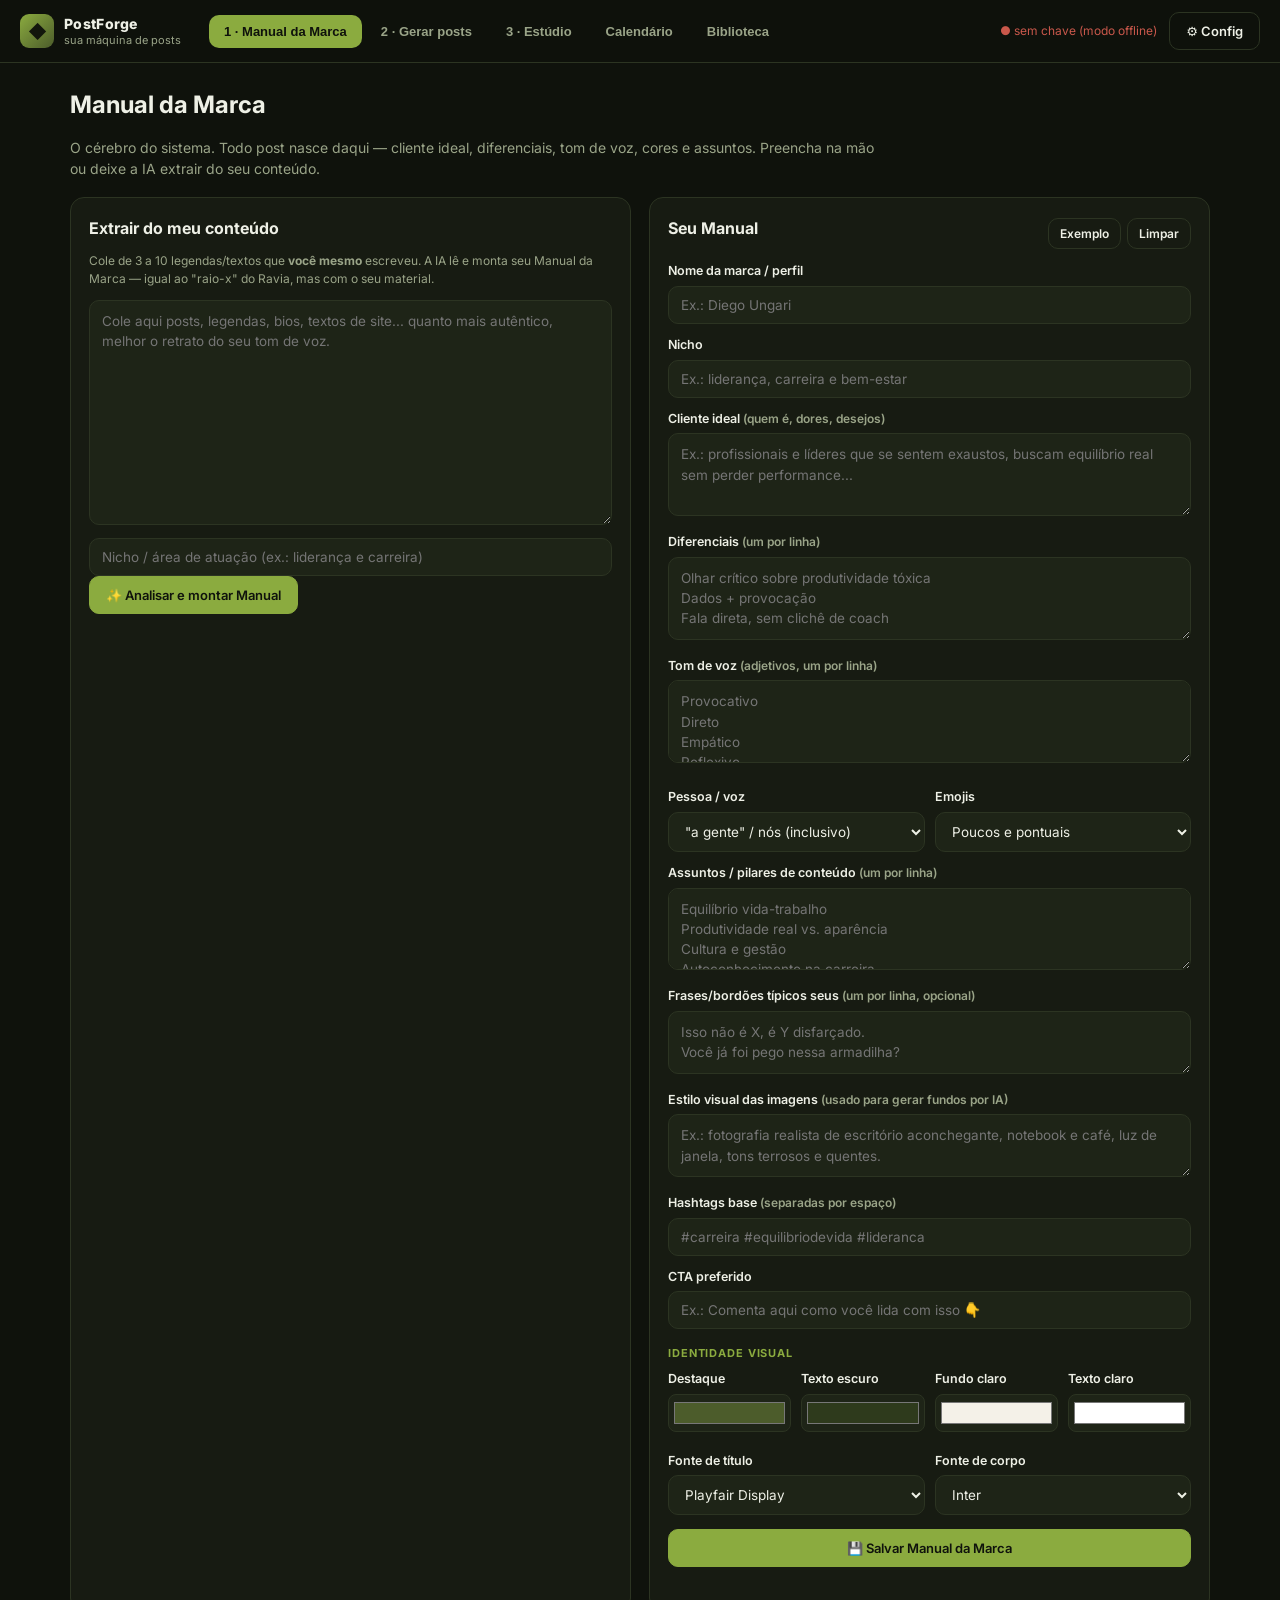
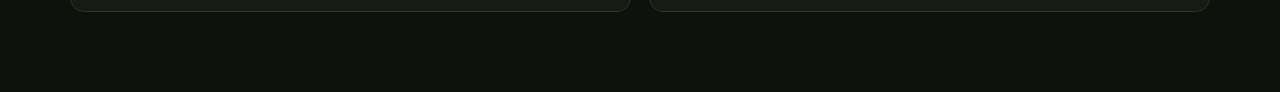
<file: index.html>
<!doctype html>
<html lang="pt-BR">
<head>
  <meta charset="utf-8" />
  <meta name="viewport" content="width=device-width, initial-scale=1" />
  <title>PostForge — Máquina de posts no seu tom de voz</title>
  <link rel="icon" href="data:image/svg+xml,%3Csvg xmlns='http://www.w3.org/2000/svg' viewBox='0 0 100 100'%3E%3Crect width='100' height='100' rx='22' fill='%234c5c2b'/%3E%3Ctext x='50' y='68' font-size='60' text-anchor='middle' fill='%23f4f1e8' font-family='Georgia,serif'%3E%E2%97%86%3C/text%3E%3C/svg%3E" />
  <meta name="description" content="Crie posts para Instagram alinhados ao seu perfil e tom de voz. Manual da Marca + IA + templates editáveis." />

  <!-- Fontes (CDN) -->
  <link rel="preconnect" href="https://fonts.googleapis.com" />
  <link rel="preconnect" href="https://fonts.gstatic.com" crossorigin />
  <link href="https://fonts.googleapis.com/css2?family=DM+Serif+Display:ital@0;1&family=Playfair+Display:ital,wght@0,500;0,700;0,900;1,600&family=Inter:wght@400;500;600;700;800&family=Poppins:wght@400;500;600;700;800&family=Bebas+Neue&family=Lora:ital@0;1&display=swap" rel="stylesheet" />

  <link rel="stylesheet" href="css/app.css" />
</head>
<body>
  <!-- ==================== TOPBAR ==================== -->
  <header class="topbar">
    <div class="brand">
      <div class="logo">◆</div>
      <div>
        <div class="brand-name">PostForge</div>
        <div class="brand-tag">sua máquina de posts</div>
      </div>
    </div>

    <nav class="tabs" id="tabs">
      <button class="tab is-active" data-view="manual">1 · Manual da Marca</button>
      <button class="tab" data-view="generate">2 · Gerar posts</button>
      <button class="tab" data-view="studio">3 · Estúdio</button>
      <button class="tab" data-view="calendar">Calendário</button>
      <button class="tab" data-view="library">Biblioteca</button>
    </nav>

    <div class="topbar-actions">
      <span class="key-status" id="keyStatus" title="Status da chave da API">● sem chave</span>
      <button class="btn btn-ghost" id="openSettings">⚙ Config</button>
    </div>
  </header>

  <main class="app">
    <!-- ==================== VIEW: MANUAL DA MARCA ==================== -->
    <section class="view is-active" id="view-manual">
      <div class="view-head">
        <h1>Manual da Marca</h1>
        <p class="muted">O cérebro do sistema. Todo post nasce daqui — cliente ideal, diferenciais, tom de voz, cores e assuntos. Preencha na mão ou deixe a IA extrair do seu conteúdo.</p>
      </div>

      <div class="grid-2">
        <!-- Coluna esquerda: extrair da IA -->
        <div class="card">
          <h2>Extrair do meu conteúdo</h2>
          <p class="muted small">Cole de 3 a 10 legendas/textos que <b>você mesmo</b> escreveu. A IA lê e monta seu Manual da Marca — igual ao "raio-x" do Ravia, mas com o seu material.</p>
          <textarea id="analyzeInput" rows="10" placeholder="Cole aqui posts, legendas, bios, textos de site... quanto mais autêntico, melhor o retrato do seu tom de voz."></textarea>
          <div class="row">
            <input id="analyzeNiche" type="text" placeholder="Nicho / área de atuação (ex.: liderança e carreira)" />
          </div>
          <button class="btn btn-primary" id="btnAnalyze">✨ Analisar e montar Manual</button>
          <div class="hint" id="analyzeHint"></div>
        </div>

        <!-- Coluna direita: formulário do manual -->
        <div class="card">
          <div class="card-head-row">
            <h2>Seu Manual</h2>
            <div class="card-head-actions">
              <button class="btn btn-ghost small" id="btnLoadSample">Exemplo</button>
              <button class="btn btn-ghost small" id="btnClearManual">Limpar</button>
            </div>
          </div>

          <label>Nome da marca / perfil</label>
          <input id="m_brand" type="text" placeholder="Ex.: Diego Ungari" />

          <label>Nicho</label>
          <input id="m_niche" type="text" placeholder="Ex.: liderança, carreira e bem-estar" />

          <label>Cliente ideal <span class="muted small">(quem é, dores, desejos)</span></label>
          <textarea id="m_client" rows="3" placeholder="Ex.: profissionais e líderes que se sentem exaustos, buscam equilíbrio real sem perder performance..."></textarea>

          <label>Diferenciais <span class="muted small">(um por linha)</span></label>
          <textarea id="m_diff" rows="3" placeholder="Olhar crítico sobre produtividade tóxica&#10;Dados + provocação&#10;Fala direta, sem clichê de coach"></textarea>

          <label>Tom de voz <span class="muted small">(adjetivos, um por linha)</span></label>
          <textarea id="m_tone" rows="3" placeholder="Provocativo&#10;Direto&#10;Empático&#10;Reflexivo&#10;Coloquial brasileiro"></textarea>

          <div class="row">
            <div>
              <label>Pessoa / voz</label>
              <select id="m_person">
                <option value="Fala como 'a gente' / nós, incluindo o leitor">"a gente" / nós (inclusivo)</option>
                <option value="Fala em primeira pessoa (eu)">1ª pessoa (eu)</option>
                <option value="Fala direto com 'você'">2ª pessoa (você)</option>
              </select>
            </div>
            <div>
              <label>Emojis</label>
              <select id="m_emoji">
                <option value="poucos e pontuais">Poucos e pontuais</option>
                <option value="nenhum">Nenhum</option>
                <option value="moderado">Moderado</option>
                <option value="muitos">Muitos</option>
              </select>
            </div>
          </div>

          <label>Assuntos / pilares de conteúdo <span class="muted small">(um por linha)</span></label>
          <textarea id="m_topics" rows="3" placeholder="Equilíbrio vida-trabalho&#10;Produtividade real vs. aparência&#10;Cultura e gestão&#10;Autoconhecimento na carreira"></textarea>

          <label>Frases/bordões típicos seus <span class="muted small">(um por linha, opcional)</span></label>
          <textarea id="m_phrases" rows="2" placeholder="Isso não é X, é Y disfarçado.&#10;Você já foi pego nessa armadilha?"></textarea>

          <label>Estilo visual das imagens <span class="muted small">(usado para gerar fundos por IA)</span></label>
          <textarea id="m_visual" rows="2" placeholder="Ex.: fotografia realista de escritório aconchegante, notebook e café, luz de janela, tons terrosos e quentes."></textarea>

          <label>Hashtags base <span class="muted small">(separadas por espaço)</span></label>
          <input id="m_hashtags" type="text" placeholder="#carreira #equilibriodevida #lideranca" />

          <label>CTA preferido</label>
          <input id="m_cta" type="text" placeholder="Ex.: Comenta aqui como você lida com isso 👇" />

          <h3 class="section-label">Identidade visual</h3>
          <div class="palette-row">
            <div class="color-field"><label>Destaque</label><input type="color" id="c_accent" value="#4c5c2b" /></div>
            <div class="color-field"><label>Texto escuro</label><input type="color" id="c_dark" value="#2e3a1c" /></div>
            <div class="color-field"><label>Fundo claro</label><input type="color" id="c_light" value="#f4f1e8" /></div>
            <div class="color-field"><label>Texto claro</label><input type="color" id="c_ontext" value="#ffffff" /></div>
          </div>
          <div class="row">
            <div>
              <label>Fonte de título</label>
              <select id="f_head">
                <option>Playfair Display</option>
                <option>DM Serif Display</option>
                <option>Lora</option>
                <option>Poppins</option>
                <option>Bebas Neue</option>
                <option>Inter</option>
              </select>
            </div>
            <div>
              <label>Fonte de corpo</label>
              <select id="f_body">
                <option>Inter</option>
                <option>Poppins</option>
                <option>Lora</option>
              </select>
            </div>
          </div>

          <button class="btn btn-primary block" id="btnSaveManual">💾 Salvar Manual da Marca</button>
          <div class="hint" id="manualHint"></div>
        </div>
      </div>
    </section>

    <!-- ==================== VIEW: GERAR ==================== -->
    <section class="view" id="view-generate">
      <div class="view-head">
        <h1>Gerar posts</h1>
        <p class="muted">Diga o tema (ou peça ideias). A IA escreve título, legenda no seu tom, hashtags e explica <i>por que</i> o post funciona — como as sugestões do Ravia.</p>
      </div>

      <div class="card generate-bar">
        <div class="row">
          <input id="g_topic" type="text" placeholder="Tema do post (ex.: por que trabalhar mais horas não é produtividade)" />
          <select id="g_format">
            <option value="imagem-unica">Imagem única</option>
            <option value="quote">Frase de impacto</option>
            <option value="checklist">Checklist / lista</option>
            <option value="carrossel">Carrossel</option>
          </select>
        </div>
        <div class="row">
          <select id="g_objective">
            <option value="engajamento">Objetivo: engajamento / debate</option>
            <option value="autoridade">Objetivo: autoridade / educar</option>
            <option value="conexao">Objetivo: conexão / história</option>
            <option value="conversao">Objetivo: conversão / oferta</option>
          </select>
          <select id="g_count">
            <option value="1">1 post</option>
            <option value="3" selected>3 posts</option>
            <option value="5">5 posts</option>
          </select>
          <button class="btn btn-ghost" id="btnIdeas" title="Gerar ideias de tema a partir dos seus pilares">💡 Ideias</button>
          <button class="btn btn-primary" id="btnGenerate">⚡ Gerar</button>
        </div>
        <div class="hint" id="genHint"></div>
      </div>

      <div id="genResults" class="results"></div>
    </section>

    <!-- ==================== VIEW: STUDIO ==================== -->
    <section class="view" id="view-studio">
      <div class="view-head">
        <h1>Estúdio</h1>
        <p class="muted">Escolha a variação de template, edite tudo e exporte em PNG (1080×1350).</p>
      </div>

      <div class="studio">
        <!-- preview -->
        <div class="studio-canvas">
          <div class="canvas-frame" id="canvasFrame">
            <div class="post-card" id="postCard"><!-- template renderiza aqui --></div>
          </div>
          <div class="canvas-actions">
            <button class="btn btn-ghost" id="btnZoomOut">−</button>
            <span id="zoomLabel">62%</span>
            <button class="btn btn-ghost" id="btnZoomIn">+</button>
            <span class="spacer"></span>
            <button class="btn btn-primary" id="btnExport">⬇ Exportar PNG</button>
          </div>
        </div>

        <!-- controles -->
        <aside class="studio-panel">
          <div class="panel-tabs">
            <button class="ptab is-active" data-panel="variacoes">Variações</button>
            <button class="ptab" data-panel="texto">Texto</button>
            <button class="ptab" data-panel="cores">Cores</button>
            <button class="ptab" data-panel="foto">Foto</button>
            <button class="ptab" data-panel="legenda">Legenda</button>
          </div>

          <div class="panel-body">
            <div class="panel is-active" id="panel-variacoes">
              <p class="muted small">Variações de modelo para este post</p>
              <div class="variants" id="variantList"></div>
            </div>

            <div class="panel" id="panel-texto">
              <label>Título</label>
              <textarea id="e_headline" rows="2"></textarea>
              <label>Palavras em destaque <span class="muted small">(separadas por vírgula — ganham a caixa colorida)</span></label>
              <input id="e_highlight" type="text" placeholder="ex.: produzir mais" />
              <label>Subtítulo / corpo na imagem</label>
              <textarea id="e_sub" rows="3"></textarea>
              <div id="itemsEditor" class="items-editor" hidden>
                <label>Itens da lista <span class="muted small">(um por linha)</span></label>
                <textarea id="e_items" rows="5"></textarea>
              </div>
              <label>Tamanho do título</label>
              <input type="range" id="e_headsize" min="48" max="130" value="86" />
              <label>Alinhamento</label>
              <select id="e_align"><option value="left">Esquerda</option><option value="center">Centro</option></select>
            </div>

            <div class="panel" id="panel-cores">
              <div class="palette-row">
                <div class="color-field"><label>Destaque</label><input type="color" id="s_accent" /></div>
                <div class="color-field"><label>Texto escuro</label><input type="color" id="s_dark" /></div>
                <div class="color-field"><label>Fundo</label><input type="color" id="s_light" /></div>
                <div class="color-field"><label>Texto claro</label><input type="color" id="s_ontext" /></div>
              </div>
              <label>Escurecer foto (overlay)</label>
              <input type="range" id="s_overlay" min="0" max="80" value="35" />
              <label>Fonte de título</label>
              <select id="s_fhead"><option>Playfair Display</option><option>DM Serif Display</option><option>Lora</option><option>Poppins</option><option>Bebas Neue</option><option>Inter</option></select>
            </div>

            <div class="panel" id="panel-foto">
              <p class="muted small">Fundo do post</p>
              <div class="row">
                <button class="btn btn-ghost small" id="btnUploadPhoto">📁 Enviar foto</button>
                <button class="btn btn-ghost small" id="btnUnsplash">🔎 Buscar (Unsplash)</button>
              </div>
              <input type="file" id="photoFile" accept="image/*" hidden />
              <input id="photoQuery" type="text" placeholder="palavra-chave da foto (ex.: home office)" />
              <input id="photoUrl" type="text" placeholder="ou cole a URL de uma imagem" />
              <button class="btn btn-ghost small block" id="btnApplyUrl">Aplicar URL</button>
              <label>Ou fundo em degradê (sem foto)</label>
              <button class="btn btn-ghost small block" id="btnGradient">Usar degradê da marca</button>

              <hr style="border:none;border-top:1px solid var(--line);margin:16px 0" />
              <p class="muted small">🖼 Gerar imagem com IA</p>
              <textarea id="imgPrompt" rows="3" placeholder="descreva a imagem de fundo (cena, clima, luz)..."></textarea>
              <div class="row">
                <button class="btn btn-ghost small" id="btnSuggestPrompt">✨ Sugerir</button>
                <button class="btn btn-primary small" id="btnGenImage">Gerar imagem</button>
              </div>
              <div class="hint small" id="imgHint"></div>
            </div>

            <div class="panel" id="panel-legenda">
              <label>Legenda</label>
              <textarea id="e_caption" rows="10"></textarea>
              <label>Hashtags</label>
              <textarea id="e_tags" rows="2"></textarea>
              <div class="row">
                <button class="btn btn-ghost small" id="btnCopyCaption">📋 Copiar legenda</button>
                <button class="btn btn-ghost small" id="btnRewrite">🔁 Reescrever (IA)</button>
              </div>
              <div class="why" id="whyBox"></div>
            </div>
          </div>
          <button class="btn btn-primary block" id="btnSaveToLibrary">★ Salvar na biblioteca</button>
        </aside>
      </div>
    </section>

    <!-- ==================== VIEW: CALENDAR ==================== -->
    <section class="view" id="view-calendar">
      <div class="view-head">
        <h1>Calendário de conteúdo</h1>
        <p class="muted">Planeje um lote de posts a partir dos seus pilares. A IA distribui temas, ângulos e formatos ao longo dos dias. Gere cada post com 1 clique e exporte o plano.</p>
      </div>

      <div class="card">
        <div class="row">
          <div>
            <label>Início</label>
            <input id="cal_start" type="date" />
          </div>
          <div>
            <label>Quantidade</label>
            <select id="cal_count"><option>8</option><option selected>12</option><option>20</option><option>30</option></select>
          </div>
          <div>
            <label>Frequência</label>
            <select id="cal_freq">
              <option value="1">Diária</option>
              <option value="2" selected>3x por semana</option>
              <option value="3">2x por semana</option>
              <option value="7">Semanal</option>
            </select>
          </div>
          <div>
            <label>Objetivo geral</label>
            <select id="cal_objective">
              <option value="mix equilibrado de engajamento, autoridade e conexão">Mix equilibrado</option>
              <option value="engajamento e debate">Engajamento</option>
              <option value="autoridade e educação">Autoridade</option>
              <option value="conexão e história pessoal">Conexão</option>
            </select>
          </div>
        </div>
        <div class="row">
          <button class="btn btn-primary" id="btnPlan">🗓 Gerar plano</button>
          <button class="btn btn-ghost" id="btnExportCSV">⬇ CSV</button>
          <button class="btn btn-ghost" id="btnExportICS">⬇ .ics (agenda)</button>
          <button class="btn btn-ghost" id="btnClearCal">Limpar</button>
        </div>
        <div class="hint" id="calHint"></div>
      </div>

      <div id="calList" class="cal-list"></div>
    </section>

    <!-- ==================== VIEW: LIBRARY ==================== -->
    <section class="view" id="view-library">
      <div class="view-head">
        <h1>Biblioteca</h1>
        <p class="muted">Seus posts salvos. Clique para reabrir no Estúdio.</p>
      </div>
      <div id="libraryGrid" class="results"></div>
    </section>
  </main>

  <!-- ==================== MODAL: SETTINGS ==================== -->
  <div class="modal" id="settingsModal" hidden>
    <div class="modal-card">
      <div class="modal-head"><h2>Configurações</h2><button class="icon-btn" id="closeSettings">✕</button></div>
      <label>Chave da API da Anthropic <span class="muted small">(fica só no seu navegador)</span></label>
      <input id="apiKey" type="password" placeholder="sk-ant-..." />
      <label>Modelo</label>
      <select id="modelSelect">
        <option value="claude-sonnet-5">Claude Sonnet 5 (rápido, recomendado)</option>
        <option value="claude-opus-5">Claude Opus 5 (mais criativo)</option>
        <option value="claude-haiku-4-5-20251001">Claude Haiku 4.5 (mais barato)</option>
      </select>
      <p class="muted small">A chave é guardada em <code>localStorage</code> e enviada apenas para <code>api.anthropic.com</code>. Pegue uma em console.anthropic.com. Sem chave, o app usa um gerador de reserva (offline) mais simples.</p>

      <h3 class="section-label">Imagens de fundo por IA</h3>
      <label>Gerador de imagem</label>
      <select id="imgProvider">
        <option value="pollinations">Pollinations — grátis, sem chave</option>
        <option value="openai">OpenAI (gpt-image-1) — precisa de chave</option>
      </select>
      <label>Chave OpenAI <span class="muted small">(opcional, só p/ imagens)</span></label>
      <input id="openaiKey" type="password" placeholder="sk-..." />

      <button class="btn btn-primary block" id="saveSettings">Salvar</button>
    </div>
  </div>

  <div id="toast" class="toast" hidden></div>

  <!-- html2canvas para exportar PNG (local, sem depender de CDN) -->
  <script src="vendor/html2canvas.min.js"></script>

  <!-- App (scripts clássicos, funcionam abrindo o arquivo direto) -->
  <script src="js/store.js"></script>
  <script src="js/prompts.js"></script>
  <script src="js/ai.js"></script>
  <script src="js/image.js"></script>
  <script src="js/templates.js"></script>
  <script src="js/studio.js"></script>
  <script src="js/calendar.js"></script>
  <script src="js/app.js"></script>
</body>
</html>
</file>
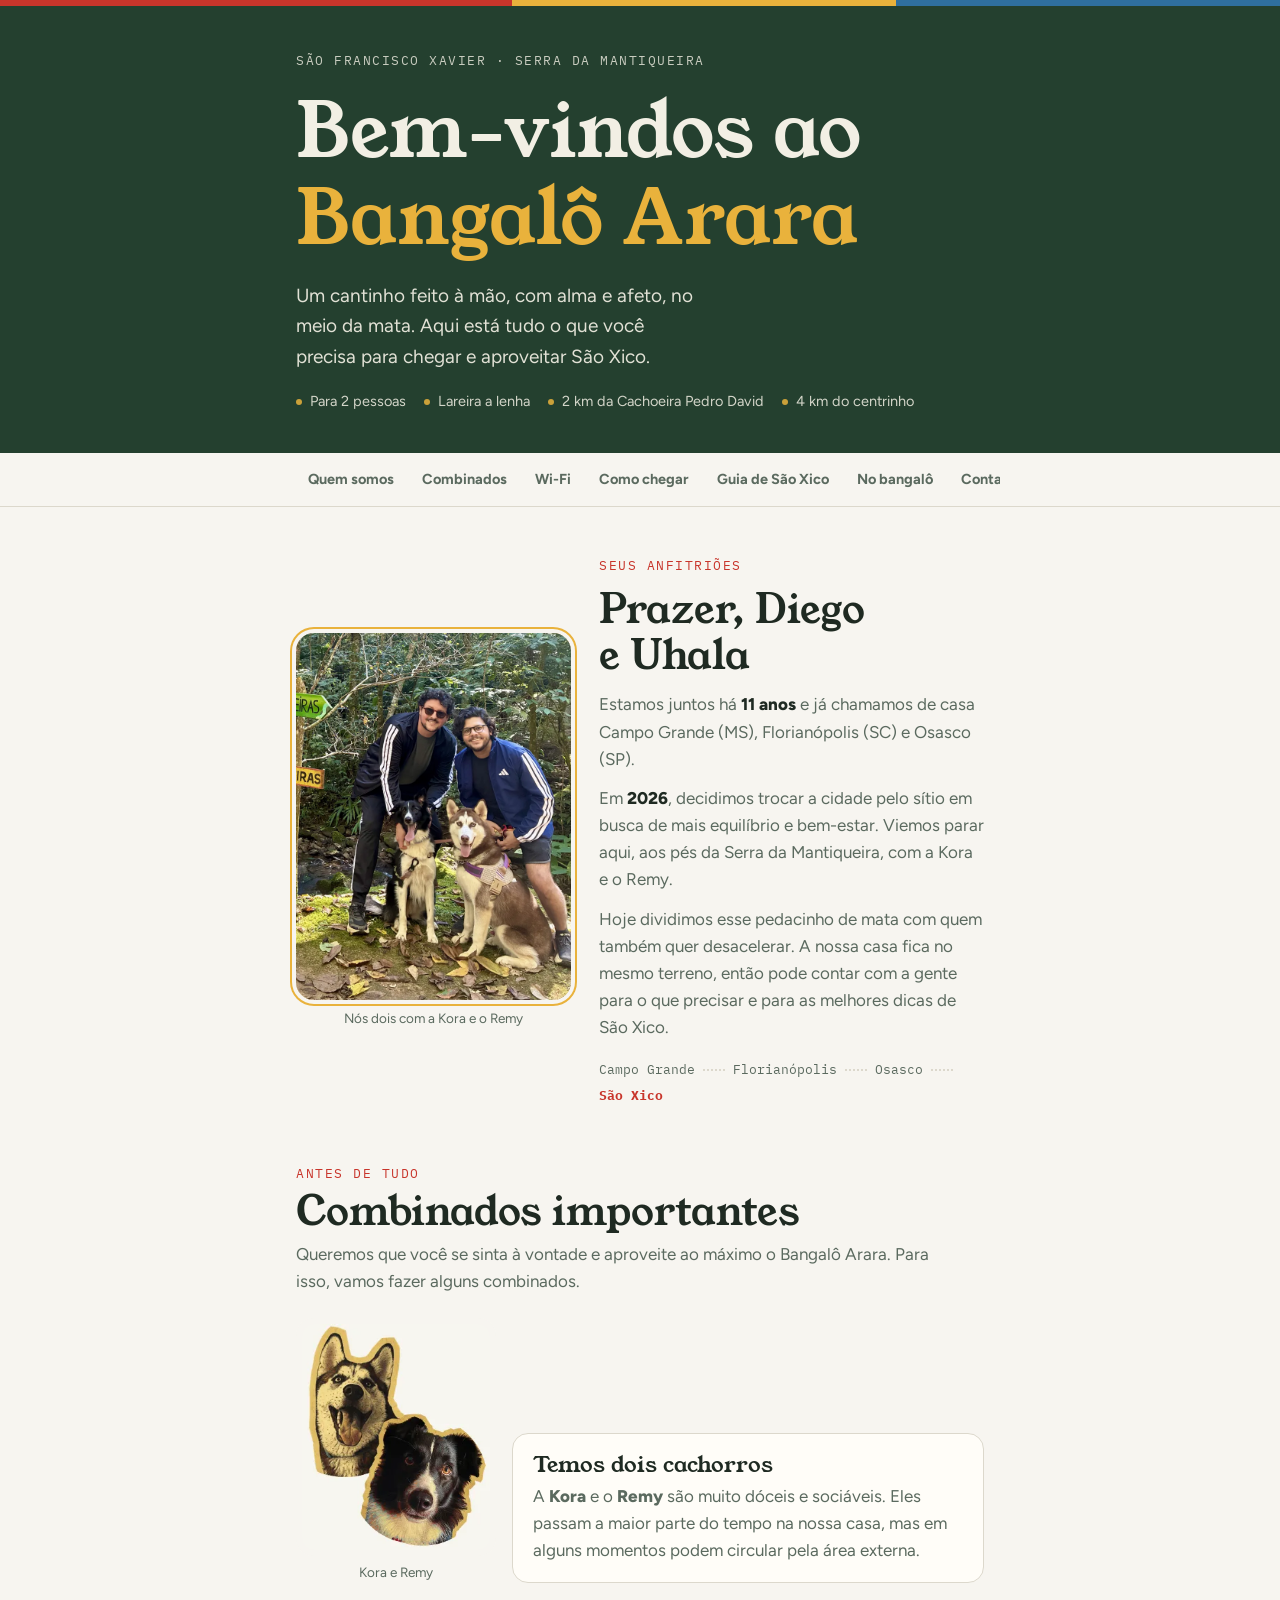
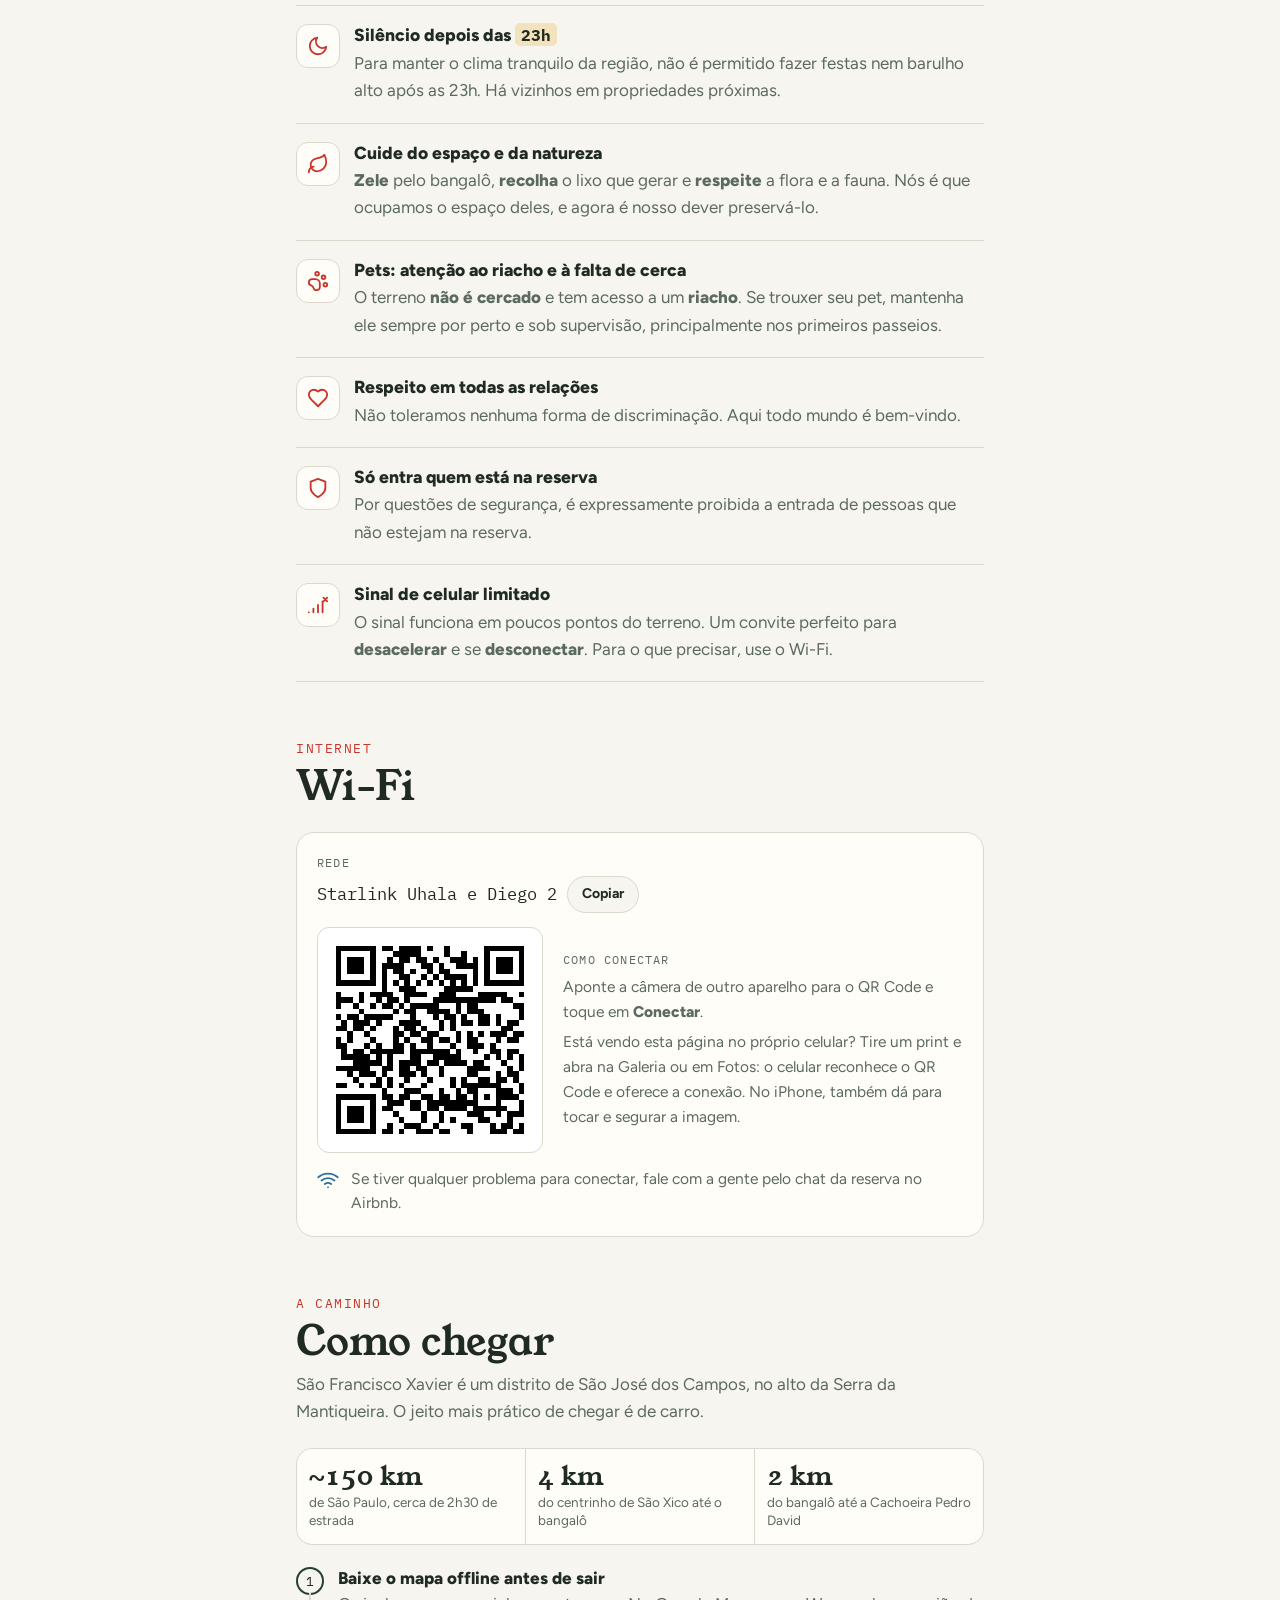
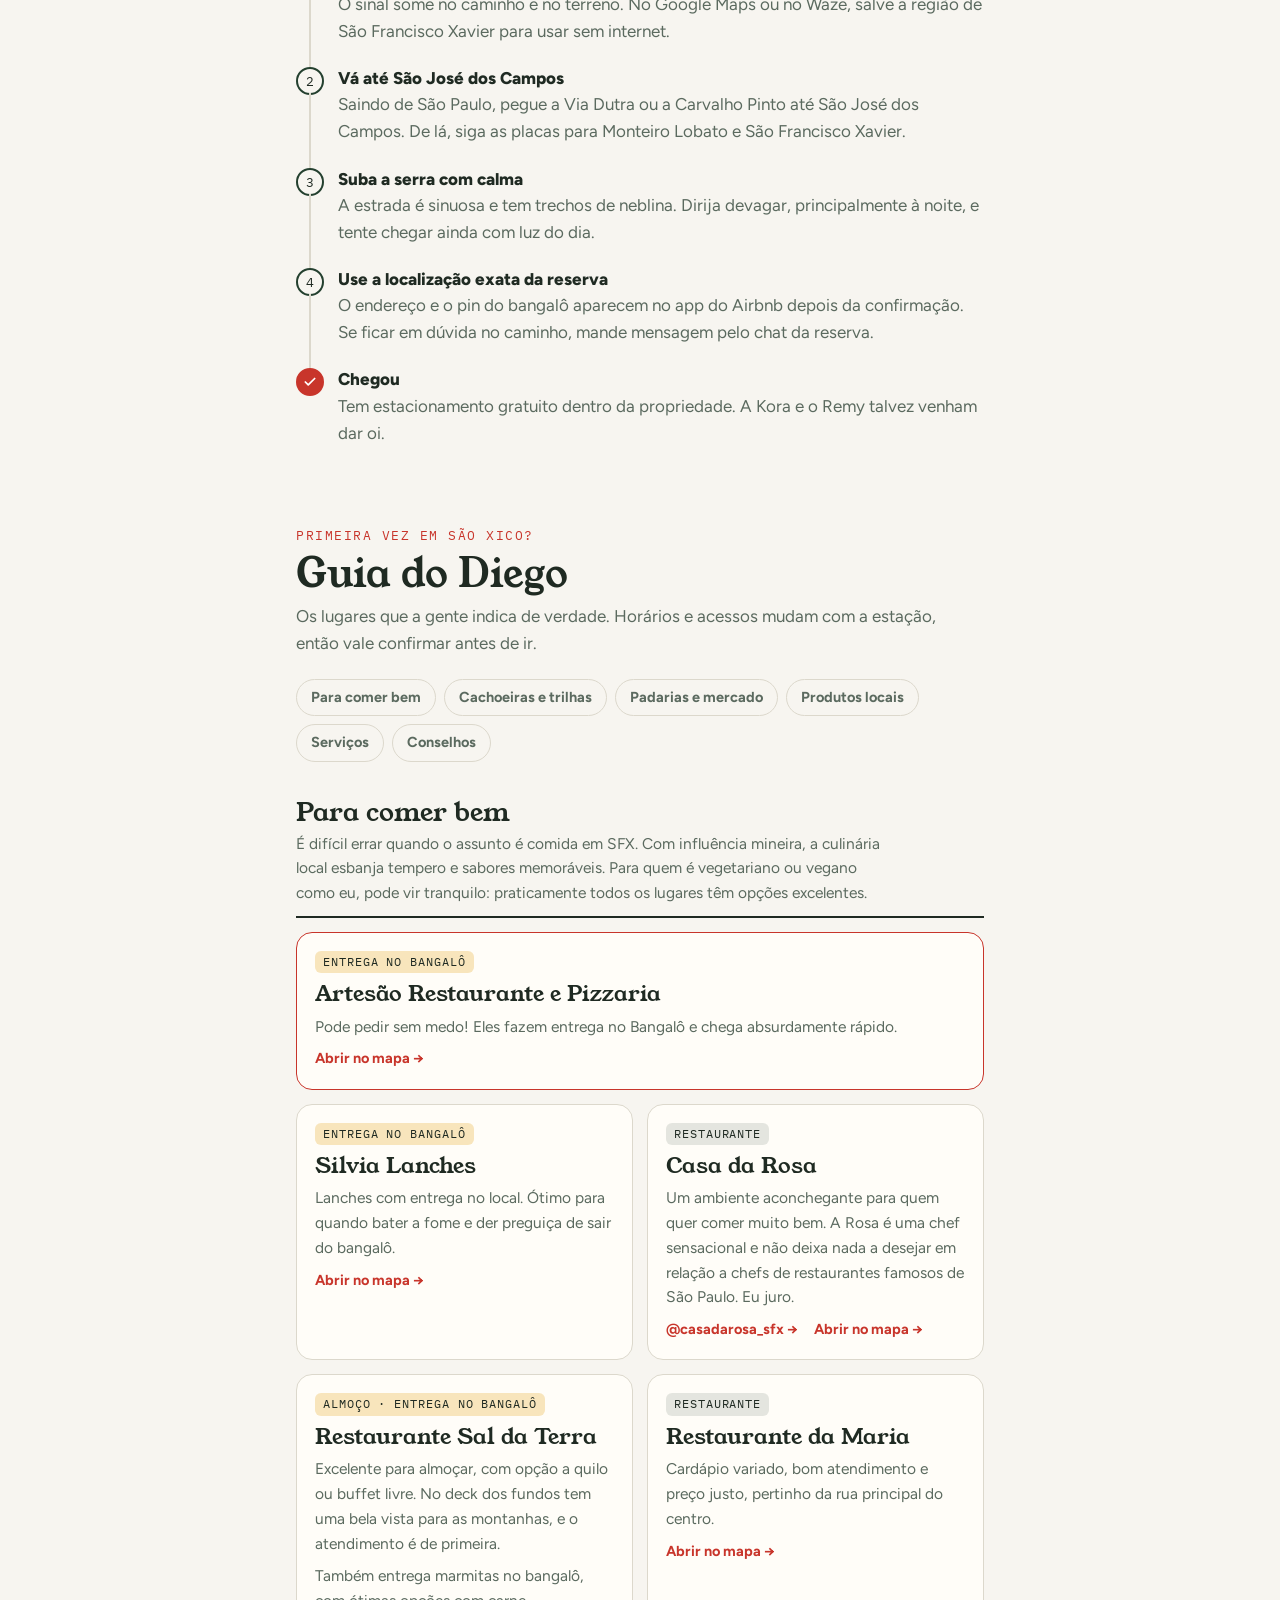
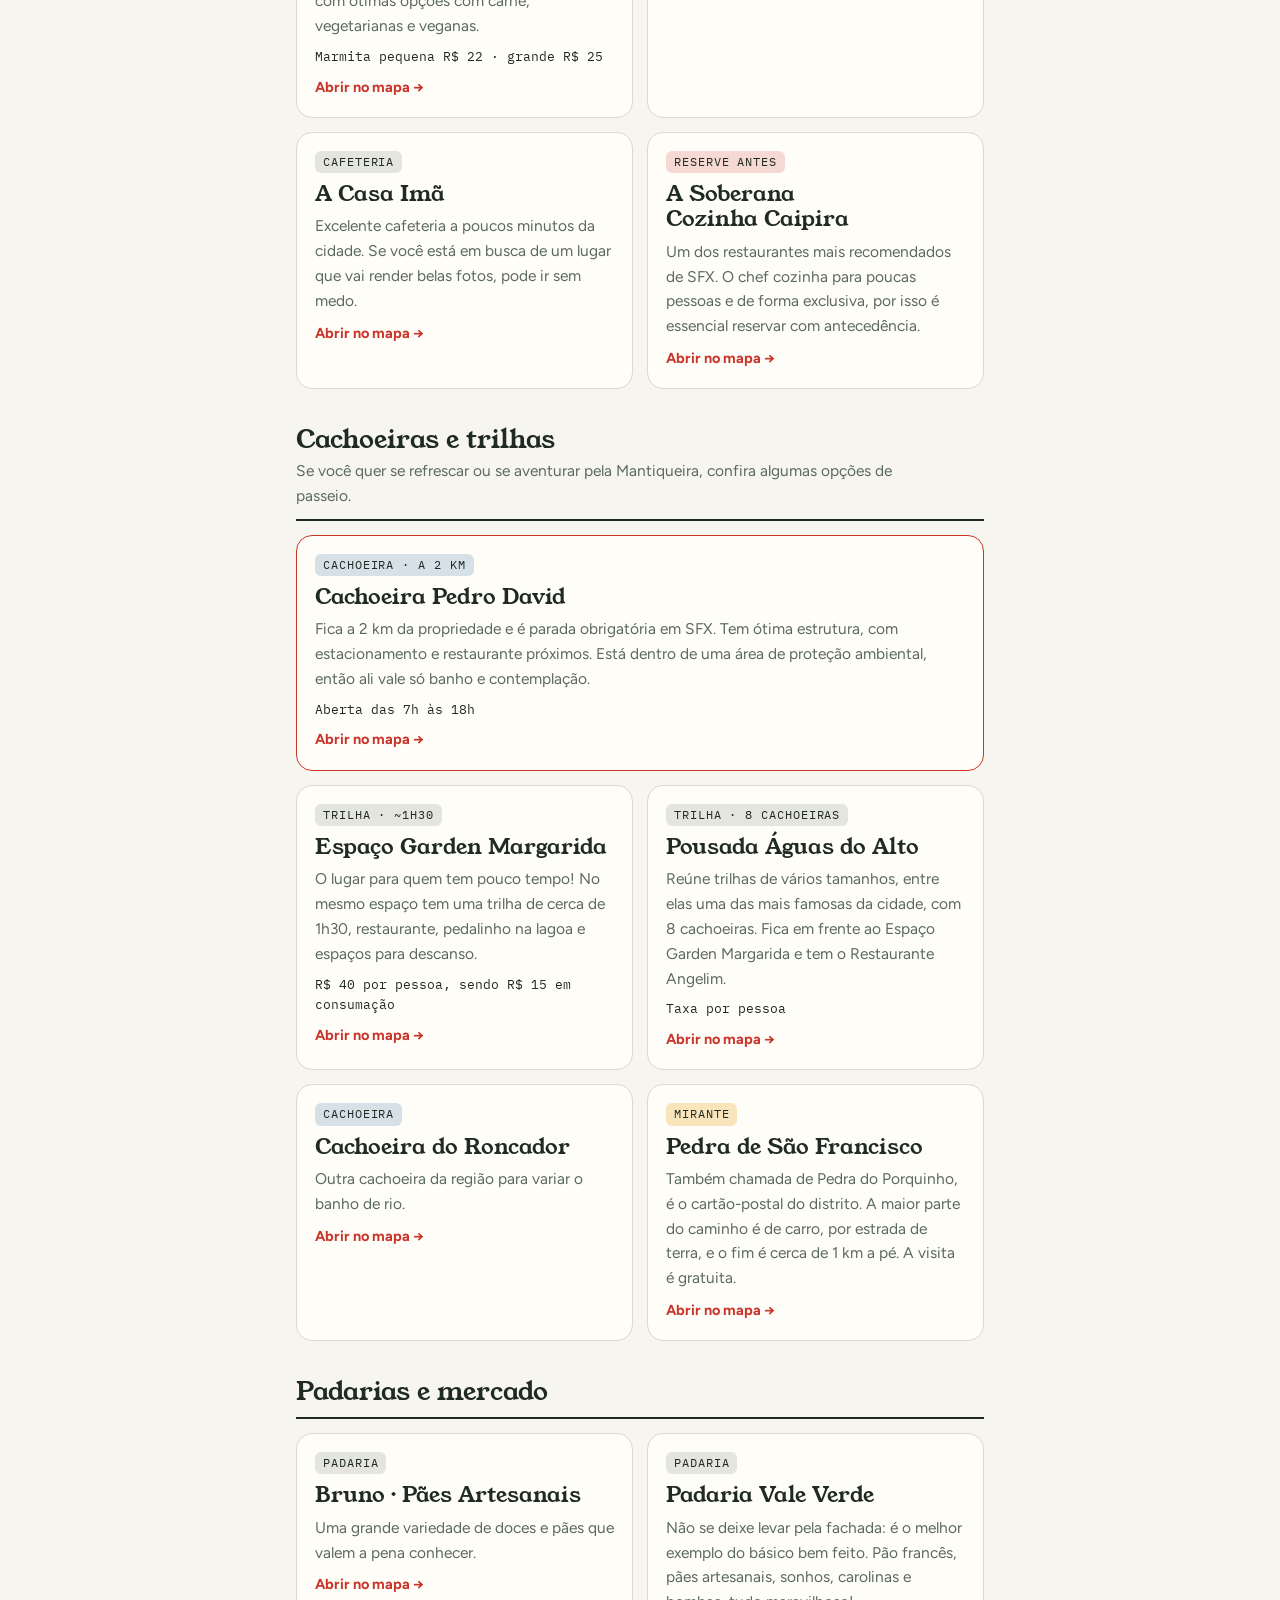
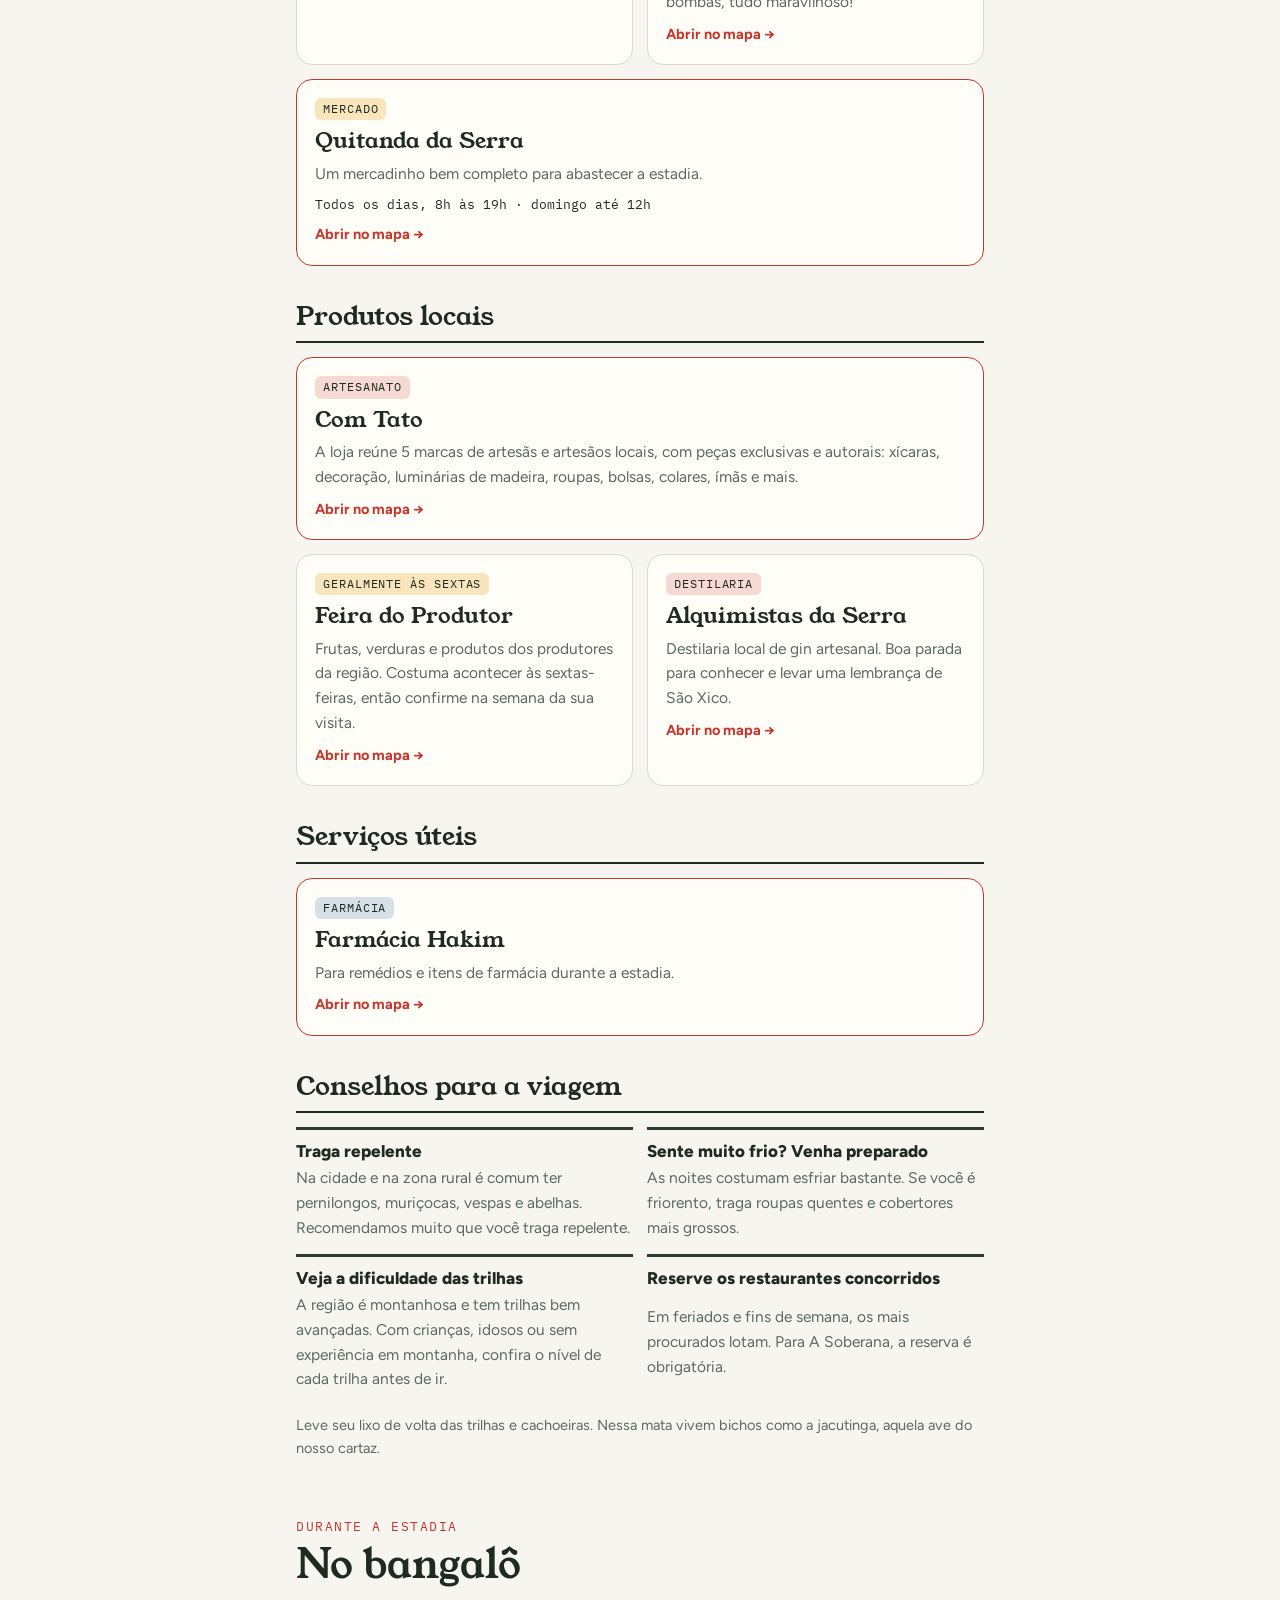
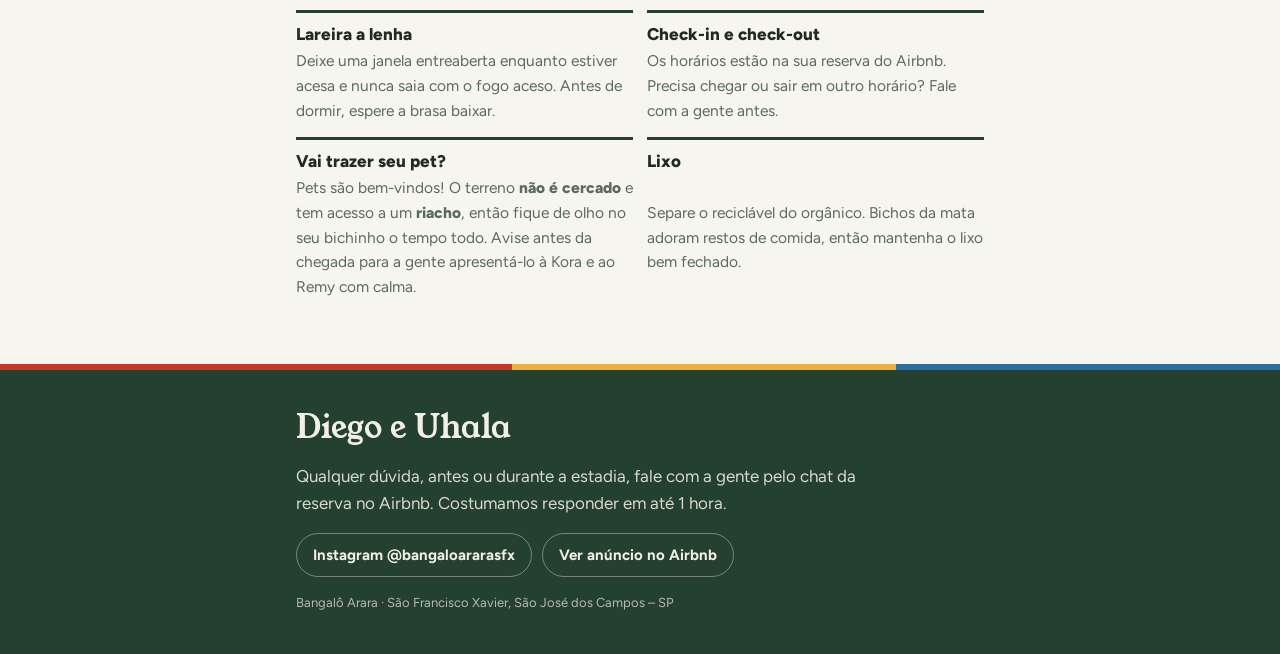
<file: bangalo-arara/index.html>
<!doctype html>
<html lang="pt-BR">
<head>
<meta charset="utf-8">
<meta name="viewport" content="width=device-width, initial-scale=1, viewport-fit=cover">
<title>Bangalô Arara</title>
<meta name="description" content="Guia do hóspede do Bangalô Arara em São Francisco Xavier: combinados da casa, Wi-Fi, como chegar e dicas de São Xico.">
<meta name="robots" content="noindex, nofollow">
<meta property="og:type" content="website">
<meta property="og:locale" content="pt_BR">
<meta property="og:title" content="Bangalô Arara · Guia do hóspede">
<meta property="og:description" content="Guia do hóspede do Bangalô Arara em São Francisco Xavier: combinados da casa, Wi-Fi, como chegar e dicas de São Xico.">
<meta property="og:url" content="https://diegoungari04.github.io/Social-Media/bangalo-arara/">
<style>
:root{padding-top:env(safe-area-inset-top,0px);padding-bottom:env(safe-area-inset-bottom,0px)}
body{margin:0}
img{max-width:100%}
[hidden]{display:none!important}
</style>
<meta name="claude:viewport-fit-sides" content="cover">
<link rel="preconnect" href="https://fonts.googleapis.com">
<link rel="preconnect" href="https://fonts.gstatic.com" crossorigin>
<link rel="stylesheet" href="https://fonts.googleapis.com/css2?family=Young+Serif&family=Figtree:wght@400;500;700;800&family=IBM+Plex+Mono:wght@500&display=swap">
<style>
/* Layout: guia de bolso, uma coluna estreita com faixas de mata; adesivos recortados do cartaz antigo */
:root{
  --paper:#f7f5f0;
  --card:#fffdf8;
  --ink:#1f2a22;
  --muted:#5b6a5f;
  --line:#dcd8cc;
  --mata:#24402f;
  --mata-ink:#f2efe4;
  --arara:#c8352b;
  --sol:#e9b23c;
  --ceu:#2f6f9f;
  --f-display:"Young Serif", Georgia, "Times New Roman", serif;
  --f-body:"Figtree", system-ui, -apple-system, "Segoe UI", sans-serif;
  --f-mono:"IBM Plex Mono", ui-monospace, Menlo, monospace;
}
@media (prefers-color-scheme: dark){:root:not([data-theme="light"]){
  --paper:#141b16; --card:#1c251f; --ink:#ece8dc; --muted:#a7b2a9; --line:#2f3b33;
  --mata:#0e1510; --mata-ink:#ece8dc; --arara:#ef6a5c; --sol:#f0c260; --ceu:#7fb4dc; color-scheme:dark}}
:root[data-theme="dark"]{
  --paper:#141b16; --card:#1c251f; --ink:#ece8dc; --muted:#a7b2a9; --line:#2f3b33;
  --mata:#0e1510; --mata-ink:#ece8dc; --arara:#ef6a5c; --sol:#f0c260; --ceu:#7fb4dc; color-scheme:dark}

*{box-sizing:border-box}
html{scroll-behavior:smooth;scroll-padding-top:64px}
@media (prefers-reduced-motion: reduce){html{scroll-behavior:auto}}
body{background:var(--paper);color:var(--ink);font-family:var(--f-body);font-size:17px;line-height:1.6}
.wrap{max-width:720px;margin:0 auto;padding-left:max(16px, env(safe-area-inset-left, 0px));padding-right:max(16px, env(safe-area-inset-right, 0px))}
a{color:inherit}
a:focus-visible,button:focus-visible{outline:3px solid var(--sol);outline-offset:2px;border-radius:4px}
h1,h2,h3{font-family:var(--f-display);font-weight:400;line-height:1.15;text-wrap:balance;margin:0}
p{margin:0}
strong{font-weight:800}

/* stripe: as penas da arara */
.feathers{height:6px;background:linear-gradient(90deg,var(--arara) 0 40%,var(--sol) 40% 70%,var(--ceu) 70% 100%)}

/* hero */
.hero{background:var(--mata);color:var(--mata-ink)}
.hero .wrap{padding-block:44px 40px;display:grid;gap:18px}
.eyebrow{font-family:var(--f-mono);font-size:12.5px;letter-spacing:.12em;text-transform:uppercase;opacity:.8}
.hero h1{font-size:clamp(44px,11vw,76px)}
.hero h1 em{font-style:normal;color:var(--sol)}
.hero p.lede{font-size:19px;max-width:34ch;opacity:.92}
.facts{display:flex;flex-wrap:wrap;gap:8px 18px;font-size:14.5px;opacity:.85;padding:0;margin:0;list-style:none}
.facts li::before{content:"";display:inline-block;width:6px;height:6px;border-radius:50%;background:var(--sol);margin-right:8px;vertical-align:middle}

/* nav */
nav{position:sticky;top:env(safe-area-inset-top, 0px);z-index:5;background:var(--paper);border-bottom:1px solid var(--line)}
body::before{content:"";position:fixed;inset:0 0 auto;height:env(safe-area-inset-top, 0px);z-index:10;background:var(--paper)}
nav .wrap{display:flex;gap:4px;overflow-x:auto;scrollbar-width:none;padding-block:8px}
nav .wrap::-webkit-scrollbar{display:none}
nav a{flex:none;text-decoration:none;font-weight:700;font-size:14.5px;padding:7px 12px;border-radius:999px;color:var(--muted)}
nav a:hover{background:var(--card);color:var(--ink)}

section{padding-block:48px 8px}
section > .wrap{display:grid;gap:22px}
.sec-head{display:grid;gap:6px}
.sec-head .eyebrow{color:var(--arara);opacity:1}
.sec-head h2{font-size:clamp(30px,6.5vw,40px)}
.sec-head p{color:var(--muted);max-width:60ch}

/* anfitriões */
.about{display:grid;grid-template-columns:minmax(0,5fr) minmax(0,7fr);gap:28px;align-items:center}
@media (max-width:640px){.about{grid-template-columns:1fr;gap:20px}}
.about-photo{margin:0;display:grid;gap:8px}
.about-photo img{display:block;width:100%;height:auto;aspect-ratio:3/4;object-fit:cover;border-radius:18px;box-shadow:0 0 0 4px var(--paper),0 0 0 6px var(--sol)}
@media (max-width:640px){.about-photo img{aspect-ratio:4/5}}
.about-photo figcaption{font-size:13.5px;color:var(--muted);text-align:center}
.about-text{display:grid;gap:12px;min-width:0}
.about-text .eyebrow{color:var(--arara);opacity:1}
.about-text h2{font-size:clamp(30px,6.5vw,40px)}
.about-text p{color:var(--muted);max-width:60ch}
.about-text strong{color:var(--ink)}
.trail{list-style:none;margin:6px 0 0;padding:0;display:flex;flex-wrap:wrap;gap:6px 0;font-family:var(--f-mono);font-size:13px;color:var(--muted)}
.trail li{display:flex;align-items:center}
.trail li:not(:last-child)::after{content:"";width:22px;height:0;border-top:2px dotted var(--line);margin:0 8px}
.trail li:last-child strong{color:var(--arara)}

/* combinados */
.rules{list-style:none;margin:0;padding:0;display:grid;gap:0;border-top:1px solid var(--line)}
.rule{display:grid;grid-template-columns:44px 1fr;gap:14px;padding:18px 0;border-bottom:1px solid var(--line)}
.rule .ic{width:44px;height:44px;border-radius:12px;display:grid;place-items:center;background:var(--card);border:1px solid var(--line);color:var(--arara)}
.rule .ic svg{width:22px;height:22px}
.rule h3{font-family:var(--f-body);font-weight:800;font-size:17.5px;line-height:1.3;margin-bottom:3px}
.rule p{color:var(--muted)}
.rule > div{min-width:0}
.time{font-family:var(--f-mono);font-size:.92em;color:var(--ink);background:color-mix(in srgb,var(--sol) 28%,transparent);padding:1px 6px;border-radius:5px}

.stickers{display:flex;align-items:flex-end;gap:16px;flex-wrap:wrap}
.stickers img{display:block;height:auto}
.stickers figure{margin:0;display:grid;gap:6px;justify-items:center}
.stickers figcaption{font-size:13.5px;color:var(--muted)}
.stickers .sticker{background:#f7f5f0;border-radius:18px;padding:6px}
.pet-note{flex:1 1 240px;min-width:0;background:var(--card);border:1px solid var(--line);border-radius:16px;padding:18px 20px;display:grid;gap:6px}
.pet-note h3{font-size:22px}
.pet-note p{color:var(--muted)}

/* wifi */
.wifi{background:var(--card);border:1px solid var(--line);border-radius:18px;padding:20px;display:grid;gap:14px}
.kv{display:grid;gap:4px}
.kv .k{font-family:var(--f-mono);font-size:12px;letter-spacing:.1em;text-transform:uppercase;color:var(--muted)}
.kv .row{display:flex;gap:10px;align-items:center;flex-wrap:wrap}
.kv .v{font-family:var(--f-mono);font-size:17px;word-break:break-all;user-select:all;min-width:0}
.copy{font:inherit;font-size:14px;font-weight:700;border:1px solid var(--line);background:var(--paper);color:var(--ink);border-radius:999px;padding:6px 14px;cursor:pointer}
.copy:hover{border-color:var(--muted)}
.copy.ok{background:var(--mata);color:var(--mata-ink);border-color:var(--mata)}
.signal{display:flex;gap:12px;align-items:flex-start;color:var(--muted);font-size:15.5px}
.signal svg{flex:none;width:22px;height:22px;color:var(--ceu);margin-top:2px}
.qr-row{display:flex;gap:20px;align-items:center;flex-wrap:wrap}
.qr{display:block;width:200px;height:200px;background:#fff;padding:12px;border-radius:12px;border:1px solid var(--line);image-rendering:pixelated;box-sizing:content-box}
.qr-help{flex:1 1 240px;min-width:0;display:grid;gap:6px}
.qr-help .k{font-family:var(--f-mono);font-size:12px;letter-spacing:.1em;text-transform:uppercase;color:var(--muted)}
.qr-help p{color:var(--muted);font-size:15.5px}

/* como chegar */
.route{list-style:none;margin:0;padding:0;display:grid;gap:0;position:relative}
.route li{display:grid;grid-template-columns:28px 1fr;gap:14px;padding-bottom:22px;position:relative}
.route li::before{content:"";position:absolute;left:13px;top:26px;bottom:0;width:2px;background:var(--line)}
.route li:last-child::before{display:none}
.route .dot{width:28px;height:28px;border-radius:50%;border:2px solid var(--mata);background:var(--paper);display:grid;place-items:center;font-family:var(--f-mono);font-size:12.5px;color:var(--ink)}
.route li:last-child .dot{background:var(--arara);border-color:var(--arara);color:#fff}
.route h3{font-family:var(--f-body);font-weight:800;font-size:17px;line-height:1.3;margin-bottom:2px}
.route p{color:var(--muted)}
.route > li > div{min-width:0}
.distances{display:grid;grid-template-columns:repeat(3,minmax(0,1fr));gap:1px;background:var(--line);border:1px solid var(--line);border-radius:16px;overflow:hidden}
.distances div{background:var(--card);padding:14px 12px;display:grid;gap:2px}
.distances b{font-family:var(--f-display);font-weight:400;font-size:26px;font-variant-numeric:tabular-nums;line-height:1.1}
.distances span{font-size:13.5px;color:var(--muted);line-height:1.35}
@media (max-width:440px){.distances{grid-template-columns:1fr}.distances div{grid-template-columns:96px 1fr;align-items:baseline}}

/* dicas */
.chips{display:flex;gap:8px;flex-wrap:wrap}
.chips a{text-decoration:none;font-size:14.5px;font-weight:700;border:1px solid var(--line);color:var(--muted);border-radius:999px;padding:6px 14px}
.chips a:hover{color:var(--ink);border-color:var(--muted)}
.group{display:grid;gap:14px;padding-top:14px;scroll-margin-top:64px}
.group-head{display:grid;gap:4px;border-bottom:2px solid var(--ink);padding-bottom:10px}
.group-head h3{font-size:26px}
.group-head p{color:var(--muted);max-width:60ch;font-size:15.5px}
.places{display:grid;grid-template-columns:repeat(2,minmax(0,1fr));gap:14px}
@media (max-width:600px){.places{grid-template-columns:1fr}}
.place{background:var(--card);border:1px solid var(--line);border-radius:16px;padding:18px;display:grid;gap:8px;align-content:start;min-width:0}
.place .tag{justify-self:start;font-family:var(--f-mono);font-size:11.5px;letter-spacing:.08em;text-transform:uppercase;padding:2px 8px;border-radius:6px;color:var(--ink)}
.tag.ceu{background:color-mix(in srgb,var(--ceu) 20%,transparent)}
.tag.mata{background:color-mix(in srgb,var(--muted) 16%,transparent)}
.tag.sol{background:color-mix(in srgb,var(--sol) 32%,transparent)}
.tag.arara{background:color-mix(in srgb,var(--arara) 18%,transparent)}
.place h3{font-size:22px}
.place p{color:var(--muted);font-size:15.5px}
.place .meta{font-family:var(--f-mono);font-size:13px;color:var(--ink)}
.place .acts{display:flex;gap:16px;flex-wrap:wrap}
.place a.map{font-weight:700;font-size:14.5px;color:var(--arara);text-decoration:none}
.place a.map:hover{text-decoration:underline}
.place.featured{grid-column:1/-1;border-color:var(--arara)}
.note{font-size:14.5px;color:var(--muted)}
/* casa */
.house{display:grid;grid-template-columns:repeat(2,minmax(0,1fr));gap:14px}
@media (max-width:600px){.house{grid-template-columns:1fr}}
.house > div{border-top:3px solid var(--mata);padding-top:12px;display:grid;gap:4px;min-width:0}
.house h3{font-family:var(--f-body);font-weight:800;font-size:17px}
.house p{color:var(--muted);font-size:15.5px}

/* footer */
footer{margin-top:56px;background:var(--mata);color:var(--mata-ink)}
footer .wrap{padding-block:40px;display:grid;gap:16px}
footer h2{font-size:32px}
footer p{opacity:.88;max-width:52ch}
.links{display:flex;flex-wrap:wrap;gap:10px}
.links a{text-decoration:none;font-weight:700;font-size:15px;border:1px solid color-mix(in srgb,var(--mata-ink) 40%,transparent);border-radius:999px;padding:9px 16px}
.links a:hover{background:color-mix(in srgb,var(--mata-ink) 12%,transparent)}
footer small{opacity:.7;font-size:13px}
</style>
</head>
<body>
<header class="hero">
  <div class="feathers"></div>
  <div class="wrap">
    <span class="eyebrow">São Francisco Xavier · Serra da Mantiqueira</span>
    <h1>Bem-vindos ao <em>Bangalô Arara</em></h1>
    <p class="lede">Um cantinho feito à mão, com alma e afeto, no meio da mata. Aqui está tudo o que você precisa para chegar e aproveitar São Xico.</p>
    <ul class="facts">
      <li>Para 2 pessoas</li>
      <li>Lareira a lenha</li>
      <li>2 km da Cachoeira Pedro David</li>
      <li>4 km do centrinho</li>
    </ul>
  </div>
</header>

<nav aria-label="Seções">
  <div class="wrap">
    <a href="#anfitrioes">Quem somos</a>
    <a href="#combinados">Combinados</a>
    <a href="#wifi">Wi-Fi</a>
    <a href="#como-chegar">Como chegar</a>
    <a href="#dicas">Guia de São Xico</a>
    <a href="#bangalo">No bangalô</a>
    <a href="#contato">Contato</a>
  </div>
</nav>

<main>
<section id="anfitrioes">
  <div class="wrap">
    <div class="about">
      <figure class="about-photo">
        <img src="[data-uri]" width="720" height="960" alt="Diego e Uhala sorrindo numa trilha na mata, com a Kora e o Remy sentados à frente">
        <figcaption>Nós dois com a Kora e o Remy</figcaption>
      </figure>
      <div class="about-text">
        <span class="eyebrow">Seus anfitriões</span>
        <h2>Prazer, Diego e Uhala</h2>
        <p>Estamos juntos há <strong>11 anos</strong> e já chamamos de casa Campo Grande (MS), Florianópolis (SC) e Osasco (SP).</p>
        <p>Em <strong>2026</strong>, decidimos trocar a cidade pelo sítio em busca de mais equilíbrio e bem-estar. Viemos parar aqui, aos pés da Serra da Mantiqueira, com a Kora e o Remy.</p>
        <p>Hoje dividimos esse pedacinho de mata com quem também quer desacelerar. A nossa casa fica no mesmo terreno, então pode contar com a gente para o que precisar e para as melhores dicas de São Xico.</p>
        <ol class="trail" aria-label="Por onde já moramos">
          <li>Campo Grande</li>
          <li>Florianópolis</li>
          <li>Osasco</li>
          <li><strong>São Xico</strong></li>
        </ol>
      </div>
    </div>
  </div>
</section>

<section id="combinados">
  <div class="wrap">
    <div class="sec-head">
      <span class="eyebrow">Antes de tudo</span>
      <h2>Combinados importantes</h2>
      <p>Queremos que você se sinta à vontade e aproveite ao máximo o Bangalô Arara. Para isso, vamos fazer alguns combinados.</p>
    </div>

    <div class="stickers">
      <figure>
        <img class="sticker" src="[data-uri]" width="200" height="241" alt="Adesivos da Kora, uma husky, e do Remy, um border collie">
        <figcaption>Kora e Remy</figcaption>
      </figure>
      <div class="pet-note">
        <h3>Temos dois cachorros</h3>
        <p>A <strong>Kora</strong> e o <strong>Remy</strong> são muito dóceis e sociáveis. Eles passam a maior parte do tempo na nossa casa, mas em alguns momentos podem circular pela área externa.</p>
      </div>
    </div>

    <ol class="rules">
      <li class="rule">
        <span class="ic" aria-hidden="true"><svg viewBox="0 0 24 24" fill="none" stroke="currentColor" stroke-width="2" stroke-linecap="round" stroke-linejoin="round"><path d="M21 12.8A9 9 0 1 1 11.2 3a7 7 0 0 0 9.8 9.8z"/></svg></span>
        <div>
          <h3>Silêncio depois das <span class="time">23h</span></h3>
          <p>Para manter o clima tranquilo da região, não é permitido fazer festas nem barulho alto após as 23h. Há vizinhos em propriedades próximas.</p>
        </div>
      </li>
      <li class="rule">
        <span class="ic" aria-hidden="true"><svg viewBox="0 0 24 24" fill="none" stroke="currentColor" stroke-width="2" stroke-linecap="round" stroke-linejoin="round"><path d="M11 20A7 7 0 0 1 9.8 6.1C15.5 5 17 4.5 19 2c1 2 2 4.2 2 8 0 5.5-4.8 10-10 10Z"/><path d="M2 21c0-3 1.9-5.4 5.2-6.1"/></svg></span>
        <div>
          <h3>Cuide do espaço e da natureza</h3>
          <p><strong>Zele</strong> pelo bangalô, <strong>recolha</strong> o lixo que gerar e <strong>respeite</strong> a flora e a fauna. Nós é que ocupamos o espaço deles, e agora é nosso dever preservá-lo.</p>
        </div>
      </li>
      <li class="rule">
        <span class="ic" aria-hidden="true"><svg viewBox="0 0 24 24" fill="none" stroke="currentColor" stroke-width="2" stroke-linecap="round" stroke-linejoin="round"><circle cx="11" cy="4" r="2"/><circle cx="18" cy="8" r="2"/><circle cx="20" cy="16" r="2"/><path d="M9 10a5 5 0 0 1 5 5v3.5a3.5 3.5 0 0 1-6.84 1.05Q6.52 17.48 4.46 16.84A3.5 3.5 0 0 1 5.5 10Z"/></svg></span>
        <div>
          <h3>Pets: atenção ao riacho e à falta de cerca</h3>
          <p>O terreno <strong>não é cercado</strong> e tem acesso a um <strong>riacho</strong>. Se trouxer seu pet, mantenha ele sempre por perto e sob supervisão, principalmente nos primeiros passeios.</p>
        </div>
      </li>
      <li class="rule">
        <span class="ic" aria-hidden="true"><svg viewBox="0 0 24 24" fill="none" stroke="currentColor" stroke-width="2" stroke-linecap="round" stroke-linejoin="round"><path d="M19 14c1.5-1.5 3-3.2 3-5.5A5.5 5.5 0 0 0 16.5 3c-1.8 0-3 .5-4.5 2-1.5-1.5-2.7-2-4.5-2A5.5 5.5 0 0 0 2 8.5c0 2.3 1.5 4 3 5.5l7 7Z"/></svg></span>
        <div>
          <h3>Respeito em todas as relações</h3>
          <p>Não toleramos nenhuma forma de discriminação. Aqui todo mundo é bem-vindo.</p>
        </div>
      </li>
      <li class="rule">
        <span class="ic" aria-hidden="true"><svg viewBox="0 0 24 24" fill="none" stroke="currentColor" stroke-width="2" stroke-linecap="round" stroke-linejoin="round"><path d="M12 22s8-4 8-10V5l-8-3-8 3v7c0 6 8 10 8 10z"/></svg></span>
        <div>
          <h3>Só entra quem está na reserva</h3>
          <p>Por questões de segurança, é expressamente proibida a entrada de pessoas que não estejam na reserva.</p>
        </div>
      </li>
      <li class="rule">
        <span class="ic" aria-hidden="true"><svg viewBox="0 0 24 24" fill="none" stroke="currentColor" stroke-width="2" stroke-linecap="round" stroke-linejoin="round"><path d="M2 20h.01M7 20v-4M12 20v-8M17 20V8"/><path d="m22 4-4 4M18 4l4 4"/></svg></span>
        <div>
          <h3>Sinal de celular limitado</h3>
          <p>O sinal funciona em poucos pontos do terreno. Um convite perfeito para <strong>desacelerar</strong> e se <strong>desconectar</strong>. Para o que precisar, use o Wi-Fi.</p>
        </div>
      </li>
    </ol>
  </div>
</section>

<section id="wifi">
  <div class="wrap">
    <div class="sec-head">
      <span class="eyebrow">Internet</span>
      <h2>Wi-Fi</h2>
    </div>
    <div class="wifi">
      <div class="kv">
        <span class="k">Rede</span>
        <div class="row"><span class="v" id="wifi-ssid">Starlink Uhala e Diego 2</span><button class="copy" type="button" data-copy="wifi-ssid">Copiar</button></div>
      </div>
      <div class="qr-row">
        <img class="qr" src="[data-uri]" width="200" height="200" alt="QR Code para conectar à rede Starlink Uhala e Diego 2">
        <div class="qr-help">
          <span class="k">Como conectar</span>
          <p>Aponte a câmera de outro aparelho para o QR Code e toque em <strong>Conectar</strong>.</p>
          <p>Está vendo esta página no próprio celular? Tire um print e abra na Galeria ou em Fotos: o celular reconhece o QR Code e oferece a conexão. No iPhone, também dá para tocar e segurar a imagem.</p>
        </div>
      </div>
      <div class="signal">
        <svg viewBox="0 0 24 24" fill="none" stroke="currentColor" stroke-width="2" stroke-linecap="round" stroke-linejoin="round" aria-hidden="true"><path d="M5 12.55a11 11 0 0 1 14 0M1.4 9a16 16 0 0 1 21.2 0M8.5 16.4a6 6 0 0 1 7 0M12 20h.01"/></svg>
        <p>Se tiver qualquer problema para conectar, fale com a gente pelo chat da reserva no Airbnb.</p>
      </div>
    </div>
  </div>
</section>

<section id="como-chegar">
  <div class="wrap">
    <div class="sec-head">
      <span class="eyebrow">A caminho</span>
      <h2>Como chegar</h2>
      <p>São Francisco Xavier é um distrito de São José dos Campos, no alto da Serra da Mantiqueira. O jeito mais prático de chegar é de carro.</p>
    </div>

    <div class="distances">
      <div><b>~150 km</b><span>de São Paulo, cerca de 2h30 de estrada</span></div>
      <div><b>4 km</b><span>do centrinho de São Xico até o bangalô</span></div>
      <div><b>2 km</b><span>do bangalô até a Cachoeira Pedro David</span></div>
    </div>

    <ol class="route">
      <li>
        <span class="dot">1</span>
        <div>
          <h3>Baixe o mapa offline antes de sair</h3>
          <p>O sinal some no caminho e no terreno. No Google Maps ou no Waze, salve a região de São Francisco Xavier para usar sem internet.</p>
        </div>
      </li>
      <li>
        <span class="dot">2</span>
        <div>
          <h3>Vá até São José dos Campos</h3>
          <p>Saindo de São Paulo, pegue a Via Dutra ou a Carvalho Pinto até São José dos Campos. De lá, siga as placas para Monteiro Lobato e São Francisco Xavier.</p>
        </div>
      </li>
      <li>
        <span class="dot">3</span>
        <div>
          <h3>Suba a serra com calma</h3>
          <p>A estrada é sinuosa e tem trechos de neblina. Dirija devagar, principalmente à noite, e tente chegar ainda com luz do dia.</p>
        </div>
      </li>
      <li>
        <span class="dot">4</span>
        <div>
          <h3>Use a localização exata da reserva</h3>
          <p>O endereço e o pin do bangalô aparecem no app do Airbnb depois da confirmação. Se ficar em dúvida no caminho, mande mensagem pelo chat da reserva.</p>
        </div>
      </li>
      <li>
        <span class="dot" aria-hidden="true">
          <svg viewBox="0 0 24 24" width="14" height="14" fill="none" stroke="currentColor" stroke-width="3" stroke-linecap="round" stroke-linejoin="round"><path d="M20 6 9 17l-5-5"/></svg>
        </span>
        <div>
          <h3>Chegou</h3>
          <p>Tem estacionamento gratuito dentro da propriedade. A Kora e o Remy talvez venham dar oi.</p>
        </div>
      </li>
    </ol>
  </div>
</section>

<section id="dicas">
  <div class="wrap">
    <div class="sec-head">
      <span class="eyebrow">Primeira vez em São Xico?</span>
      <h2>Guia do Diego</h2>
      <p>Os lugares que a gente indica de verdade. Horários e acessos mudam com a estação, então vale confirmar antes de ir.</p>
    </div>

    <div class="chips" aria-label="Categorias do guia">
      <a href="#comer">Para comer bem</a>
      <a href="#cachoeiras">Cachoeiras e trilhas</a>
      <a href="#padarias">Padarias e mercado</a>
      <a href="#locais">Produtos locais</a>
      <a href="#servicos">Serviços</a>
      <a href="#conselhos">Conselhos</a>
    </div>

    <div class="group" id="comer">
      <div class="group-head">
        <h3>Para comer bem</h3>
        <p>É difícil errar quando o assunto é comida em SFX. Com influência mineira, a culinária local esbanja tempero e sabores memoráveis. Para quem é vegetariano ou vegano como eu, pode vir tranquilo: praticamente todos os lugares têm opções excelentes.</p>
      </div>
      <div class="places">
        <article class="place featured">
          <span class="tag sol">Entrega no bangalô</span>
          <h3>Artesão Restaurante e Pizzaria</h3>
          <p>Pode pedir sem medo! Eles fazem entrega no Bangalô e chega absurdamente rápido.</p>
          <a class="map" href="https://www.google.com/maps/search/?api=1&amp;query=Artes%C3%A3o+Restaurante+e+Pizzaria+S%C3%A3o+Francisco+Xavier" target="_blank" rel="noopener">Abrir no mapa →</a>
        </article>
        <article class="place">
          <span class="tag sol">Entrega no bangalô</span>
          <h3>Silvia Lanches</h3>
          <p>Lanches com entrega no local. Ótimo para quando bater a fome e der preguiça de sair do bangalô.</p>
          <a class="map" href="https://www.google.com/maps/search/?api=1&amp;query=Silvia+Lanches+S%C3%A3o+Francisco+Xavier" target="_blank" rel="noopener">Abrir no mapa →</a>
        </article>
        <article class="place">
          <span class="tag mata">Restaurante</span>
          <h3>Casa da Rosa</h3>
          <p>Um ambiente aconchegante para quem quer comer muito bem. A Rosa é uma chef sensacional e não deixa nada a desejar em relação a chefs de restaurantes famosos de São Paulo. Eu juro.</p>
          <div class="acts">
            <a class="map" href="https://www.instagram.com/casadarosa_sfx" target="_blank" rel="noopener">@casadarosa_sfx →</a>
            <a class="map" href="https://www.google.com/maps/search/?api=1&amp;query=Casa+da+Rosa+S%C3%A3o+Francisco+Xavier" target="_blank" rel="noopener">Abrir no mapa →</a>
          </div>
        </article>
        <article class="place">
          <span class="tag sol">Almoço · entrega no bangalô</span>
          <h3>Restaurante Sal da Terra</h3>
          <p>Excelente para almoçar, com opção a quilo ou buffet livre. No deck dos fundos tem uma bela vista para as montanhas, e o atendimento é de primeira.</p>
          <p>Também entrega marmitas no bangalô, com ótimas opções com carne, vegetarianas e veganas.</p>
          <span class="meta">Marmita pequena R$ 22 · grande R$ 25</span>
          <a class="map" href="https://www.google.com/maps/search/?api=1&amp;query=Restaurante+Sal+da+Terra+S%C3%A3o+Francisco+Xavier" target="_blank" rel="noopener">Abrir no mapa →</a>
        </article>
        <article class="place">
          <span class="tag mata">Restaurante</span>
          <h3>Restaurante da Maria</h3>
          <p>Cardápio variado, bom atendimento e preço justo, pertinho da rua principal do centro.</p>
          <a class="map" href="https://www.google.com/maps/search/?api=1&amp;query=Restaurante+da+Maria+S%C3%A3o+Francisco+Xavier" target="_blank" rel="noopener">Abrir no mapa →</a>
        </article>
        <article class="place">
          <span class="tag mata">Cafeteria</span>
          <h3>A Casa Imã</h3>
          <p>Excelente cafeteria a poucos minutos da cidade. Se você está em busca de um lugar que vai render belas fotos, pode ir sem medo.</p>
          <a class="map" href="https://www.google.com/maps/search/?api=1&amp;query=A+Casa+Im%C3%A3+S%C3%A3o+Francisco+Xavier" target="_blank" rel="noopener">Abrir no mapa →</a>
        </article>
        <article class="place">
          <span class="tag arara">Reserve antes</span>
          <h3>A Soberana Cozinha Caipira</h3>
          <p>Um dos restaurantes mais recomendados de SFX. O chef cozinha para poucas pessoas e de forma exclusiva, por isso é essencial reservar com antecedência.</p>
          <a class="map" href="https://www.google.com/maps/search/?api=1&amp;query=A+Soberana+Cozinha+Caipira+S%C3%A3o+Francisco+Xavier" target="_blank" rel="noopener">Abrir no mapa →</a>
        </article>
      </div>
    </div>

    <div class="group" id="cachoeiras">
      <div class="group-head">
        <h3>Cachoeiras e trilhas</h3>
        <p>Se você quer se refrescar ou se aventurar pela Mantiqueira, confira algumas opções de passeio.</p>
      </div>
      <div class="places">
        <article class="place featured">
          <span class="tag ceu">Cachoeira · a 2 km</span>
          <h3>Cachoeira Pedro David</h3>
          <p>Fica a 2 km da propriedade e é parada obrigatória em SFX. Tem ótima estrutura, com estacionamento e restaurante próximos. Está dentro de uma área de proteção ambiental, então ali vale só banho e contemplação.</p>
          <span class="meta">Aberta das 7h às 18h</span>
          <a class="map" href="https://www.google.com/maps/search/?api=1&amp;query=Cachoeira+Pedro+David+S%C3%A3o+Francisco+Xavier" target="_blank" rel="noopener">Abrir no mapa →</a>
        </article>
        <article class="place">
          <span class="tag mata">Trilha · ~1h30</span>
          <h3>Espaço Garden Margarida</h3>
          <p>O lugar para quem tem pouco tempo! No mesmo espaço tem uma trilha de cerca de 1h30, restaurante, pedalinho na lagoa e espaços para descanso.</p>
          <span class="meta">R$ 40 por pessoa, sendo R$ 15 em consumação</span>
          <a class="map" href="https://www.google.com/maps/search/?api=1&amp;query=Espa%C3%A7o+Garden+Margarida+S%C3%A3o+Francisco+Xavier" target="_blank" rel="noopener">Abrir no mapa →</a>
        </article>
        <article class="place">
          <span class="tag mata">Trilha · 8 cachoeiras</span>
          <h3>Pousada Águas do Alto</h3>
          <p>Reúne trilhas de vários tamanhos, entre elas uma das mais famosas da cidade, com 8 cachoeiras. Fica em frente ao Espaço Garden Margarida e tem o Restaurante Angelim.</p>
          <span class="meta">Taxa por pessoa</span>
          <a class="map" href="https://www.google.com/maps/search/?api=1&amp;query=Pousada+%C3%81guas+do+Alto+S%C3%A3o+Francisco+Xavier" target="_blank" rel="noopener">Abrir no mapa →</a>
        </article>
        <article class="place">
          <span class="tag ceu">Cachoeira</span>
          <h3>Cachoeira do Roncador</h3>
          <p>Outra cachoeira da região para variar o banho de rio.</p>
          <a class="map" href="https://www.google.com/maps/search/?api=1&amp;query=Cachoeira+do+Roncador+S%C3%A3o+Francisco+Xavier" target="_blank" rel="noopener">Abrir no mapa →</a>
        </article>
        <article class="place">
          <span class="tag sol">Mirante</span>
          <h3>Pedra de São Francisco</h3>
          <p>Também chamada de Pedra do Porquinho, é o cartão-postal do distrito. A maior parte do caminho é de carro, por estrada de terra, e o fim é cerca de 1 km a pé. A visita é gratuita.</p>
          <a class="map" href="https://www.google.com/maps/search/?api=1&amp;query=Pedra+do+Porquinho+S%C3%A3o+Francisco+Xavier" target="_blank" rel="noopener">Abrir no mapa →</a>
        </article>
      </div>
    </div>

    <div class="group" id="padarias">
      <div class="group-head">
        <h3>Padarias e mercado</h3>
      </div>
      <div class="places">
        <article class="place">
          <span class="tag mata">Padaria</span>
          <h3>Bruno · Pães Artesanais</h3>
          <p>Uma grande variedade de doces e pães que valem a pena conhecer.</p>
          <a class="map" href="https://www.google.com/maps/search/?api=1&amp;query=Bruno+P%C3%A3es+Artesanais+S%C3%A3o+Francisco+Xavier" target="_blank" rel="noopener">Abrir no mapa →</a>
        </article>
        <article class="place">
          <span class="tag mata">Padaria</span>
          <h3>Padaria Vale Verde</h3>
          <p>Não se deixe levar pela fachada: é o melhor exemplo do básico bem feito. Pão francês, pães artesanais, sonhos, carolinas e bombas, tudo maravilhoso!</p>
          <a class="map" href="https://www.google.com/maps/search/?api=1&amp;query=Padaria+Vale+Verde+S%C3%A3o+Francisco+Xavier" target="_blank" rel="noopener">Abrir no mapa →</a>
        </article>
        <article class="place featured">
          <span class="tag sol">Mercado</span>
          <h3>Quitanda da Serra</h3>
          <p>Um mercadinho bem completo para abastecer a estadia.</p>
          <span class="meta">Todos os dias, 8h às 19h · domingo até 12h</span>
          <a class="map" href="https://www.google.com/maps/search/?api=1&amp;query=Quitanda+da+Serra+S%C3%A3o+Francisco+Xavier" target="_blank" rel="noopener">Abrir no mapa →</a>
        </article>
      </div>
    </div>

    <div class="group" id="locais">
      <div class="group-head">
        <h3>Produtos locais</h3>
      </div>
      <div class="places">
        <article class="place featured">
          <span class="tag arara">Artesanato</span>
          <h3>Com Tato</h3>
          <p>A loja reúne 5 marcas de artesãs e artesãos locais, com peças exclusivas e autorais: xícaras, decoração, luminárias de madeira, roupas, bolsas, colares, ímãs e mais.</p>
          <a class="map" href="https://www.google.com/maps/search/?api=1&amp;query=Com+Tato+S%C3%A3o+Francisco+Xavier" target="_blank" rel="noopener">Abrir no mapa →</a>
        </article>
        <article class="place">
          <span class="tag sol">Geralmente às sextas</span>
          <h3>Feira do Produtor</h3>
          <p>Frutas, verduras e produtos dos produtores da região. Costuma acontecer às sextas-feiras, então confirme na semana da sua visita.</p>
          <a class="map" href="https://www.google.com/maps/search/?api=1&amp;query=Feira+do+Produtor+S%C3%A3o+Francisco+Xavier" target="_blank" rel="noopener">Abrir no mapa →</a>
        </article>
        <article class="place">
          <span class="tag arara">Destilaria</span>
          <h3>Alquimistas da Serra</h3>
          <p>Destilaria local de gin artesanal. Boa parada para conhecer e levar uma lembrança de São Xico.</p>
          <a class="map" href="https://www.google.com/maps/search/?api=1&amp;query=Destilaria+Alquimistas+da+Serra+S%C3%A3o+Francisco+Xavier" target="_blank" rel="noopener">Abrir no mapa →</a>
        </article>
      </div>
    </div>

    <div class="group" id="servicos">
      <div class="group-head">
        <h3>Serviços úteis</h3>
      </div>
      <div class="places">
        <article class="place featured">
          <span class="tag ceu">Farmácia</span>
          <h3>Farmácia Hakim</h3>
          <p>Para remédios e itens de farmácia durante a estadia.</p>
          <a class="map" href="https://www.google.com/maps/search/?api=1&amp;query=Farm%C3%A1cia+Hakim+S%C3%A3o+Francisco+Xavier" target="_blank" rel="noopener">Abrir no mapa →</a>
        </article>
      </div>
    </div>

    <div class="group" id="conselhos">
      <div class="group-head">
        <h3>Conselhos para a viagem</h3>
      </div>
      <div class="house">
        <div>
          <h3>Traga repelente</h3>
          <p>Na cidade e na zona rural é comum ter pernilongos, muriçocas, vespas e abelhas. Recomendamos muito que você traga repelente.</p>
        </div>
        <div>
          <h3>Sente muito frio? Venha preparado</h3>
          <p>As noites costumam esfriar bastante. Se você é friorento, traga roupas quentes e cobertores mais grossos.</p>
        </div>
        <div>
          <h3>Veja a dificuldade das trilhas</h3>
          <p>A região é montanhosa e tem trilhas bem avançadas. Com crianças, idosos ou sem experiência em montanha, confira o nível de cada trilha antes de ir.</p>
        </div>
        <div>
          <h3>Reserve os restaurantes concorridos</h3>
          <p>Em feriados e fins de semana, os mais procurados lotam. Para A Soberana, a reserva é obrigatória.</p>
        </div>
      </div>
    </div>

    <p class="note">Leve seu lixo de volta das trilhas e cachoeiras. Nessa mata vivem bichos como a jacutinga, aquela ave do nosso cartaz.</p>
  </div>
</section>
<section id="bangalo">
  <div class="wrap">
    <div class="sec-head">
      <span class="eyebrow">Durante a estadia</span>
      <h2>No bangalô</h2>
    </div>
    <div class="house">
      <div>
        <h3>Lareira a lenha</h3>
        <p>Deixe uma janela entreaberta enquanto estiver acesa e nunca saia com o fogo aceso. Antes de dormir, espere a brasa baixar.</p>
      </div>
      <div>
        <h3>Check-in e check-out</h3>
        <p>Os horários estão na sua reserva do Airbnb. Precisa chegar ou sair em outro horário? Fale com a gente antes.</p>
      </div>
      <div>
        <h3>Vai trazer seu pet?</h3>
        <p>Pets são bem-vindos! O terreno <strong>não é cercado</strong> e tem acesso a um <strong>riacho</strong>, então fique de olho no seu bichinho o tempo todo. Avise antes da chegada para a gente apresentá-lo à Kora e ao Remy com calma.</p>
      </div>
      <div>
        <h3>Lixo</h3>
        <p>Separe o reciclável do orgânico. Bichos da mata adoram restos de comida, então mantenha o lixo bem fechado.</p>
      </div>
    </div>
  </div>
</section>
</main>

<footer id="contato">
  <div class="feathers"></div>
  <div class="wrap">
    <h2>Diego e Uhala</h2>
    <p>Qualquer dúvida, antes ou durante a estadia, fale com a gente pelo chat da reserva no Airbnb. Costumamos responder em até 1 hora.</p>
    <div class="links">
      <a href="https://www.instagram.com/bangaloararasfx" target="_blank" rel="noopener">Instagram @bangaloararasfx</a>
      <a href="https://www.airbnb.com.br/rooms/1663346024138344389" target="_blank" rel="noopener">Ver anúncio no Airbnb</a>
    </div>
    <small>Bangalô Arara · São Francisco Xavier, São José dos Campos – SP</small>
  </div>
</footer>

<script>
document.querySelectorAll('.copy').forEach(function(btn){
  btn.addEventListener('click', function(){
    var el = document.getElementById(btn.dataset.copy);
    var text = el.textContent;
    function done(){ btn.textContent='Copiado'; btn.classList.add('ok'); setTimeout(function(){ btn.textContent='Copiar'; btn.classList.remove('ok'); },1800); }
    function fallback(){ var r=document.createRange(); r.selectNodeContents(el); var s=getSelection(); s.removeAllRanges(); s.addRange(r); btn.textContent='Selecionado'; }
    try { navigator.clipboard.writeText(text).then(done, fallback); } catch(e){ fallback(); }
  });
});
</script>
</body>
</html>
</file>
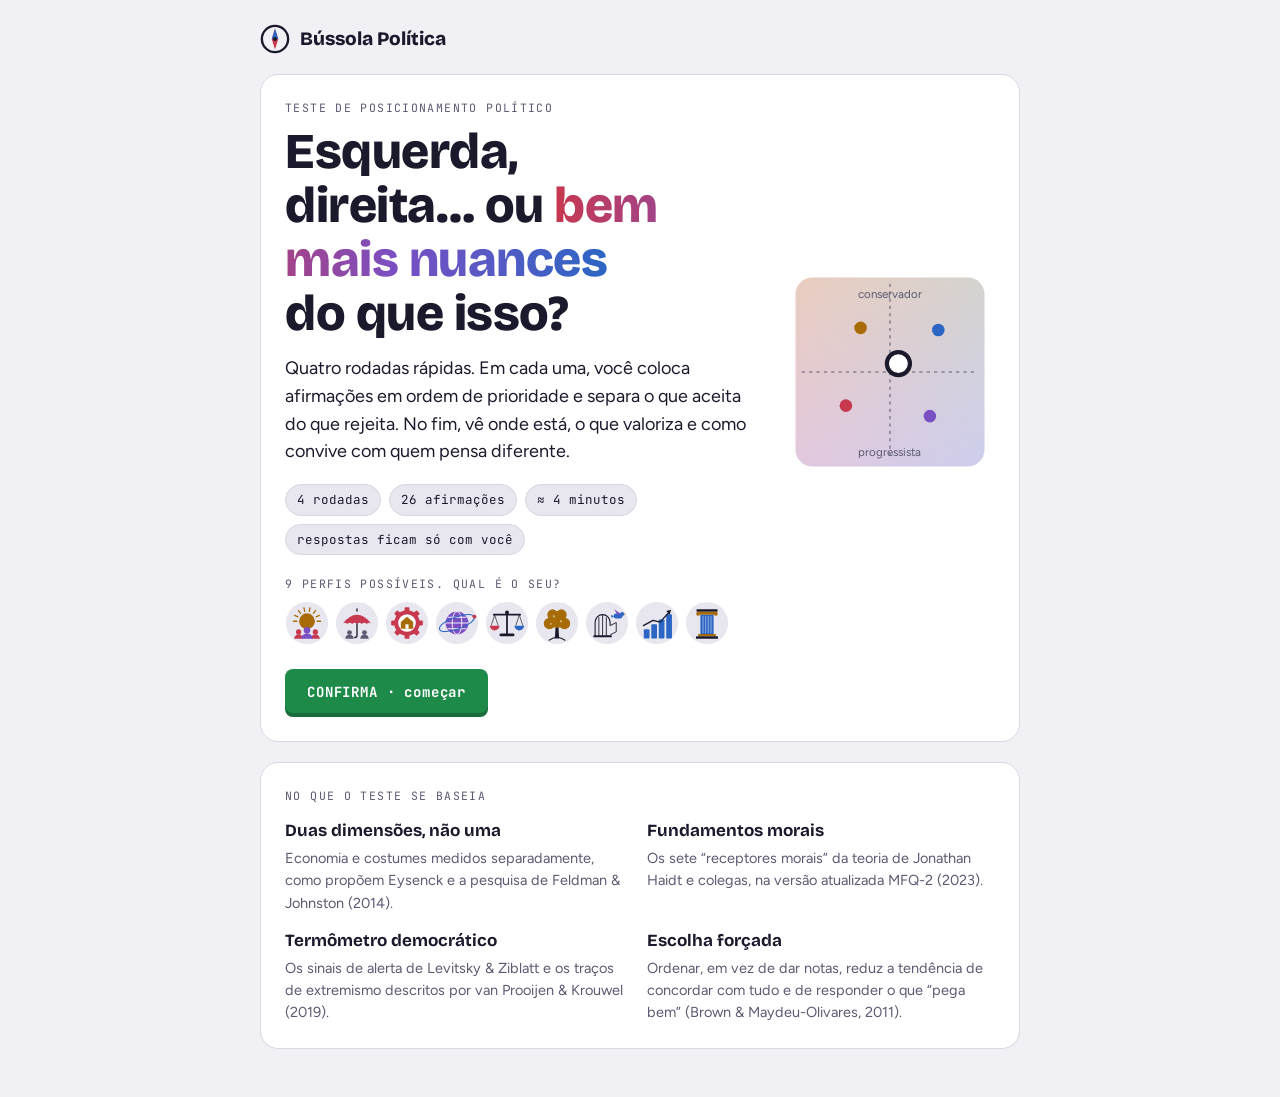
<file: bussola/index.html>
<!doctype html>
<html lang="pt-BR">
<head>
<meta charset="utf-8">
<meta name="viewport" content="width=device-width, initial-scale=1, viewport-fit=cover">
<title>Bússola Política</title>
<link rel="preconnect" href="https://fonts.googleapis.com">
<link rel="preconnect" href="https://fonts.gstatic.com" crossorigin>
<link href="https://fonts.googleapis.com/css2?family=Bricolage+Grotesque:opsz,wght@12..96,500..800&family=Figtree:wght@400;500;600;700&family=JetBrains+Mono:wght@500;700&display=swap" rel="stylesheet">
<meta name="description" content="Teste rápido, baseado em estudos científicos, para entender seu posicionamento político: economia, costumes, valores morais e convivência democrática.">
<meta property="og:type" content="website">
<meta property="og:locale" content="pt_BR">
<meta property="og:title" content="Bússola Política">
<meta property="og:description" content="Teste rápido, baseado em estudos científicos, para entender seu posicionamento político: economia, costumes, valores morais e convivência democrática.">
<meta property="og:url" content="https://diegoungari04.github.io/Social-Media/bussola/">
<meta property="og:image" content="https://diegoungari04.github.io/Social-Media/bussola/og/bussola.png">
<meta property="og:image:width" content="1200">
<meta property="og:image:height" content="630">
<meta name="twitter:card" content="summary_large_image">
<meta name="twitter:image" content="https://diegoungari04.github.io/Social-Media/bussola/og/bussola.png">
<link rel="icon" href="data:image/svg+xml,%3Csvg xmlns='http://www.w3.org/2000/svg' viewBox='0 0 32 32'%3E%3Ccircle cx='16' cy='16' r='14' fill='%23fff' stroke='%231a1a2c' stroke-width='2.5'/%3E%3Cpath d='M16 5 L19.5 16 L16 27 L12.5 16 Z' fill='%23c8384f'/%3E%3Cpath d='M16 5 L19.5 16 L12.5 16 Z' fill='%232c66c4'/%3E%3C/svg%3E">
<style>
:root{color-scheme:light;padding-top:env(safe-area-inset-top,0px);padding-bottom:env(safe-area-inset-bottom,0px)}
body{margin:0}
img{max-width:100%}
[hidden]{display:none!important}
</style>
<style>
/* Layout: cartão único central, uma rodada de ordenação por vez; teclas inspiradas na urna eletrônica (CONFIRMA verde, CORRIGE laranja); resultado em mapa 2D, réguas, termômetro democrático e radar moral */
:root{
  --bg:#f1f0f5; --surface:#ffffff; --surface2:#e8e7ef; --ink:#1a1a2c; --mute:#5c5a72; --line:#d8d6e2;
  --left:#c8384f; --right:#2c66c4; --prog:#7a4fc4; --cons:#a86c06;
  --confirma:#1d8a4a; --confirma-ink:#ffffff; --corrige:#e0751c; --corrige-ink:#1a1a2c;
  --ok:#23864f; --warn:#a87a00; --hot:#c75b12; --crit:#c42a36;
  --ok-s:#e1f2e7; --warn-s:#f8efd0; --hot-s:#fbe6d6; --crit-s:#fadfe1;
  --me:#1a1a2c; --typ-l:#c8384f; --typ-r:#2c66c4;
  --disp:"Bricolage Grotesque","Avenir Next","Segoe UI",system-ui,sans-serif;
  --sans:"Figtree",system-ui,-apple-system,"Segoe UI",sans-serif;
  --mono:"JetBrains Mono",ui-monospace,"SFMono-Regular",Menlo,monospace;
}
@media (prefers-color-scheme:dark){:root:not([data-theme="light"]){
  --bg:#11111c; --surface:#1a1a29; --surface2:#242436; --ink:#ecebf5; --mute:#a3a1b8; --line:#30304a;
  --left:#ff6f84; --right:#6ea2ff; --prog:#b18cff; --cons:#f0b440;
  --confirma:#2fb866; --confirma-ink:#08180e; --corrige:#ff9a4a; --corrige-ink:#1a1006;
  --ok:#4fcf83; --warn:#f0c050; --hot:#ff9a55; --crit:#ff6b72;
  --ok-s:#11291b; --warn-s:#2f260c; --hot-s:#33200f; --crit-s:#3a161b;
  --me:#ffffff; --typ-l:#ff6f84; --typ-r:#6ea2ff; color-scheme:dark}}
:root[data-theme="dark"]{
  --bg:#11111c; --surface:#1a1a29; --surface2:#242436; --ink:#ecebf5; --mute:#a3a1b8; --line:#30304a;
  --left:#ff6f84; --right:#6ea2ff; --prog:#b18cff; --cons:#f0b440;
  --confirma:#2fb866; --confirma-ink:#08180e; --corrige:#ff9a4a; --corrige-ink:#1a1006;
  --ok:#4fcf83; --warn:#f0c050; --hot:#ff9a55; --crit:#ff6b72;
  --ok-s:#11291b; --warn-s:#2f260c; --hot-s:#33200f; --crit-s:#3a161b;
  --me:#ffffff; --typ-l:#ff6f84; --typ-r:#6ea2ff; color-scheme:dark}

*{box-sizing:border-box}
body{background:var(--bg);color:var(--ink);font-family:var(--sans);font-size:16px;line-height:1.55;
  padding-left:max(16px,env(safe-area-inset-left,0px));padding-right:max(16px,env(safe-area-inset-right,0px));padding-block:24px 48px}
h1,h2,h3{font-family:var(--disp);margin:0;text-wrap:balance;line-height:1.08;letter-spacing:-.01em}
p{margin:0}
button{font:inherit;color:inherit;cursor:pointer}
:focus-visible{outline:3px solid var(--right);outline-offset:2px;border-radius:6px}
.app{max-width:760px;margin:0 auto;display:flex;flex-direction:column;gap:20px}
.mono{font-family:var(--mono)}
.label{font-family:var(--mono);font-size:11.5px;letter-spacing:.12em;text-transform:uppercase;color:var(--mute)}
.muted{color:var(--mute)}
.card{background:var(--surface);border:1px solid var(--line);border-radius:18px;padding:24px}
@media (max-width:520px){.card{padding:18px}}

/* topo */
.top{display:flex;justify-content:space-between;align-items:center;gap:12px;flex-wrap:wrap}
.logo{display:flex;align-items:center;gap:10px;font-family:var(--disp);font-weight:800;font-size:19px}
.logo svg{width:30px;height:30px}

/* abertura */
.hero{display:grid;grid-template-columns:1fr 210px;gap:24px;align-items:center}
@media (max-width:620px){.hero{grid-template-columns:1fr}.hero .mini{max-width:200px;justify-self:center}}
.hero h1{font-size:clamp(32px,6vw,50px);font-weight:800}
.hero h1 em{font-style:normal;background:linear-gradient(90deg,var(--left),var(--prog),var(--right));-webkit-background-clip:text;background-clip:text;color:transparent}
.hero .lead{font-size:18px;margin-top:14px;max-width:52ch}
.facts{display:flex;flex-wrap:wrap;gap:8px;margin-top:18px}
.chip{font-family:var(--mono);font-size:12.5px;border:1px solid var(--line);background:var(--surface2);border-radius:999px;padding:5px 11px;white-space:nowrap}
.basis{display:grid;grid-template-columns:repeat(2,minmax(0,1fr));gap:14px}
@media (max-width:560px){.basis{grid-template-columns:1fr}}
.basis div{min-width:0}
.basis b{display:block;font-family:var(--disp);font-size:17px;margin-bottom:2px}
.basis p{font-size:14.5px;color:var(--mute)}

/* teclas da urna */
.keys{display:flex;gap:10px;flex-wrap:wrap}
.key{font-family:var(--mono);font-weight:700;letter-spacing:.06em;font-size:14px;border:0;border-radius:8px;padding:13px 22px;
  box-shadow:inset 0 -4px 0 rgba(0,0,0,.22);transition:transform .08s}
.key:active{transform:translateY(2px);box-shadow:inset 0 -2px 0 rgba(0,0,0,.22)}
.key-confirma{background:var(--confirma);color:var(--confirma-ink)}
.key-corrige{background:var(--corrige);color:var(--corrige-ink)}
.key-branco{background:var(--surface2);color:var(--ink);border:1px solid var(--line)}
.key[disabled]{opacity:.35;cursor:default}

/* quiz */
.progress{display:flex;align-items:center;gap:12px}
.bar{flex:1;height:8px;border-radius:99px;background:var(--surface2);overflow:hidden}
.bar i{display:block;height:100%;background:var(--ink);border-radius:99px;transition:width .3s}
.secnum{font-family:var(--mono);font-size:13px;color:var(--mute)}
.qcard{display:flex;flex-direction:column;gap:18px}
.qcard h2{font-size:clamp(26px,5vw,36px);font-weight:800}
.howto{font-size:15.5px;max-width:58ch}
.rank{list-style:none;margin:0;padding:0;display:flex;flex-direction:column;gap:8px}
.ritem{display:grid;grid-template-columns:40px 30px minmax(0,1fr) auto;gap:8px;align-items:center;background:var(--surface);border:1px solid var(--line);border-radius:12px;padding:6px 8px 6px 2px;transition:opacity .15s}
.ritem p{font-size:15.5px;line-height:1.35}
.handle{touch-action:none;cursor:grab;align-self:stretch;display:grid;place-items:center;color:var(--mute);border-radius:8px;min-height:44px;background:none;border:0;padding:0}
.handle:active{cursor:grabbing}
.badge{width:30px;height:30px;border-radius:50%;display:grid;place-items:center;font-family:var(--mono);font-weight:700;font-size:13px;background:var(--ink);color:var(--surface)}
.ritem.no{background:var(--surface2)}
.ritem.no p{color:var(--mute)}
.ritem.no .badge{background:transparent;color:var(--crit);border:2px solid var(--crit)}
.ritem.drag{border-color:var(--ink);box-shadow:0 8px 24px rgba(0,0,0,.22);position:relative;z-index:2}
.mv{display:flex;flex-direction:column;gap:2px}
.mv button{background:var(--surface2);border:1px solid var(--line);border-radius:6px;width:30px;height:22px;font-size:11px;line-height:1;color:var(--ink);padding:0}
.mv button[disabled]{opacity:.3;cursor:default}
.ritem.cut{background:var(--crit-s);border:2px dashed var(--crit);grid-template-columns:40px minmax(0,1fr) auto}
.ritem.cut p{font-family:var(--mono);font-size:12.5px;font-weight:700;letter-spacing:.06em;text-transform:uppercase;color:var(--crit);line-height:1.4}
.ritem.cut .handle{color:var(--crit)}
.fade{animation:fade .28s ease-out}
@keyframes fade{from{opacity:.4;transform:translateY(6px)}to{opacity:1;transform:none}}
@media (prefers-reduced-motion:reduce){.fade{animation:none}.bar i{transition:none}}
.facts-list{display:grid;grid-template-columns:repeat(2,minmax(0,1fr));gap:12px}
@media (max-width:620px){.facts-list{grid-template-columns:1fr}}
.didyou{background:var(--surface2);border-radius:14px;padding:16px 18px;display:flex;flex-direction:column;gap:6px;min-width:0}
.didyou p{font-size:15px}
.didyou cite{font-style:normal;font-size:12.5px;color:var(--mute)}
/* resultado */
.rhead h1{font-size:clamp(34px,7vw,56px);font-weight:800;margin-top:6px}
.rhead .desc{font-size:18px;margin-top:10px;max-width:56ch}
.pills{display:flex;flex-wrap:wrap;gap:8px;margin-top:16px}
.pill{font-size:13.5px;font-weight:600;border-radius:999px;padding:5px 12px;background:var(--surface2)}
.pill b{font-family:var(--mono);font-weight:700}
.myth{display:grid;grid-template-columns:repeat(2,minmax(0,1fr));gap:12px;margin-top:20px}
@media (max-width:560px){.myth{grid-template-columns:1fr}}
.myth > div{border-radius:14px;padding:14px 16px;min-width:0}
.myth .m1{background:var(--surface2)}
.myth .m1 p{text-decoration:line-through;text-decoration-color:var(--crit);text-decoration-thickness:2px;font-family:var(--disp);font-size:19px;font-weight:700;margin-top:4px}
.myth .m2{border:1px solid var(--line)}
.myth .m2 p{margin-top:4px;font-size:15px}
.sechead{display:flex;flex-direction:column;gap:6px;margin-bottom:18px}
.sechead h2{font-size:26px;font-weight:800}
.sechead p{color:var(--mute);font-size:15px;max-width:62ch}
.grid2{display:grid;grid-template-columns:minmax(0,1fr) minmax(0,1fr);gap:24px;align-items:start}
@media (max-width:640px){.grid2{grid-template-columns:1fr}}
svg text{font-family:var(--sans)}
.map{width:100%;max-width:380px;height:auto;display:block;margin:0 auto}
.rulers{display:flex;flex-direction:column;gap:22px}
.ruler .rtop{display:flex;justify-content:space-between;align-items:baseline;gap:8px;margin-bottom:8px}
.ruler .rtop b{font-family:var(--disp);font-size:17px}
.ruler .val{font-family:var(--mono);font-size:13px;color:var(--mute)}
.track{position:relative;height:14px;border-radius:99px}
.track.eco{background:linear-gradient(90deg,var(--left),var(--surface2) 50%,var(--right))}
.track.soc{background:linear-gradient(90deg,var(--prog),var(--surface2) 50%,var(--cons))}
.track.thermo{background:linear-gradient(90deg,var(--ok) 0 25%,var(--warn) 25% 45%,var(--hot) 45% 65%,var(--crit) 65%)}
.track.inten{background:var(--surface2)}
.track.inten i{position:absolute;left:0;top:0;bottom:0;border-radius:99px;background:var(--mute)}
.marker{position:absolute;top:50%;width:24px;height:24px;margin-left:-12px;margin-top:-12px;border-radius:50%;background:var(--surface);border:4px solid var(--me);box-shadow:0 1px 4px rgba(0,0,0,.25)}
.ticks{display:flex;justify-content:space-between;font-size:12px;color:var(--mute);margin-top:6px;gap:6px}
.ticks span:last-child{text-align:right}
.note{font-size:13.5px;color:var(--mute)}
.level{display:flex;gap:14px;align-items:flex-start;border-radius:14px;padding:16px 18px;margin-top:18px}
.level .big{font-family:var(--mono);font-weight:700;font-size:34px;line-height:1}
.level h3{font-size:20px;font-weight:800}
.level p{font-size:15px;margin-top:4px}
.lv-ok{background:var(--ok-s)}.lv-ok .big,.lv-ok h3{color:var(--ok)}
.lv-warn{background:var(--warn-s)}.lv-warn .big,.lv-warn h3{color:var(--warn)}
.lv-hot{background:var(--hot-s)}.lv-hot .big,.lv-hot h3{color:var(--hot)}
.lv-crit{background:var(--crit-s)}.lv-crit .big,.lv-crit h3{color:var(--crit)}
.redline{margin-top:16px;border:2px solid var(--crit);border-radius:14px;padding:16px 18px}
.redline h3{font-size:18px;color:var(--crit);font-weight:800}
.redline ul{margin:8px 0 0;padding-left:20px;font-size:15px}
.history{margin-top:16px;border:1px dashed var(--line);border-radius:14px;padding:16px 18px}
.history h3{font-size:18px;font-weight:800}
.history p{font-size:15px;margin-top:6px}
.history .who{display:flex;flex-wrap:wrap;gap:8px;margin-top:10px}
.history .chip{white-space:normal}
.radar{width:100%;max-width:380px;height:auto;display:block;margin:0 auto}
.legend{display:flex;flex-wrap:wrap;gap:14px;font-size:13px;color:var(--mute);justify-content:center;margin-top:8px}
.legend span{display:inline-flex;align-items:center;gap:6px}
.legend i{width:16px;height:0;border-top:3px solid;display:inline-block}
.found-list{display:flex;flex-direction:column;gap:10px}
.found-row{display:grid;grid-template-columns:118px minmax(0,1fr) 40px;gap:10px;align-items:center;font-size:14.5px}
.found-row .fb{height:8px;border-radius:99px;background:var(--surface2);overflow:hidden}
.found-row .fb i{display:block;height:100%;background:var(--ink)}
.found-row .n{font-family:var(--mono);font-size:13px;text-align:right}
.found-row.top b{color:var(--ink)}
.bridges{display:grid;grid-template-columns:repeat(2,minmax(0,1fr));gap:12px}
@media (max-width:620px){.bridges{grid-template-columns:1fr}}
.bridge{border:1px solid var(--line);border-radius:14px;padding:16px;display:flex;flex-direction:column;gap:10px;min-width:0}
.bridge.mine{border:2px solid var(--ink)}
.bridge .bh{display:flex;justify-content:space-between;align-items:baseline;gap:8px}
.bridge .bh b{font-family:var(--disp);font-size:19px}
.bridge .tag{font-family:var(--mono);font-size:11px;letter-spacing:.08em;text-transform:uppercase;background:var(--ink);color:var(--surface);border-radius:6px;padding:2px 7px;white-space:nowrap}
.bridge .both{font-weight:600;font-size:15px}
.side{display:grid;grid-template-columns:8px minmax(0,1fr);gap:10px;font-size:14px}
.side::before{content:"";border-radius:4px}
.side.l::before{background:var(--left)}.side.r::before{background:var(--right)}
.side em{font-style:normal;font-family:var(--mono);font-size:11px;letter-spacing:.08em;text-transform:uppercase;color:var(--mute);display:block}
.opposite{margin-top:16px;background:var(--surface2);border-radius:14px;padding:16px 18px;font-size:15.5px}
.leaders{display:grid;grid-template-columns:minmax(0,1fr) minmax(0,1fr);gap:20px}
@media (max-width:620px){.leaders{grid-template-columns:1fr}}
.leaders h3{font-size:16px;font-family:var(--mono);font-weight:700;letter-spacing:.1em;text-transform:uppercase;color:var(--mute);margin-bottom:10px}
.person{display:grid;grid-template-columns:44px minmax(0,1fr);gap:12px;align-items:start;padding-block:10px;border-top:1px solid var(--line)}
.avatar{width:44px;height:44px;border-radius:50%;display:grid;place-items:center;font-family:var(--disp);font-weight:800;font-size:16px;background:var(--surface2)}
.person b{display:block;font-size:16px}
.person span{font-size:14px;color:var(--mute)}
.near{margin-top:14px;font-size:14.5px}
.actions{display:flex;flex-wrap:wrap;gap:10px;align-items:center}
.toast{font-size:14px;color:var(--ok);font-weight:600;min-height:1em}
.rhead-top{display:grid;grid-template-columns:minmax(0,1fr) 150px;gap:16px;align-items:center}
.rhead-top .ill{width:100%;height:auto}
@media (max-width:520px){.rhead-top{grid-template-columns:minmax(0,1fr) 92px}}
.nine{margin-top:20px;display:flex;flex-direction:column;gap:8px}
.nine-row{display:flex;flex-wrap:wrap;gap:6px}
.ill-s{width:44px;height:44px}
.regchart{width:100%;max-width:520px;height:auto;display:block;margin:0 auto}
.dotk{width:10px!important;height:10px!important;border:0!important;border-radius:50%}
.horseshoe{margin-top:18px;background:var(--surface2);border-radius:14px;padding:14px 16px}
.horseshoe p{font-size:15px;margin-top:4px}
.regimes{display:grid;grid-template-columns:repeat(auto-fit,minmax(min(100%,300px),1fr));gap:12px;margin-top:16px}
.regime{border:1px solid var(--line);border-radius:14px;padding:16px;display:flex;flex-direction:column;gap:10px;min-width:0}
.regime.main{border-width:2px;border-color:var(--ink)}
.rgh{display:flex;justify-content:space-between;align-items:flex-start;gap:10px}
.rgh b{display:block;font-family:var(--disp);font-size:20px;line-height:1.15}
.rgh span{font-size:13px;color:var(--mute)}
.near-chip{font-family:var(--mono);font-size:11.5px;font-weight:700;background:var(--surface2);color:var(--ink)!important;border-radius:999px;padding:4px 9px;white-space:nowrap}
.regime dl{margin:0;display:grid;grid-template-columns:78px minmax(0,1fr);gap:4px 10px;font-size:14px}
.regime dt{font-family:var(--mono);font-size:11px;letter-spacing:.08em;text-transform:uppercase;color:var(--mute);padding-top:2px}
.regime dd{margin:0}
.mythline{font-size:14px;color:var(--mute);border-left:3px solid var(--line);padding-left:10px}
.you{font-size:14.5px;background:var(--surface2);border-radius:10px;padding:10px 12px}
.seg{display:flex;gap:4px;background:var(--surface2);border-radius:10px;padding:4px}
.seg button{flex:1;border:0;background:none;border-radius:7px;padding:8px;font-weight:700;font-size:14px;color:var(--mute)}
.seg button[aria-selected="true"]{background:var(--surface);color:var(--ink);box-shadow:0 1px 3px rgba(0,0,0,.12)}
.key-insta{background:linear-gradient(45deg,#f9a13a,#e1306c 50%,#8a3ab9);color:#fff}
.withimg{display:flex;flex-direction:column;gap:6px;align-items:flex-start}
.howig{background:var(--surface2);border-radius:12px;padding:12px 14px}
.howig ol{margin:6px 0 0;padding-left:20px;font-size:14.5px;display:flex;flex-direction:column;gap:4px}
.cardprev img{max-height:70vh;object-fit:contain}
.share{display:grid;grid-template-columns:minmax(0,1fr) minmax(0,1.1fr);gap:24px;align-items:start}
@media (max-width:640px){.share{grid-template-columns:1fr}}
.cardprev{display:flex;flex-direction:column;gap:8px;min-width:0}
.cardprev img{width:100%;height:auto;aspect-ratio:1080/1350;border-radius:14px;border:1px solid var(--line);background:var(--surface2)}
.sharebox{display:flex;flex-direction:column;gap:12px;min-width:0}
.social{display:flex;flex-wrap:wrap;gap:8px}
.net{text-decoration:none;color:var(--ink);font-weight:700;padding:8px 14px}
.net:hover{border-color:var(--ink)}
#copytext{width:100%;min-height:120px;resize:vertical;font:inherit;background:var(--surface2);color:var(--ink);border:1px solid var(--line);border-radius:10px;padding:10px}
.refs{font-size:13.5px;color:var(--mute);padding-left:18px;margin:10px 0 0;display:flex;flex-direction:column;gap:5px}
.refs i{color:var(--ink)}
details summary{cursor:pointer;font-family:var(--disp);font-weight:700;font-size:18px}
.limits{font-size:14px;color:var(--mute);margin-top:12px;display:flex;flex-direction:column;gap:6px}
</style>
</head>
<body>
<div class="app" id="app"></div>

<script>
(function(){
const SECS=[
 {id:"eco",n:1,name:"Economia",cut:true,
  how:"Arraste as afirmações para ordenar da que você <b>mais concorda</b> (topo) para a que <b>menos concorda</b>. Depois, coloque a linha vermelha logo acima das que você <b>não aceita</b>.",
  fact:"Para o filósofo Norberto Bobbio, o que melhor separa esquerda e direita é a atitude diante da desigualdade. Mas economia e costumes são dimensões diferentes: dá para estar à esquerda numa e à direita na outra.",
  cite:"Bobbio, Direita e Esquerda (1994) · Feldman & Johnston, Political Psychology (2014)"},
 {id:"soc",n:2,name:"Costumes",cut:true,
  how:"Ordene da que você <b>mais concorda</b> para a que <b>menos concorda</b>. Depois, coloque a linha vermelha logo acima das que você <b>não aceita</b>.",
  fact:"Pesquisas brasileiras que medem economia e costumes separadamente, como as do Datafolha, encontram muita gente que quer um Estado presente na economia e, ao mesmo tempo, valores tradicionais nos costumes.",
  cite:"Datafolha, levantamentos sobre valores e ideologia · Treier & Hillygus, Public Opinion Quarterly (2009)"},
 {id:"mor",n:3,name:"Valores",cut:true,
  how:"Ordene da que você <b>mais concorda</b> para a que <b>menos concorda</b>. Depois, coloque a linha vermelha logo acima das que você <b>não aceita</b>.",
  fact:"Pela Teoria dos Fundamentos Morais, ninguém é “sem moral”. Progressistas e conservadores usam os mesmos receptores morais, com pesos diferentes.",
  cite:"Graham, Haidt & Nosek, JPSP (2009) · Atari et al., MFQ-2, JPSP (2023)"},
 {id:"rad",n:4,name:"Democracia",cut:true,
  how:"Ordene da que você <b>mais concorda</b> para a que <b>menos concorda</b>. Depois, coloque a linha vermelha logo acima das que você <b>não aceita</b>. Seja sincero: nada sai do seu navegador.",
  fact:"Um estudo da More in Common mostrou que as pessoas imaginam o outro lado quase duas vezes mais extremo do que ele realmente é.",
  cite:"Yudkin, Hawkins & Dixon, The Perception Gap (2019)"}
];

// d: +1 = concordar puxa para direita (eco) / conservador (soc) / radicalização (rad); -1 = o contrário
const Q=[
 {id:"e1",s:"eco",d:-1,t:"O governo deve garantir saúde e educação públicas de qualidade para todos, mesmo que isso exija impostos mais altos."},
 {id:"e2",s:"eco",d:1,t:"Empresas privadas geralmente prestam serviços melhores e mais baratos do que empresas estatais."},
 {id:"e3",s:"eco",d:-1,t:"Quem ganha muito deveria pagar uma proporção bem maior de impostos do que paga hoje."},
 {id:"e4",s:"eco",d:1,t:"Flexibilizar as leis trabalhistas ajuda a criar mais empregos."},
 {id:"e5",s:"eco",d:-1,t:"Setores estratégicos, como petróleo e energia, devem ficar sob controle do Estado."},
 {id:"e6",s:"eco",d:1,t:"Cortar impostos e burocracia ajuda mais os pobres do que ampliar programas sociais."},
 {id:"s1",s:"soc",d:1,t:"Os valores tradicionais da família devem orientar as leis do país."},
 {id:"s2",s:"soc",d:-1,t:"O aborto deveria ser uma decisão da mulher, e não um crime."},
 {id:"s3",s:"soc",d:1,t:"Penas mais duras e mais polícia nas ruas são o principal caminho para reduzir a violência."},
 {id:"s4",s:"soc",d:-1,t:"O uso de maconha por adultos deveria ser legalizado e regulamentado."},
 {id:"s5",s:"soc",d:1,t:"Cidadãos sem antecedentes criminais deveriam ter o direito de andar armados para se defender."},
 {id:"s6",s:"soc",d:-1,t:"Cotas raciais nas universidades são necessárias para corrigir desigualdades históricas."},
 {id:"m_care",s:"mor",f:"care",t:"Proteger quem sofre ou está vulnerável deve vir antes de qualquer outra coisa."},
 {id:"m_eq",s:"mor",f:"eq",t:"Uma sociedade justa é aquela em que as pessoas têm condições de vida parecidas."},
 {id:"m_prop",s:"mor",f:"prop",t:"Cada pessoa deve receber de acordo com o seu esforço e o seu mérito."},
 {id:"m_loy",s:"mor",f:"loy",t:"Devemos lealdade, antes de tudo, à nossa família, à nossa comunidade e ao nosso país."},
 {id:"m_auth",s:"mor",f:"auth",t:"Respeitar as tradições e as autoridades legítimas é o que mantém a sociedade de pé."},
 {id:"m_pur",s:"mor",f:"pur",t:"Há coisas sagradas ou dignas que não devem ser degradadas, mesmo que ninguém saia prejudicado."},
 {id:"m_lib",s:"mor",f:"lib",t:"Ninguém, nem o governo, deve restringir as escolhas que cada pessoa faz sobre a própria vida."},
 {id:"r1",s:"rad",d:-1,flagNo:"Não aceitar o resultado de eleições quando o seu lado perde",t:"Aceito o resultado das eleições, mesmo quando o meu lado perde."},
 {id:"r2",s:"rad",d:1,t:"Quem vota no lado oposto, em geral, é mal-intencionado ou mal-informado."},
 {id:"r3",s:"rad",d:1,flag:"Aceitar violência como forma de defender ideias políticas",t:"Em algumas situações, a violência é uma forma justificável de defender minhas ideias políticas."},
 {id:"r4",s:"rad",d:1,flag:"Aceitar fechar o Congresso ou ignorar a Justiça",t:"Numa crise grave, seria aceitável fechar o Congresso ou ignorar decisões da Justiça por um tempo."},
 {id:"r5",s:"rad",d:1,flag:"Aceitar censurar ou fechar a imprensa crítica",t:"Veículos de imprensa que atacam o meu lado deveriam ser censurados ou fechados."},
 {id:"r6",s:"rad",d:-1,t:"Já mudei de opinião sobre algum tema político depois de ouvir bons argumentos do outro lado."},
 {id:"r7",s:"rad",d:-1,t:"A maioria das pessoas que pensa diferente de mim também quer o bem do país."}
];
const F=[
 {id:"care",n:"Cuidado",both:"Ninguém quer ver gente sofrendo.",l:"Proteger os vulneráveis com SUS, assistência social e direitos garantidos.",r:"Proteger por meio da família, da comunidade, da caridade e da segurança pública."},
 {id:"eq",n:"Igualdade",both:"Regras que valham para todos.",l:"Diminuir a distância entre ricos e pobres e entre grupos sociais.",r:"Igualdade perante a lei, sem privilégios para castas, corporações ou políticos."},
 {id:"prop",n:"Mérito",both:"Quem contribui merece reconhecimento.",l:"Salário justo para quem trabalha; combater quem enriquece sem produzir, como a sonegação.",r:"Recompensar o esforço e a iniciativa; não premiar quem se acomoda."},
 {id:"loy",n:"Lealdade",both:"Ninguém se salva sozinho.",l:"Solidariedade com a classe trabalhadora, os movimentos e a comunidade.",r:"Patriotismo, a nação, a família e os grupos de pertencimento."},
 {id:"auth",n:"Autoridade",both:"Uma sociedade precisa de regras estáveis.",l:"Respeito às instituições democráticas, à ciência e ao Estado de direito.",r:"Respeito à ordem, às tradições, à hierarquia e às forças de segurança."},
 {id:"pur",n:"Pureza",both:"Há coisas que não se deve corromper.",l:"Natureza preservada, comida sem veneno, política limpa de corrupção.",r:"Dignidade do corpo, moral, fé e aquilo que é considerado sagrado."},
 {id:"lib",n:"Liberdade",both:"Desconfiar do poder concentrado.",l:"Liberdade contra a opressão: do corpo, da expressão e das minorias.",r:"Liberdade contra o peso do Estado: impostos, regulação e controle."}
];
// Padrões ilustrativos (0-100), inspirados nos resultados médios de Graham, Haidt & Nosek (2009)
const TYP_RAW={l:{care:86,eq:80,prop:48,loy:36,auth:32,pur:26,lib:62},r:{care:70,eq:42,prop:78,loy:68,auth:72,pur:66,lib:70}};
const TYP=TYP_RAW;

// grade 3x3, chave "linha-coluna": linha = costumes (0 prog, 1 centro, 2 cons), coluna = economia (0 esq, 1 centro, 2 dir)
const ARCH={
 "0-0":{n:"Utopista Solidário",d:"Você quer um Estado ativo contra a desigualdade e, ao mesmo tempo, ampla liberdade individual nos costumes.",
   myth:"“Quer tudo de graça e é contra a família.”",truth:"Essa visão costuma nascer do fundamento do cuidado: ninguém escolhe onde nasce, e direitos básicos garantidos são o ponto de partida para cada um seguir o próprio caminho.",
   br:[["Darcy Ribeiro","Antropólogo e senador; escola pública em tempo integral"],["Luiza Erundina","Ex-prefeita de São Paulo; pauta social e direitos civis"],["Guilherme Boulos","Ministro e ex-deputado; moradia e movimentos sociais"]],
   w:[["Bernie Sanders","EUA; saúde universal e taxação dos mais ricos"],["José “Pepe” Mujica","Uruguai; legalizou maconha e casamento igualitário"],["Olof Palme","Suécia; Estado de bem-estar e direitos civis"]]},
 "1-0":{n:"Social-Democrata Raiz",d:"Você aposta num Estado de bem-estar forte, com pragmatismo e moderação nos temas de costumes.",
   myth:"“É comunista disfarçado.”",truth:"A social-democracia nasceu como alternativa ao comunismo: economia de mercado e democracia, com uma rede de proteção social.",
   br:[["Luiz Inácio Lula da Silva","Presidente; transferência de renda e política de alianças"],["Leonel Brizola","Trabalhismo e educação pública (CIEPs)"],["João Goulart","Presidente deposto em 1964; reformas de base"]],
   w:[["Willy Brandt","Alemanha; social-democracia e reaproximação com o Leste"],["Clement Attlee","Reino Unido; criou o sistema público de saúde (NHS)"],["Michelle Bachelet","Chile; proteção social e direitos humanos"]]},
 "2-0":{n:"Trabalhista Tradicional",d:"Você defende um Estado que protege o trabalhador e a economia nacional, e valoriza tradição, fé e ordem nos costumes.",
   myth:"“Essa combinação não existe.”",truth:"É um dos perfis mais comuns no Brasil e na América Latina. O trabalhismo de Vargas e o peronismo uniam proteção social a valores tradicionais.",
   br:[["Getúlio Vargas","CLT e Petrobras; também governou como ditador no Estado Novo"],["Ciro Gomes","Nacional-desenvolvimentismo e indústria nacional"]],
   w:[["Juan Domingo Perón","Argentina; direitos trabalhistas e nacionalismo"],["Andrés Manuel López Obrador","México; programas sociais e discurso de valores tradicionais"]]},
 "0-1":{n:"Liberal Cosmopolita",d:"Você prefere soluções econômicas de meio-termo e defende com força as liberdades individuais e a diversidade.",
   myth:"“É isentão e não se posiciona.”",truth:"A moderação econômica costuma vir de olhar as evidências caso a caso. Nos costumes, a posição é clara: liberdade e direitos iguais.",
   br:[["Fernando Henrique Cardoso","Presidente; Plano Real e agenda de direitos humanos"],["Mário Covas","Governador; responsabilidade fiscal e centro-esquerda"]],
   w:[["Barack Obama","EUA; reforma da saúde e casamento igualitário"],["Emmanuel Macron","França; centro reformista e pró-União Europeia"],["Justin Trudeau","Canadá; diversidade e legalização da maconha"]]},
 "1-1":{n:"Equilibrista Pragmático",d:"Você evita os polos: mistura ideias dos dois lados e julga cada tema pelo resultado.",
   myth:"“Fica em cima do muro.”",truth:"Boa parte do eleitorado está aqui. Muita gente tem opiniões fortes, só que em direções diferentes conforme o tema, e a média fica no centro.",
   br:[["Juscelino Kubitschek","Presidente; desenvolvimentismo e “50 anos em 5”"],["Ulysses Guimarães","Liderou a Constituinte de 1988"],["Tancredo Neves","Articulador da transição democrática"]],
   w:[["Angela Merkel","Alemanha; consenso e gestão de crises"],["Bill Clinton","EUA; a “terceira via” entre Estado e mercado"]]},
 "2-1":{n:"Conservador Moderado",d:"Você valoriza tradição, família e ordem, com uma visão econômica equilibrada entre Estado e mercado.",
   myth:"“É retrógrado.”",truth:"Para o conservadorismo clássico de Edmund Burke, mudar com prudência protege o que levou gerações para ser construído. A oposição é a rupturas, não a mudanças.",
   br:[["Geraldo Alckmin","Ex-governador; gestão fiscal e perfil católico tradicional"],["José Sarney","Presidente da transição; política tradicional e conciliadora"]],
   w:[["Konrad Adenauer","Alemanha; democracia cristã no pós-guerra"],["Charles de Gaulle","França; nação forte e Estado planejador"]]},
 "0-2":{n:"Libertário de Mercado",d:"Você quer o Estado longe da sua carteira e também da sua vida privada.",
   myth:"“Só pensa em dinheiro.”",truth:"O centro dessa visão é a liberdade. A mesma desconfiança do poder que leva a rejeitar impostos altos leva a rejeitar censura e controle sobre escolhas pessoais.",
   br:[["Joaquim Nabuco","Liberal e abolicionista no século XIX"],["Roberto Campos","Economista e diplomata; defesa do livre mercado"],["João Amoêdo","Fundador do Partido Novo"]],
   w:[["Mark Rutte","Holanda; liberalismo econômico e social"],["Gary Johnson","EUA; candidato libertário à presidência"],["Milton Friedman","Economista; pensador do livre mercado"]]},
 "1-2":{n:"Reformista de Mercado",d:"Você acredita que mercado, responsabilidade fiscal e menos burocracia geram prosperidade, com moderação nos costumes.",
   myth:"“Defende só os ricos.”",truth:"A defesa da estabilidade fiscal costuma vir da memória da inflação, que corrói justamente a renda de quem é mais pobre.",
   br:[["Henrique Meirelles","Ex-presidente do Banco Central e ministro da Fazenda"],["Romeu Zema","Governador de Minas; ajuste fiscal e privatizações"]],
   w:[["Sebastián Piñera","Chile; centro-direita de mercado"],["Mauricio Macri","Argentina; abertura econômica"]]},
 "2-2":{n:"Conservador Clássico",d:"Você combina livre mercado, responsabilidade individual e valores tradicionais de família, fé e ordem.",
   myth:"“Não se importa com os pobres.”",truth:"Essa visão também nasce do cuidado, só que pela via da família, da comunidade, da caridade e da segurança, e não principalmente pelo Estado.",
   br:[["Carlos Lacerda","Governador da Guanabara; liberal e anticomunista"],["Jair Bolsonaro","Ex-presidente; pauta de costumes e liberalização econômica"]],
   w:[["Ronald Reagan","EUA; menos impostos e valores tradicionais"],["Margaret Thatcher","Reino Unido; privatizações e ordem"],["Javier Milei","Argentina; corte radical do Estado e pauta conservadora"]]}
};

const HIST={
 l:{t:"Até onde essa lógica já levou, à esquerda",p:"Quando a busca por igualdade passou a justificar o fim de eleições livres, da imprensa e da oposição, o resultado foram regimes autoritários:",who:["Josef Stálin · URSS","Fidel Castro · Cuba","Nicolás Maduro · Venezuela"]},
 r:{t:"Até onde essa lógica já levou, à direita",p:"Quando a defesa da ordem e da nação passou a justificar fechar o Congresso, censurar e perseguir opositores, o resultado foram ditaduras:",who:["Emílio G. Médici · Brasil, ditadura militar","Augusto Pinochet · Chile","Francisco Franco · Espanha"]},
 c:{t:"O autoritarismo não tem lado fixo",p:"O Brasil já viveu versões de matizes diferentes: o Estado Novo de Vargas e a ditadura militar de 1964. Nos dois casos, a justificativa era uma crise que “exigia” suspender as regras.",who:["Estado Novo · 1937–1945","Ditadura militar · 1964–1985"]}
};

// ---------- estado ----------
const CUT="__cut";
const totalB=SECS.length;
let state={step:-1,orders:{},done:{}};
const app=document.getElementById("app");
const esc=s=>String(s).replace(/[&<>"]/g,c=>({"&":"&amp;","<":"&lt;",">":"&gt;",'"':"&quot;"}[c]));
const qById=Object.fromEntries(Q.map(q=>[q.id,q]));
function shuffle(a){a=a.slice();for(let i=a.length-1;i>0;i--){const j=Math.floor(Math.random()*(i+1));[a[i],a[j]]=[a[j],a[i]];}return a;}
function orderFor(s){
  if(!state.orders[s.id]){const ids=shuffle(Q.filter(q=>q.s===s.id).map(q=>q.id));state.orders[s.id]=s.cut?ids.concat(CUT):ids;}
  return state.orders[s.id];
}

const LOGO='<svg viewBox="0 0 32 32" aria-hidden="true"><circle cx="16" cy="16" r="14" fill="none" stroke="currentColor" stroke-width="2.5"/><path d="M16 5 L19.5 16 L16 27 L12.5 16 Z" fill="var(--left)"/><path d="M16 5 L19.5 16 L12.5 16 Z" fill="var(--right)"/><circle cx="16" cy="16" r="2.2" fill="currentColor"/></svg>';
function top(extra){return '<div class="top"><div class="logo">'+LOGO+'Bússola Política</div>'+(extra||"")+'</div>';}

function render(){
  if(state.step<0) return renderIntro();
  if(state.step<totalB) return renderBlock(SECS[state.step]);
  renderResult();
}
function go(n){state.step=Math.max(-1,Math.min(totalB,n));render();window.scrollTo({top:0});}

function renderIntro(){
  app.innerHTML=top()+`
  <section class="card fade">
    <div class="hero">
      <div>
        <p class="label">Teste de posicionamento político</p>
        <h1 style="margin-top:8px">Esquerda, direita… ou <em>bem mais nuances</em> do que isso?</h1>
        <p class="lead">Quatro rodadas rápidas. Em cada uma, você coloca afirmações em ordem de prioridade e separa o que aceita do que rejeita. No fim, vê onde está, o que valoriza e como convive com quem pensa diferente.</p>
        <div class="facts"><span class="chip">4 rodadas</span><span class="chip">26 afirmações</span><span class="chip">≈ 4 minutos</span><span class="chip">respostas ficam só com você</span></div>
        <div class="nine"><p class="label">9 perfis possíveis. Qual é o seu?</p><div class="nine-row">${Object.keys(ILL).map(k=>illSvg(k,"ill-s",ARCH[k].n)).join("")}</div></div>
      </div>
      <svg class="mini" viewBox="0 0 200 200" aria-hidden="true">
        <defs><linearGradient id="gx" x1="0" x2="1"><stop offset="0" stop-color="var(--left)"/><stop offset="1" stop-color="var(--right)"/></linearGradient>
        <linearGradient id="gy" x1="0" x2="0" y1="0" y2="1"><stop offset="0" stop-color="var(--cons)"/><stop offset="1" stop-color="var(--prog)"/></linearGradient></defs>
        <rect x="10" y="10" width="180" height="180" rx="16" fill="url(#gx)" opacity=".16"/>
        <rect x="10" y="10" width="180" height="180" rx="16" fill="url(#gy)" opacity=".16"/>
        <line x1="100" y1="16" x2="100" y2="184" stroke="var(--mute)" stroke-dasharray="3 4"/><line x1="16" y1="100" x2="184" y2="100" stroke="var(--mute)" stroke-dasharray="3 4"/>
        <circle cx="58" cy="132" r="6" fill="var(--left)"/><circle cx="146" cy="60" r="6" fill="var(--right)"/><circle cx="72" cy="58" r="6" fill="var(--cons)"/><circle cx="138" cy="142" r="6" fill="var(--prog)"/>
        <circle cx="108" cy="92" r="11" fill="var(--surface)" stroke="var(--ink)" stroke-width="4"/>
        <text x="100" y="30" text-anchor="middle" font-size="11" fill="var(--mute)">conservador</text>
        <text x="100" y="180" text-anchor="middle" font-size="11" fill="var(--mute)">progressista</text>
      </svg>
    </div>
    <div class="keys" style="margin-top:24px"><button class="key key-confirma" id="start">CONFIRMA · começar</button></div>
  </section>
  <section class="card">
    <p class="label" style="margin-bottom:14px">No que o teste se baseia</p>
    <div class="basis">
      <div><b>Duas dimensões, não uma</b><p>Economia e costumes medidos separadamente, como propõem Eysenck e a pesquisa de Feldman & Johnston (2014).</p></div>
      <div><b>Fundamentos morais</b><p>Os sete “receptores morais” da teoria de Jonathan Haidt e colegas, na versão atualizada MFQ-2 (2023).</p></div>
      <div><b>Termômetro democrático</b><p>Os sinais de alerta de Levitsky & Ziblatt e os traços de extremismo descritos por van Prooijen & Krouwel (2019).</p></div>
      <div><b>Escolha forçada</b><p>Ordenar, em vez de dar notas, reduz a tendência de concordar com tudo e de responder o que “pega bem” (Brown & Maydeu-Olivares, 2011).</p></div>
    </div>
  </section>`;
  document.getElementById("start").onclick=()=>go(0);
}

function progressHtml(){
  const done=SECS.filter(s=>state.done[s.id]).length;
  return '<div class="progress"><div class="bar"><i style="width:'+(done/totalB*100)+'%"></i></div><span class="mono muted" style="font-size:13px">'+done+'/'+totalB+'</span></div>';
}

const GRIP='<svg width="16" height="22" viewBox="0 0 16 22" aria-hidden="true"><g fill="currentColor"><circle cx="5" cy="5" r="2"/><circle cx="11" cy="5" r="2"/><circle cx="5" cy="11" r="2"/><circle cx="11" cy="11" r="2"/><circle cx="5" cy="17" r="2"/><circle cx="11" cy="17" r="2"/></g></svg>';
function renderBlock(s){
  app.innerHTML=top('<span class="label">Rodada '+s.n+' de '+totalB+'</span>')+progressHtml()+`
  <section class="card qcard fade">
    <span class="secnum">RODADA ${s.n} DE ${totalB}</span>
    <h2>${esc(s.name)}</h2>
    <p class="howto">${s.how}</p>
    <ol class="rank" id="rank" aria-label="Afirmações em ordem"></ol>
    ${s.cut?'<p class="note">Se você concorda com todas, deixe a linha vermelha no fim. Se não concorda com nenhuma, leve-a para o topo.</p>':""}
    <div class="keys">
      <button class="key key-corrige" id="back">CORRIGE</button>
      <button class="key key-confirma" id="next">CONFIRMA · ${s.n<totalB?"próxima rodada":"ver resultado"}</button>
    </div>
  </section>`;
  drawList(s);
  document.getElementById("back").onclick=()=>go(state.step-1);
  document.getElementById("next").onclick=()=>{state.done[s.id]=true;go(state.step+1);};
}
function drawList(s){
  const ol=document.getElementById("rank"),ord=orderFor(s);
  const ci=ord.indexOf(CUT);
  ol.innerHTML=ord.map((id,i)=>{
    const first=i===0,last=i===ord.length-1;
    const mv=`<span class="mv"><button data-mv="-1" data-id="${id}" aria-label="Subir"${first?" disabled":""}>▲</button><button data-mv="1" data-id="${id}" aria-label="Descer"${last?" disabled":""}>▼</button></span>`;
    if(id===CUT) return `<li class="ritem cut" data-id="${CUT}"><button class="handle" aria-label="Arrastar a linha">${GRIP}</button><p>↑ concordo<br>↓ não concordo</p>${mv}</li>`;
    const no=ci>=0&&i>ci;
    return `<li class="ritem${no?" no":""}" data-id="${id}"><button class="handle" aria-label="Arrastar">${GRIP}</button><span class="badge">${no?"✕":i+1}</span><p>${esc(qById[id].t)}</p>${mv}</li>`;
  }).join("");
  ol.querySelectorAll("[data-mv]").forEach(b=>b.onclick=()=>{
    const o=state.orders[s.id],i=o.indexOf(b.dataset.id),j=i+(+b.dataset.mv);
    if(j<0||j>=o.length) return;[o[i],o[j]]=[o[j],o[i]];drawList(s);
    const nb=ol.querySelector(`[data-id="${b.dataset.id}"][data-mv="${b.dataset.mv}"]`);if(nb&&!nb.disabled)nb.focus();
  });
  ol.querySelectorAll(".handle").forEach(h=>h.addEventListener("pointerdown",e=>startDrag(e,h.closest("li"),s)));
}
function startDrag(e,li,s){
  e.preventDefault();
  const ol=li.parentNode;li.classList.add("drag");
  const move=ev=>{
    const y=ev.clientY;
    const others=[...ol.children].filter(c=>c!==li);
    const before=others.find(c=>{const r=c.getBoundingClientRect();return y<r.top+r.height/2;});
    if(before){if(li.nextSibling!==before) ol.insertBefore(li,before);} else if(ol.lastChild!==li) ol.appendChild(li);
    if(y<60) window.scrollBy(0,-12); else if(y>window.innerHeight-60) window.scrollBy(0,12);
  };
  const up=()=>{
    window.removeEventListener("pointermove",move);window.removeEventListener("pointerup",up);window.removeEventListener("pointercancel",up);
    state.orders[s.id]=[...ol.children].map(c=>c.dataset.id);drawList(s);
  };
  // escuta na janela: mover o item no DOM derrubaria a captura do ponteiro
  window.addEventListener("pointermove",move);window.addEventListener("pointerup",up);window.addEventListener("pointercancel",up);
}

// ---------- cálculo ----------
// Cada item vira uma nota de -1 a +1: acima da linha, de +1 (topo) a +0,4; abaixo, de -0,4 a -1 (último = rejeição mais forte).
function itemScores(sid){
  const o=state.orders[sid]||[],ci=o.indexOf(CUT);
  const above=ci<0?o:o.slice(0,ci),below=ci<0?[]:o.slice(ci+1),sc={};
  above.forEach((id,i)=>sc[id]=0.4+0.6*(above.length===1?1:(above.length-1-i)/(above.length-1)));
  below.forEach((id,j)=>sc[id]=-(0.4+0.6*(below.length===1?1:j/(below.length-1))));
  return {sc,below};
}
function axis(sid){
  const {sc}=itemScores(sid);let num=0,den=0;
  Object.keys(sc).forEach(id=>{num+=sc[id]*qById[id].d;den+=Math.abs(sc[id]);});
  return den?num/den*10:0;
}
function compute(){
  const eco=axis("eco"),soc=axis("soc");
  // valores: nota do item (-1 a +1) vira 0 a 100; acima da linha fica entre 70 e 100, abaixo entre 0 e 30
  const ms=itemScores("mor").sc,mor={};
  F.forEach(f=>{const v=ms["m_"+f.id];mor[f.id]=v===undefined?50:(v+1)/2*100;});
  let rad=(axis("rad")/10+1)/2*100;
  const {below}=itemScores("rad");
  const flags=Q.filter(q=>q.s==="rad"&&((q.flag&&state.orders.rad&&!below.includes(q.id))||(q.flagNo&&below.includes(q.id)))).map(q=>q.flag||q.flagNo);
  if(flags.length&&rad<45) rad=45;
  const col=eco<-3?0:eco>3?2:1, row=soc<-3?0:soc>3?2:1;
  const inten=Math.min(100,Math.sqrt(eco*eco+soc*soc)/(10*Math.SQRT2)*100);
  return {eco,soc,mor,rad,flags,col,row,inten};
}
function ecoLabel(v){const a=Math.abs(v),s=v<0?"esquerda":"direita";if(a<1.5)return"Centro";if(a<3)return"Centro-"+s;if(a<6.5)return s[0].toUpperCase()+s.slice(1);return s[0].toUpperCase()+s.slice(1)+" forte";}
function socLabel(v){const a=Math.abs(v),s=v<0?"progressista":"conservador";if(a<1.5)return"Centro";if(a<3)return"Levemente "+s;if(a<6.5)return s[0].toUpperCase()+s.slice(1);return"Muito "+s;}
function radLevel(r){
  if(r<25)return{c:"ok",n:"Democrata pluralista",p:"Você pode discordar com firmeza, mas aceita as regras do jogo e reconhece a legitimidade de quem pensa diferente."};
  if(r<45)return{c:"warn",n:"Polarização em atenção",p:"Há sinais de desconfiança forte em relação ao outro lado. É comum hoje, mas é o primeiro degrau do que os pesquisadores chamam de polarização afetiva."};
  if(r<65)return{c:"hot",n:"Traços radicais",p:"Algumas respostas relativizam regras democráticas ou tratam opositores como inimigos. Estudos mostram que é assim que a radicalização costuma começar."};
  return{c:"crit",n:"Pensamento extremista",p:"Suas respostas priorizam rejeição ao outro lado e aceitação de medidas autoritárias ou violentas. É o padrão que a pesquisa associa ao extremismo, à esquerda ou à direita."};
}
const fmt=v=>(v>0?"+":v<0?"−":"")+Math.abs(v).toFixed(1).replace(".",",");
function mapSvg(r){
  const S=13.5,cx=180,cy=180,x=cx+r.eco*S,y=cy-r.soc*S,lv=radLevel(r.rad);
  let g="";for(let i=-10;i<=10;i+=5){const p=i*S;g+=`<line x1="${cx+p}" y1="45" x2="${cx+p}" y2="315" stroke="var(--line)"/><line x1="45" y1="${cy-p}" x2="315" y2="${cy-p}" stroke="var(--line)"/>`;}
  const b=3*S;
  return `<svg class="map" viewBox="0 0 360 360" role="img" aria-label="Mapa político: economia ${fmt(r.eco)}, costumes ${fmt(r.soc)}">
  <defs><linearGradient id="mx" x1="0" x2="1"><stop offset="0" stop-color="var(--left)"/><stop offset=".5" stop-color="var(--surface)"/><stop offset="1" stop-color="var(--right)"/></linearGradient>
  <linearGradient id="my" x1="0" x2="0" y1="0" y2="1"><stop offset="0" stop-color="var(--cons)"/><stop offset=".5" stop-color="var(--surface)"/><stop offset="1" stop-color="var(--prog)"/></linearGradient></defs>
  <rect x="45" y="45" width="270" height="270" fill="url(#mx)" opacity=".22"/><rect x="45" y="45" width="270" height="270" fill="url(#my)" opacity=".22"/>
  ${g}
  <rect x="${cx-b}" y="${cy-b}" width="${2*b}" height="${2*b}" fill="none" stroke="var(--mute)" stroke-dasharray="4 4"/>
  <line x1="45" y1="${cy}" x2="315" y2="${cy}" stroke="var(--mute)" stroke-width="1.5"/><line x1="${cx}" y1="45" x2="${cx}" y2="315" stroke="var(--mute)" stroke-width="1.5"/>
  <text x="180" y="34" text-anchor="middle" font-size="13" font-weight="700" fill="var(--cons)">CONSERVADOR</text>
  <text x="180" y="336" text-anchor="middle" font-size="13" font-weight="700" fill="var(--prog)">PROGRESSISTA</text>
  <text x="24" y="180" text-anchor="middle" font-size="13" font-weight="700" fill="var(--left)" transform="rotate(-90 24 180)">ESQUERDA</text>
  <text x="336" y="180" text-anchor="middle" font-size="13" font-weight="700" fill="var(--right)" transform="rotate(90 336 180)">DIREITA</text>
  <text x="${cx}" y="${cy-b-6}" text-anchor="middle" font-size="10" fill="var(--mute)">zona de centro</text>
  <circle cx="${x}" cy="${y}" r="20" fill="var(--${lv.c})" opacity=".28"/>
  <circle cx="${x}" cy="${y}" r="10" fill="var(--surface)" stroke="var(--me)" stroke-width="4"/>
  <text x="${x}" y="${y<70?y+34:y-22}" text-anchor="middle" font-size="12" font-weight="700" fill="var(--ink)">você</text>
  </svg>`;
}
function ruler(title,cls,v,lo,hi,label){
  const pct=(v+10)/20*100;
  return `<div class="ruler"><div class="rtop"><b>${title}</b><span class="val">${label} · ${fmt(v)}</span></div>
  <div class="track ${cls}"><span class="marker" style="left:${pct}%"></span></div>
  <div class="ticks"><span>${lo}</span><span>centro</span><span>${hi}</span></div></div>`;
}
function radarSvg(m){
  const cx=190,cy=160,R=112,n=F.length;
  const pt=(i,v)=>{const a=-Math.PI/2+i*2*Math.PI/n;return[cx+Math.cos(a)*R*v/100,cy+Math.sin(a)*R*v/100];};
  const poly=o=>F.map((f,i)=>pt(i,o[f.id]).map(z=>z.toFixed(1)).join(",")).join(" ");
  let rings="";[25,50,75,100].forEach(v=>rings+=`<polygon points="${poly(Object.fromEntries(F.map(f=>[f.id,v])))}" fill="none" stroke="var(--line)"/>`);
  let spokes="",labels="";
  F.forEach((f,i)=>{const[a,b]=pt(i,100);spokes+=`<line x1="${cx}" y1="${cy}" x2="${a}" y2="${b}" stroke="var(--line)"/>`;
    const[lx,ly]=pt(i,122);const anchor=Math.abs(lx-cx)<8?"middle":lx<cx?"end":"start";
    labels+=`<text x="${lx}" y="${ly+4}" text-anchor="${anchor}" font-size="13" font-weight="600" fill="var(--ink)">${f.n}</text>`;});
  const dots=F.map((f,i)=>{const[a,b]=pt(i,m[f.id]);return`<circle cx="${a}" cy="${b}" r="4" fill="var(--me)"/>`}).join("");
  return `<svg class="radar" viewBox="0 0 380 310" role="img" aria-label="Radar dos fundamentos morais">${rings}${spokes}
  <polygon points="${poly(TYP.l)}" fill="none" stroke="var(--typ-l)" stroke-width="2" stroke-dasharray="5 4"/>
  <polygon points="${poly(TYP.r)}" fill="none" stroke="var(--typ-r)" stroke-width="2" stroke-dasharray="5 4"/>
  <polygon points="${poly(m)}" fill="var(--me)" fill-opacity=".14" stroke="var(--me)" stroke-width="2.5"/>${dots}${labels}</svg>`;
}
const initials=n=>n.replace(/[“”"]/g,"").split(" ").filter(w=>w.length>2&&w[0]===w[0].toUpperCase()).map(w=>w[0]).slice(0,2).join("");

// ---------- ilustrações dos perfis (viewBox 200x200; p = paleta: L esq, R dir, P prog, C cons, K tinta, M neutro, W branco, S fundo) ----------
const pers=(x,c,s)=>`<circle cx="${x}" cy="${172-s*2.6}" r="${s}" fill="${c}"/><path d="M${x-s*1.7} 172 a${s*1.7} ${s*1.7} 0 0 1 ${s*3.4} 0Z" fill="${c}"/>`;
const ILL={
 "0-0":p=>`<g stroke="${p.C}" stroke-width="6" stroke-linecap="round">${[...Array(8)].map((_,i)=>{const a=Math.PI+i*Math.PI/7;return`<line x1="${(100+Math.cos(a)*46).toFixed(1)}" y1="${(92+Math.sin(a)*46).toFixed(1)}" x2="${(100+Math.cos(a)*62).toFixed(1)}" y2="${(92+Math.sin(a)*62).toFixed(1)}"/>`}).join("")}</g><circle cx="100" cy="92" r="36" fill="${p.C}"/>${pers(62,p.L,12)}${pers(138,p.L,12)}${pers(100,p.P,15)}`,
 "1-0":p=>`<path d="M34 104 Q100 22 166 104 Q155 94 144 104 Q133 94 122 104 Q111 94 100 104 Q89 94 78 104 Q67 94 56 104 Q45 94 34 104Z" fill="${p.L}"/><path d="M100 46 V36" stroke="${p.K}" stroke-width="6" stroke-linecap="round"/><path d="M100 104 V156 q0 10 -10 10" stroke="${p.K}" stroke-width="6" fill="none" stroke-linecap="round"/>${pers(66,p.M,11)}${pers(134,p.M,11)}`,
 "2-0":p=>`<g fill="${p.L}">${[...Array(8)].map((_,i)=>`<rect x="89" y="28" width="22" height="26" rx="4" transform="rotate(${i*45} 100 100)"/>`).join("")}</g><circle cx="100" cy="100" r="58" fill="${p.L}"/><circle cx="100" cy="100" r="40" fill="${p.W}"/><path d="M100 72 L128 96 V126 H72 V96 Z" fill="${p.C}"/><rect x="93" y="106" width="14" height="20" fill="${p.W}"/>`,
 "0-1":p=>`<circle cx="100" cy="100" r="52" fill="${p.P}"/><g stroke="${p.W}" stroke-width="4" fill="none"><ellipse cx="100" cy="100" rx="22" ry="52"/><line x1="48" y1="100" x2="152" y2="100"/><line x1="57" y1="74" x2="143" y2="74"/><line x1="57" y1="126" x2="143" y2="126"/></g><ellipse cx="100" cy="100" rx="84" ry="28" fill="none" stroke="${p.R}" stroke-width="5" transform="rotate(-20 100 100)"/><circle cx="179" cy="71" r="9" fill="${p.L}"/>`,
 "1-1":p=>`<rect x="96" y="52" width="8" height="100" fill="${p.K}"/><rect x="66" y="148" width="68" height="12" rx="6" fill="${p.K}"/><rect x="36" y="58" width="128" height="8" rx="4" fill="${p.K}"/><circle cx="100" cy="52" r="9" fill="${p.K}"/><g stroke="${p.K}" stroke-width="3"><line x1="44" y1="64" x2="28" y2="112"/><line x1="44" y1="64" x2="60" y2="112"/><line x1="156" y1="64" x2="140" y2="112"/><line x1="156" y1="64" x2="172" y2="112"/></g><path d="M22 112 H66 A22 22 0 0 1 22 112Z" fill="${p.L}"/><path d="M134 112 H178 A22 22 0 0 1 134 112Z" fill="${p.R}"/>`,
 "2-1":p=>`<path d="M90 170 L94 112 H106 L110 170 Z" fill="${p.K}"/><g stroke="${p.K}" stroke-width="5" fill="none" stroke-linecap="round"><path d="M92 166 q-14 4 -28 12"/><path d="M108 166 q14 4 28 12"/></g><g fill="${p.C}"><circle cx="100" cy="84" r="38"/><circle cx="66" cy="102" r="26"/><circle cx="134" cy="102" r="26"/><circle cx="80" cy="62" r="24"/><circle cx="120" cy="62" r="24"/></g><g fill="${p.W}" opacity=".55"><circle cx="86" cy="70" r="5"/><circle cx="118" cy="92" r="5"/><circle cx="72" cy="104" r="4"/></g>`,
 "0-2":p=>`<path d="M46 160 V96 A34 34 0 0 1 114 96 V112" stroke="${p.K}" stroke-width="5" fill="none"/><g stroke="${p.K}" stroke-width="4"><line x1="63" y1="74" x2="63" y2="160"/><line x1="80" y1="64" x2="80" y2="160"/><line x1="97" y1="74" x2="97" y2="160"/></g><path d="M114 112 L142 98 V140 L114 154" stroke="${p.K}" stroke-width="4" fill="none"/><rect x="38" y="156" width="84" height="9" rx="3" fill="${p.K}"/><path d="M131 70 L118 62 L121 76Z" fill="${p.R}"/><ellipse cx="150" cy="68" rx="21" ry="12" fill="${p.R}"/><circle cx="169" cy="59" r="9" fill="${p.R}"/><path d="M176 57 L186 60 L176 63Z" fill="${p.C}"/><path d="M148 64 L132 38 L162 58Z" fill="${p.P}"/>`,
 "1-2":p=>`<g fill="${p.R}"><rect x="40" y="128" width="26" height="42" rx="4"/><rect x="74" y="106" width="26" height="64" rx="4"/><rect x="108" y="84" width="26" height="86" rx="4"/><rect x="142" y="60" width="26" height="110" rx="4"/></g><path d="M38 112 L82 88 L114 96 L154 52" stroke="${p.K}" stroke-width="6" fill="none" stroke-linecap="round" stroke-linejoin="round"/><path d="M164 40 L142 46 L158 62Z" fill="${p.K}"/>`,
 "2-2":p=>`<rect x="52" y="38" width="96" height="11" rx="3" fill="${p.K}"/><rect x="58" y="49" width="84" height="14" rx="3" fill="${p.C}"/><circle cx="60" cy="58" r="9" fill="${p.C}"/><circle cx="140" cy="58" r="9" fill="${p.C}"/><rect x="70" y="63" width="60" height="87" fill="${p.R}"/><g stroke="${p.W}" stroke-width="3" opacity=".7"><line x1="82" y1="68" x2="82" y2="146"/><line x1="94" y1="68" x2="94" y2="146"/><line x1="106" y1="68" x2="106" y2="146"/><line x1="118" y1="68" x2="118" y2="146"/></g><rect x="60" y="150" width="80" height="10" fill="${p.C}"/><rect x="50" y="160" width="100" height="12" rx="3" fill="${p.K}"/>`
};
const PAL_CSS={L:"var(--left)",R:"var(--right)",P:"var(--prog)",C:"var(--cons)",K:"var(--ink)",M:"var(--mute)",W:"var(--surface)",S:"var(--surface2)"};
function illSvg(key,cls,label){return `<svg class="${cls}" viewBox="0 0 200 200" ${label?`role="img" aria-label="${esc(label)}"`:'aria-hidden="true"'}><circle cx="100" cy="100" r="96" fill="${PAL_CSS.S}"/>${ILL[key](PAL_CSS)}</svg>`;}
function illImage(key,pal){
  const svg=`<svg xmlns="http://www.w3.org/2000/svg" viewBox="0 0 200 200" width="420" height="420"><circle cx="100" cy="100" r="96" fill="${pal.S}"/>${ILL[key](pal)}</svg>`;
  return new Promise(res=>{const im=new Image();im.onload=()=>res(im);im.onerror=()=>res(null);im.src="data:image/svg+xml;charset=utf-8,"+encodeURIComponent(svg);});
}

// ---------- regimes: economia (-10 a +10), costumes (null quando variou) e grau de autoritarismo (0 a 100) ----------
const REG=[
 {id:"com",n:"Comunismo",ex:"modelo soviético · URSS, China de Mao, Cuba, Coreia do Norte",eco:-9.5,soc:null,auth:95,main:true,lx:10,la:"start",
  e:"Fim da propriedade privada dos meios de produção; economia planejada pelo Estado.",s:"Ateísmo de Estado e controle da vida privada; costumes muitas vezes rígidos.",p:"Partido único, polícia política, censura e campos de trabalho forçado.",
  myth:"“Quem é de esquerda é comunista.” A maior parte da esquerda democrática no mundo é social-democrata: aceita a economia de mercado, com proteção social, eleições e imprensa livre."},
 {id:"fas",n:"Fascismo",ex:"Itália de Mussolini, 1922–1943",eco:1,soc:8,auth:92,main:true,lx:-10,la:"end",
  e:"Corporativismo: o Estado arbitra patrões e sindicatos controlados, mantendo a propriedade privada.",s:"Nacionalismo extremo, culto à força, à guerra e à tradição.",p:"Partido único, culto ao líder, milícias violentas e fim da imprensa livre.",
  myth:"“Quem é conservador é fascista.” O conservadorismo democrático defende tradição e ordem dentro das regras do jogo. O fascismo destruiu essas regras."},
 {id:"naz",n:"Nazismo",ex:"Alemanha de Hitler, 1933–1945",eco:3.5,soc:10,auth:100,main:true,lx:-10,la:"end",
  e:"Economia dirigida para a guerra, com propriedade privada mantida, grandes empresas aliadas e sindicatos extintos.",s:"Racismo de Estado e antissemitismo; perseguição de judeus, ciganos, homossexuais e pessoas com deficiência.",p:"Ditadura totalitária, culto ao líder e campos de extermínio: o Holocausto.",
  myth:"Dois mitos opostos: que o nazismo era de esquerda por ter “socialista” no nome, e que qualquer pessoa de direita é nazista. Historiadores o classificam na extrema direita: perseguiu comunistas e sindicatos e se aliou ao grande capital. E a direita democrática nada tem a ver com ele."},
 {id:"est",n:"Estado Novo",ex:"Brasil de Getúlio Vargas, 1937–1945",eco:-3,soc:5,auth:78,lx:-10,la:"end",
  e:"Estado indutor: leis trabalhistas, siderurgia e empresas estatais.",s:"Nacionalismo, ordem e moral tradicional.",p:"Congresso fechado, censura, polícia política e prisão de opositores.",
  myth:"“Ditadura é coisa de um lado só.” O Estado Novo misturou proteção ao trabalhador com censura e repressão."},
 {id:"dit",n:"Ditadura militar",ex:"Brasil, 1964–1985",eco:2.5,soc:6,auth:80,lx:10,la:"start",
  e:"Desenvolvimentismo com muitas estatais, aliado ao capital privado; “milagre” seguido de crise e inflação.",s:"Anticomunismo, moral tradicional e censura cultural.",p:"AI-5, cassações, censura e tortura de presos políticos, segundo a Comissão Nacional da Verdade.",
  myth:"“Ser de direita é defender a ditadura.” Muitos apoiadores iniciais, como Carlos Lacerda, romperam com o regime quando as eleições foram suspensas."},
 {id:"nor",n:"Social-democracia nórdica",ex:"Suécia, Noruega, Dinamarca",eco:-4,soc:-5,auth:6,lx:0,la:"middle",
  e:"Economia de mercado aberta, impostos altos e Estado de bem-estar.",s:"Sociedades laicas e liberais nos costumes.",p:"Democracias plenas, entre as mais livres do mundo.",
  myth:"“A Suécia é socialista.” Os países nórdicos têm economia de mercado, empresas privadas fortes e alto grau de liberdade econômica."},
 {id:"lib",n:"Democracia liberal de mercado",ex:"EUA, Reino Unido, Austrália",eco:5,soc:null,auth:8,lx:0,la:"middle",
  e:"Mercado com Estado menor e impostos mais baixos.",s:"Variam conforme o governo de turno.",p:"Eleições livres, imprensa livre e alternância no poder.",
  myth:"“Capitalismo e democracia são a mesma coisa.” O Chile de Pinochet teve economia de mercado e ditadura. Economia e regime político são eixos diferentes."}
];
function regimeChart(r){
  const X=v=>190+v*14,Y=v=>250-v*2.2,ux=X(r.eco),uy=Y(r.rad);
  let g="";for(let i=-10;i<=10;i+=5)g+=`<line x1="${X(i)}" y1="${Y(100)}" x2="${X(i)}" y2="${Y(0)}" stroke="var(--line)"/>`;
  [0,25,50,75,100].forEach(v=>g+=`<line x1="${X(-10)}" y1="${Y(v)}" x2="${X(10)}" y2="${Y(v)}" stroke="var(--line)"/>`);
  const pts=REG.map(x=>{const px=X(x.eco),py=Y(x.auth),ly=x.la==="middle"?py-12:py+4;
    return `<circle cx="${px}" cy="${py}" r="${x.main?7:5.5}" fill="${x.auth>=50?"var(--crit)":"var(--ok)"}"/><text x="${px+x.lx}" y="${ly}" text-anchor="${x.la}" font-size="11.5" font-weight="${x.main?700:500}" fill="var(--ink)">${x.n.replace("Democracia liberal de mercado","Democracia liberal").replace("Social-democracia nórdica","Social-democracia")}</text>`;}).join("");
  return `<svg class="regchart" viewBox="0 0 360 290" role="img" aria-label="Regimes e você: economia no eixo horizontal, autoritarismo no vertical">
  <defs><linearGradient id="rg" x1="0" x2="0" y1="0" y2="1"><stop offset="0" stop-color="var(--crit)" stop-opacity=".16"/><stop offset=".55" stop-color="var(--warn)" stop-opacity=".06"/><stop offset="1" stop-color="var(--ok)" stop-opacity=".16"/></linearGradient></defs>
  <rect x="${X(-10)}" y="${Y(100)}" width="${X(10)-X(-10)}" height="${Y(0)-Y(100)}" fill="url(#rg)"/>${g}
  <line x1="${X(0)}" y1="${Y(100)}" x2="${X(0)}" y2="${Y(0)}" stroke="var(--mute)" stroke-width="1.5"/>
  <text x="${X(-10)}" y="270" font-size="12" font-weight="700" fill="var(--left)">ESQUERDA</text><text x="${X(10)}" y="270" text-anchor="end" font-size="12" font-weight="700" fill="var(--right)">DIREITA</text>
  <text x="${X(0)}" y="270" text-anchor="middle" font-size="11" fill="var(--mute)">economia</text>
  <text x="18" y="${Y(100)}" font-size="11" font-weight="700" fill="var(--crit)" transform="rotate(-90 18 ${Y(100)})" text-anchor="end">AUTORITÁRIO</text>
  <text x="18" y="${Y(0)}" font-size="11" font-weight="700" fill="var(--ok)" transform="rotate(-90 18 ${Y(0)})" text-anchor="start">DEMOCRÁTICO</text>
  ${pts}
  <circle cx="${ux}" cy="${uy}" r="11" fill="var(--surface)" stroke="var(--me)" stroke-width="4"/>
  <text x="${ux}" y="${uy>200?uy-18:uy+26}" text-anchor="middle" font-size="12" font-weight="800" fill="var(--ink)">você</text></svg>`;
}
function regimeNote(r,x){
  const out=[];
  out.push(Math.abs(r.eco-x.eco)<=4?"Na economia, você está relativamente perto.":"Na economia, vocês estão longe.");
  if(x.soc!==null) out.push(Math.abs(r.soc-x.soc)<=4?"Nos costumes, há proximidade.":"Nos costumes, vocês divergem.");
  const dem=r.rad<45;
  if(x.auth>=50) out.push(dem?"No que define esse regime, o autoritarismo, vocês estão em lados opostos.":"No que define esse regime, a disposição de suspender regras democráticas, suas respostas se aproximam dele. Vale refletir.");
  else out.push(dem?"Vocês compartilham o compromisso com eleições e liberdades civis.":"Suas respostas no termômetro democrático se afastam das regras que sustentam esse modelo.");
  // média ponderada das distâncias normalizadas (0 a 1); autoritarismo pesa 3x
  const ws=x.soc===null?0:1,d2=((r.eco-x.eco)/20)**2+ws*((r.soc-x.soc)/20)**2+3*((r.rad-x.auth)/100)**2;
  return {txt:out.join(" "),near:Math.max(0,Math.round(100*(1-Math.sqrt(d2/(4+ws)))))};
}
function regimeCard(r,x){
  const n=regimeNote(r,x);
  return `<div class="regime${x.main?" main":""}">
    <div class="rgh"><div><b>${esc(x.n)}</b><span>${esc(x.ex)}</span></div><span class="near-chip">${n.near}% de proximidade</span></div>
    <dl><dt>Economia</dt><dd>${esc(x.e)}</dd><dt>Costumes</dt><dd>${esc(x.s)}</dd><dt>Poder</dt><dd>${esc(x.p)}</dd></dl>
    <p class="mythline">${esc(x.myth)}</p>
    <p class="you"><b>Com o seu perfil:</b> ${esc(n.txt)}</p></div>`;
}

// ---------- cartão para compartilhar (PNG 1080x1350, paleta clara fixa) ----------
const SITE="https://diegoungari04.github.io/Social-Media/bussola/";
const shareUrl=()=>/^https?:$/.test(location.protocol)&&location.hostname.endsWith("github.io")?location.href.split(/[?#]/)[0].replace(/index\.html$/,""):SITE;
// páginas de cada perfil (bussola/p/<slug>/) existem só para dar ao link uma prévia com a imagem do perfil
const SLUG={"0-0":"utopista-solidario","1-0":"social-democrata-raiz","2-0":"trabalhista-tradicional","0-1":"liberal-cosmopolita","1-1":"equilibrista-pragmatico","2-1":"conservador-moderado","0-2":"libertario-de-mercado","1-2":"reformista-de-mercado","2-2":"conservador-classico"};
const CC={bg:"#f1f0f5",card:"#ffffff",ink:"#1a1a2c",mute:"#5c5a72",line:"#d8d6e2",soft:"#e8e7ef",left:"#c8384f",right:"#2c66c4",prog:"#7a4fc4",cons:"#a86c06",
  ok:"#23864f",warn:"#a87a00",hot:"#c75b12",crit:"#c42a36"};
const DISP='"Bricolage Grotesque","Avenir Next","Segoe UI",sans-serif',SANS='"Figtree","Segoe UI",sans-serif',MONO='"JetBrains Mono",Menlo,monospace';
function rr(ctx,x,y,w,h,r){ctx.beginPath();ctx.moveTo(x+r,y);ctx.arcTo(x+w,y,x+w,y+h,r);ctx.arcTo(x+w,y+h,x,y+h,r);ctx.arcTo(x,y+h,x,y,r);ctx.arcTo(x,y,x+w,y,r);ctx.closePath();}
function wrapText(ctx,text,x,y,maxW,lh,maxLines){
  const words=text.split(" ");let line="",n=0;
  for(let i=0;i<words.length;i++){
    const test=line?line+" "+words[i]:words[i];
    if(ctx.measureText(test).width>maxW&&line){
      if(n===maxLines-1){while(ctx.measureText(line+"…").width>maxW)line=line.slice(0,-1);ctx.fillText(line+"…",x,y);return y+lh;}
      ctx.fillText(line,x,y);y+=lh;n++;line=words[i];
    } else line=test;
  }
  ctx.fillText(line,x,y);return y+lh;
}
async function makeCard(r,A,lv,sorted,key,format){
  try{await Promise.all([`800 90px ${DISP}`,`600 30px ${SANS}`,`700 24px ${MONO}`].map(f=>document.fonts.load(f)));}catch(e){}
  const story=format==="story",W=1080,FH=1350,H=story?1920:FH,c=document.createElement("canvas");c.width=W;c.height=H;const ctx=c.getContext("2d");
  ctx.fillStyle=CC.bg;ctx.fillRect(0,0,W,H);
  // nos stories, o conteúdo desce para fugir da barra do topo e do campo de resposta
  if(story) ctx.translate(0,240);
  // topo
  ctx.save();ctx.translate(92,92);ctx.beginPath();ctx.arc(0,0,30,0,7);ctx.fillStyle=CC.card;ctx.fill();ctx.lineWidth=5;ctx.strokeStyle=CC.ink;ctx.stroke();
  ctx.fillStyle=CC.left;ctx.beginPath();ctx.moveTo(0,-22);ctx.lineTo(7,0);ctx.lineTo(0,22);ctx.lineTo(-7,0);ctx.fill();
  ctx.fillStyle=CC.right;ctx.beginPath();ctx.moveTo(0,-22);ctx.lineTo(7,0);ctx.lineTo(-7,0);ctx.fill();ctx.restore();
  ctx.fillStyle=CC.ink;ctx.font=`800 40px ${DISP}`;ctx.textBaseline="middle";ctx.fillText("Bússola Política",140,94);
  ctx.textAlign="right";ctx.font=`700 22px ${MONO}`;ctx.fillStyle=CC.mute;ctx.fillText("MEU RESULTADO",1000,94);ctx.textAlign="left";
  // perfil
  ctx.textBaseline="alphabetic";ctx.font=`700 24px ${MONO}`;ctx.fillStyle=CC.mute;ctx.fillText("MEU PERFIL",80,205);
  const im=await illImage(key,{L:CC.left,R:CC.right,P:CC.prog,C:CC.cons,K:CC.ink,M:CC.mute,W:CC.card,S:CC.soft});
  if(im) ctx.drawImage(im,790,150,220,220);
  ctx.font=`800 84px ${DISP}`;ctx.fillStyle=CC.ink;let y=wrapText(ctx,A.n,78,290,690,88,2);
  ctx.font=`500 30px ${SANS}`;ctx.fillStyle=CC.mute;y=wrapText(ctx,A.d,80,y+2,y<380?690:920,40,3)+14;y=Math.max(y,392);
  // mapa
  const mx=80,my=y,ms=440,S=ms/2/10*0.9,cx=mx+ms/2,cy=my+ms/2;
  rr(ctx,mx,my,ms,ms,24);ctx.fillStyle=CC.card;ctx.fill();
  ctx.save();rr(ctx,mx,my,ms,ms,24);ctx.clip();
  let g=ctx.createLinearGradient(mx,0,mx+ms,0);g.addColorStop(0,CC.left);g.addColorStop(.5,CC.card);g.addColorStop(1,CC.right);
  ctx.globalAlpha=.2;ctx.fillStyle=g;ctx.fillRect(mx,my,ms,ms);
  g=ctx.createLinearGradient(0,my,0,my+ms);g.addColorStop(0,CC.cons);g.addColorStop(.5,CC.card);g.addColorStop(1,CC.prog);ctx.fillStyle=g;ctx.fillRect(mx,my,ms,ms);
  ctx.restore();
  ctx.strokeStyle=CC.line;ctx.lineWidth=2;
  for(let i=-10;i<=10;i+=5){ctx.beginPath();ctx.moveTo(cx+i*S,my+18);ctx.lineTo(cx+i*S,my+ms-18);ctx.moveTo(mx+18,cy-i*S);ctx.lineTo(mx+ms-18,cy-i*S);ctx.stroke();}
  ctx.setLineDash([8,8]);ctx.strokeStyle=CC.mute;ctx.strokeRect(cx-3*S,cy-3*S,6*S,6*S);ctx.setLineDash([]);
  ctx.lineWidth=3;ctx.beginPath();ctx.moveTo(mx+18,cy);ctx.lineTo(mx+ms-18,cy);ctx.moveTo(cx,my+18);ctx.lineTo(cx,my+ms-18);ctx.stroke();
  ctx.font=`700 19px ${MONO}`;ctx.textAlign="center";ctx.textBaseline="middle";
  const tag=(t,col,x,y0,rot)=>{ctx.save();ctx.translate(x,y0);ctx.rotate(rot);const w=ctx.measureText(t).width+16;rr(ctx,-w/2,-15,w,30,8);ctx.fillStyle=CC.card;ctx.fill();ctx.fillStyle=col;ctx.fillText(t,0,1);ctx.restore();};
  tag("CONSERVADOR",CC.cons,cx,my+34,0);tag("PROGRESSISTA",CC.prog,cx,my+ms-34,0);
  tag("ESQUERDA",CC.left,mx+30,cy,-Math.PI/2);tag("DIREITA",CC.right,mx+ms-30,cy,Math.PI/2);
  ctx.textBaseline="alphabetic";
  const px=cx+r.eco*S,py=cy-r.soc*S;
  ctx.globalAlpha=.3;ctx.fillStyle=CC[lv.c];ctx.beginPath();ctx.arc(px,py,36,0,7);ctx.fill();ctx.globalAlpha=1;
  ctx.beginPath();ctx.arc(px,py,18,0,7);ctx.fillStyle=CC.card;ctx.fill();ctx.lineWidth=8;ctx.strokeStyle=CC.ink;ctx.stroke();
  ctx.textAlign="left";
  // réguas
  const rx=570,rw=430;let ry=my+8;
  const bar=(label,val,txt,stops,pct)=>{
    ctx.font=`800 30px ${DISP}`;ctx.fillStyle=CC.ink;ctx.fillText(label,rx,ry+26);
    ctx.font=`600 22px ${SANS}`;ctx.fillStyle=CC.mute;ctx.textAlign="right";ctx.fillText(txt,rx+rw,ry+26);ctx.textAlign="left";
    const by=ry+48,gg=ctx.createLinearGradient(rx,0,rx+rw,0);stops.forEach(([o,col])=>gg.addColorStop(o,col));
    rr(ctx,rx,by,rw,20,10);ctx.fillStyle=gg;ctx.fill();
    const kx=rx+rw*pct/100;ctx.beginPath();ctx.arc(kx,by+10,17,0,7);ctx.fillStyle=CC.card;ctx.fill();ctx.lineWidth=6;ctx.strokeStyle=CC.ink;ctx.stroke();
    ry+=112;
  };
  bar("Economia",r.eco,`${ecoLabel(r.eco)} ${fmt(r.eco)}`,[[0,CC.left],[.5,CC.soft],[1,CC.right]],(r.eco+10)*5);
  bar("Costumes",r.soc,`${socLabel(r.soc)} ${fmt(r.soc)}`,[[0,CC.prog],[.5,CC.soft],[1,CC.cons]],(r.soc+10)*5);
  bar("Democracia",r.rad,`${Math.round(r.rad)}/100`,[[0,CC.ok],[.25,CC.ok],[.25,CC.warn],[.45,CC.warn],[.45,CC.hot],[.65,CC.hot],[.65,CC.crit],[1,CC.crit]],r.rad);
  ctx.font=`700 24px ${SANS}`;ctx.fillStyle=CC[lv.c];ctx.fillText(lv.n,rx,ry-8);
  // valores
  ry+=44;ctx.font=`700 20px ${MONO}`;ctx.fillStyle=CC.mute;ctx.fillText("VALORES MAIS FORTES",rx,ry);
  ctx.font=`700 28px ${SANS}`;ctx.fillStyle=CC.ink;
  sorted.slice(0,3).forEach((f,i)=>{ctx.fillText(`${i+1}º  ${f.n}`,rx,ry+44+i*40);});
  // líderes
  let ly=Math.min(Math.max(my+ms,ry+130)+60,FH-120-112);
  ctx.font=`700 22px ${MONO}`;ctx.fillStyle=CC.mute;ctx.fillText("PENSA PARECIDO COM",80,ly);
  ctx.font=`600 30px ${SANS}`;ctx.fillStyle=CC.ink;
  const names=[A.br[0][0],A.br[1]?A.br[1][0]:null,A.w[0][0]].filter(Boolean);
  wrapText(ctx,names.join(" · "),80,ly+48,920,42,2);
  // rodapé
  ctx.fillStyle=CC.ink;ctx.fillRect(0,FH-120,W,120);
  ctx.fillStyle="#ffffff";ctx.font=`800 34px ${DISP}`;ctx.fillText("Descubra o seu:",80,FH-50);
  ctx.font=`600 22px ${MONO}`;ctx.textAlign="right";ctx.fillText(SITE.replace("https://","").replace(/\/$/,""),1000,FH-52);ctx.textAlign="left";
  if(story){ctx.fillStyle=CC.mute;ctx.font=`600 30px ${SANS}`;ctx.textAlign="center";ctx.fillText("Esquerda, direita… ou bem mais nuances?",W/2,FH+90);ctx.textAlign="left";}
  return c;
}

function renderResult(){
  const r=compute(),key=r.row+"-"+r.col,A=ARCH[key],lv=radLevel(r.rad);
  const sorted=[...F].sort((a,b)=>r.mor[b.id]-r.mor[a.id]);const top3=sorted.slice(0,3).map(f=>f.id);
  const opp=ARCH[(2-r.row)+"-"+(2-r.col)];
  const side=r.eco<-2?"l":r.eco>2?"r":r.soc>2?"r":r.soc<-2?"l":"c";
  const H=HIST[side];
  // vizinho mais próximo na grade, para "também perto de você"
  const nc=r.col===1?(r.eco<0?0:2):1, nr=r.row;const near=Math.abs(r.eco)>1.8&&Math.abs(r.eco)<4.2&&key!==(nr+"-"+nc)?ARCH[nr+"-"+nc]:null;
  const people=(list)=>list.map(p=>`<div class="person"><span class="avatar" aria-hidden="true">${initials(p[0])}</span><div><b>${esc(p[0])}</b><span>${esc(p[1])}</span></div></div>`).join("");
  const sim=(a,b)=>{const d=F.reduce((s,f)=>s+Math.abs(r.mor[f.id]-TYP[b][f.id]),0)/F.length;return Math.round(100-d);};

  app.innerHTML=top('<span class="keys"><button class="key key-confirma" id="goshare" style="padding:9px 14px;font-size:12px">COMPARTILHAR</button><button class="key key-branco" id="redo2" style="padding:9px 14px;font-size:12px">REFAZER</button></span>')+`
  <section class="card rhead fade">
    <div class="rhead-top">
      <div><p class="label">Seu perfil</p><h1>${esc(A.n)}</h1></div>
      ${illSvg(key,"ill","Ilustração do perfil "+A.n)}
    </div>
    <p class="desc">${esc(A.d)}</p>
    <div class="pills">
      <span class="pill">Economia: ${ecoLabel(r.eco)} <b>${fmt(r.eco)}</b></span>
      <span class="pill">Costumes: ${socLabel(r.soc)} <b>${fmt(r.soc)}</b></span>
      <span class="pill" style="background:var(--${lv.c}-s);color:var(--${lv.c})">Termômetro democrático: <b>${Math.round(r.rad)}/100</b></span>
    </div>
    <div class="myth">
      <div class="m1"><span class="label">O estereótipo</span><p>${esc(A.myth)}</p></div>
      <div class="m2"><span class="label">O que a pesquisa mostra</span><p>${esc(A.truth)}</p></div>
    </div>
  </section>

  <section class="card">
    <div class="sechead"><p class="label">Mapa e réguas</p><h2>Onde você está</h2><p>O eixo horizontal mede economia (de −10 a +10); o vertical, costumes. O quadrado tracejado é a zona de centro.</p></div>
    <div class="grid2">
      ${mapSvg(r)}
      <div class="rulers">
        ${ruler("Economia","eco",r.eco,"Estado / igualdade","Mercado / livre-iniciativa",ecoLabel(r.eco))}
        ${ruler("Costumes","soc",r.soc,"Progressista","Conservador",socLabel(r.soc))}
        <div class="ruler"><div class="rtop"><b>Intensidade ideológica</b><span class="val">${Math.round(r.inten)}/100</span></div>
          <div class="track inten"><i style="width:${r.inten}%"></i></div>
          <p class="note" style="margin-top:8px">Distância do centro. Ter posições firmes não é extremismo: isso quem mede é o termômetro abaixo.</p></div>
      </div>
    </div>
  </section>

  <section class="card">
    <div class="sechead"><p class="label">Termômetro democrático</p><h2>Como você lida com quem pensa diferente</h2><p>Mede aceitação das regras democráticas, legitimidade dos opositores, tolerância à violência e abertura a mudar de ideia. Independe de ser de esquerda ou de direita.</p></div>
    <div class="ruler"><div class="track thermo"><span class="marker" style="left:${r.rad}%"></span></div>
      <div class="ticks"><span>pluralista</span><span>atenção</span><span>radical</span><span>extremista</span></div></div>
    <div class="level lv-${lv.c}"><span class="big">${Math.round(r.rad)}</span><div><h3>${lv.n}</h3><p>${lv.p}</p></div></div>
    ${r.flags.length?`<div class="redline"><h3>Linhas vermelhas que você cruzou</h3><p style="font-size:15px;margin-top:4px">Pela posição em que você colocou a linha “não concordo”, você aceitou ideias que Levitsky & Ziblatt apontam como sinais clássicos de ruptura democrática:</p><ul>${r.flags.map(f=>`<li>${esc(f)}</li>`).join("")}</ul><p class="note" style="margin-top:8px">Esses pontos aparecem mesmo que estejam no fim da sua lista, porque aceitar qualquer um deles, sozinho, já fere uma regra básica da democracia.</p></div>`:""}
    ${r.rad>=45?`<div class="history"><h3>${H.t}</h3><p>${H.p}</p><div class="who">${H.who.map(w=>`<span class="chip">${esc(w)}</span>`).join("")}</div><p class="note" style="margin-top:10px">Ninguém está dizendo que você é como eles. O ponto é mostrar onde essa lógica costuma terminar quando deixa de ter freios.</p></div>`:""}
  </section>

  <section class="card">
    <div class="sechead"><p class="label">Regimes</p><h2>Comunismo, fascismo, nazismo: onde você fica?</h2><p>Chamar alguém de esquerda de “comunista” ou alguém de direita de “fascista” é um dos atalhos mais comuns do debate. Mas esses regimes não se definem só pela economia. O que os une é o autoritarismo: partido único, fim de eleições livres, censura e perseguição de opositores. Por isso o gráfico cruza a economia com o seu termômetro democrático.</p></div>
    ${regimeChart(r)}
    <div class="legend"><span><i class="dotk" style="background:var(--crit)"></i>regime autoritário</span><span><i class="dotk" style="background:var(--ok)"></i>democracia</span></div>
    <div class="horseshoe"><span class="label">Os extremos se parecem?</span><p>Em parte. Pesquisas mostram que extremistas de esquerda e de direita compartilham traços psicológicos: certeza absoluta, visão de mundo em preto e branco e intolerância a quem discorda (van Prooijen & Krouwel, 2019). A semelhança está no método, não nas ideias.</p></div>
    <div class="regimes">${REG.filter(x=>x.main).map(x=>regimeCard(r,x)).join("")}</div>
    <p class="label" style="margin-top:22px;margin-bottom:12px">Outros regimes e modelos</p>
    <div class="regimes">${REG.filter(x=>!x.main).map(x=>regimeCard(r,x)).join("")}</div>
    <p class="note" style="margin-top:14px">A proximidade combina distância na economia, nos costumes (quando o regime teve uma linha clara) e no grau de autoritarismo, que pesa três vezes mais. Posições dos regimes são aproximações didáticas baseadas na historiografia.</p>
  </section>

  <section class="card">
    <div class="sechead"><p class="label">Fundamentos morais</p><h2>Seu paladar moral</h2><p>A forma mostra o peso de cada valor para você: quanto mais alto na lista, mais longe do centro; abaixo da linha “não concordo”, perto do centro. As linhas tracejadas mostram o padrão típico de progressistas e conservadores, segundo Graham, Haidt & Nosek (2009). São referências ilustrativas, não pessoas reais.</p></div>
    <div class="grid2">
      <div>${radarSvg(r.mor)}
        <div class="legend"><span><i style="border-color:var(--me)"></i>você</span><span><i style="border-color:var(--typ-l);border-top-style:dashed"></i>progressista médio</span><span><i style="border-color:var(--typ-r);border-top-style:dashed"></i>conservador médio</span></div></div>
      <div class="found-list">
        ${sorted.map(f=>`<div class="found-row${top3.includes(f.id)?" top":""}"><span>${top3.includes(f.id)?"<b>"+f.n+"</b>":f.n}</span><span class="fb"><i style="width:${r.mor[f.id]}%"></i></span><span class="n">${sorted.indexOf(f)+1}º</span></div>`).join("")}
        <p class="note" style="margin-top:6px">Semelhança com o padrão progressista: <b class="mono">${sim(r.mor,"l")}%</b> · com o conservador: <b class="mono">${sim(r.mor,"r")}%</b></p>
      </div>
    </div>
  </section>

  <section class="card">
    <div class="sechead"><p class="label">Pontes</p><h2>O mesmo valor, visto dos dois lados</h2><p>Esquerda e direita costumam defender os mesmos valores por caminhos diferentes. Seus três mais fortes estão destacados.</p></div>
    <div class="bridges">
      ${[...F].sort((a,b)=>top3.includes(b.id)-top3.includes(a.id)).map(f=>`<div class="bridge${top3.includes(f.id)?" mine":""}">
        <div class="bh"><b>${f.n}</b>${top3.includes(f.id)?'<span class="tag">forte em você</span>':""}</div>
        <p class="both">${esc(f.both)}</p>
        <div class="side l"><div><em>pela esquerda</em>${esc(f.l)}</div></div>
        <div class="side r"><div><em>pela direita</em>${esc(f.r)}</div></div></div>`).join("")}
    </div>
    <div class="opposite"><span class="label">Seu oposto no mapa</span><p style="margin-top:4px">${key==="1-1"?"Como você está no centro, seu “oposto” é qualquer polo. Seu ponto forte é entender os dois lados.":`É o perfil <b>${esc(opp.n)}</b>. Vocês provavelmente discordam em boa parte das propostas, mas há grande chance de que os dois valorizem <b>${esc(sorted[0].n.toLowerCase())}</b>, cada um do seu jeito: “${esc(sorted[0].both)}”`}</p></div>
  </section>

  <section class="card">
    <div class="sechead"><p class="label">Quem pensou parecido</p><h2>Líderes com postura próxima à sua</h2><p>Posições aproximadas, estimadas pela postura pública predominante de cada um. Ninguém é um ponto fixo, e semelhança de ideias não significa endosso.</p></div>
    <div class="leaders"><div><h3>Brasil</h3>${people(A.br)}</div><div><h3>Mundo</h3>${people(A.w)}</div></div>
    ${near?`<p class="near">Você está perto da fronteira com o perfil <b>${esc(near.n)}</b>, de nomes como ${esc(near.br[0][0])} e ${esc(near.w[0][0])}.</p>`:""}
  </section>

  <section class="card">
    <div class="sechead"><p class="label">Você sabia?</p><h2>O que a pesquisa diz</h2></div>
    <div class="facts-list">${SECS.map(x=>`<div class="didyou"><p>${esc(x.fact)}</p><cite>${esc(x.cite)}</cite></div>`).join("")}</div>
  </section>

  <section class="card" id="share">
    <div class="sechead"><p class="label">Compartilhe</p><h2>Leve seu resultado</h2><p>Poste no Instagram, baixe o cartão ou envie o link. O teste não guarda nada: este cartão é o seu registro.</p></div>
    <div class="share">
      <div class="cardprev">
        <div class="seg" role="tablist" aria-label="Formato do cartão">
          <button role="tab" id="fmt-feed" data-fmt="feed" aria-selected="true">Feed · 4:5</button>
          <button role="tab" id="fmt-story" data-fmt="story" aria-selected="false">Stories · 9:16</button>
        </div>
        <img id="cardimg" alt="Cartão com o seu resultado na Bússola Política" width="1080" height="1350">
        <p class="note">No celular, você também pode tocar e segurar a imagem para salvá-la.</p>
      </div>
      <div class="sharebox">
        <div class="actions">
          <button class="key key-insta" id="insta">INSTAGRAM · <span id="instafmt">FEED</span></button>
          <button class="key key-confirma" id="dl">BAIXAR IMAGEM</button>
        </div>
        <div class="withimg" id="withimg" hidden>
          <button class="key key-confirma" id="native">ENVIAR COM IMAGEM</button>
          <p class="note">Abre o menu do celular para mandar a imagem e o texto pelo WhatsApp, Telegram, X ou qualquer outro app.</p>
        </div>
        <div class="howig" id="howig">
          <p class="label">Como postar no Instagram</p>
          <ol id="howsteps"></ol>
        </div>
        <p class="label" style="margin-top:6px">Enviar o link</p>
        <p class="note">O link chega com a imagem do seu perfil como prévia.</p>
        <div class="social" id="social"></div>
        <p class="label" style="margin-top:6px">Texto para a legenda</p>
        <textarea id="copytext" readonly aria-label="Texto para a legenda"></textarea>
        <div class="actions"><button class="key key-branco" id="copy">COPIAR TEXTO</button><button class="key key-corrige" id="redo">REFAZER TESTE</button></div>
        <span class="toast" id="toast" role="status"></span>
      </div>
    </div>
  </section>

  <section class="card">
    <details><summary>Base científica e limitações</summary>
      <div class="limits">
        <p>Este é um instrumento educativo, inspirado em escalas científicas, mas não validado psicometricamente. Com poucas afirmações por dimensão, mudar uma posição na lista pode mover bastante o resultado. Use-o como ponto de partida para reflexão, não como diagnóstico.</p>
        <p>Cada rodada tem o mesmo número de afirmações associadas a cada lado e aparece em ordem aleatória. A ordenação (escolha forçada) reduz o viés de concordar com tudo; a linha “não concordo” preserva a informação sobre o que você rejeita, que a ordenação sozinha perderia.</p>
      </div>
      <ol class="refs">
        <li>Eysenck, H. J. (1954). <i>The Psychology of Politics</i>.</li>
        <li>Bobbio, N. (1994). <i>Direita e Esquerda: razões e significados de uma distinção política</i>.</li>
        <li>Jost, J. T., Glaser, J., Kruglanski, A. W., & Sulloway, F. J. (2003). Political conservatism as motivated social cognition. <i>Psychological Bulletin</i>.</li>
        <li>Brown, A., & Maydeu-Olivares, A. (2011). Item response modeling of forced-choice questionnaires. <i>Educational and Psychological Measurement</i>.</li>
        <li>Graham, J., Haidt, J., & Nosek, B. A. (2009). Liberals and conservatives rely on different sets of moral foundations. <i>JPSP</i>.</li>
        <li>Arendt, H. (1951). <i>Origens do Totalitarismo</i>.</li>
        <li>Linz, J. J. (2000). <i>Totalitarian and Authoritarian Regimes</i>.</li>
        <li>Evans, R. J. (2003). <i>A Chegada do Terceiro Reich</i>.</li>
        <li>Paxton, R. O. (2004). <i>A Anatomia do Fascismo</i>.</li>
        <li>Comissão Nacional da Verdade (2014). <i>Relatório Final</i>.</li>
        <li>Treier, S., & Hillygus, D. S. (2009). The nature of political ideology in the contemporary electorate. <i>Public Opinion Quarterly</i>.</li>
        <li>Haidt, J. (2012). <i>A Mente Moralista</i>.</li>
        <li>Toner, K., Leary, M. R., Asher, M. W., & Jongman-Sereno, K. P. (2013). Feeling superior is a bipartisan issue. <i>Psychological Science</i>.</li>
        <li>Feldman, S., & Johnston, C. (2014). Understanding the determinants of political ideology. <i>Political Psychology</i>.</li>
        <li>Levitsky, S., & Ziblatt, D. (2018). <i>Como as Democracias Morrem</i>.</li>
        <li>Iyengar, S., Lelkes, Y., Levendusky, M., Malhotra, N., & Westwood, S. J. (2019). The origins and consequences of affective polarization. <i>Annual Review of Political Science</i>.</li>
        <li>van Prooijen, J.-W., & Krouwel, A. P. M. (2019). Psychological features of extreme political ideologies. <i>Current Directions in Psychological Science</i>.</li>
        <li>Yudkin, D., Hawkins, S., & Dixon, T. (2019). <i>The Perception Gap</i>. More in Common.</li>
        <li>Zmigrod, L. (2020). The role of cognitive rigidity in political ideologies. <i>Current Opinion in Behavioral Sciences</i>.</li>
        <li>Costello, T. H., et al. (2022). Clarifying the structure and nature of left-wing authoritarianism. <i>JPSP</i>.</li>
        <li>Kalmoe, N. P., & Mason, L. (2022). <i>Radical American Partisanship</i>.</li>
        <li>Atari, M., Haidt, J., Graham, J., et al. (2023). Morality beyond the WEIRD (MFQ-2). <i>JPSP</i>.</li>
      </ol>
    </details>
  </section>`;

  const url=shareUrl();
  const short=`Você sabia que existe muito mais do que direita e esquerda? Meu posicionamento é ${A.n}: ${ecoLabel(r.eco).toLowerCase()} na economia e ${socLabel(r.soc).toLowerCase()} nos costumes. Faça o teste e descubra o seu:`;
  const purl=url+"p/"+SLUG[key]+"/";
  const txt=`${short} ${purl}`;
  const caption=`${short.replace(/:$/,".")} Link do teste: ${url.replace("https://","")}\n\n#BússolaPolítica`;
  const E=encodeURIComponent;
  const nets=[["WhatsApp",`https://wa.me/?text=${E(txt)}`],["X",`https://twitter.com/intent/tweet?text=${E(short)}&url=${E(purl)}`],
    ["Facebook",`https://www.facebook.com/sharer/sharer.php?u=${E(purl)}`],["LinkedIn",`https://www.linkedin.com/sharing/share-offsite/?url=${E(purl)}`],
    ["Telegram",`https://t.me/share/url?url=${E(purl)}&text=${E(short)}`]];
  document.getElementById("social").innerHTML=nets.map(([n,h])=>`<a class="chip net" href="${h}" target="_blank" rel="noopener">${n}</a>`).join("");
  const toast=m=>{document.getElementById("toast").textContent=m;};
  const redo=()=>{state={step:-1,orders:{},done:{}};render();window.scrollTo({top:0});};
  document.getElementById("redo").onclick=redo;document.getElementById("redo2").onclick=redo;
  document.getElementById("goshare").onclick=()=>document.getElementById("share").scrollIntoView({behavior:"smooth"});
  const ta=document.getElementById("copytext");ta.value=caption;
  const copyCaption=()=>{try{return navigator.clipboard.writeText(caption).then(()=>true,()=>false);}catch(e){return Promise.resolve(false);}};
  document.getElementById("copy").onclick=()=>copyCaption().then(ok=>{if(ok)toast("Texto copiado. Cole onde quiser.");else{ta.select();toast("Selecione e copie o texto acima.");}});
  // gera os dois formatos e troca a prévia conforme a aba
  const blobs={},files={};let cur="feed";
  const canFiles=f=>!!(navigator.canShare&&navigator.canShare({files:[f]}));
  const steps={
    feed:["Toque em INSTAGRAM e escolha <b>Feed</b> no menu (ou baixe a imagem). O texto da legenda já é copiado.","No Instagram, toque em <b>+</b> e escolha <b>Post</b>.","Selecione a imagem da Bússola e, na legenda, toque e segure para <b>colar</b> o texto."],
    story:["Toque em INSTAGRAM e escolha <b>Stories</b> no menu (ou baixe a imagem).","No Instagram, deslize para a direita ou toque em <b>+</b> e escolha <b>Story</b>.","Selecione a imagem e use o adesivo <b>Link</b> para colocar o endereço do teste: "+esc(url.replace("https://",""))]
  };
  const showFmt=f=>{
    cur=f;
    document.querySelectorAll(".seg button").forEach(b=>b.setAttribute("aria-selected",b.dataset.fmt===f));
    document.getElementById("instafmt").textContent=f==="feed"?"FEED":"STORIES";
    const img=document.getElementById("cardimg");img.width=1080;img.height=f==="feed"?1350:1920;img.style.aspectRatio=f==="feed"?"1080/1350":"1080/1920";
    if(blobs[f]) img.src=URL.createObjectURL(blobs[f]); else img.removeAttribute("src");
    document.getElementById("howsteps").innerHTML=steps[f].map(t=>`<li>${t}</li>`).join("");
  };
  document.querySelectorAll(".seg button").forEach(b=>b.onclick=()=>showFmt(b.dataset.fmt));
  ["feed","story"].forEach(f=>makeCard(r,A,lv,sorted,key,f).then(c=>c.toBlob(b=>{
    if(!b) return;blobs[f]=b;files[f]=new File([b],`bussola-politica-${f==="feed"?"feed":"stories"}.png`,{type:"image/png"});
    if(f===cur) showFmt(cur);
    const box=document.getElementById("withimg");
    if(f==="feed"&&box&&canFiles(files.feed)){box.hidden=false;document.getElementById("native").onclick=()=>navigator.share({files:[files[cur]],text:txt}).catch(()=>{});}
  },"image/png")));
  showFmt("feed");
  const download=()=>{
    if(!blobs[cur]){toast("A imagem ainda está sendo gerada. Tente de novo em um instante.");return false;}
    const a=document.createElement("a");a.href=URL.createObjectURL(blobs[cur]);a.download=files[cur].name;
    document.body.appendChild(a);a.click();a.remove();return true;
  };
  document.getElementById("dl").onclick=()=>{if(download()) toast("Imagem baixada.");};
  document.getElementById("insta").onclick=()=>{
    const f=files[cur];
    if(!f){toast("A imagem ainda está sendo gerada. Tente de novo em um instante.");return;}
    // o Instagram só recebe imagens pelo menu de compartilhar do celular; sem ele, baixa e orienta
    copyCaption();
    if(canFiles(f)){
      navigator.share({files:[f]}).then(()=>toast("Pronto! Continue no Instagram.")).catch(()=>{});
      toast(`Legenda copiada. No menu, escolha Instagram e depois ${cur==="feed"?"Feed":"Stories"}.`);
    } else if(download()){
      toast("Imagem baixada e legenda copiada. O Instagram só publica pelo app do celular: siga os passos acima.");
      document.getElementById("howig").scrollIntoView({behavior:"smooth",block:"nearest"});
    }
  };
}

function start(data){
  if(data&&data.state&&typeof data.state.step==="number") state=data.state;
  render();
}
window.claude?.hot?.snapshot?.(()=>({state}));
window.claude?.hot?.ready ? window.claude.hot.ready(start) : start(window.claude?.hot?.data ?? {});
})();
</script>
</body>
</html>
</file>
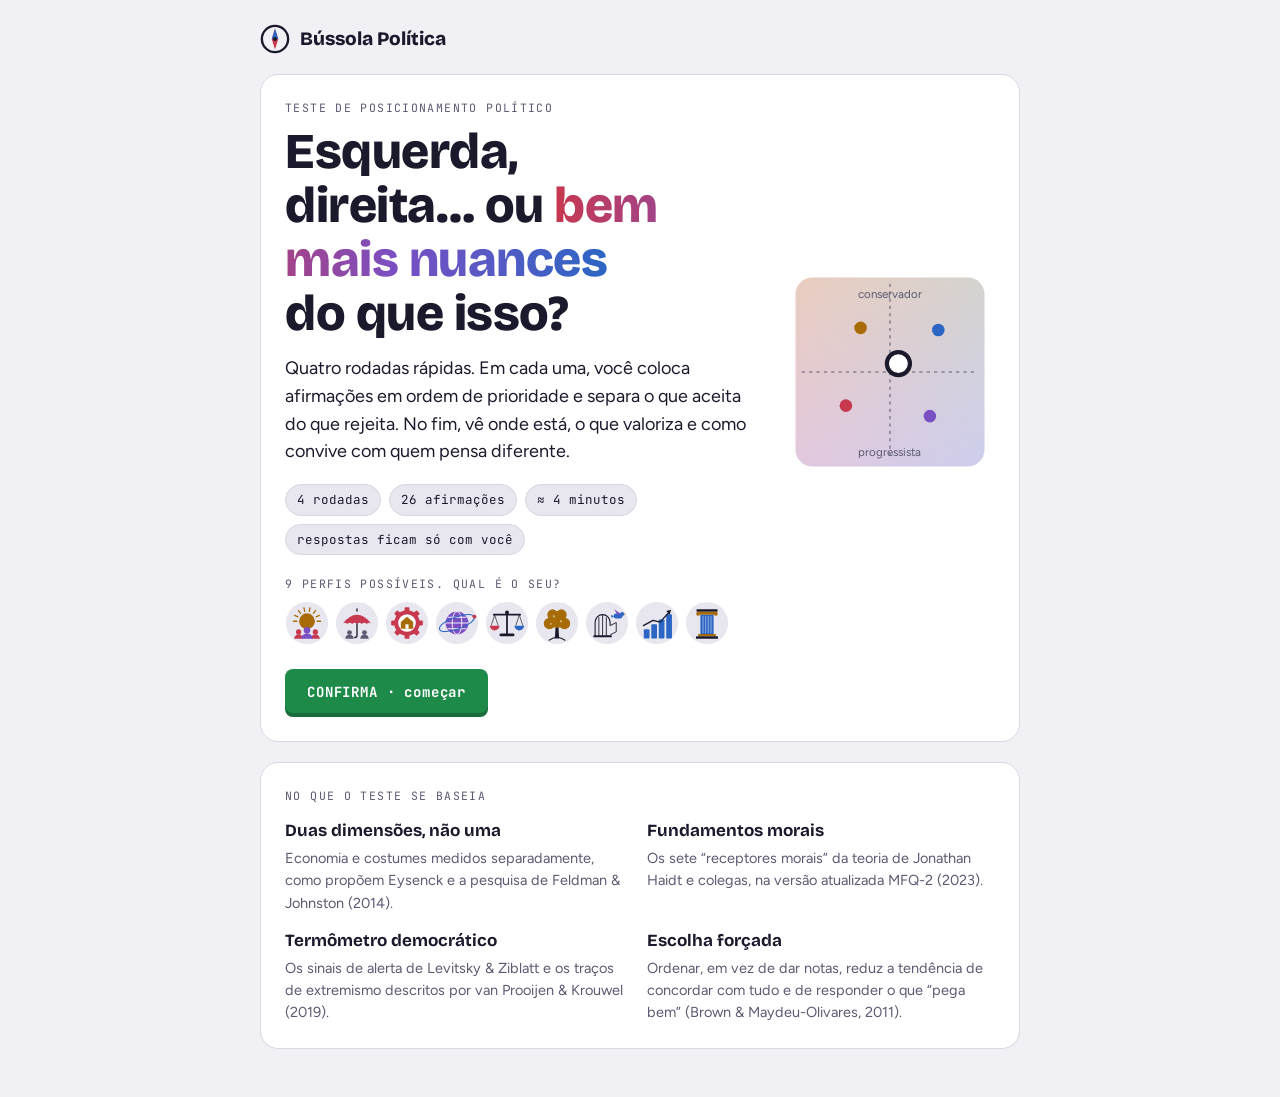
<file: bussola/p/conservador-classico/index.html>
<!doctype html>
<html lang="pt-BR">
<head>
<meta charset="utf-8">
<meta name="viewport" content="width=device-width, initial-scale=1">
<title>Meu perfil na Bússola Política: Conservador Clássico</title>
<meta name="description" content="Você sabia que existe muito mais do que direita e esquerda? Faça o teste e descubra o seu.">
<meta property="og:type" content="website">
<meta property="og:locale" content="pt_BR">
<meta property="og:site_name" content="Bússola Política">
<meta property="og:title" content="Meu perfil na Bússola Política: Conservador Clássico">
<meta property="og:description" content="Você sabia que existe muito mais do que direita e esquerda? Faça o teste e descubra o seu.">
<meta property="og:url" content="https://diegoungari04.github.io/Social-Media/bussola/p/conservador-classico/">
<meta property="og:image" content="https://diegoungari04.github.io/Social-Media/bussola/og/conservador-classico.png">
<meta property="og:image:width" content="1200">
<meta property="og:image:height" content="630">
<meta property="og:image:alt" content="Ilustração do perfil Conservador Clássico na Bússola Política">
<meta name="twitter:card" content="summary_large_image">
<meta name="twitter:image" content="https://diegoungari04.github.io/Social-Media/bussola/og/conservador-classico.png">
<meta http-equiv="refresh" content="0; url=../../">
<link rel="canonical" href="https://diegoungari04.github.io/Social-Media/bussola/">
<style>body{margin:0;font-family:system-ui,sans-serif;background:#f1f0f5;color:#1a1a2c;display:grid;place-items:center;min-height:100vh;padding:16px;text-align:center}a{color:#2c66c4;font-weight:700}</style>
</head>
<body>
<p>Abrindo a Bússola Política… <a href="../../">Faça o teste</a></p>
<script>location.replace("../../")</script>
</body>
</html>
</file>
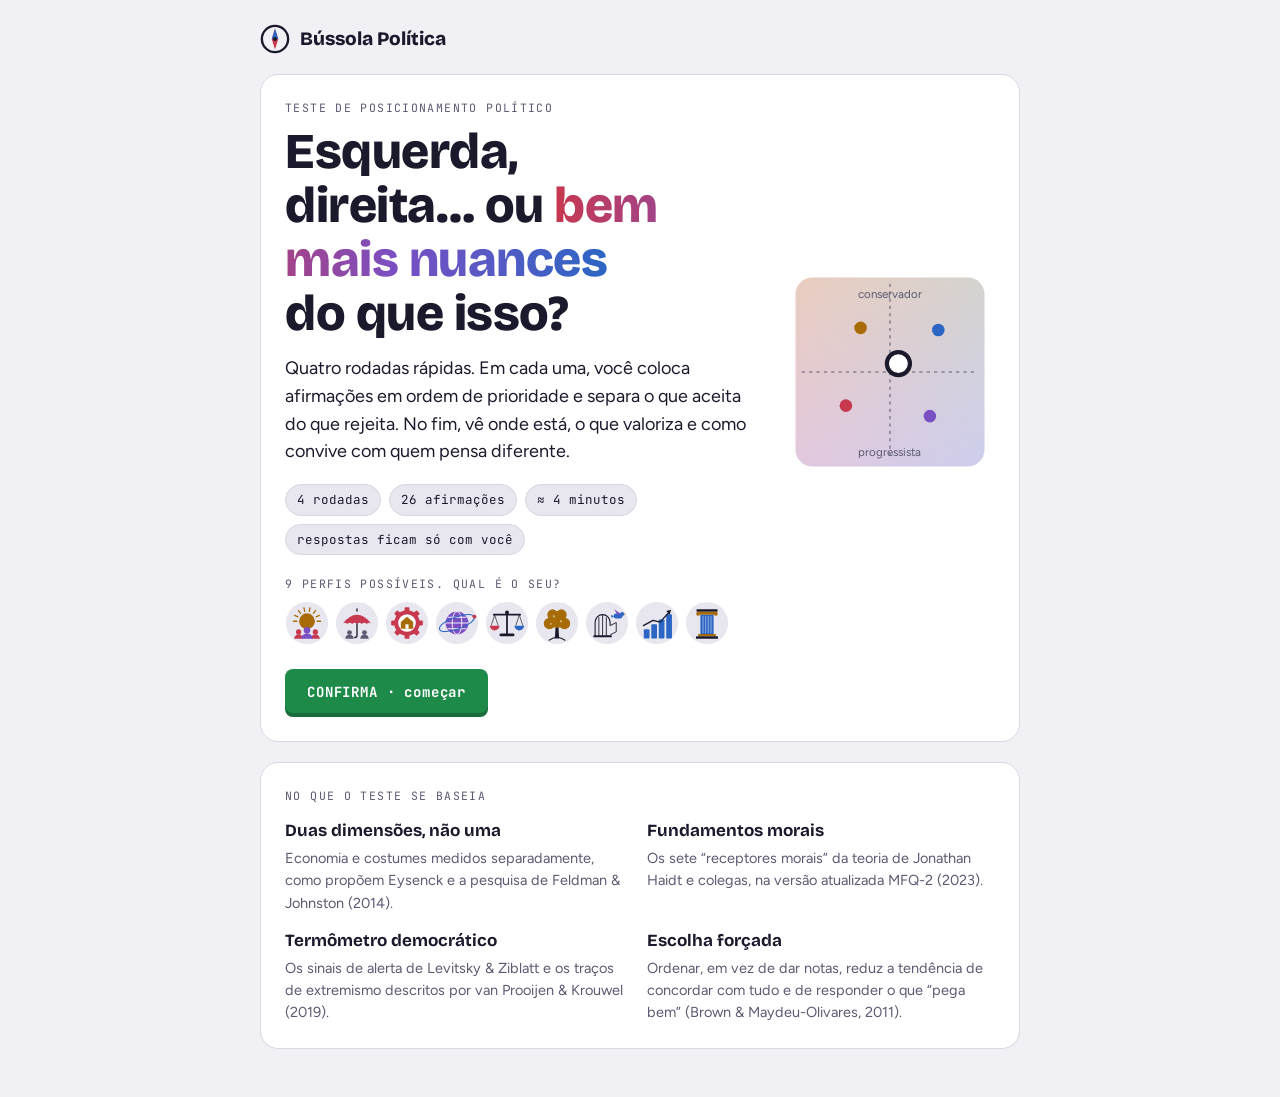
<file: bussola/p/conservador-moderado/index.html>
<!doctype html>
<html lang="pt-BR">
<head>
<meta charset="utf-8">
<meta name="viewport" content="width=device-width, initial-scale=1">
<title>Meu perfil na Bússola Política: Conservador Moderado</title>
<meta name="description" content="Você sabia que existe muito mais do que direita e esquerda? Faça o teste e descubra o seu.">
<meta property="og:type" content="website">
<meta property="og:locale" content="pt_BR">
<meta property="og:site_name" content="Bússola Política">
<meta property="og:title" content="Meu perfil na Bússola Política: Conservador Moderado">
<meta property="og:description" content="Você sabia que existe muito mais do que direita e esquerda? Faça o teste e descubra o seu.">
<meta property="og:url" content="https://diegoungari04.github.io/Social-Media/bussola/p/conservador-moderado/">
<meta property="og:image" content="https://diegoungari04.github.io/Social-Media/bussola/og/conservador-moderado.png">
<meta property="og:image:width" content="1200">
<meta property="og:image:height" content="630">
<meta property="og:image:alt" content="Ilustração do perfil Conservador Moderado na Bússola Política">
<meta name="twitter:card" content="summary_large_image">
<meta name="twitter:image" content="https://diegoungari04.github.io/Social-Media/bussola/og/conservador-moderado.png">
<meta http-equiv="refresh" content="0; url=../../">
<link rel="canonical" href="https://diegoungari04.github.io/Social-Media/bussola/">
<style>body{margin:0;font-family:system-ui,sans-serif;background:#f1f0f5;color:#1a1a2c;display:grid;place-items:center;min-height:100vh;padding:16px;text-align:center}a{color:#2c66c4;font-weight:700}</style>
</head>
<body>
<p>Abrindo a Bússola Política… <a href="../../">Faça o teste</a></p>
<script>location.replace("../../")</script>
</body>
</html>
</file>
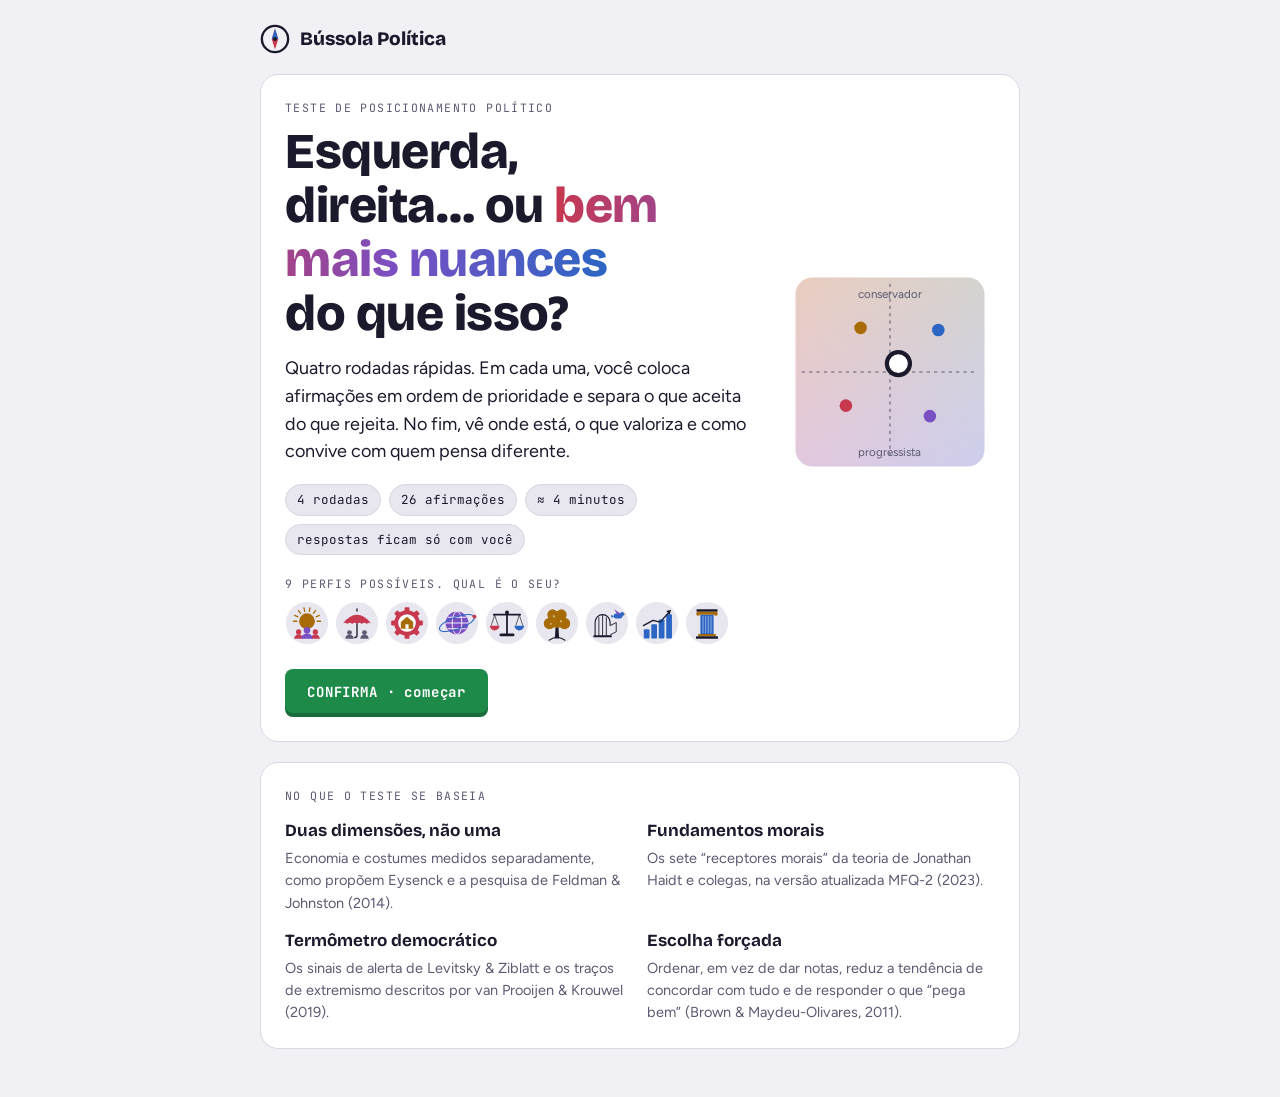
<file: bussola/p/equilibrista-pragmatico/index.html>
<!doctype html>
<html lang="pt-BR">
<head>
<meta charset="utf-8">
<meta name="viewport" content="width=device-width, initial-scale=1">
<title>Meu perfil na Bússola Política: Equilibrista Pragmático</title>
<meta name="description" content="Você sabia que existe muito mais do que direita e esquerda? Faça o teste e descubra o seu.">
<meta property="og:type" content="website">
<meta property="og:locale" content="pt_BR">
<meta property="og:site_name" content="Bússola Política">
<meta property="og:title" content="Meu perfil na Bússola Política: Equilibrista Pragmático">
<meta property="og:description" content="Você sabia que existe muito mais do que direita e esquerda? Faça o teste e descubra o seu.">
<meta property="og:url" content="https://diegoungari04.github.io/Social-Media/bussola/p/equilibrista-pragmatico/">
<meta property="og:image" content="https://diegoungari04.github.io/Social-Media/bussola/og/equilibrista-pragmatico.png">
<meta property="og:image:width" content="1200">
<meta property="og:image:height" content="630">
<meta property="og:image:alt" content="Ilustração do perfil Equilibrista Pragmático na Bússola Política">
<meta name="twitter:card" content="summary_large_image">
<meta name="twitter:image" content="https://diegoungari04.github.io/Social-Media/bussola/og/equilibrista-pragmatico.png">
<meta http-equiv="refresh" content="0; url=../../">
<link rel="canonical" href="https://diegoungari04.github.io/Social-Media/bussola/">
<style>body{margin:0;font-family:system-ui,sans-serif;background:#f1f0f5;color:#1a1a2c;display:grid;place-items:center;min-height:100vh;padding:16px;text-align:center}a{color:#2c66c4;font-weight:700}</style>
</head>
<body>
<p>Abrindo a Bússola Política… <a href="../../">Faça o teste</a></p>
<script>location.replace("../../")</script>
</body>
</html>
</file>
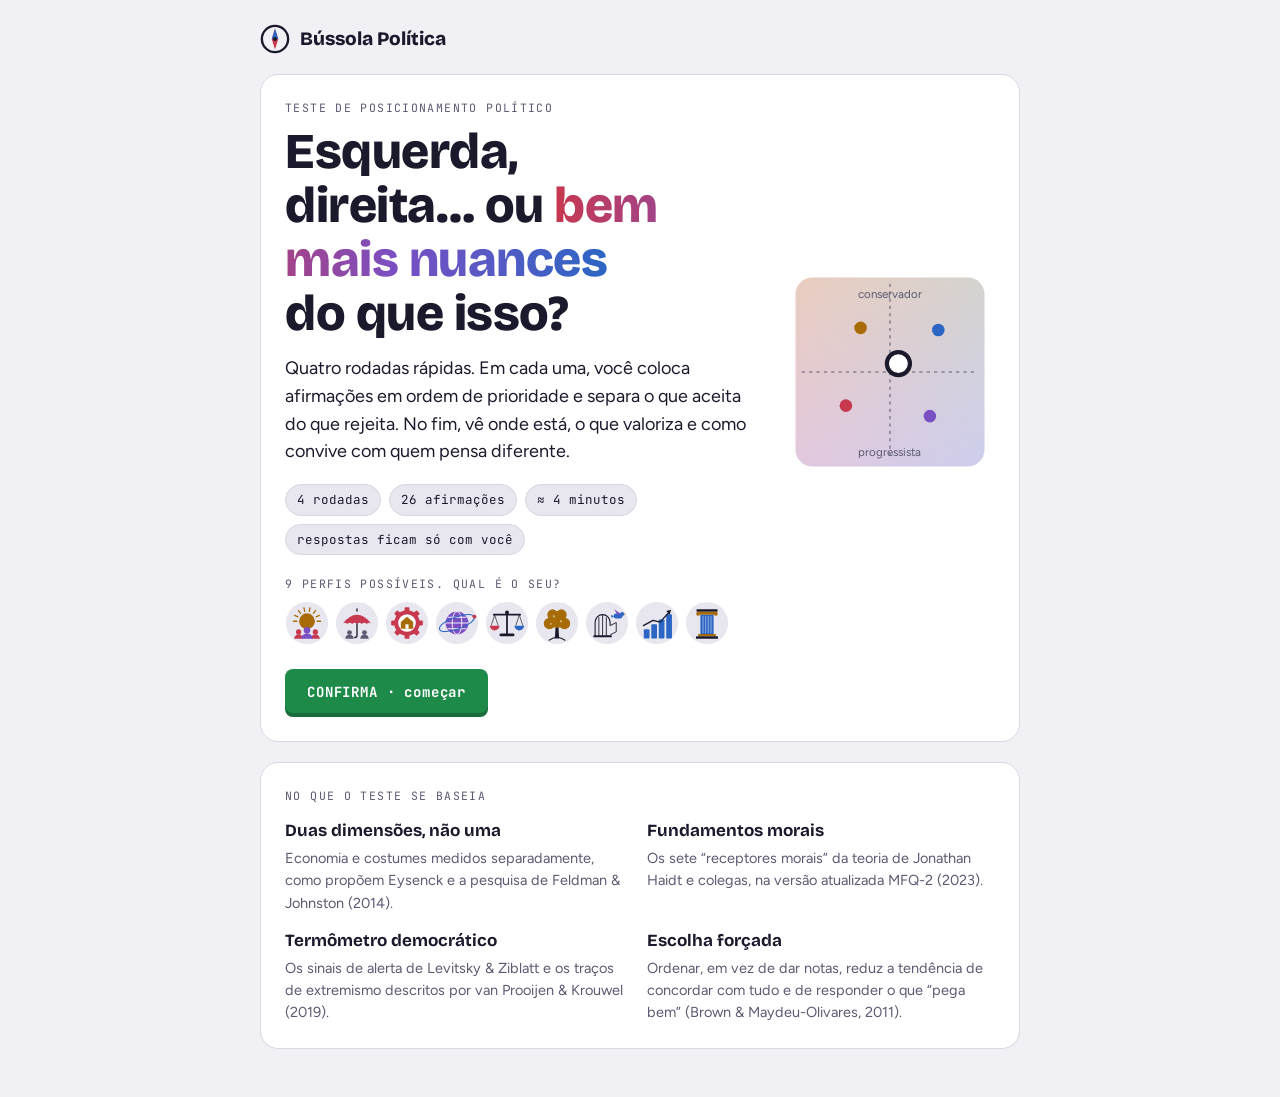
<file: bussola/p/liberal-cosmopolita/index.html>
<!doctype html>
<html lang="pt-BR">
<head>
<meta charset="utf-8">
<meta name="viewport" content="width=device-width, initial-scale=1">
<title>Meu perfil na Bússola Política: Liberal Cosmopolita</title>
<meta name="description" content="Você sabia que existe muito mais do que direita e esquerda? Faça o teste e descubra o seu.">
<meta property="og:type" content="website">
<meta property="og:locale" content="pt_BR">
<meta property="og:site_name" content="Bússola Política">
<meta property="og:title" content="Meu perfil na Bússola Política: Liberal Cosmopolita">
<meta property="og:description" content="Você sabia que existe muito mais do que direita e esquerda? Faça o teste e descubra o seu.">
<meta property="og:url" content="https://diegoungari04.github.io/Social-Media/bussola/p/liberal-cosmopolita/">
<meta property="og:image" content="https://diegoungari04.github.io/Social-Media/bussola/og/liberal-cosmopolita.png">
<meta property="og:image:width" content="1200">
<meta property="og:image:height" content="630">
<meta property="og:image:alt" content="Ilustração do perfil Liberal Cosmopolita na Bússola Política">
<meta name="twitter:card" content="summary_large_image">
<meta name="twitter:image" content="https://diegoungari04.github.io/Social-Media/bussola/og/liberal-cosmopolita.png">
<meta http-equiv="refresh" content="0; url=../../">
<link rel="canonical" href="https://diegoungari04.github.io/Social-Media/bussola/">
<style>body{margin:0;font-family:system-ui,sans-serif;background:#f1f0f5;color:#1a1a2c;display:grid;place-items:center;min-height:100vh;padding:16px;text-align:center}a{color:#2c66c4;font-weight:700}</style>
</head>
<body>
<p>Abrindo a Bússola Política… <a href="../../">Faça o teste</a></p>
<script>location.replace("../../")</script>
</body>
</html>
</file>
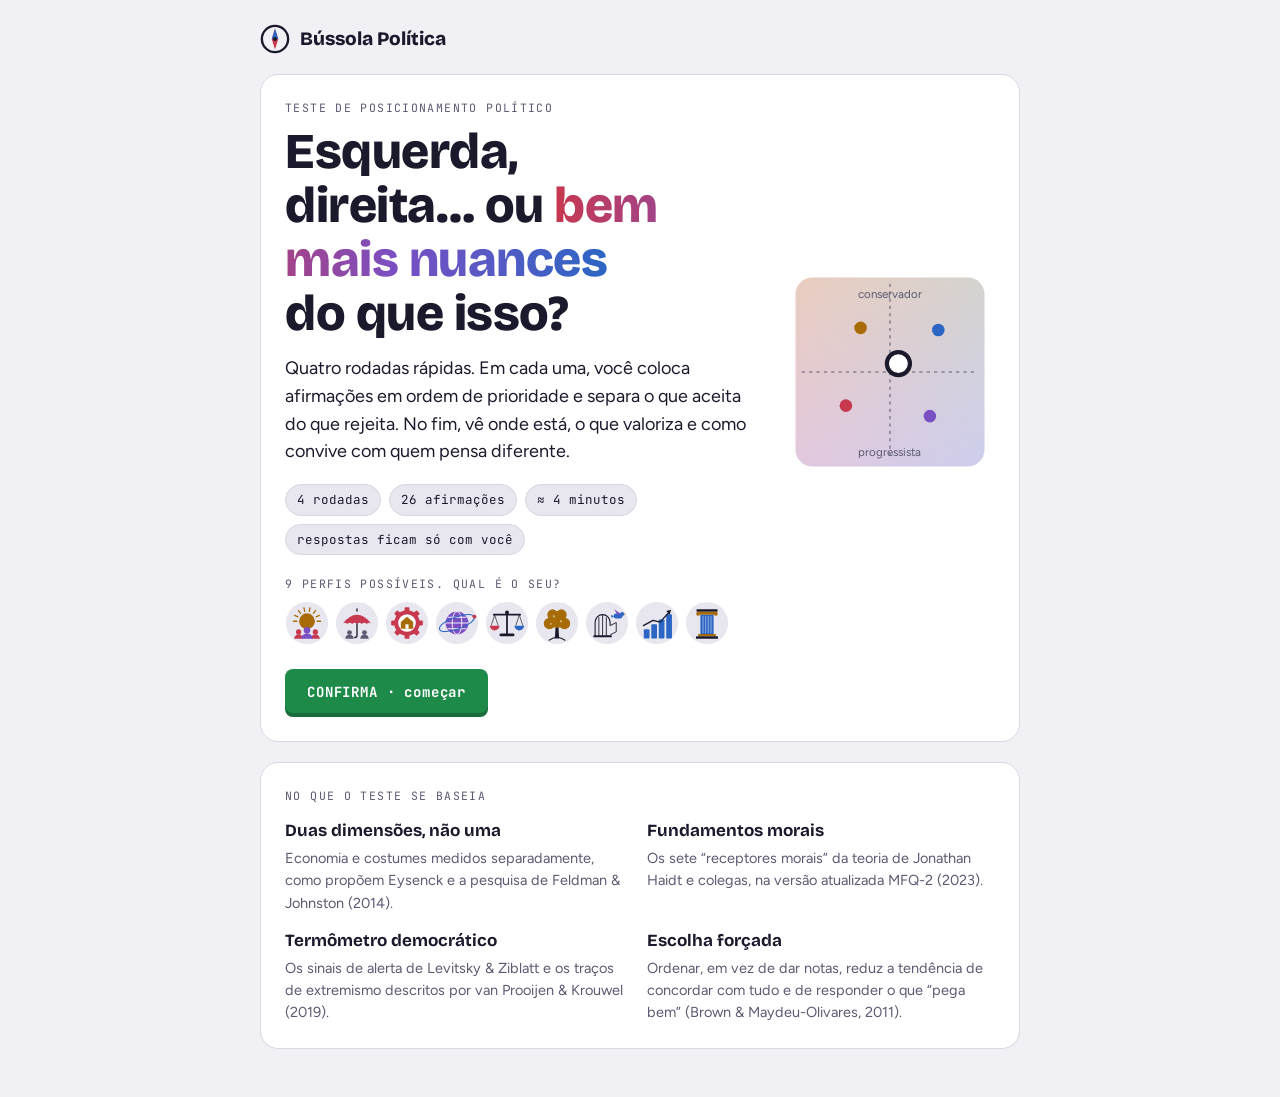
<file: bussola/p/libertario-de-mercado/index.html>
<!doctype html>
<html lang="pt-BR">
<head>
<meta charset="utf-8">
<meta name="viewport" content="width=device-width, initial-scale=1">
<title>Meu perfil na Bússola Política: Libertário de Mercado</title>
<meta name="description" content="Você sabia que existe muito mais do que direita e esquerda? Faça o teste e descubra o seu.">
<meta property="og:type" content="website">
<meta property="og:locale" content="pt_BR">
<meta property="og:site_name" content="Bússola Política">
<meta property="og:title" content="Meu perfil na Bússola Política: Libertário de Mercado">
<meta property="og:description" content="Você sabia que existe muito mais do que direita e esquerda? Faça o teste e descubra o seu.">
<meta property="og:url" content="https://diegoungari04.github.io/Social-Media/bussola/p/libertario-de-mercado/">
<meta property="og:image" content="https://diegoungari04.github.io/Social-Media/bussola/og/libertario-de-mercado.png">
<meta property="og:image:width" content="1200">
<meta property="og:image:height" content="630">
<meta property="og:image:alt" content="Ilustração do perfil Libertário de Mercado na Bússola Política">
<meta name="twitter:card" content="summary_large_image">
<meta name="twitter:image" content="https://diegoungari04.github.io/Social-Media/bussola/og/libertario-de-mercado.png">
<meta http-equiv="refresh" content="0; url=../../">
<link rel="canonical" href="https://diegoungari04.github.io/Social-Media/bussola/">
<style>body{margin:0;font-family:system-ui,sans-serif;background:#f1f0f5;color:#1a1a2c;display:grid;place-items:center;min-height:100vh;padding:16px;text-align:center}a{color:#2c66c4;font-weight:700}</style>
</head>
<body>
<p>Abrindo a Bússola Política… <a href="../../">Faça o teste</a></p>
<script>location.replace("../../")</script>
</body>
</html>
</file>
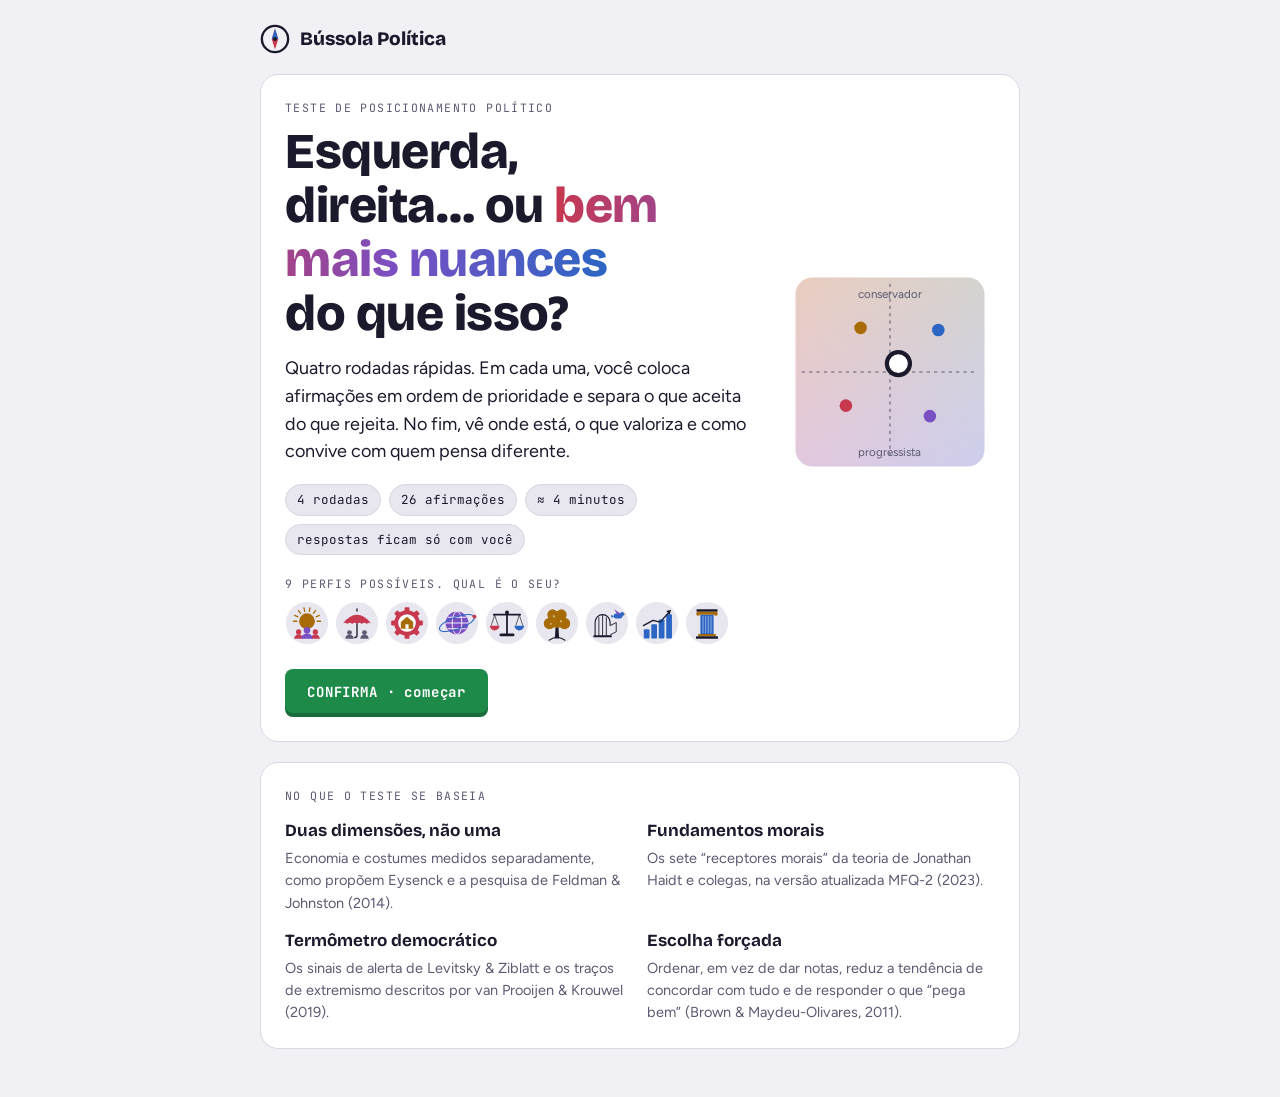
<file: bussola/p/reformista-de-mercado/index.html>
<!doctype html>
<html lang="pt-BR">
<head>
<meta charset="utf-8">
<meta name="viewport" content="width=device-width, initial-scale=1">
<title>Meu perfil na Bússola Política: Reformista de Mercado</title>
<meta name="description" content="Você sabia que existe muito mais do que direita e esquerda? Faça o teste e descubra o seu.">
<meta property="og:type" content="website">
<meta property="og:locale" content="pt_BR">
<meta property="og:site_name" content="Bússola Política">
<meta property="og:title" content="Meu perfil na Bússola Política: Reformista de Mercado">
<meta property="og:description" content="Você sabia que existe muito mais do que direita e esquerda? Faça o teste e descubra o seu.">
<meta property="og:url" content="https://diegoungari04.github.io/Social-Media/bussola/p/reformista-de-mercado/">
<meta property="og:image" content="https://diegoungari04.github.io/Social-Media/bussola/og/reformista-de-mercado.png">
<meta property="og:image:width" content="1200">
<meta property="og:image:height" content="630">
<meta property="og:image:alt" content="Ilustração do perfil Reformista de Mercado na Bússola Política">
<meta name="twitter:card" content="summary_large_image">
<meta name="twitter:image" content="https://diegoungari04.github.io/Social-Media/bussola/og/reformista-de-mercado.png">
<meta http-equiv="refresh" content="0; url=../../">
<link rel="canonical" href="https://diegoungari04.github.io/Social-Media/bussola/">
<style>body{margin:0;font-family:system-ui,sans-serif;background:#f1f0f5;color:#1a1a2c;display:grid;place-items:center;min-height:100vh;padding:16px;text-align:center}a{color:#2c66c4;font-weight:700}</style>
</head>
<body>
<p>Abrindo a Bússola Política… <a href="../../">Faça o teste</a></p>
<script>location.replace("../../")</script>
</body>
</html>
</file>
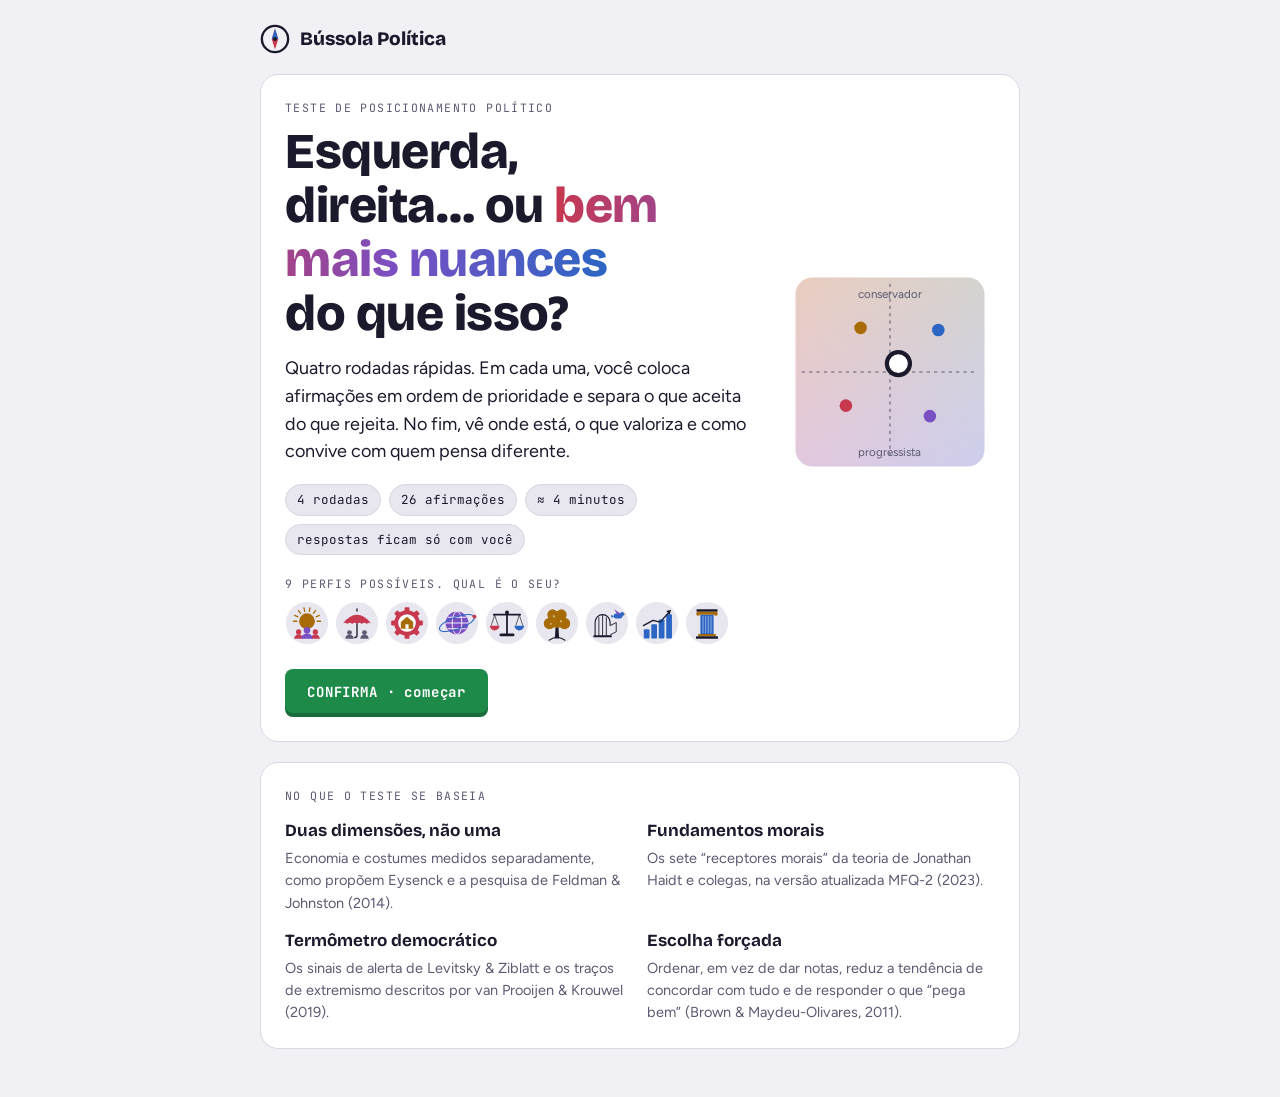
<file: bussola/p/social-democrata-raiz/index.html>
<!doctype html>
<html lang="pt-BR">
<head>
<meta charset="utf-8">
<meta name="viewport" content="width=device-width, initial-scale=1">
<title>Meu perfil na Bússola Política: Social-Democrata Raiz</title>
<meta name="description" content="Você sabia que existe muito mais do que direita e esquerda? Faça o teste e descubra o seu.">
<meta property="og:type" content="website">
<meta property="og:locale" content="pt_BR">
<meta property="og:site_name" content="Bússola Política">
<meta property="og:title" content="Meu perfil na Bússola Política: Social-Democrata Raiz">
<meta property="og:description" content="Você sabia que existe muito mais do que direita e esquerda? Faça o teste e descubra o seu.">
<meta property="og:url" content="https://diegoungari04.github.io/Social-Media/bussola/p/social-democrata-raiz/">
<meta property="og:image" content="https://diegoungari04.github.io/Social-Media/bussola/og/social-democrata-raiz.png">
<meta property="og:image:width" content="1200">
<meta property="og:image:height" content="630">
<meta property="og:image:alt" content="Ilustração do perfil Social-Democrata Raiz na Bússola Política">
<meta name="twitter:card" content="summary_large_image">
<meta name="twitter:image" content="https://diegoungari04.github.io/Social-Media/bussola/og/social-democrata-raiz.png">
<meta http-equiv="refresh" content="0; url=../../">
<link rel="canonical" href="https://diegoungari04.github.io/Social-Media/bussola/">
<style>body{margin:0;font-family:system-ui,sans-serif;background:#f1f0f5;color:#1a1a2c;display:grid;place-items:center;min-height:100vh;padding:16px;text-align:center}a{color:#2c66c4;font-weight:700}</style>
</head>
<body>
<p>Abrindo a Bússola Política… <a href="../../">Faça o teste</a></p>
<script>location.replace("../../")</script>
</body>
</html>
</file>
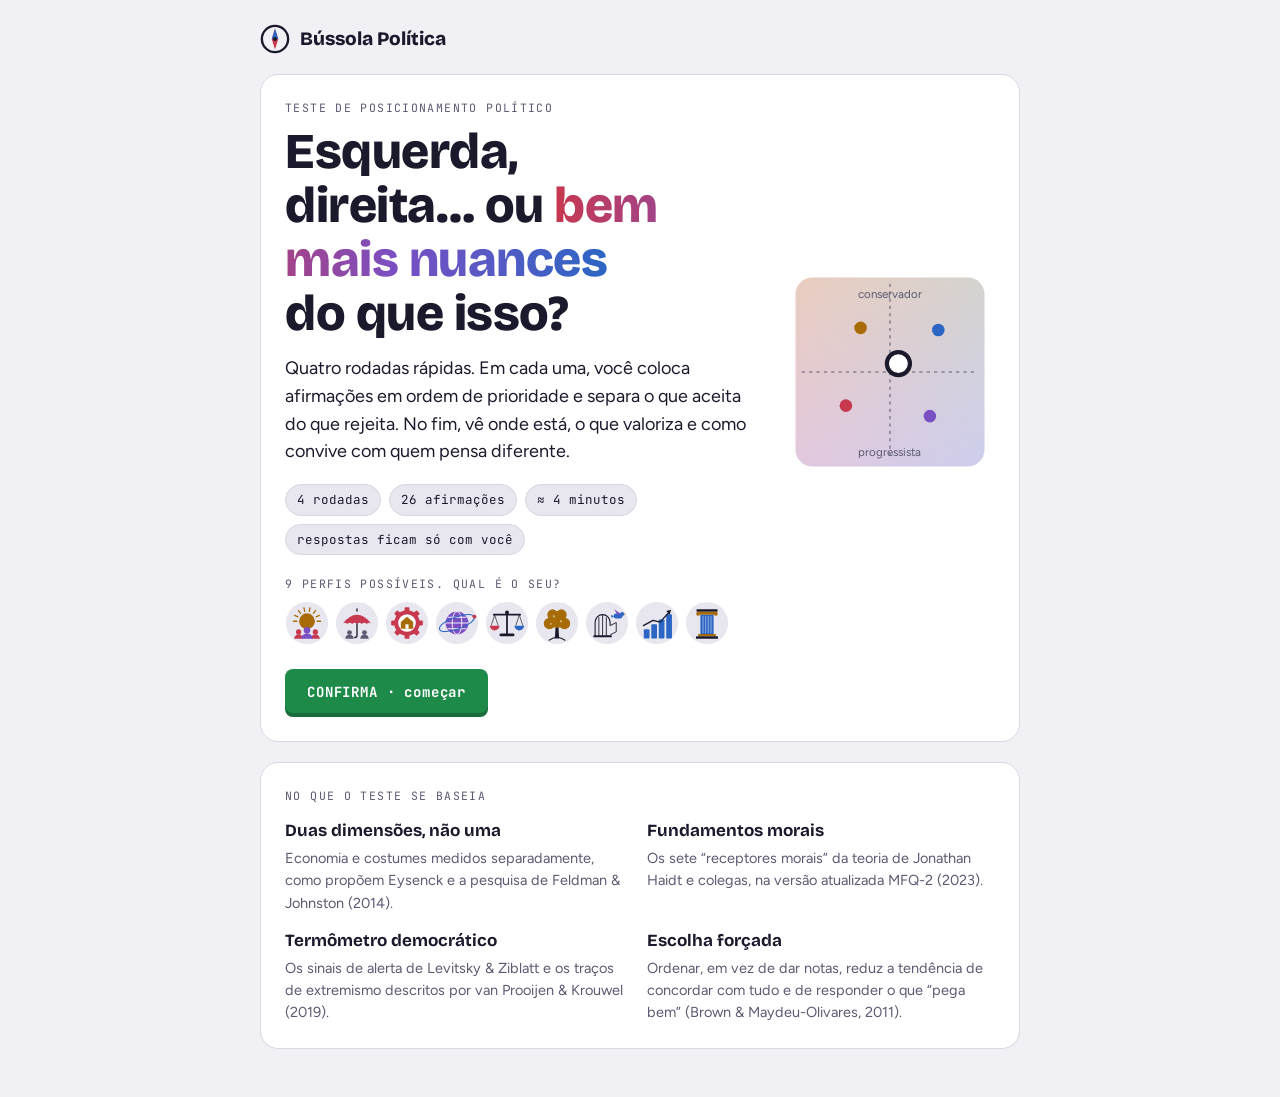
<file: bussola/p/trabalhista-tradicional/index.html>
<!doctype html>
<html lang="pt-BR">
<head>
<meta charset="utf-8">
<meta name="viewport" content="width=device-width, initial-scale=1">
<title>Meu perfil na Bússola Política: Trabalhista Tradicional</title>
<meta name="description" content="Você sabia que existe muito mais do que direita e esquerda? Faça o teste e descubra o seu.">
<meta property="og:type" content="website">
<meta property="og:locale" content="pt_BR">
<meta property="og:site_name" content="Bússola Política">
<meta property="og:title" content="Meu perfil na Bússola Política: Trabalhista Tradicional">
<meta property="og:description" content="Você sabia que existe muito mais do que direita e esquerda? Faça o teste e descubra o seu.">
<meta property="og:url" content="https://diegoungari04.github.io/Social-Media/bussola/p/trabalhista-tradicional/">
<meta property="og:image" content="https://diegoungari04.github.io/Social-Media/bussola/og/trabalhista-tradicional.png">
<meta property="og:image:width" content="1200">
<meta property="og:image:height" content="630">
<meta property="og:image:alt" content="Ilustração do perfil Trabalhista Tradicional na Bússola Política">
<meta name="twitter:card" content="summary_large_image">
<meta name="twitter:image" content="https://diegoungari04.github.io/Social-Media/bussola/og/trabalhista-tradicional.png">
<meta http-equiv="refresh" content="0; url=../../">
<link rel="canonical" href="https://diegoungari04.github.io/Social-Media/bussola/">
<style>body{margin:0;font-family:system-ui,sans-serif;background:#f1f0f5;color:#1a1a2c;display:grid;place-items:center;min-height:100vh;padding:16px;text-align:center}a{color:#2c66c4;font-weight:700}</style>
</head>
<body>
<p>Abrindo a Bússola Política… <a href="../../">Faça o teste</a></p>
<script>location.replace("../../")</script>
</body>
</html>
</file>
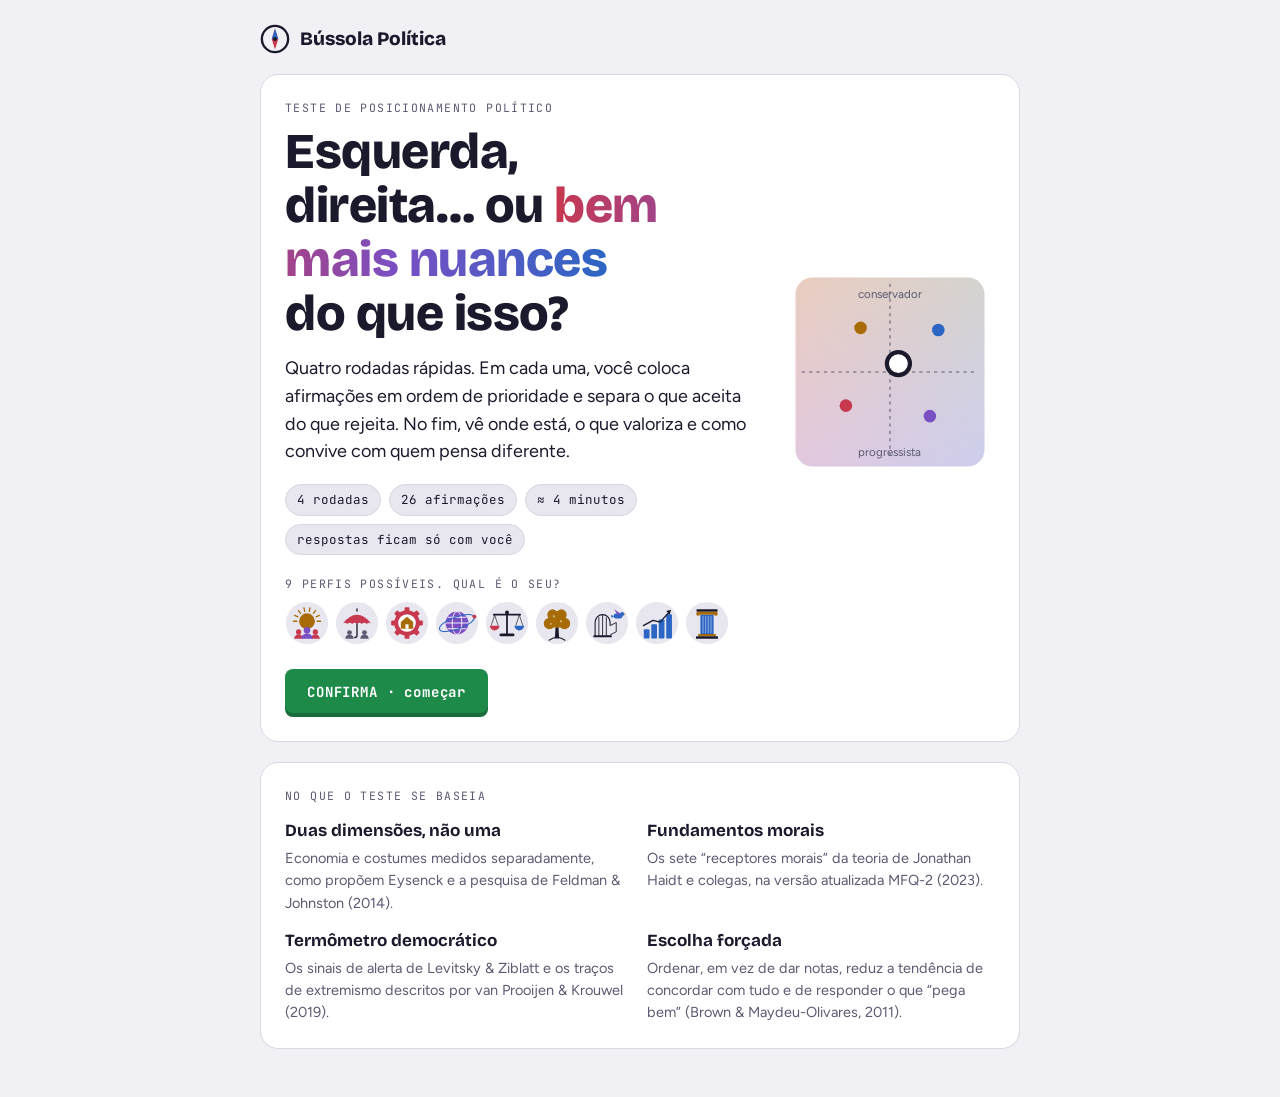
<file: bussola/p/utopista-solidario/index.html>
<!doctype html>
<html lang="pt-BR">
<head>
<meta charset="utf-8">
<meta name="viewport" content="width=device-width, initial-scale=1">
<title>Meu perfil na Bússola Política: Utopista Solidário</title>
<meta name="description" content="Você sabia que existe muito mais do que direita e esquerda? Faça o teste e descubra o seu.">
<meta property="og:type" content="website">
<meta property="og:locale" content="pt_BR">
<meta property="og:site_name" content="Bússola Política">
<meta property="og:title" content="Meu perfil na Bússola Política: Utopista Solidário">
<meta property="og:description" content="Você sabia que existe muito mais do que direita e esquerda? Faça o teste e descubra o seu.">
<meta property="og:url" content="https://diegoungari04.github.io/Social-Media/bussola/p/utopista-solidario/">
<meta property="og:image" content="https://diegoungari04.github.io/Social-Media/bussola/og/utopista-solidario.png">
<meta property="og:image:width" content="1200">
<meta property="og:image:height" content="630">
<meta property="og:image:alt" content="Ilustração do perfil Utopista Solidário na Bússola Política">
<meta name="twitter:card" content="summary_large_image">
<meta name="twitter:image" content="https://diegoungari04.github.io/Social-Media/bussola/og/utopista-solidario.png">
<meta http-equiv="refresh" content="0; url=../../">
<link rel="canonical" href="https://diegoungari04.github.io/Social-Media/bussola/">
<style>body{margin:0;font-family:system-ui,sans-serif;background:#f1f0f5;color:#1a1a2c;display:grid;place-items:center;min-height:100vh;padding:16px;text-align:center}a{color:#2c66c4;font-weight:700}</style>
</head>
<body>
<p>Abrindo a Bússola Política… <a href="../../">Faça o teste</a></p>
<script>location.replace("../../")</script>
</body>
</html>
</file>
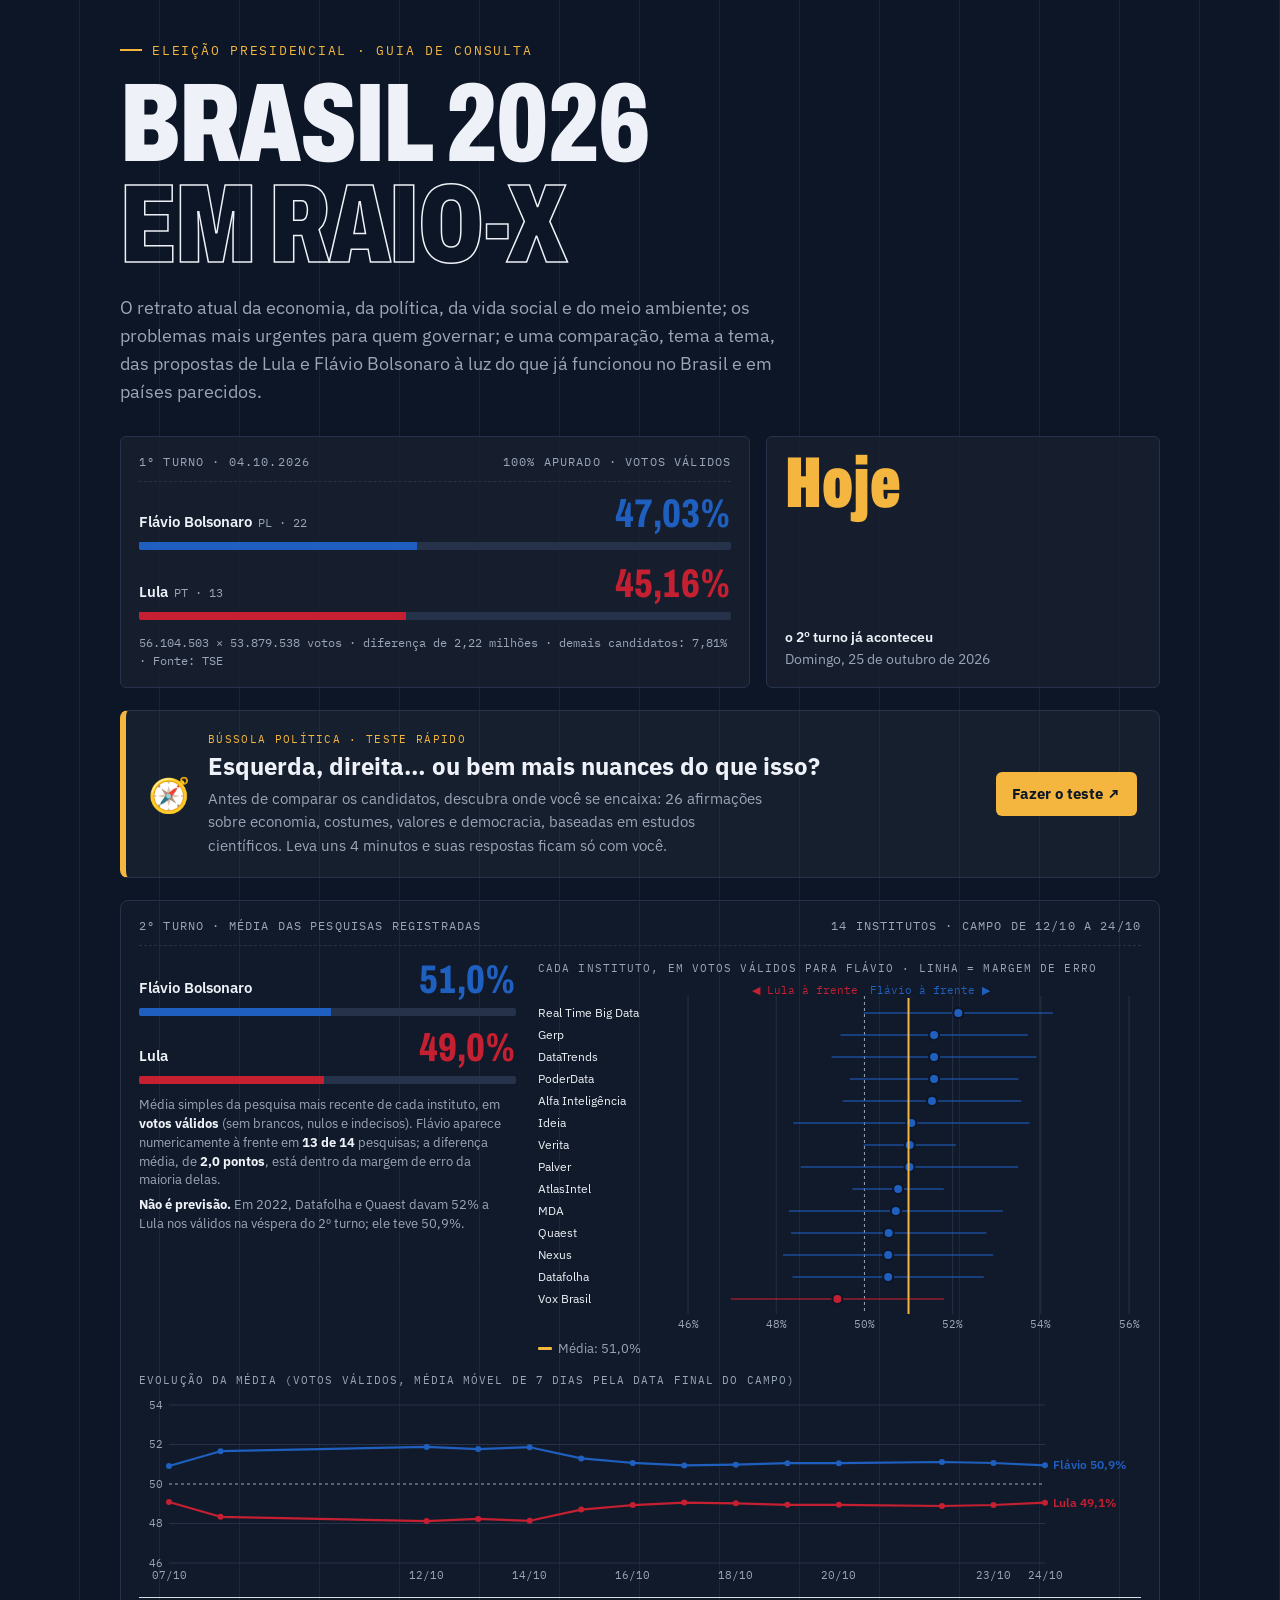
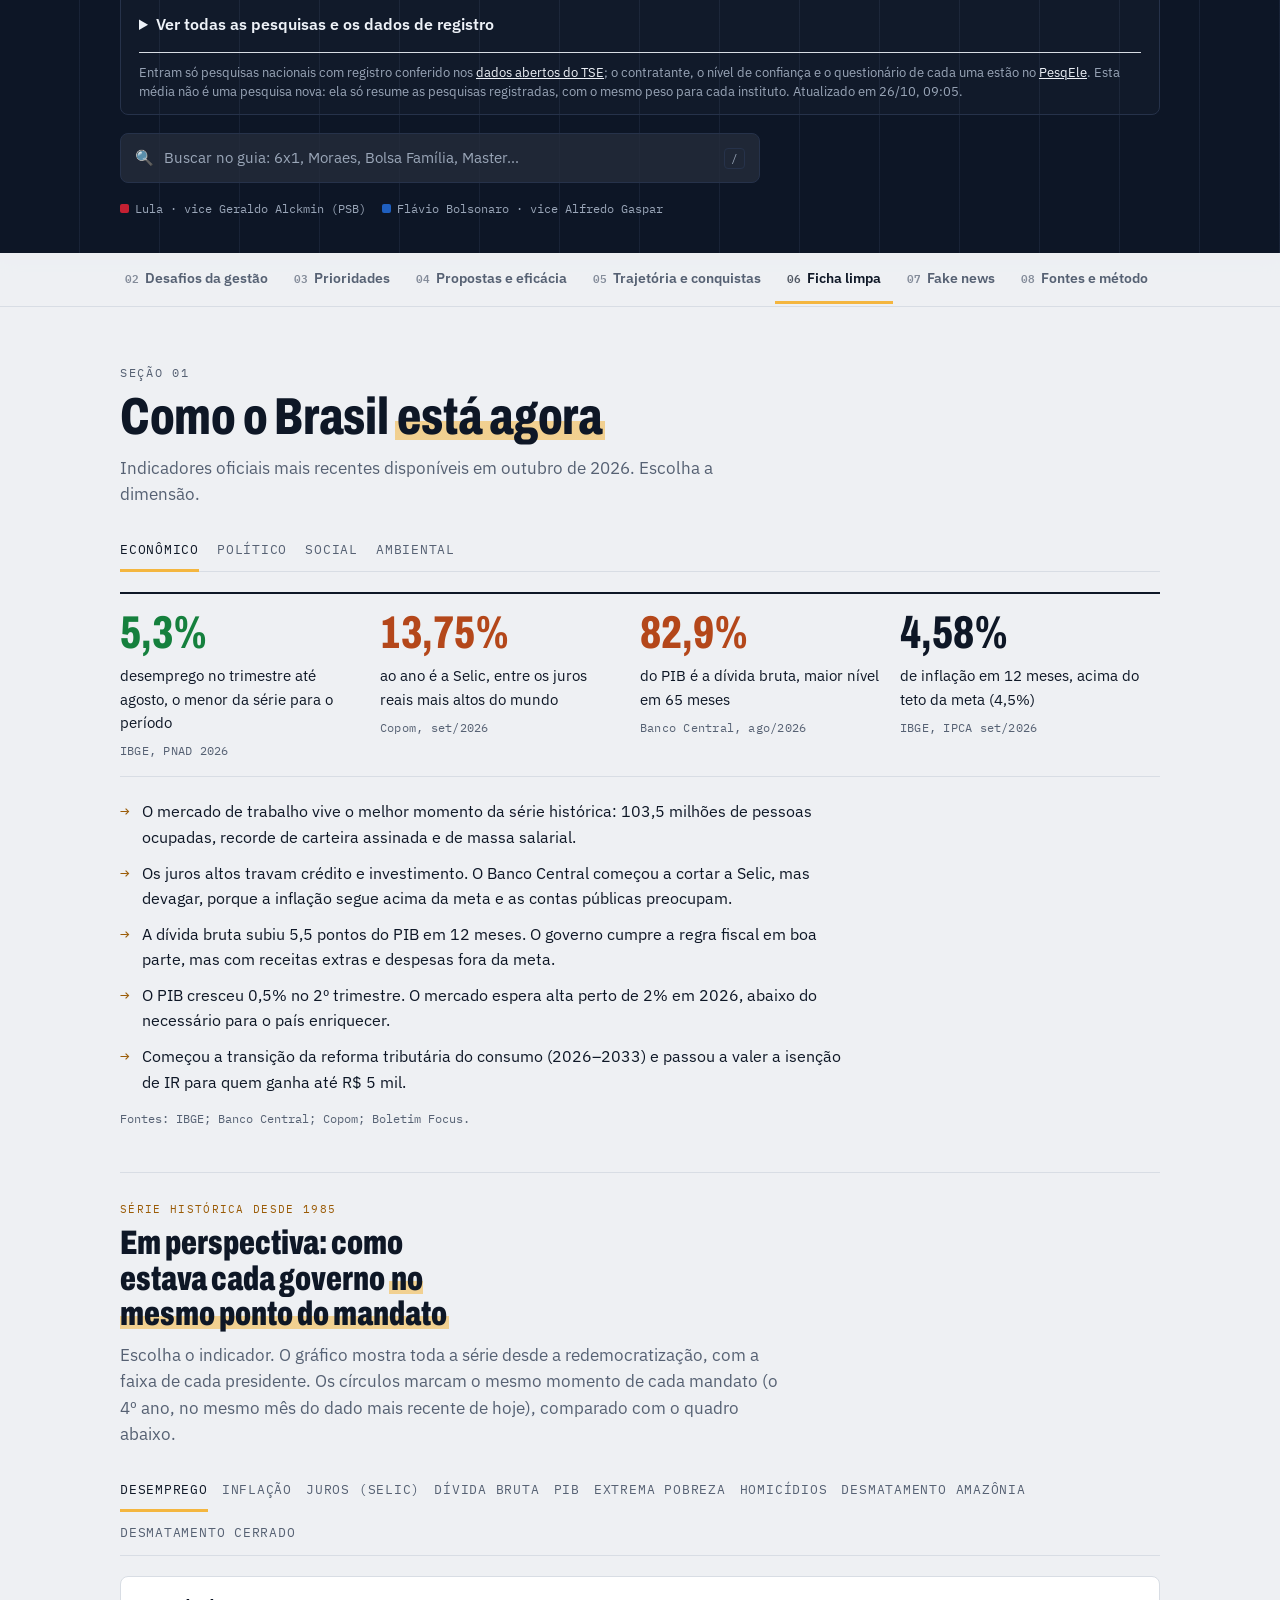
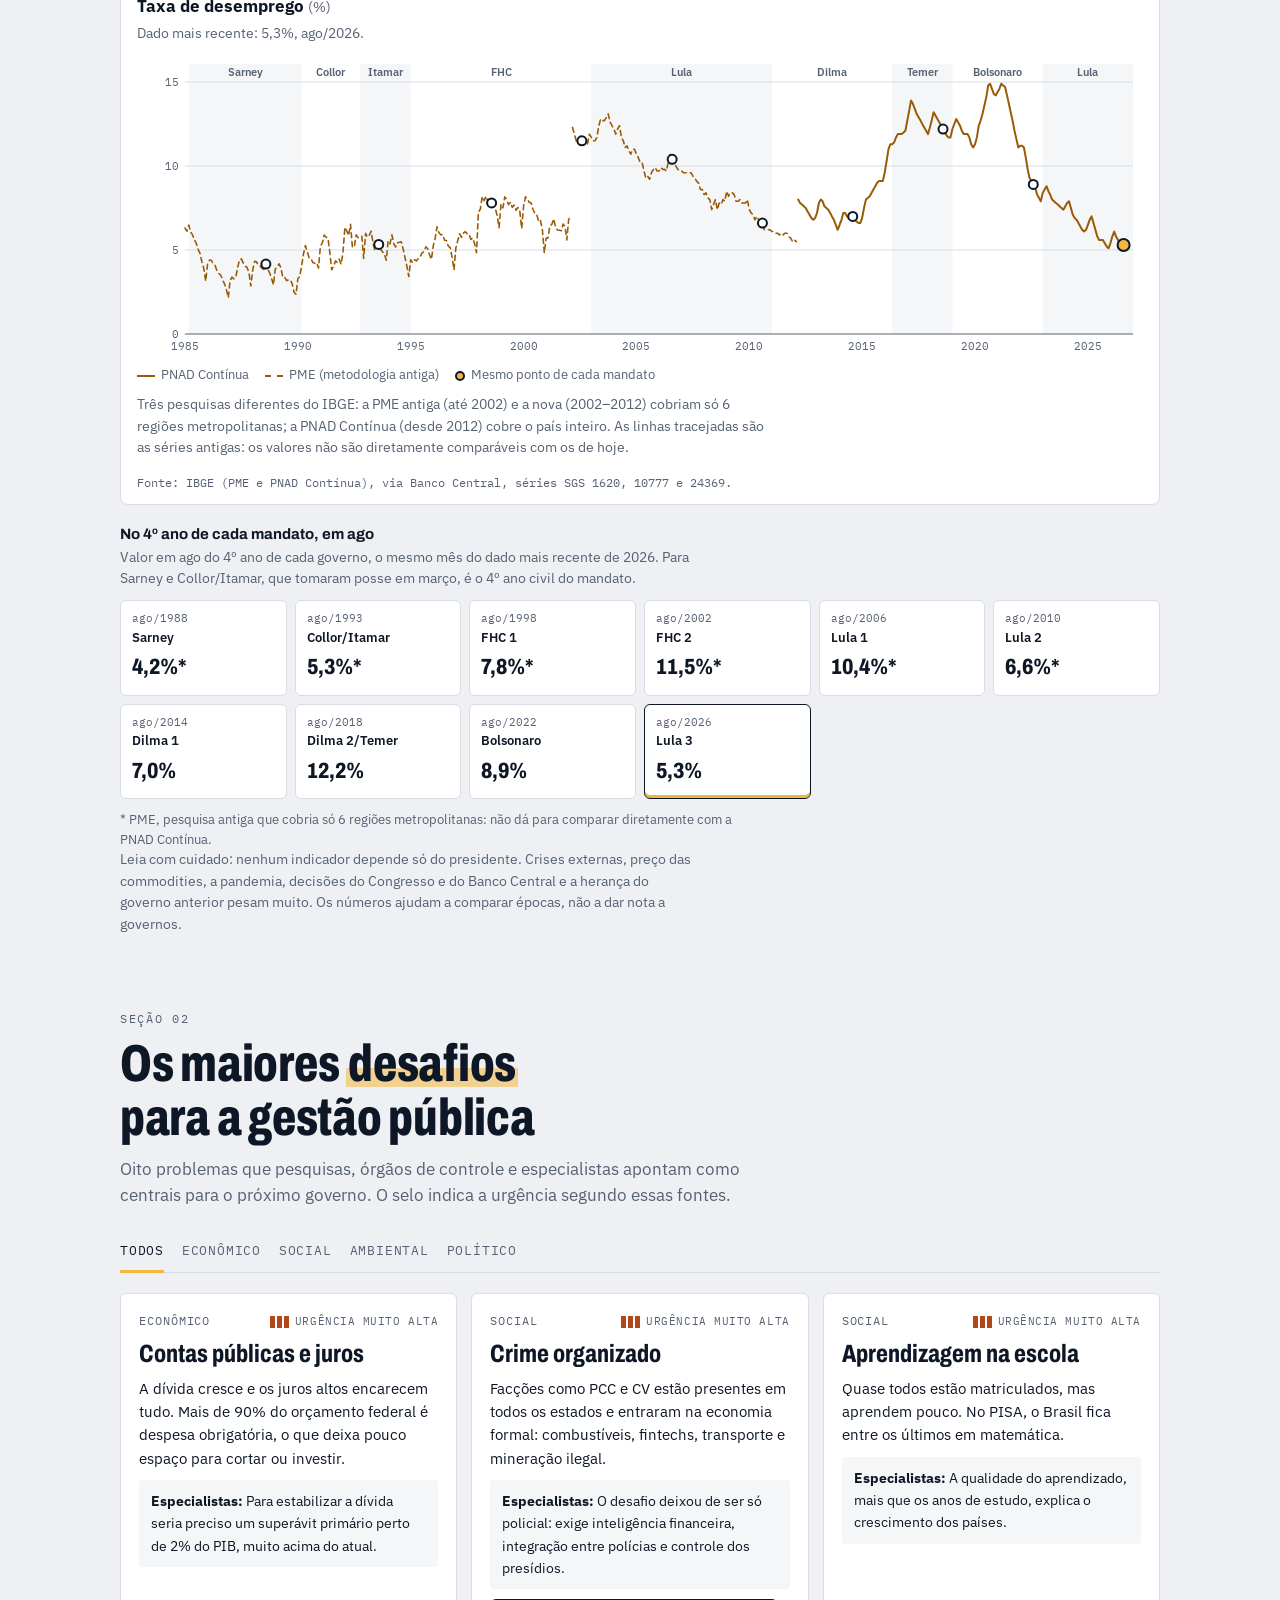
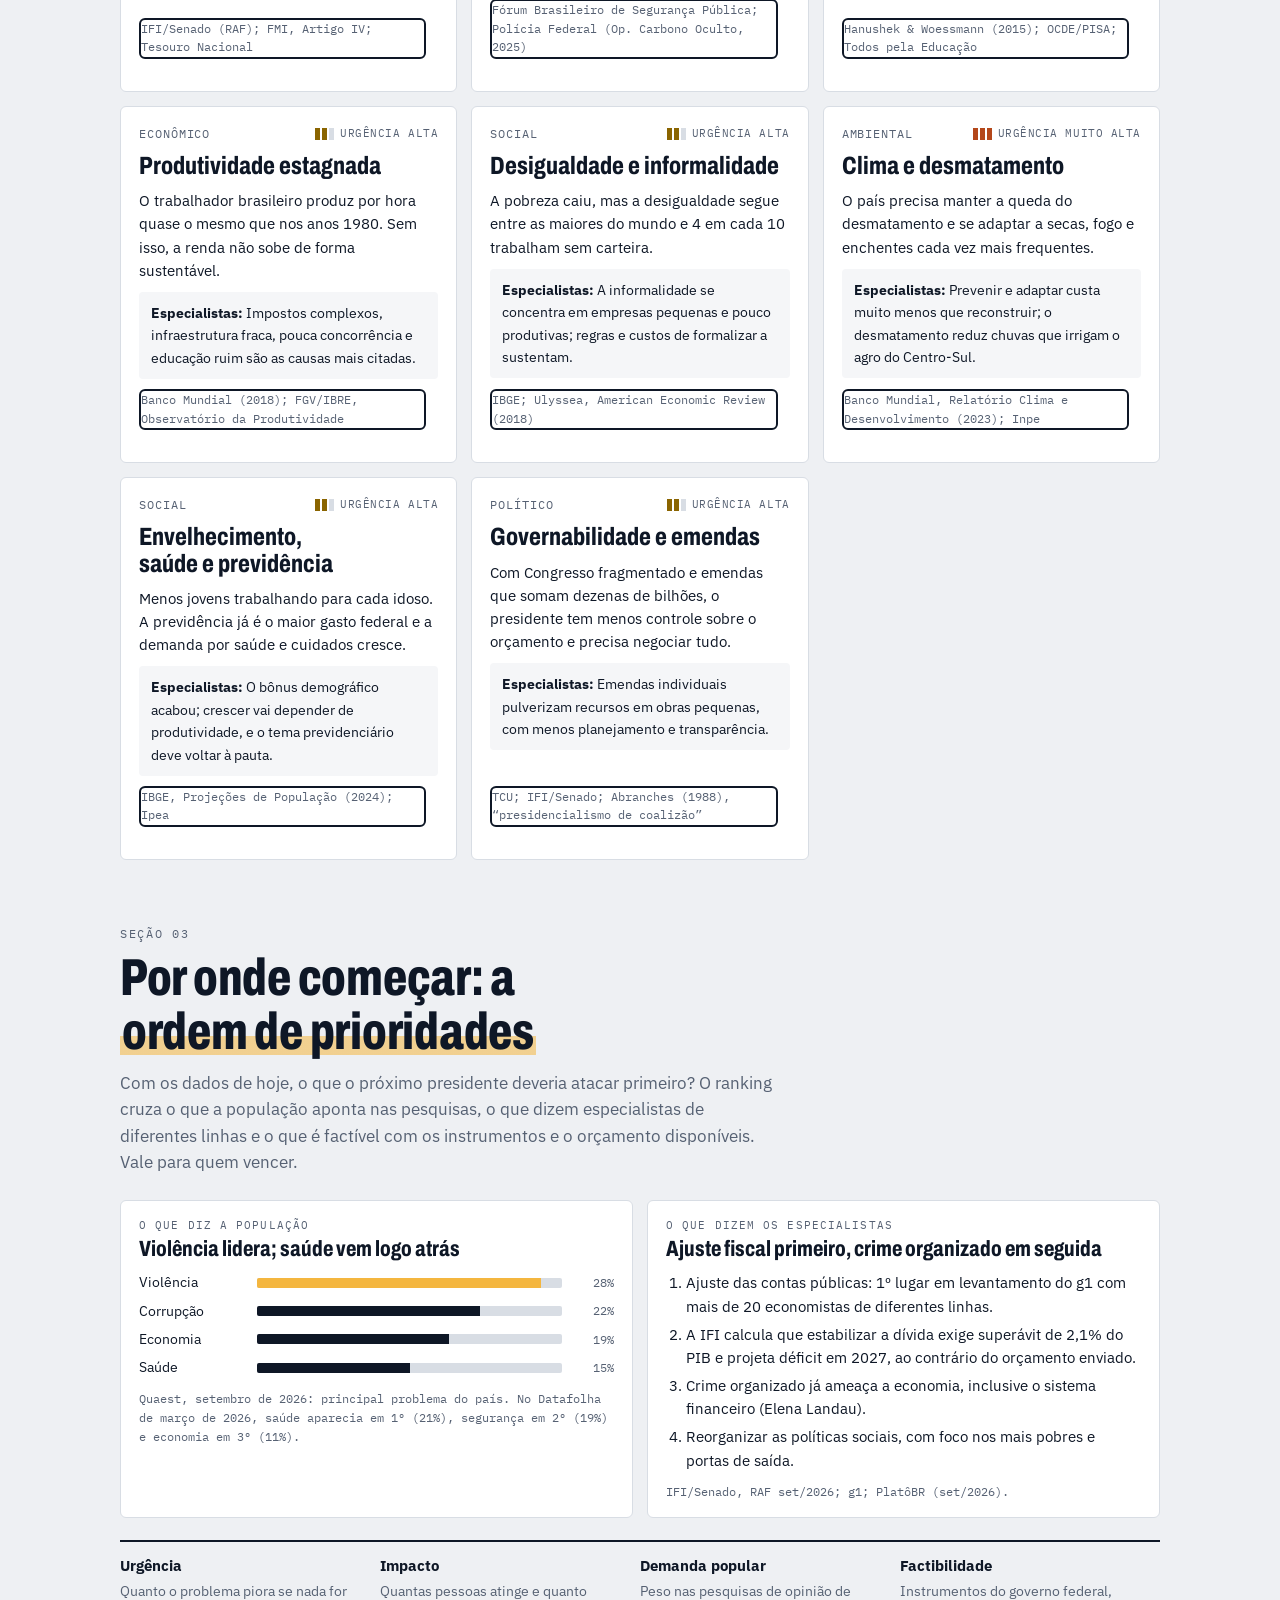
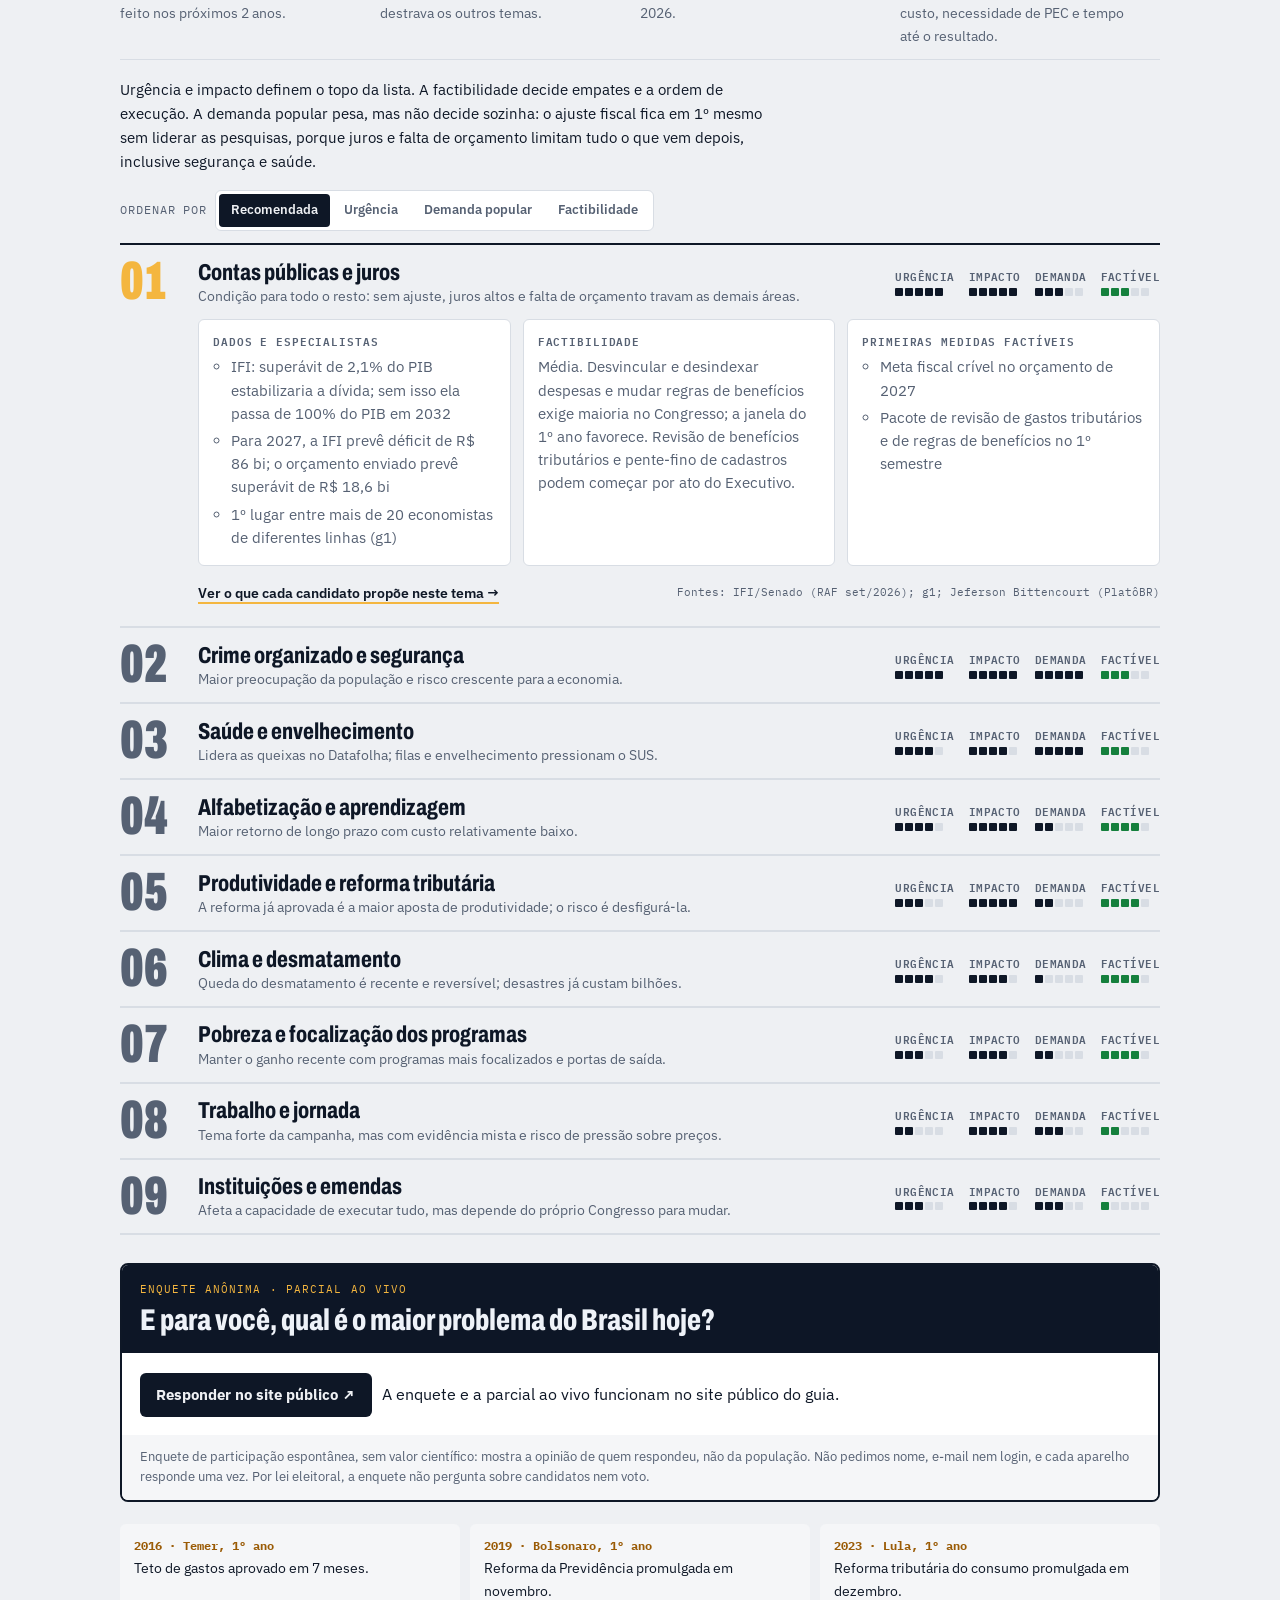
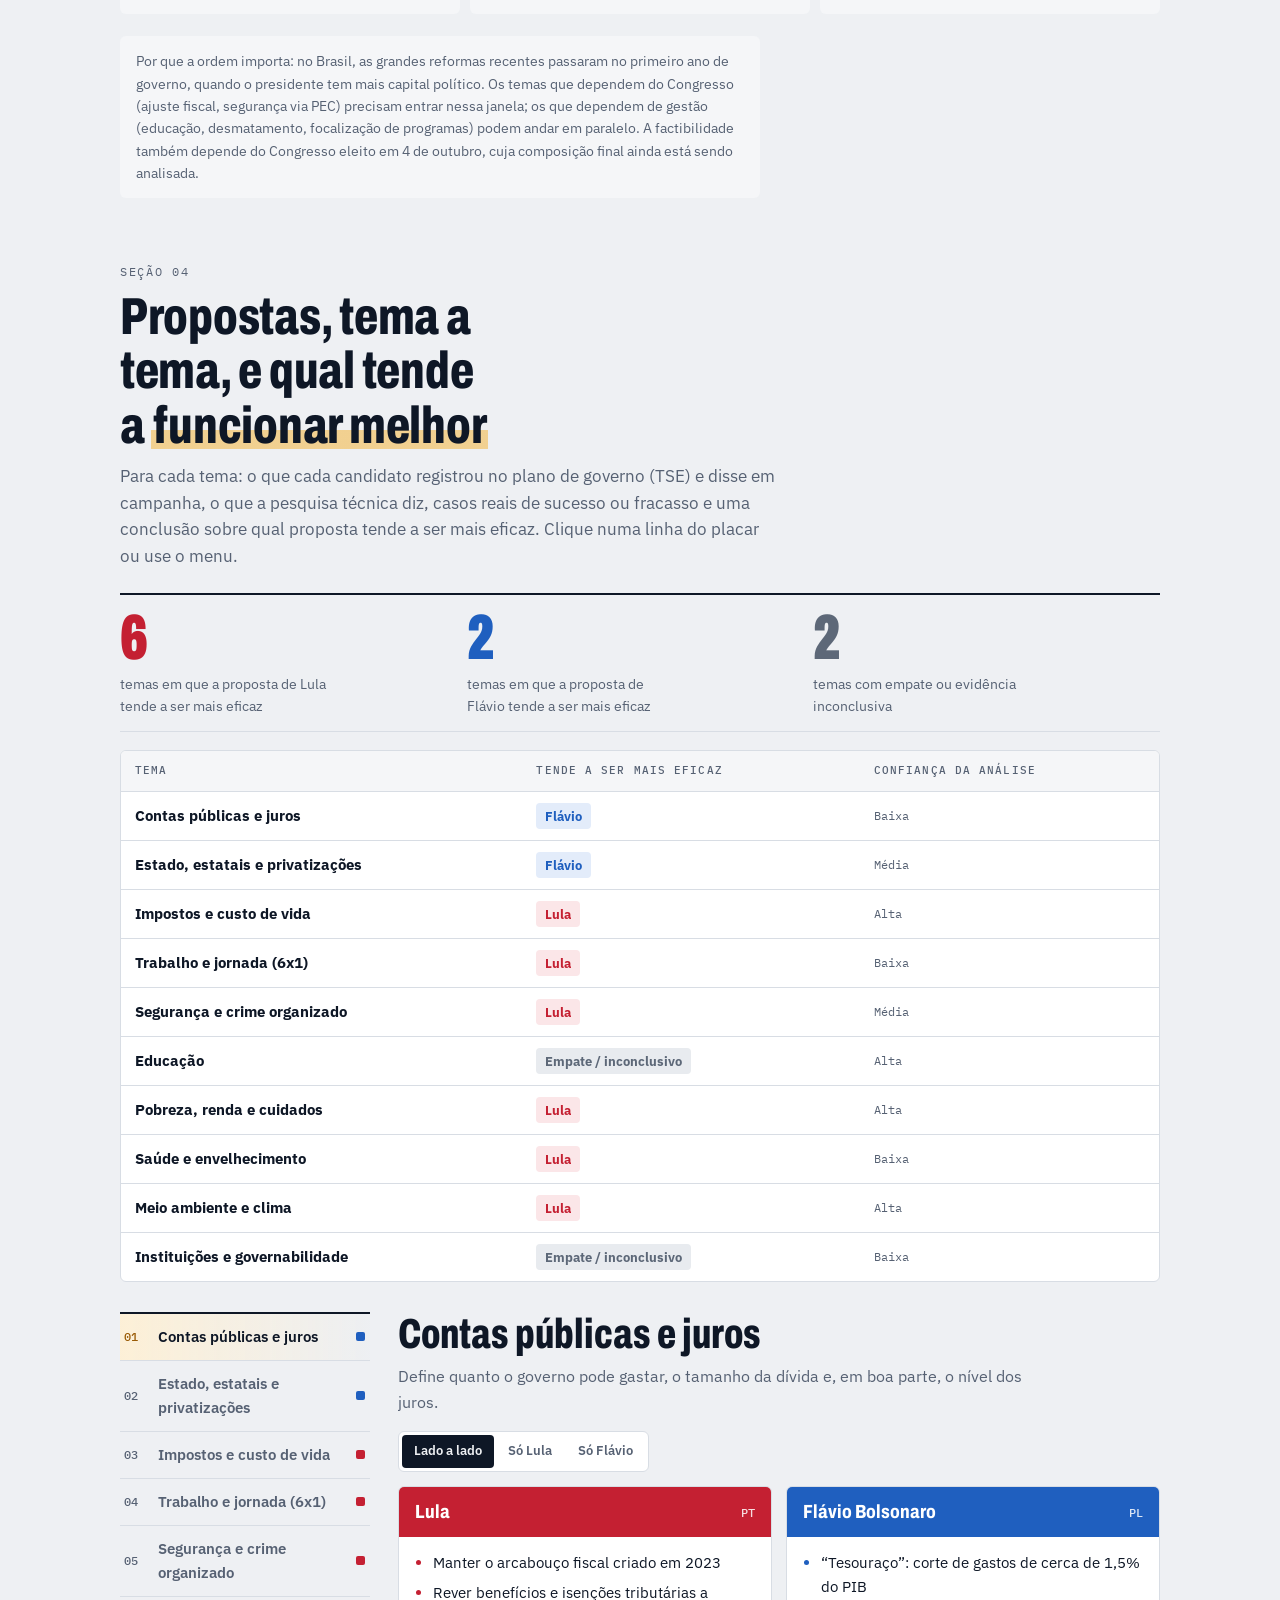
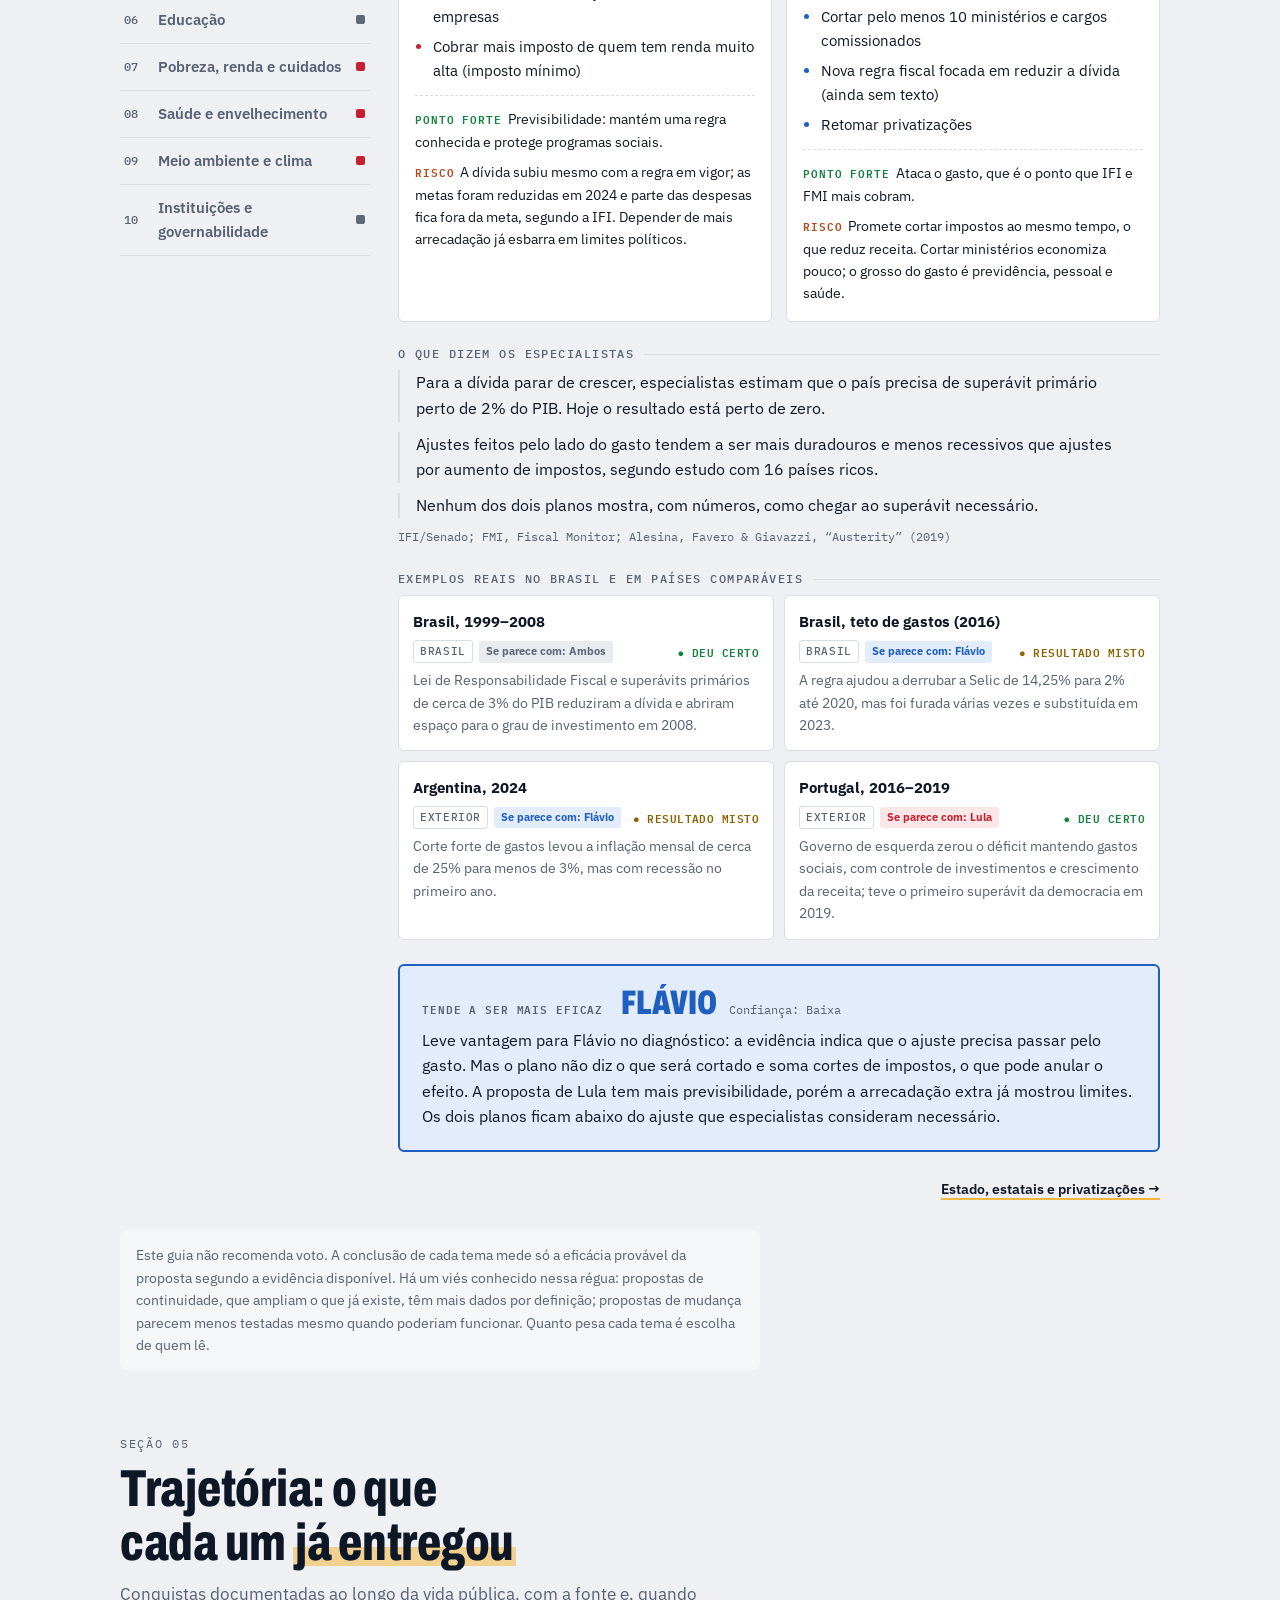
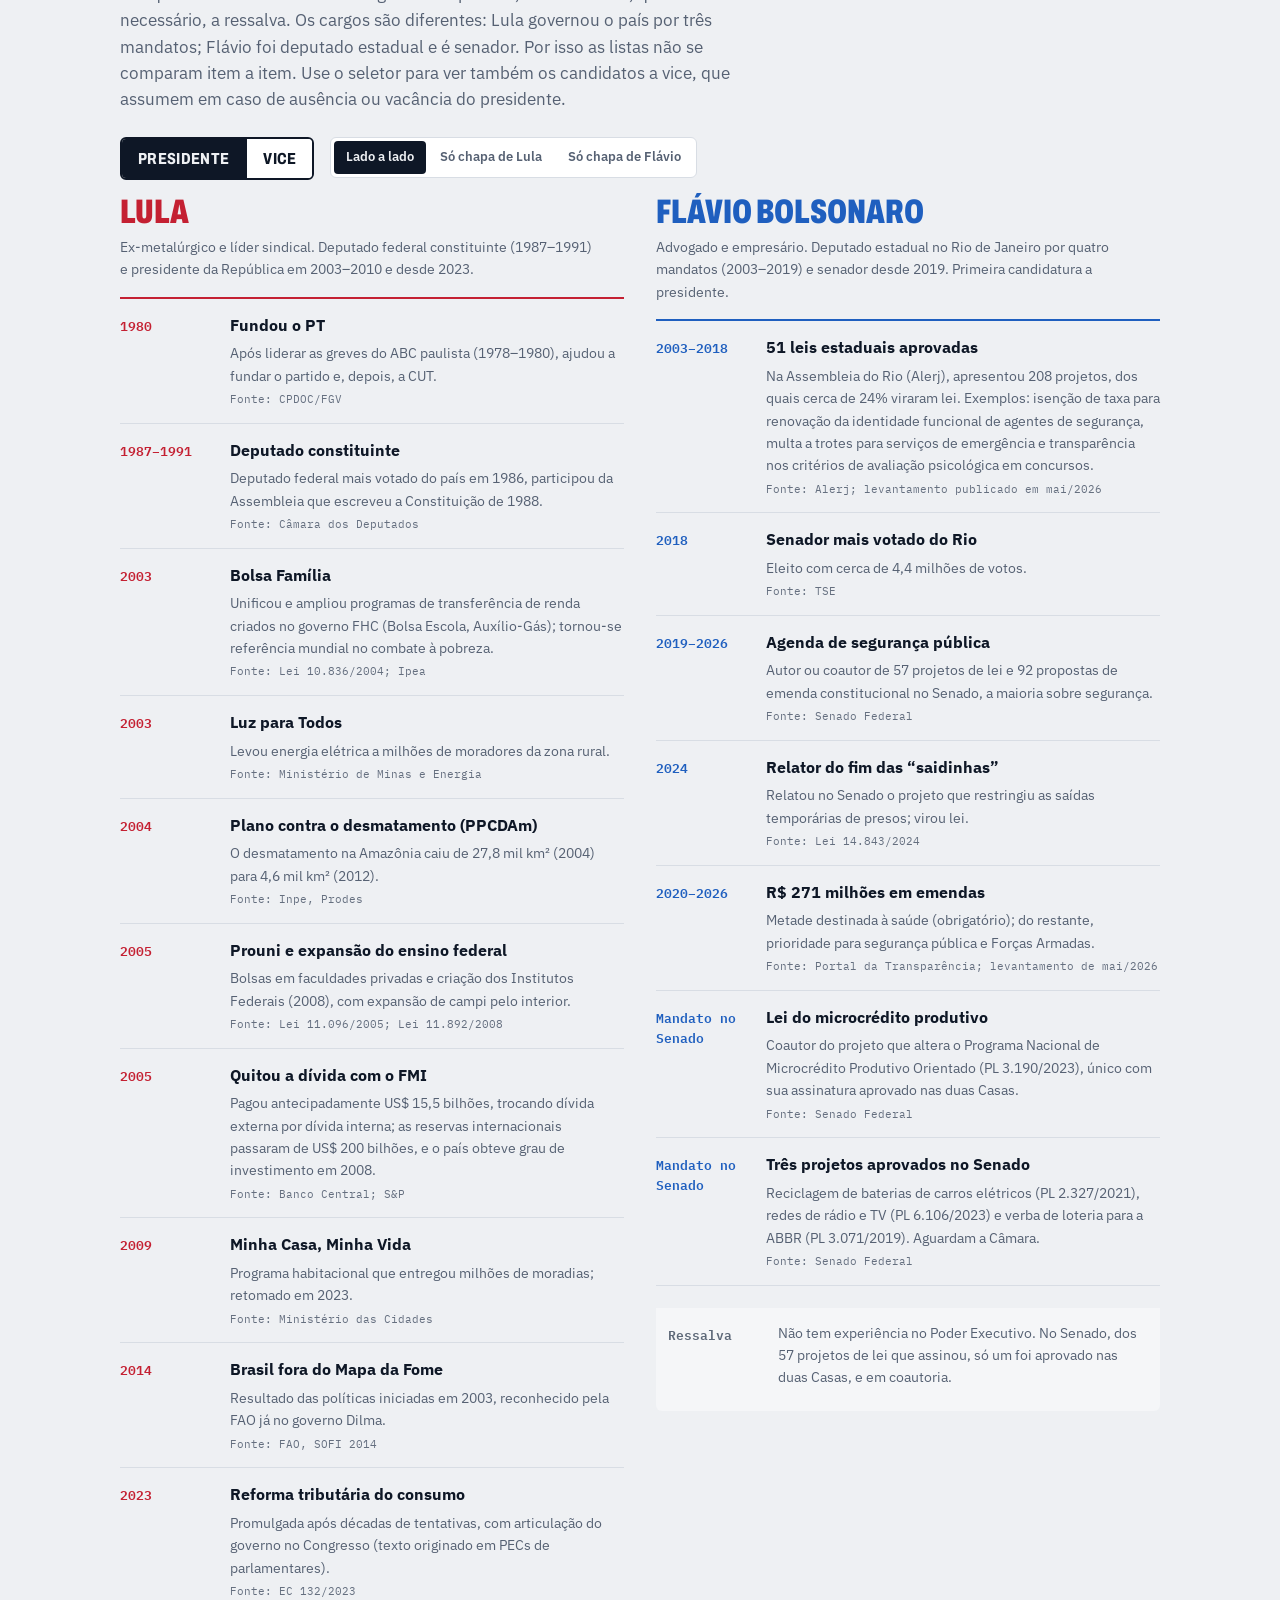
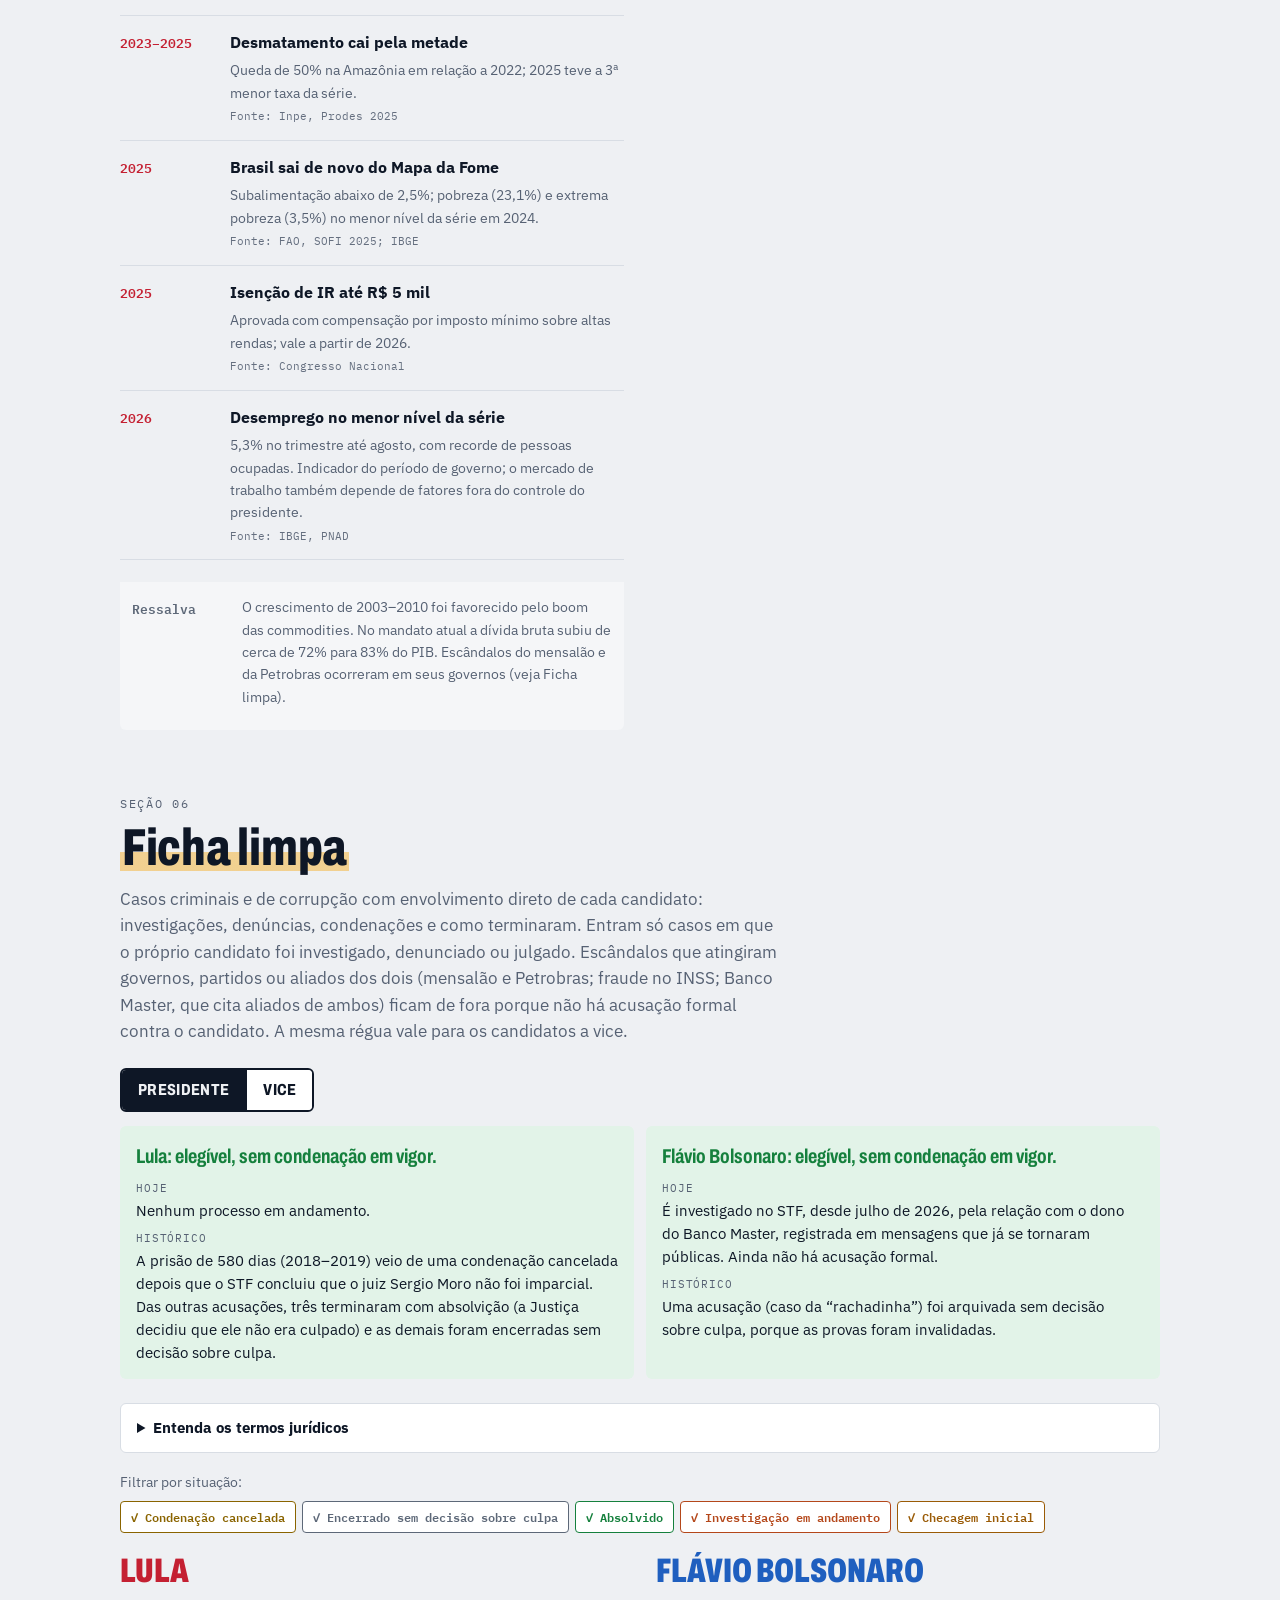
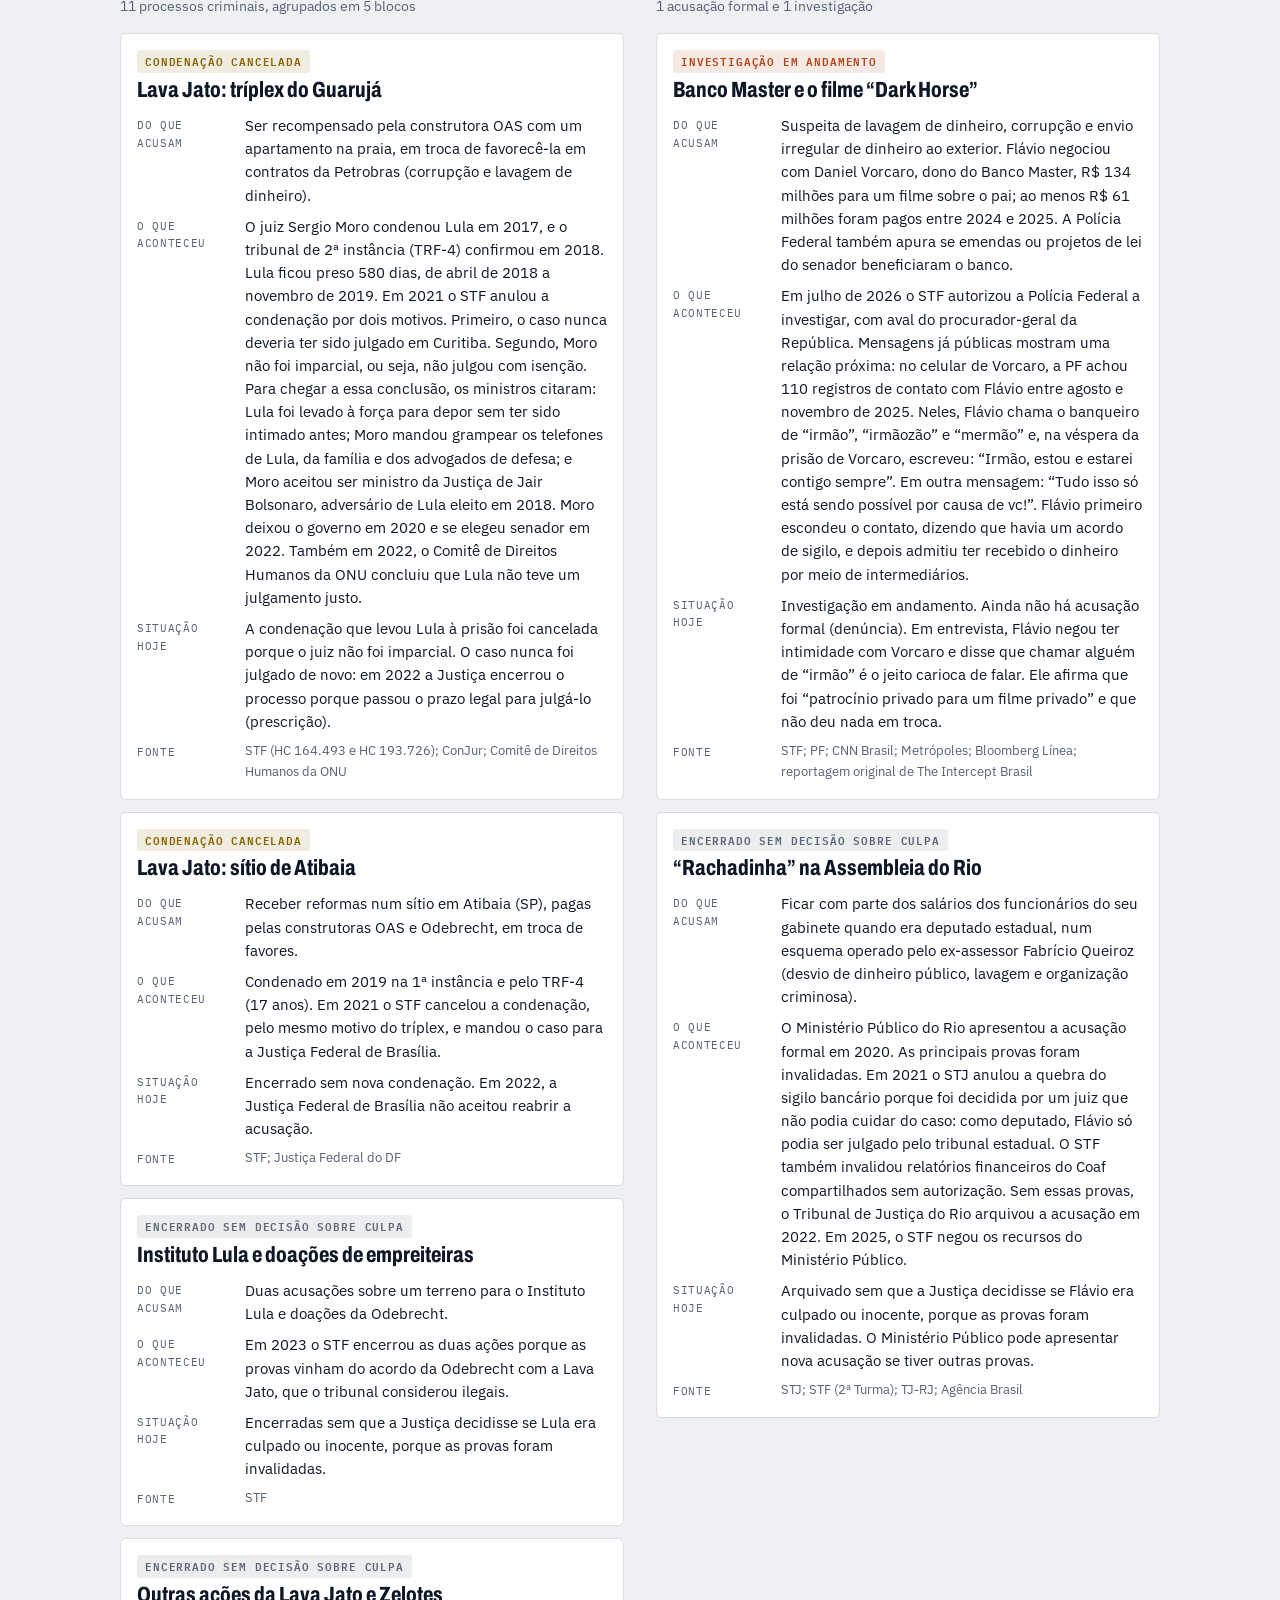
<file: brasil-2026/eleicao-2026.html>
<!DOCTYPE html>
<html lang="pt-BR"><head><meta charset="utf-8">
<meta name="viewport" content="width=device-width, initial-scale=1, viewport-fit=cover">
<title>Brasil 2026 em Raio-X</title>
<meta name="description" content="Cenário econômico, político, social e ambiental do Brasil, desafios da gestão pública, propostas de Lula e Flávio Bolsonaro com análise de eficácia, trajetória e ficha limpa.">
<meta property="og:type" content="website">
<meta property="og:locale" content="pt_BR">
<meta property="og:title" content="Brasil 2026 em Raio-X">
<meta property="og:description" content="Cenário do país, prioridades, propostas de Lula e Flávio Bolsonaro com análise de eficácia, trajetória e ficha limpa. Guia apartidário com fontes.">
<meta name="twitter:card" content="summary">
<meta name="theme-color" content="#0d1626">
<link rel="icon" href="data:image/svg+xml,%3Csvg xmlns='http://www.w3.org/2000/svg' viewBox='0 0 64 64'%3E%3Crect width='64' height='64' rx='10' fill='%230d1626'/%3E%3Crect x='14' y='38' width='8' height='14' fill='%23f4b63f'/%3E%3Crect x='28' y='26' width='8' height='26' fill='%23f4b63f'/%3E%3Crect x='42' y='14' width='8' height='38' fill='%23f4b63f'/%3E%3C/svg%3E">
<link rel="preconnect" href="https://fonts.googleapis.com"><link rel="preconnect" href="https://fonts.gstatic.com" crossorigin>
<link href="https://fonts.googleapis.com/css2?family=Archivo:wdth,wght@62..125,400..900&family=IBM+Plex+Sans:wght@400;500;600;700&family=IBM+Plex+Mono:wght@400;500;600&display=swap" rel="stylesheet">
<style>
/* Layout: "boletim de urna" — faixa escura de abertura com placar e contagem regressiva; capítulos com rótulos em mono, títulos condensados e marca-texto âmbar como único destaque neutro */
:root{box-sizing:border-box;padding-top:env(safe-area-inset-top,0px);padding-bottom:env(safe-area-inset-bottom,0px);
--bg:#eef0f3;--panel:#ffffff;--panel2:#f5f6f8;--ink:#0e1726;--mute:#566173;--line:#d8dde4;
--acc:#9a5b06;--hl:#f4b63f;--hlbg:rgba(244,182,63,.55);--acc-s:#fcefd6;
--hero:#0d1626;--hero-ink:#eef2f8;--hero-mute:#9aa6b8;--hero-line:#26324a;
--lu:#c42032;--lu-s:#fbe6e8;--fl:#1f5fbf;--fl-s:#e3ecfa;
--ok:#15803d;--ok-s:#e2f3e8;--warn:#8a6400;--warn-s:#fbf0d2;--risk:#b4471a;--risk-s:#fbe8dd;--neu:#5d6878;--neu-s:#e8ebef;
--disp:"Archivo","Arial Narrow",Arial,sans-serif;--sans:"IBM Plex Sans",system-ui,-apple-system,"Segoe UI",sans-serif;--mono:"IBM Plex Mono",ui-monospace,"SFMono-Regular",Menlo,monospace}
@media (prefers-color-scheme:dark){:root:not([data-theme="light"]){--bg:#0a0f18;--panel:#111926;--panel2:#16202f;--ink:#e6eaf1;--mute:#98a3b4;--line:#233044;--acc:#f4b63f;--hl:#f4b63f;--hlbg:rgba(244,182,63,.3);--acc-s:#2b2210;--hero:#060a12;--hero-ink:#eef2f8;--hero-mute:#8d99ab;--hero-line:#1c2638;--lu:#ff6b78;--lu-s:#3a161b;--fl:#6fa3ff;--fl-s:#14243f;--ok:#4fcf83;--ok-s:#11291b;--warn:#e9c25a;--warn-s:#2f260c;--risk:#f0935e;--risk-s:#341d10;--neu:#a3adbb;--neu-s:#1d2533;color-scheme:dark}}
:root[data-theme="dark"]{--bg:#0a0f18;--panel:#111926;--panel2:#16202f;--ink:#e6eaf1;--mute:#98a3b4;--line:#233044;--acc:#f4b63f;--hl:#f4b63f;--hlbg:rgba(244,182,63,.3);--acc-s:#2b2210;--hero:#060a12;--hero-ink:#eef2f8;--hero-mute:#8d99ab;--hero-line:#1c2638;--lu:#ff6b78;--lu-s:#3a161b;--fl:#6fa3ff;--fl-s:#14243f;--ok:#4fcf83;--ok-s:#11291b;--warn:#e9c25a;--warn-s:#2f260c;--risk:#f0935e;--risk-s:#341d10;--neu:#a3adbb;--neu-s:#1d2533;color-scheme:dark}
*{box-sizing:border-box}
html{scroll-padding-top:calc(env(safe-area-inset-top,0px) + 60px);scroll-behavior:smooth}
@media (prefers-reduced-motion:reduce){html{scroll-behavior:auto}*{transition:none!important;animation:none!important}}
body{margin:0;background:var(--bg);color:var(--ink);font-family:var(--sans);font-size:16px;line-height:1.6}
h1,h2,h3,h4{font-family:var(--disp);margin:0;text-wrap:balance;line-height:1.05}
a{color:var(--acc)}
.wrap{max-width:1080px;margin:0 auto;padding-inline:20px}
.mono,.num,.eyebrow{font-family:var(--mono)}

/* ---------- abertura ---------- */
.hero{background:var(--hero);color:var(--hero-ink);padding-block:40px 34px;position:relative;overflow:hidden}
.hero::after{content:"";position:absolute;inset:0;background:repeating-linear-gradient(90deg,transparent 0 79px,var(--hero-line) 79px 80px);opacity:.45;pointer-events:none}
.hero .wrap{position:relative;z-index:1}
.eyebrow{font-size:12.5px;letter-spacing:.14em;text-transform:uppercase;color:var(--hl);margin:0 0 14px;display:flex;gap:10px;align-items:center}
.eyebrow::before{content:"";width:22px;height:2px;background:var(--hl)}
.hero h1{font-size:clamp(46px,11vw,112px);font-weight:850;font-stretch:68%;text-transform:uppercase;letter-spacing:-.01em;line-height:.9}
.hero h1 span{display:block;color:transparent;-webkit-text-stroke:1.5px var(--hero-ink)}
.lede{color:var(--hero-mute);font-size:17.5px;max-width:60ch;margin:18px 0 0}
.hero-grid{display:grid;grid-template-columns:minmax(0,1.6fr) minmax(0,1fr);gap:16px;margin-top:30px}
@media (max-width:760px){.hero-grid{grid-template-columns:1fr}}
.bu,.count{border:1px solid var(--hero-line);background:color-mix(in srgb,var(--hero) 80%,#fff 4%);border-radius:6px;padding:16px 18px;min-width:0}
.bu-h{display:flex;justify-content:space-between;gap:10px;flex-wrap:wrap;font-family:var(--mono);font-size:11.5px;letter-spacing:.1em;text-transform:uppercase;color:var(--hero-mute);border-bottom:1px dashed var(--hero-line);padding-bottom:10px;margin-bottom:12px}
.bu-r{display:grid;grid-template-columns:minmax(0,1fr) auto;gap:2px 12px;align-items:end;margin:0 0 14px}
.bu-r .n{font-weight:600;font-size:15px}
.bu-r .n small{color:var(--hero-mute);font-weight:400;margin-left:6px;font-family:var(--mono);font-size:12px}
.bu-r .p{font-family:var(--disp);font-stretch:70%;font-weight:800;font-size:40px;line-height:1;font-variant-numeric:tabular-nums}
.bu-r .bar{grid-column:1/-1;height:8px;background:var(--hero-line);border-radius:2px;overflow:hidden;margin-top:6px}
.bu-r .bar i{display:block;height:100%;transform-origin:left;animation:grow 1.1s cubic-bezier(.2,.7,.2,1) both}
@keyframes grow{from{transform:scaleX(0)}}
.bu-f{font-family:var(--mono);font-size:11.5px;color:var(--hero-mute);margin:0}
.count{display:flex;flex-direction:column;justify-content:space-between;gap:10px}
.count .big{font-family:var(--disp);font-stretch:62%;font-weight:900;font-size:clamp(84px,14vw,128px);line-height:.85;color:var(--hl);font-variant-numeric:tabular-nums}
.count p{margin:0;color:var(--hero-mute);font-size:14px}
.count p b{color:var(--hero-ink);font-weight:600}
.vices{display:flex;flex-wrap:wrap;gap:6px 16px;font-family:var(--mono);font-size:12px;color:var(--hero-mute);margin-top:16px}
.dot{width:9px;height:9px;border-radius:2px;display:inline-block;flex:0 0 auto;margin-right:6px;vertical-align:0}

/* ---------- navegação ---------- */
nav.bar{position:sticky;top:env(safe-area-inset-top,0px);z-index:10;background:color-mix(in srgb,var(--bg) 90%,transparent);backdrop-filter:blur(10px);-webkit-backdrop-filter:blur(10px);border-bottom:1px solid var(--line)}
.chips{display:flex;gap:2px;overflow-x:auto;padding:0 20px;max-width:1080px;margin:0 auto;scrollbar-width:none}
.chips::-webkit-scrollbar{display:none}
.chips a{flex:0 0 auto;text-decoration:none;color:var(--mute);font-size:14px;font-weight:600;padding:14px 12px 12px;border-bottom:3px solid transparent;white-space:nowrap}
.chips a::before{content:attr(data-n);font-family:var(--mono);font-size:11px;margin-right:6px;opacity:.7}
.chips a:hover{color:var(--ink)}
.chips a.on{color:var(--ink);border-bottom-color:var(--hl)}
.prog{height:2px;background:var(--ink);width:0;transition:width .15s;opacity:.5}

/* ---------- seções ---------- */
section.blk{padding-block:56px 8px}
.sh{display:flex;flex-direction:column;gap:8px;margin-bottom:8px}
.num{font-size:12px;letter-spacing:.14em;text-transform:uppercase;color:var(--mute)}
.num::before{content:"Seção "}
.sh h2{font-size:clamp(32px,5.6vw,52px);font-weight:800;font-stretch:72%;letter-spacing:-.005em;max-width:22ch}
.sh h2 .hl,.hl{background:linear-gradient(transparent 58%,var(--hlbg) 58%,var(--hlbg) 92%,transparent 92%);padding:0 2px}
.intro{color:var(--mute);max-width:66ch;margin:10px 0 24px;font-size:16.5px}

/* tabs: sublinhado, rótulo em mono */
.tabs{display:flex;flex-wrap:wrap;gap:4px 18px;margin:0 0 20px;border-bottom:1px solid var(--line)}
.tabs button{font:inherit;font-family:var(--mono);font-size:13px;letter-spacing:.06em;text-transform:uppercase;color:var(--mute);background:none;border:0;border-bottom:3px solid transparent;padding:8px 0 9px;margin-bottom:-1px;cursor:pointer}
.tabs button:hover{color:var(--ink)}
.tabs button[aria-selected="true"],.tabs button[aria-pressed="true"]{color:var(--ink);border-bottom-color:var(--hl)}
.seg{display:inline-flex;border:1px solid var(--line);border-radius:6px;padding:3px;background:var(--panel);margin:0 0 14px;gap:2px}
.seg button{font:inherit;font-size:13px;font-weight:600;color:var(--mute);border:0;border-radius:4px;padding:6px 12px;background:none;cursor:pointer}
.seg button[aria-pressed="true"]{background:var(--ink);color:var(--bg)}

/* números do cenário */
.stats{display:grid;grid-template-columns:repeat(auto-fit,minmax(210px,1fr));gap:0;margin:0 0 22px;border-top:2px solid var(--ink)}
.stat{padding:16px 18px 16px 0;border-bottom:1px solid var(--line);min-width:0}
.stat b{display:block;font-family:var(--disp);font-stretch:68%;font-weight:800;font-size:46px;line-height:1;font-variant-numeric:tabular-nums;color:var(--ink)}
.stat span{display:block;font-size:14.5px;color:var(--ink);margin-top:8px;max-width:30ch}
.stat small{display:block;font-family:var(--mono);font-size:11.5px;color:var(--mute);margin-top:8px;letter-spacing:.02em}
.stat.tone-r b{color:var(--risk)}.stat.tone-o b{color:var(--ok)}
ul.pts{margin:0 0 8px;padding:0;list-style:none;max-width:74ch;display:grid;gap:10px}
ul.pts li{padding-left:22px;position:relative}
ul.pts li::before{content:"→";position:absolute;left:0;color:var(--acc);font-family:var(--mono)}
.src{font-family:var(--mono);font-size:12px;color:var(--mute);margin:14px 0 0}

/* desafios */
.dgrid{display:grid;grid-template-columns:repeat(auto-fill,minmax(300px,1fr));gap:14px}
.dc{background:var(--panel);border:1px solid var(--line);border-radius:6px;padding:18px;display:flex;flex-direction:column;gap:10px;min-width:0}
.dc .top{display:flex;justify-content:space-between;align-items:center;gap:8px}
.area{font-family:var(--mono);font-size:11.5px;letter-spacing:.08em;text-transform:uppercase;color:var(--mute)}
.dc h3{font-size:25px;font-weight:750;font-stretch:75%}
.dc p{margin:0;font-size:14.5px}
.dc .exp{font-size:14px;color:var(--ink);background:var(--panel2);padding:10px 12px;border-radius:4px}
.dc .exp::before{content:"Especialistas: ";font-weight:700}
.dc .who{font-family:var(--mono);font-size:11.5px;color:var(--mute);margin-top:auto}
.lvl{display:inline-flex;align-items:center;gap:6px;font-family:var(--mono);font-size:11px;letter-spacing:.05em;text-transform:uppercase;color:var(--mute);white-space:nowrap}
.lvl i{display:inline-flex;gap:2px}
.lvl i s{width:5px;height:12px;background:var(--line);display:block}
.lvl.c i s{background:var(--risk)}.lvl.a i s:nth-child(-n+2){background:var(--warn)}

/* placar */
.score{display:grid;grid-template-columns:repeat(3,1fr);gap:0;margin:0 0 18px;border-top:2px solid var(--ink)}
.score div{padding:14px 16px 14px 0;border-bottom:1px solid var(--line)}
.score b{font-family:var(--disp);font-stretch:62%;font-size:64px;font-weight:900;line-height:.9;display:block;color:var(--c);font-variant-numeric:tabular-nums}
.score span{font-size:14px;color:var(--mute);display:block;margin-top:6px;max-width:26ch}
@media (max-width:560px){.score{grid-template-columns:1fr}.score div{display:flex;align-items:center;gap:14px}.score b{font-size:48px}}
.tw{overflow-x:auto;border:1px solid var(--line);border-radius:6px;background:var(--panel);margin:0 0 30px}
table{border-collapse:collapse;width:100%;font-size:15px}
th,td{text-align:left;padding:11px 14px;border-bottom:1px solid var(--line);vertical-align:middle}
th{font-family:var(--mono);font-size:11px;letter-spacing:.1em;text-transform:uppercase;color:var(--mute);font-weight:500;background:var(--panel2)}
tr:last-child td{border-bottom:0}
tbody tr{cursor:pointer}
tbody tr:hover td{background:var(--acc-s)}
@media (max-width:520px){th,td{padding:9px 9px}.vb{white-space:normal}}
.vb{display:inline-flex;align-items:center;gap:6px;font-size:12.5px;font-weight:700;padding:3px 9px;border-radius:4px;white-space:nowrap}
.vb.lula{color:var(--lu);background:var(--lu-s)}.vb.flavio{color:var(--fl);background:var(--fl-s)}.vb.empate{color:var(--neu);background:var(--neu-s)}
.conf{font-family:var(--mono);font-size:12px;color:var(--mute)}

/* menu de propostas */
.pmenu{display:grid;grid-template-columns:250px minmax(0,1fr);gap:28px;align-items:start}
@media (max-width:820px){.pmenu{grid-template-columns:1fr;gap:16px}}
.plist{display:flex;flex-direction:column;position:sticky;top:calc(env(safe-area-inset-top,0px) + 66px);border-top:2px solid var(--ink);counter-reset:pl}
@media (max-width:820px){.plist{position:static;flex-direction:row;overflow-x:auto;border-top:0;gap:6px;padding-bottom:6px;scrollbar-width:thin}}
.plist button{counter-increment:pl;font:inherit;text-align:left;font-size:15px;font-weight:600;color:var(--mute);background:none;border:0;border-bottom:1px solid var(--line);padding:11px 4px;cursor:pointer;display:grid;grid-template-columns:28px 1fr 10px;align-items:center;gap:6px;flex:0 0 auto}
.plist button::before{content:counter(pl,decimal-leading-zero);font-family:var(--mono);font-size:11.5px;font-weight:500;color:var(--mute)}
.plist button:hover{color:var(--ink)}
.plist button[aria-selected="true"]{color:var(--ink);background:linear-gradient(90deg,var(--acc-s),transparent)}
.plist button[aria-selected="true"]::before{color:var(--acc)}
@media (max-width:820px){.plist button{border:1px solid var(--line);border-radius:6px;padding:8px 10px;background:var(--panel);grid-template-columns:auto auto 8px}.plist button[aria-selected="true"]{border-color:var(--ink);background:var(--panel)}}
.plist .mk{width:9px;height:9px;border-radius:2px}
.pbody{min-width:0}
.pbody h3.pt{font-size:clamp(30px,4.6vw,42px);font-weight:800;font-stretch:70%;margin:0 0 8px}
.pbody .why{color:var(--mute);margin:0 0 16px;max-width:66ch}
.vs{display:grid;grid-template-columns:1fr 1fr;gap:14px;margin:0 0 8px}
@media (max-width:640px){.vs{grid-template-columns:1fr}}
.vs.only-lu .cand.fl,.vs.only-fl .cand.lu{display:none}
.vs.only-lu,.vs.only-fl{grid-template-columns:1fr}
.cand{background:var(--panel);border:1px solid var(--line);border-radius:6px;padding:0;min-width:0;overflow:hidden}
.cand .nm{display:flex;align-items:center;gap:8px;font-family:var(--disp);font-stretch:80%;font-weight:750;font-size:19px;color:#fff;background:var(--c);padding:10px 16px}
:root[data-theme="dark"] .cand .nm{color:#0a0f18}
@media (prefers-color-scheme:dark){:root:not([data-theme="light"]) .cand .nm{color:#0a0f18}}
.cand .nm small{font-family:var(--mono);font-size:12px;font-weight:500;opacity:.85;margin-left:auto}
.cand .nm .dot{display:none}
.cand ul{margin:14px 16px 4px;padding-left:18px}
.cand li{margin:6px 0;font-size:15px}
.cand li::marker{color:var(--c)}
.cand .ev{border-top:1px dashed var(--line);margin:12px 16px 16px;padding-top:12px;font-size:14px;display:grid;gap:8px}
.cand .ev p{margin:0}
.lab{display:inline-block;font-family:var(--mono);font-size:11px;font-weight:600;letter-spacing:.08em;text-transform:uppercase;margin-right:6px}
.lab.f{color:var(--ok)}.lab.r{color:var(--risk)}
h4.sub{font-family:var(--mono);font-size:12px;font-weight:500;letter-spacing:.12em;text-transform:uppercase;color:var(--mute);margin:26px 0 10px;display:flex;align-items:center;gap:10px}
h4.sub::after{content:"";flex:1;height:1px;background:var(--line)}
.ana{margin:0;display:grid;gap:10px;max-width:72ch}
.ana p{margin:0;padding-left:16px;border-left:2px solid var(--line)}
.ana cite{font-style:normal;font-family:var(--mono);font-size:11.5px;color:var(--mute)}
.cases{display:grid;grid-template-columns:repeat(auto-fill,minmax(250px,1fr));gap:10px}
.case{background:var(--panel);border:1px solid var(--line);border-radius:6px;padding:14px;min-width:0;display:flex;flex-direction:column;gap:6px}
.case .w{display:flex;align-items:center;gap:6px;flex-wrap:wrap;font-weight:700;font-size:15px}
.case p{margin:0;font-size:14px;color:var(--mute)}
.case .tg{font-family:var(--mono);font-size:10.5px;letter-spacing:.06em;text-transform:uppercase;padding:2px 6px;border-radius:3px;border:1px solid var(--line);color:var(--mute);font-weight:500}
.case .ap{font-size:11px;font-weight:700;padding:2px 7px;border-radius:3px}
.ap.lula{color:var(--lu);background:var(--lu-s)}.ap.flavio{color:var(--fl);background:var(--fl-s)}.ap.ambos{color:var(--neu);background:var(--neu-s)}
.res{font-family:var(--mono);font-size:11px;font-weight:600;text-transform:uppercase;letter-spacing:.04em;margin-left:auto}
.res::before{content:"● "}
.res.ok{color:var(--ok)}.res.mx{color:var(--warn)}.res.bad{color:var(--risk)}
.verd{margin:24px 0 0;border-radius:6px;padding:20px 22px;background:var(--vbg);border:2px solid var(--vc);position:relative}
.verd .vh{display:flex;align-items:baseline;gap:12px;flex-wrap:wrap;margin-bottom:8px}
.verd .vh b{font-family:var(--disp);font-stretch:68%;font-weight:850;font-size:34px;line-height:1;color:var(--vc);text-transform:uppercase}
.verd p{margin:0;max-width:72ch}
.pnav{display:flex;justify-content:space-between;gap:10px;margin:18px 0 0}
.pnav button{font:inherit;font-size:14px;font-weight:600;color:var(--ink);background:none;border:0;padding:8px 0;cursor:pointer;text-decoration:underline;text-decoration-color:var(--hl);text-decoration-thickness:2px;text-underline-offset:4px}

/* trajetória */
.tl{list-style:none;margin:0;padding:0;display:grid;gap:0;border-top:2px solid var(--c)}
.tl li{display:grid;grid-template-columns:96px minmax(0,1fr);gap:4px 14px;padding:14px 0;border-bottom:1px solid var(--line)}
.tl .yr{font-family:var(--mono);font-weight:600;font-size:12.5px;color:var(--c);font-variant-numeric:tabular-nums;grid-row:span 3;padding-top:3px}
.tl b{display:block;font-size:16px;font-family:var(--sans)}
.tl p{margin:0;font-size:14px;color:var(--mute)}
.tl small{display:block;font-family:var(--mono);font-size:11px;color:var(--mute);opacity:.9}
.tl li.note{background:var(--panel2);padding-inline:12px;border-radius:0 0 6px 6px;border-bottom:0}
@media (max-width:460px){.tl li{grid-template-columns:1fr}.tl .yr{grid-row:auto}}
.trj{display:grid;grid-template-columns:1fr 1fr;gap:32px}
@media (max-width:820px){.trj{grid-template-columns:1fr}}
.trj.only-lu .col.fl,.trj.only-fl .col.lu{display:none}
.trj.only-lu,.trj.only-fl{grid-template-columns:1fr}
.col{min-width:0}
.col h3{font-size:34px;font-weight:850;font-stretch:68%;text-transform:uppercase;color:var(--c);margin:0 0 6px}
.col .meta{font-size:14px;color:var(--mute);margin:0 0 16px;max-width:60ch}


/* prioridades */
.vox{display:grid;grid-template-columns:1fr 1fr;gap:14px;margin:0 0 22px}
@media (max-width:700px){.vox{grid-template-columns:1fr}}
.vox>div{background:var(--panel);border:1px solid var(--line);border-radius:6px;padding:16px 18px;min-width:0}
.vox h3{font-size:22px;font-weight:750;font-stretch:75%;margin:0 0 10px}
.vox .k{font-family:var(--mono);font-size:11px;letter-spacing:.1em;text-transform:uppercase;color:var(--mute);display:block;margin-bottom:4px}
.hb{display:grid;grid-template-columns:110px minmax(0,1fr) 44px;gap:8px;align-items:center;font-size:14px;margin:6px 0}
.hb i{display:block;height:10px;background:var(--line);border-radius:2px;overflow:hidden}
.hb i b{display:block;height:100%;background:var(--ink)}
.hb.top i b{background:var(--hl)}
.hb em{font-style:normal;font-family:var(--mono);font-size:12px;color:var(--mute);text-align:right;font-variant-numeric:tabular-nums}
.vox ol{margin:4px 0 0;padding-left:20px;font-size:14.5px}.vox li{margin:5px 0}
.vox .src{margin-top:10px}
.crit4{display:grid;grid-template-columns:repeat(4,1fr);gap:0;border-top:2px solid var(--ink);margin:0 0 18px}
@media (max-width:760px){.crit4{grid-template-columns:1fr 1fr}}
.crit4 div{padding:12px 14px 12px 0;border-bottom:1px solid var(--line);font-size:14px;color:var(--mute)}
.crit4 b{display:block;color:var(--ink);font-size:15px;margin-bottom:2px}
.sortbar{display:flex;flex-wrap:wrap;align-items:center;gap:8px;margin:0 0 12px}
.sortbar .seg{display:flex;flex-wrap:wrap;max-width:100%}
.sortbar .seg button{white-space:nowrap}
.sortbar span{font-family:var(--mono);font-size:11.5px;letter-spacing:.08em;text-transform:uppercase;color:var(--mute)}
.prio{list-style:none;margin:0;padding:0;border-top:2px solid var(--ink)}
.prio>li{border-bottom:1px solid var(--line)}
.prio details{border:0;padding:0}
.prio summary{list-style:none;display:grid;grid-template-columns:64px minmax(0,1fr) auto;gap:14px;align-items:center;padding:14px 0;cursor:pointer}
.prio summary::-webkit-details-marker{display:none}
.prio .rk{font-family:var(--disp);font-stretch:62%;font-weight:900;font-size:54px;line-height:.85;color:var(--mute);font-variant-numeric:tabular-nums}
.prio li:first-child .rk{color:var(--hl)}
.prio .tt{font-family:var(--disp);font-stretch:75%;font-weight:750;font-size:23px;line-height:1.1}
.prio .one{display:block;font-family:var(--sans);font-size:14px;font-weight:400;color:var(--mute);margin-top:4px;font-stretch:100%}
.meters{display:grid;grid-template-columns:repeat(4,auto);gap:4px 14px;font-family:var(--mono);font-size:10.5px;letter-spacing:.04em;text-transform:uppercase;color:var(--mute)}
.meters span{display:flex;flex-direction:column;gap:3px}
.mt{display:inline-flex;gap:2px}
.mt s{width:8px;height:8px;border-radius:1px;background:var(--line);display:block}
.mt s.on{background:var(--ink)}
.mt.fac s.on{background:var(--ok)}
@media (max-width:640px){.prio summary{grid-template-columns:44px minmax(0,1fr)}.prio .rk{font-size:40px}.meters{grid-column:2;grid-template-columns:repeat(2,auto);justify-content:start}}
.prio .tog{font-family:var(--mono);font-size:11px;color:var(--acc)}
.pd{display:grid;grid-template-columns:repeat(auto-fit,minmax(240px,1fr));gap:12px;padding:0 0 18px 78px}
@media (max-width:640px){.pd{padding-left:0}}
.pd>div{background:var(--panel);border:1px solid var(--line);border-radius:6px;padding:12px 14px;font-size:14px;min-width:0}
.pd h5{font-family:var(--mono);font-size:11px;font-weight:600;letter-spacing:.08em;text-transform:uppercase;color:var(--mute);margin:0 0 6px}
.pd ul{margin:0;padding-left:18px}.pd li{margin:4px 0}.pd p{margin:0}
.pd .go{grid-column:1/-1;background:none;border:0;padding:0;display:flex;justify-content:space-between;gap:10px;flex-wrap:wrap;align-items:center}
.pd .go button{font:inherit;font-size:14px;font-weight:600;color:var(--ink);background:none;border:0;padding:4px 0;cursor:pointer;text-decoration:underline;text-decoration-color:var(--hl);text-decoration-thickness:2px;text-underline-offset:4px}
.pd .go small{font-family:var(--mono);font-size:11px;color:var(--mute)}
.win{display:grid;grid-template-columns:repeat(3,1fr);gap:10px;margin:22px 0 0}
@media (max-width:700px){.win{grid-template-columns:1fr}}
.win div{background:var(--panel2);border-radius:6px;padding:12px 14px;font-size:14px}
.win b{display:block;font-family:var(--mono);font-size:12px;color:var(--acc);margin-bottom:2px}
/* enquete */
.enq{margin:28px 0 0;border:2px solid var(--ink);border-radius:8px;background:var(--panel);overflow:hidden}
.enq-h{background:var(--hero);color:var(--hero-ink);padding:16px 18px}
.enq-h .k,#enqDlg .k{display:block;font-family:var(--mono);font-size:11px;letter-spacing:.1em;text-transform:uppercase;color:var(--hl);margin-bottom:6px}
.enq-h h3{font-size:clamp(22px,3.6vw,30px);font-weight:800;font-stretch:72%}
.enq-body{padding:16px 18px 6px}
.enq-row{display:grid;grid-template-columns:minmax(0,220px) minmax(0,1fr) 92px;gap:10px;align-items:center;margin:0 0 10px;font-size:14.5px}
@media (max-width:600px){.enq-row{grid-template-columns:minmax(0,1fr) 84px}.enq-row .bar{grid-column:1/-1;grid-row:2}}
.enq-row .bar{height:14px;background:var(--panel2);border-radius:3px;overflow:hidden}
.enq-row .bar i{display:block;height:100%;background:var(--ink);transition:width .6s ease}
.enq-row.mine .bar i,.enq-row.top .bar i{background:var(--hl)}
.enq-row.mine span:first-child::after{content:" · sua resposta";font-family:var(--mono);font-size:11px;color:var(--acc)}
.enq-row em{font-style:normal;font-family:var(--mono);font-size:12.5px;text-align:right;font-variant-numeric:tabular-nums}
.enq-meta{display:flex;flex-wrap:wrap;justify-content:space-between;gap:8px;font-family:var(--mono);font-size:11.5px;color:var(--mute);padding:6px 0 10px;border-top:1px dashed var(--line);margin-top:6px}
.enq-cta{display:flex;flex-wrap:wrap;gap:10px;align-items:center;margin:4px 0 12px}
.enq-disc{margin:0;padding:12px 18px;background:var(--panel2);font-size:13px;color:var(--mute)}
.enq .pri,#enqDlg .pri{font:inherit;font-weight:700;font-size:15px;background:var(--ink);color:var(--bg);border:0;border-radius:6px;padding:10px 16px;cursor:pointer;text-decoration:none;display:inline-block}
.pri:disabled{opacity:.4;cursor:not-allowed}
#enqDlg{border:0;border-radius:10px;padding:0;width:min(520px,calc(100% - 32px));max-height:calc(100% - 32px);background:var(--panel);color:var(--ink);box-shadow:0 24px 70px rgba(0,0,0,.35)}
#enqDlg::backdrop{background:rgba(6,10,18,.62);backdrop-filter:blur(3px)}
#enqDlg form,#enqThanks{padding:22px 22px 18px}
#enqDlg h2{font-size:clamp(24px,5vw,30px);font-weight:850;font-stretch:72%;margin:0 0 14px}
#enqOpts{border:0;margin:0;padding:0;display:grid;gap:6px}
#enqOpts label{display:flex;gap:10px;align-items:center;padding:9px 12px;border:1px solid var(--line);border-radius:6px;cursor:pointer;font-size:15px}
#enqOpts label:has(input:checked){border-color:var(--ink);background:var(--acc-s)}
#enqOpts input{accent-color:var(--ink);width:17px;height:17px;flex:0 0 auto}
.sr{position:absolute;width:1px;height:1px;overflow:hidden;clip:rect(0 0 0 0)}
#enqDlg .anon{font-size:13.5px;color:var(--mute);background:var(--panel2);border-radius:6px;padding:10px 12px;margin:14px 0 0}
#enqDlg .anon b{color:var(--ink)}
.enq-err{color:var(--risk);font-size:14px;margin:10px 0 0}
#enqDlg .acts{display:flex;justify-content:flex-end;gap:8px;margin-top:16px;flex-wrap:wrap}
#enqDlg .ghost{font:inherit;font-weight:600;font-size:15px;background:none;color:var(--mute);border:1px solid var(--line);border-radius:6px;padding:10px 14px;cursor:pointer}
#enqMini .enq-row{grid-template-columns:minmax(0,1fr) 70px}#enqMini .enq-row .bar{grid-column:1/-1;grid-row:2}
/* busca */
.srch-btn{flex:0 0 auto;font:inherit;font-size:14px;font-weight:700;color:var(--ink);background:var(--acc-s);border:0;border-radius:6px;padding:7px 12px;margin:7px 6px 7px 0;cursor:pointer;white-space:nowrap}
.hero-srch{display:flex;align-items:center;gap:10px;width:100%;max-width:640px;margin:18px 0 0;font:inherit;font-size:15px;text-align:left;color:var(--hero-mute);background:color-mix(in srgb,var(--hero) 70%,#fff 8%);border:1px solid var(--hero-line);border-radius:8px;padding:12px 14px;cursor:text}
.hero-srch:hover{border-color:var(--hl)}
.hero-srch kbd{margin-left:auto;font-family:var(--mono);font-size:11px;border:1px solid var(--hero-line);border-radius:4px;padding:1px 6px;color:var(--hero-mute)}
@media (max-width:600px){.hero-srch kbd{display:none}}
.srch{position:fixed;inset:0;z-index:50;background:rgba(6,10,18,.55);backdrop-filter:blur(3px);display:flex;justify-content:center;align-items:flex-start;padding:calc(env(safe-area-inset-top,0px) + 6vh) 16px 16px}
.srch[hidden]{display:none}
.srch-box{width:min(720px,100%);max-height:calc(100% - 4vh);display:flex;flex-direction:column;background:var(--panel);color:var(--ink);border-radius:10px;box-shadow:0 24px 70px rgba(0,0,0,.35);overflow:hidden}
.srch-in{display:flex;align-items:center;gap:10px;padding:12px 14px;border-bottom:1px solid var(--line)}
.srch-in input{flex:1;min-width:0;font:inherit;font-size:17px;border:0;outline:0;background:none;color:var(--ink)}
.srch-in button{font-family:var(--mono);font-size:11px;color:var(--mute);background:var(--panel2);border:1px solid var(--line);border-radius:4px;padding:3px 7px;cursor:pointer}
.srch-sug[hidden],.srch-hint[hidden]{display:none}
.srch-hint{margin:0;padding:8px 14px 0;font-size:13px;color:var(--mute)}
.srch-sug{display:flex;flex-wrap:wrap;gap:6px;padding:8px 14px 12px}
.srch-sug button{font:inherit;font-size:13px;color:var(--ink);background:var(--panel2);border:1px solid var(--line);border-radius:999px;padding:4px 10px;cursor:pointer}
.srch-res{list-style:none;margin:0;padding:0 0 8px;overflow:auto}
.srch-res li{padding:10px 14px;border-top:1px solid var(--line);cursor:pointer;display:grid;gap:2px}
.srch-res li[aria-selected="true"],.srch-res li:hover{background:var(--acc-s)}
.srch-res .sec{font-family:var(--mono);font-size:10.5px;letter-spacing:.08em;text-transform:uppercase;color:var(--acc)}
.srch-res .lb{font-weight:700;font-size:15px}
.srch-res .sn{font-size:13.5px;color:var(--mute)}
.srch-res mark{background:var(--hlbg);color:inherit;padding:0 1px;border-radius:2px}
.srch-empty{padding:14px;color:var(--mute);font-size:14px}
.hit{animation:hit 2.4s ease}
@keyframes hit{0%,60%{box-shadow:0 0 0 3px var(--hl);background-color:var(--acc-s)}100%{box-shadow:0 0 0 0 transparent}}
/* fakeômetro */
.fm{border:2px solid var(--ink);border-radius:8px;background:var(--panel);margin:0 0 22px;overflow:hidden}
.fm-h{padding:16px 18px 6px}
.fm-h .k{display:block;font-family:var(--mono);font-size:11px;letter-spacing:.12em;text-transform:uppercase;color:var(--acc);margin-bottom:4px}
.fm-h h3{font-size:clamp(24px,4vw,34px);font-weight:850;font-stretch:70%}
.fm-h p{margin:6px 0 0;font-size:14px;color:var(--mute)}
.fm-grid{display:grid;grid-template-columns:minmax(0,1.25fr) minmax(0,1fr);gap:0}
@media (max-width:820px){.fm-grid{grid-template-columns:1fr}}
.fm-card{padding:14px 18px 16px;min-width:0;border-top:1px solid var(--line)}
.fm-card+.fm-card{border-left:1px solid var(--line)}
@media (max-width:820px){.fm-card+.fm-card{border-left:0}}
.fm-card h4{font-family:var(--disp);font-stretch:78%;font-size:19px;font-weight:750;margin:0}
.fm-sub{font-size:13px;color:var(--mute);margin:4px 0 12px}
.fm-gauges{display:grid;grid-template-columns:1fr 1fr;gap:14px}
@media (max-width:420px){.fm-gauges{grid-template-columns:1fr}}
.fm-g{min-width:0;text-align:center}
.fm-g svg{width:100%;max-width:220px;height:auto;display:block;margin:0 auto}
.fm-g .nm{font-weight:700;font-size:15px;color:var(--ink);display:flex;align-items:center;justify-content:center;gap:6px}
.fm-g .nm i{width:10px;height:10px;border-radius:2px;display:inline-block}
.fm-g .n{font-family:var(--mono);font-size:11.5px;color:var(--mute);margin:2px 0 8px}
.fm-stack{display:flex;height:12px;gap:2px;border-radius:3px;overflow:hidden;background:var(--panel2)}
.fm-stack span{display:block;height:100%}
.fm-stack span:first-child{border-radius:3px 0 0 3px}.fm-stack span:last-child{border-radius:0 3px 3px 0}
.fm-nums{display:flex;justify-content:space-between;font-family:var(--mono);font-size:11px;color:var(--mute);margin-top:4px;font-variant-numeric:tabular-nums}
.fm-leg{display:flex;flex-wrap:wrap;gap:6px 14px;margin-top:14px;font-size:12.5px;color:var(--mute)}
.fm-leg span{display:inline-flex;align-items:center;gap:6px}
.fm-leg i{width:12px;height:12px;border-radius:2px;display:inline-block}
.hatch{background:repeating-linear-gradient(45deg,var(--ink) 0 2px,transparent 2px 5px);border:1px solid var(--ink);box-sizing:border-box}
.fm-row{display:grid;grid-template-columns:76px minmax(0,1fr);gap:4px 10px;align-items:center;margin:0 0 12px}
.fm-row .nm{font-weight:700;font-size:14px;grid-row:span 2;display:flex;align-items:center;gap:6px}
.fm-row .nm i{width:10px;height:10px;border-radius:2px;display:inline-block}
.fm-bar{display:flex;align-items:center;gap:8px;font-family:var(--mono);font-size:12px;color:var(--ink);font-variant-numeric:tabular-nums}
.fm-bar b{display:block;height:12px;border-radius:0 4px 4px 0;min-width:2px;background:var(--ink)}
.fm-bar b.fav{background:repeating-linear-gradient(45deg,var(--ink) 0 2px,transparent 2px 5px);border:1px solid var(--ink);box-sizing:border-box}
.fm-note{margin:0;padding:12px 18px;background:var(--panel2);font-size:13px;color:var(--mute)}
/* fake news */
.fk-top{display:grid;grid-template-columns:minmax(0,1fr) minmax(0,1.4fr);gap:14px;margin:0 0 18px}
@media (max-width:760px){.fk-top{grid-template-columns:1fr}}
.fk-upd{background:var(--hero);color:var(--hero-ink);border-radius:6px;padding:14px 16px}
.fk-upd .k{display:block;font-family:var(--mono);font-size:11px;letter-spacing:.1em;text-transform:uppercase;color:var(--hl)}
.fk-upd b{display:block;font-family:var(--disp);font-stretch:72%;font-size:28px;font-weight:800;margin:4px 0}
.fk-upd small{font-size:12.5px;color:var(--hero-mute)}
.fk-sum{display:grid;grid-template-columns:repeat(3,1fr);border-top:2px solid var(--ink)}
.fk-sum div{padding:10px 12px 10px 0;border-bottom:1px solid var(--line)}
.fk-sum b{display:block;font-family:var(--disp);font-stretch:62%;font-weight:900;font-size:46px;line-height:.9;font-variant-numeric:tabular-nums}
.fk-sum span{font-size:13px;color:var(--mute)}
.fk-fil{display:flex;flex-direction:column;gap:6px;margin:0 0 14px}
.fk-fil .seg{display:flex;flex-wrap:wrap;width:fit-content;max-width:100%;margin:0}
.fk-grid{display:grid;grid-template-columns:repeat(auto-fill,minmax(300px,1fr));gap:12px}
.fk{background:var(--panel);border:1px solid var(--line);border-radius:6px;padding:16px;display:flex;flex-direction:column;gap:8px;min-width:0;position:relative}
.fk .stamp{align-self:flex-start;font-family:var(--disp);font-stretch:70%;font-weight:900;font-size:20px;letter-spacing:.06em;text-transform:uppercase;padding:2px 10px;border:2.5px solid var(--sc);color:var(--sc);border-radius:4px;transform:rotate(-2deg)}
.fk q{font-family:var(--disp);font-stretch:85%;font-weight:700;font-size:19px;line-height:1.25;quotes:none}
.fk p{margin:0;font-size:14.5px;color:var(--mute)}
.fk .tags{display:flex;flex-wrap:wrap;gap:5px;font-family:var(--mono);font-size:10.5px;text-transform:uppercase;letter-spacing:.05em}
.fk .tags span{padding:2px 6px;border-radius:3px;background:var(--panel2);color:var(--mute)}
.fk .tags .t-lula{background:var(--lu-s);color:var(--lu)}.fk .tags .t-flavio{background:var(--fl-s);color:var(--fl)}
.fk .tags .t-ia{background:var(--acc-s);color:var(--acc)}
.fk .src{margin:auto 0 0;font-family:var(--mono);font-size:11.5px}
.fk-tips{display:grid;grid-template-columns:repeat(3,1fr);gap:10px;margin:18px 0 0}
@media (max-width:760px){.fk-tips{grid-template-columns:1fr}}
.fk-tips div{background:var(--panel2);border-radius:6px;padding:12px 14px;font-size:14px}
.fk-tips b{display:block;margin-bottom:3px}
/* seletor de cargo */
.who{display:inline-flex;gap:0;margin:0 12px 14px 0;border:2px solid var(--ink);border-radius:6px;overflow:hidden;vertical-align:top}
.who button{font:inherit;font-family:var(--disp);font-stretch:78%;font-weight:750;font-size:16px;letter-spacing:.02em;text-transform:uppercase;color:var(--ink);background:var(--panel);border:0;padding:7px 16px;cursor:pointer}
.who button+button{border-left:2px solid var(--ink)}
.who button[aria-pressed="true"]{background:var(--ink);color:var(--bg)}
.col .tag-v{display:inline-block;font-family:var(--mono);font-size:11px;letter-spacing:.08em;text-transform:uppercase;color:var(--mute);margin-bottom:4px}
/* ficha limpa */
.legend{display:flex;flex-wrap:wrap;gap:6px;margin:0 0 20px}
.st{font-family:var(--mono);font-size:11.5px;font-weight:600;padding:5px 10px;border-radius:4px;border:1px solid currentColor;white-space:nowrap;background:var(--panel);cursor:pointer}
.st::before{content:"✓ "}
.st[aria-pressed="false"]{opacity:.45}.st[aria-pressed="false"]::before{content:"○ "}
.st.anul{color:var(--warn)}.st.arq{color:var(--neu)}.st.abs{color:var(--ok)}.st.inv{color:var(--risk)}.st.pre{color:var(--acc)}.st.ind{color:var(--mute);border-style:dashed}
.fl-grid{display:grid;grid-template-columns:1fr 1fr;gap:32px}
@media (max-width:820px){.fl-grid{grid-template-columns:1fr}}
.case-f{background:var(--panel);border:1px solid var(--line);border-radius:6px;padding:16px;margin:0 0 12px}
.case-f .ch{display:flex;flex-direction:column;gap:6px}
.case-f h4{font-size:22px;font-weight:750;font-stretch:75%}
.case-f .stb{order:-1;align-self:flex-start;font-family:var(--mono);font-size:10.5px;font-weight:600;letter-spacing:.08em;text-transform:uppercase;color:var(--sc);background:color-mix(in srgb,var(--sc) 12%,transparent);padding:3px 8px;border-radius:3px}
.case-f dl{display:grid;grid-template-columns:96px minmax(0,1fr);gap:8px 12px;margin:12px 0 0;font-size:14.5px}
.case-f dt{font-family:var(--mono);font-size:11px;letter-spacing:.06em;text-transform:uppercase;color:var(--mute);padding-top:3px}
.case-f dd{margin:0;min-width:0}
@media (max-width:440px){.case-f dl{grid-template-columns:1fr;gap:2px}.case-f dt{padding-top:8px}}
.elig{display:grid;grid-template-columns:1fr 1fr;gap:12px;margin:0 0 24px}
@media (max-width:560px){.elig{grid-template-columns:1fr}}
.elig div{background:var(--ok-s);border-radius:6px;padding:14px 16px;font-size:14.5px}
.gloss{margin:0 0 18px;background:var(--panel);border:1px solid var(--line);border-radius:6px;padding:12px 16px}
.gloss summary{font-weight:700;font-size:15px}
.gloss dl{display:grid;grid-template-columns:minmax(0,220px) minmax(0,1fr);gap:8px 16px;margin:12px 0 4px;font-size:14px}
.gloss dt{font-weight:700;color:var(--ink)}
.gloss dd{margin:0;color:var(--mute)}
@media (max-width:600px){.gloss dl{grid-template-columns:1fr;gap:2px}.gloss dd{margin-bottom:8px}}
.elig .el-l{display:block;font-family:var(--mono);font-size:10.5px;letter-spacing:.08em;text-transform:uppercase;color:var(--mute);margin:8px 0 2px}
.elig b{color:var(--ok);display:block;font-family:var(--disp);font-stretch:75%;font-size:20px;margin-bottom:2px}
.note{font-size:14px;color:var(--mute);background:var(--panel2);border-radius:6px;padding:14px 16px;margin:22px 0 0;max-width:80ch}
details{border-top:1px solid var(--line);padding:14px 0}
details:last-of-type{border-bottom:1px solid var(--line)}
summary{cursor:pointer;font-weight:600;font-size:16px}
details p,details li{color:var(--mute);font-size:14.5px}
details ul{margin:10px 0 0;padding-left:20px}
.met li{margin:5px 0}
footer{padding-block:40px 48px;color:var(--mute);font-family:var(--mono);font-size:12px}
a:focus-visible,button:focus-visible,summary:focus-visible,tr:focus-visible{outline:2px solid var(--hl);outline-offset:2px}
/* série histórica por governo */
.his{margin-top:44px;border-top:1px solid var(--line);padding-top:28px}
.his-h{font-size:clamp(24px,4vw,34px);font-weight:850;font-stretch:70%;max-width:26ch}
.his-k{display:block;font-family:var(--mono);font-size:11px;letter-spacing:.12em;text-transform:uppercase;color:var(--acc);margin-bottom:6px}
.his .tabs{gap:4px 14px}
.his-fig{margin:0;background:var(--panel);border:1px solid var(--line);border-radius:8px;padding:16px 16px 12px}
.his-fig figcaption b{display:block;font-size:17px}
.his-fig figcaption span{font-size:13.5px;color:var(--mute)}
.his-chart{position:relative;margin-top:10px;touch-action:pan-y}
.his-chart svg{display:block;width:100%;height:auto;overflow:visible}
.his-chart text{font-family:var(--mono);font-size:10.5px;fill:var(--mute)}
.his-chart .gl{stroke:var(--line);stroke-width:1}
.his-chart .gl0{stroke:var(--mute);stroke-width:1}
.his-chart .band{fill:var(--panel2)}
.his-chart .bsep{stroke:var(--line);stroke-width:1;stroke-dasharray:2 3}
.his-chart .bl{font-family:var(--sans);font-size:10.5px;font-weight:600;fill:var(--mute)}
.his-chart .ln{fill:none;stroke:var(--acc);stroke-width:2;stroke-linejoin:round;stroke-linecap:round}
.his-chart .ln.old{stroke-dasharray:5 4;stroke-width:1.6}
.his-chart .pt{fill:var(--acc);stroke:var(--panel);stroke-width:2}
.his-chart .bar{fill:var(--acc)}
.his-chart .cmp{fill:var(--panel);stroke:var(--ink);stroke-width:2}
.his-chart .cmp.now{fill:var(--hl);stroke:var(--ink)}
.his-chart .xh{stroke:var(--ink);stroke-width:1;stroke-dasharray:3 3}
.his-tip{position:absolute;pointer-events:none;background:var(--ink);color:var(--bg);font-size:12.5px;line-height:1.35;padding:7px 9px;border-radius:6px;white-space:nowrap;transform:translate(-50%,calc(-100% - 10px));z-index:2}
.his-tip b{font-size:14px}
.his-leg{display:flex;flex-wrap:wrap;gap:6px 16px;margin:8px 0 0;font-size:12.5px;color:var(--mute)}
.his-leg i{display:inline-block;vertical-align:middle;margin-right:6px}
.his-leg .l1{width:18px;border-top:2px solid var(--acc)}
.his-leg .l2{width:18px;border-top:2px dashed var(--acc)}
.his-leg .l3{width:10px;height:10px;border-radius:50%;border:2px solid var(--ink);background:var(--hl)}
.his-note{font-size:13.5px;color:var(--mute);margin:10px 0 0;max-width:80ch}
.his-cmp{margin-top:22px}
.his-cmp h4{font-size:15px;margin:0 0 4px}
.his-cmp>p{font-size:13.5px;color:var(--mute);margin:0 0 10px;max-width:72ch}
.his-tbl{display:grid;grid-template-columns:repeat(auto-fill,minmax(150px,1fr));gap:8px}
.his-tbl div{background:var(--panel);border:1px solid var(--line);border-radius:6px;padding:9px 11px}
.his-tbl div.now{border-color:var(--ink);box-shadow:inset 0 -3px 0 var(--hl)}
.his-tbl small{display:block;font-family:var(--mono);font-size:11px;color:var(--mute)}
.his-tbl span{display:block;font-size:13px;font-weight:600}
.his-tbl b{display:block;font-family:var(--disp);font-size:22px;font-stretch:80%;font-weight:800;margin-top:2px}
.his-tbl b.na{font-size:14px;font-weight:600;color:var(--mute);font-family:var(--sans)}
.his-warn{font-size:12.5px;color:var(--mute);margin:10px 0 0;max-width:80ch}
.fk-grid.is-globo{display:block}
#fkWho[hidden]{display:none}
.gl-intro p{font-size:14px;color:var(--mute);max-width:80ch;margin:0 0 14px}
.gl-grid{display:grid;grid-template-columns:minmax(0,1fr) minmax(0,1fr);gap:16px;align-items:start}
.gl-col{display:flex;flex-direction:column;gap:12px}
.gl-h{background:var(--panel);border:1px solid var(--line);border-top:4px solid var(--c);border-radius:8px;padding:14px 16px}
.gl-h h4{font-size:20px;font-weight:800;margin:0;display:flex;align-items:center;gap:8px}
.gl-h h4 i{width:10px;height:10px;border-radius:50%;background:var(--c)}
.gl-h small{display:block;color:var(--mute);font-size:13px;margin:2px 0 10px}
.gl-n{display:flex;flex-wrap:wrap;gap:4px 14px;font-size:13px;color:var(--mute);margin-top:8px}
.gl-n b{color:var(--ink)}
@media (max-width:720px){.gl-grid{grid-template-columns:1fr}}
/* pesquisas do 2º turno */
.pq{margin:22px 0 0;border:1px solid var(--hero-line);border-radius:8px;padding:16px 18px 14px;background:rgba(255,255,255,.02)}
.pq-h{display:flex;justify-content:space-between;gap:10px;flex-wrap:wrap;font-family:var(--mono);font-size:11.5px;letter-spacing:.1em;text-transform:uppercase;color:var(--hero-mute);border-bottom:1px dashed var(--hero-line);padding-bottom:10px;margin-bottom:14px}
.pq-top{display:grid;grid-template-columns:minmax(0,1fr) minmax(0,1.6fr);gap:22px;align-items:start}
.pq-avg .r{display:grid;grid-template-columns:minmax(0,1fr) auto;gap:2px 12px;align-items:end;margin:0 0 12px}
.pq-avg .n{font-weight:600;font-size:15px}
.pq-avg .p{font-family:var(--disp);font-stretch:70%;font-weight:800;font-size:40px;line-height:1;font-variant-numeric:tabular-nums}
.pq-avg .bar{grid-column:1/-1;height:8px;background:var(--hero-line);border-radius:2px;overflow:hidden;margin-top:6px}
.pq-avg .bar i{display:block;height:100%}
.pq-avg p{font-size:13px;color:var(--hero-mute);margin:6px 0 0;line-height:1.45}
.pq-avg p b{color:var(--hero-ink)}
.pq-k{font-family:var(--mono);font-size:11px;letter-spacing:.1em;text-transform:uppercase;color:var(--hero-mute);margin:0 0 6px}
.pq svg{display:block;width:100%;height:auto}
.pq svg text{font-family:var(--mono);font-size:10.5px;fill:var(--hero-mute)}
.pq svg .nm{font-family:var(--sans);font-size:12px;fill:var(--hero-ink)}
.pq svg .gl{stroke:var(--hero-line);stroke-width:1}
.pq svg .mid{stroke:var(--hero-mute);stroke-width:1;stroke-dasharray:3 3}
.pq-leg{display:flex;flex-wrap:wrap;gap:4px 16px;font-size:12.5px;color:var(--hero-mute);margin:6px 0 0}
.pq-leg i{display:inline-block;width:10px;height:10px;border-radius:50%;margin-right:6px;vertical-align:-1px}
.pq details{margin-top:12px;font-size:13px;color:var(--hero-mute)}
.pq summary{cursor:pointer;color:var(--hero-ink);font-weight:600}
.pq-tbl{overflow-x:auto;margin-top:8px}
.pq table{border-collapse:collapse;width:100%;min-width:620px;font-size:12.5px}
.pq th,.pq td{text-align:left;padding:5px 8px;border-bottom:1px solid var(--hero-line);white-space:nowrap}
.pq th{font-family:var(--mono);font-size:10.5px;letter-spacing:.06em;text-transform:uppercase;color:var(--hero-mute);font-weight:500}
.pq td.num{text-align:right;font-variant-numeric:tabular-nums}
.pq tr.out td{opacity:.6}
.pq-note{font-size:12.5px;color:var(--hero-mute);margin:10px 0 0;line-height:1.5}
.pq-note a{color:var(--hero-ink)}
@media (max-width:820px){.pq-top{grid-template-columns:1fr}}
/* chamada para a Bússola Política */
.bs-hero{display:inline-flex;align-items:center;gap:8px;margin:12px 0 0;font-size:14px;color:var(--hero-ink);text-decoration:none;border-bottom:1px dashed var(--hero-mute);padding-bottom:2px}
.bs-hero:hover{border-bottom-color:var(--hl)}
.bs-cta{display:grid;grid-template-columns:auto minmax(0,1fr) auto;gap:18px;align-items:center;margin:48px 0 0;padding:20px 22px;border:1px solid var(--line);border-left:6px solid var(--hl);border-radius:8px;background:var(--panel);text-decoration:none;color:var(--ink)}
.bs-cta:hover{border-color:var(--ink);border-left-color:var(--hl)}
.bs-ic{font-size:34px;line-height:1}
.bs-k{display:block;font-family:var(--mono);font-size:11px;letter-spacing:.12em;text-transform:uppercase;color:var(--acc);margin-bottom:4px}
.bs-cta b{display:block;font-size:clamp(19px,2.6vw,24px);font-weight:800;line-height:1.2}
.bs-cta p{margin:6px 0 0;font-size:14.5px;color:var(--mute);max-width:62ch}
.bs-go{font-weight:700;font-size:15px;white-space:nowrap;background:var(--ink);color:var(--bg);border-radius:6px;padding:10px 16px}
@media (max-width:640px){.bs-cta{grid-template-columns:minmax(0,1fr);gap:12px}.bs-ic{display:none}.bs-go{text-align:center}}
.hero .bs-cta{margin:22px 0 0;background:rgba(255,255,255,.04);border-color:var(--hero-line);border-left-color:var(--hl);color:var(--hero-ink)}
.hero .bs-cta:hover{border-color:var(--hero-mute);border-left-color:var(--hl)}
.hero .bs-cta p{color:var(--hero-mute)}
.hero .bs-k{color:var(--hl)}
.hero .bs-go{background:var(--hl);color:#0e1726}
/* comparação entre checadores do debate */
.cx{border:1px solid var(--line);border-radius:8px;background:var(--panel);padding:16px 18px;margin:0 0 22px}
.cx-k{display:block;font-family:var(--mono);font-size:11px;letter-spacing:.12em;text-transform:uppercase;color:var(--acc);margin-bottom:4px}
.cx h3{font-size:clamp(22px,3.4vw,30px);font-weight:850;font-stretch:70%;margin:0}
.cx>p{font-size:14px;color:var(--mute);margin:6px 0 14px;max-width:78ch}
.cx-row{display:grid;grid-template-columns:200px minmax(0,1fr);gap:8px 18px;padding:12px 0;border-top:1px solid var(--line)}
.cx-who b{display:block;font-size:15px}
.cx-who small{display:block;font-size:12px;color:var(--mute);line-height:1.4;margin-top:2px}
.cx-who .tag{display:inline-block;font-family:var(--mono);font-size:10px;letter-spacing:.06em;text-transform:uppercase;border:1px solid var(--line);border-radius:3px;padding:1px 5px;margin-top:5px;color:var(--mute)}
.cx-who .tag.ok{border-color:var(--ok);color:var(--ok)}
.cx-b{display:grid;grid-template-columns:62px minmax(0,1fr) auto;gap:4px 10px;align-items:center;margin:3px 0}
.cx-b .nm{font-size:13px;font-weight:600;display:flex;align-items:center;gap:6px}
.cx-b .nm i{width:8px;height:8px;border-radius:50%;flex:none}
.cx-b .fm-stack{height:14px}
.cx-b .n{font-family:var(--mono);font-size:11.5px;color:var(--mute);white-space:nowrap}
.cx-b .n b{color:var(--risk)}
.cx-leg{display:flex;flex-wrap:wrap;gap:4px 16px;font-size:12.5px;color:var(--mute);margin:10px 0 0}
.cx-leg i{display:inline-block;width:10px;height:10px;border-radius:2px;margin-right:6px;vertical-align:-1px}
.cx-note{font-size:13px;color:var(--mute);margin:10px 0 0;max-width:80ch;line-height:1.5}
@media (max-width:640px){.cx-row{grid-template-columns:1fr}.cx-b{grid-template-columns:54px minmax(0,1fr)}.cx-b .n{grid-column:1/-1;margin:-2px 0 4px}}
</style></head><body>

<header class="hero">
 <div class="wrap">
  <p class="eyebrow">Eleição presidencial · Guia de consulta</p>
  <h1>Brasil 2026 <span>em raio-x</span></h1>
  <p class="lede">O retrato atual da economia, da política, da vida social e do meio ambiente; os problemas mais urgentes para quem governar; e uma comparação, tema a tema, das propostas de Lula e Flávio Bolsonaro à luz do que já funcionou no Brasil e em países parecidos.</p>
  <div class="hero-grid">
   <div class="bu" aria-label="Resultado do primeiro turno">
    <div class="bu-h"><span>1º turno · 04.10.2026</span><span>100% apurado · votos válidos</span></div>
    <div class="bu-r"><span class="n">Flávio Bolsonaro<small>PL · 22</small></span><span class="p" style="color:var(--fl)">47,03%</span><span class="bar"><i style="width:47.03%;background:var(--fl)"></i></span></div>
    <div class="bu-r"><span class="n">Lula<small>PT · 13</small></span><span class="p" style="color:var(--lu)">45,16%</span><span class="bar"><i style="width:45.16%;background:var(--lu)"></i></span></div>
    <p class="bu-f">56.104.503 × 53.879.538 votos · diferença de 2,22 milhões · demais candidatos: 7,81% · Fonte: TSE</p>
   </div>
   <div class="count">
    <div><span class="big" id="days">20</span></div>
    <p><b id="daysLbl">dias para o 2º turno</b><br>Domingo, 25 de outubro de 2026</p>
   </div>
  </div>
  <a class="bs-cta" href="https://diegoungari04.github.io/Social-Media/bussola/" target="_blank" rel="noopener" aria-label="Fazer o teste da Bússola Política (abre em nova aba)">
   <span class="bs-ic" aria-hidden="true">🧭</span>
   <span><span class="bs-k">Bússola Política · teste rápido</span><b>Esquerda, direita… ou bem mais nuances do que isso?</b><p>Antes de comparar os candidatos, descubra onde você se encaixa: 26 afirmações sobre economia, costumes, valores e democracia, baseadas em estudos científicos. Leva uns 4 minutos e suas respostas ficam só com você.</p></span>
   <span class="bs-go">Fazer o teste ↗</span>
  </a>
  <section class="pq" id="pesquisas" aria-labelledby="h-pq" hidden>
   <div class="pq-h"><span id="h-pq">2º turno · média das pesquisas registradas</span><span id="pqUpd"></span></div>
   <div class="pq-top">
    <div class="pq-avg" id="pqAvg"></div>
    <div><p class="pq-k">Cada instituto, em votos válidos para Flávio · linha = margem de erro</p><div id="pqDots"></div></div>
   </div>
   <p class="pq-k" style="margin-top:14px">Evolução da média (votos válidos, média móvel de 7 dias pela data final do campo)</p>
   <div id="pqTrend"></div>
   <details><summary>Ver todas as pesquisas e os dados de registro</summary><div class="pq-tbl" id="pqTbl"></div></details>
   <p class="pq-note" id="pqNote"></p>
  </section>
  <button type="button" class="hero-srch" id="heroSrch"><span aria-hidden="true">🔍</span> Buscar no guia: 6x1, Moraes, Bolsa Família, Master…<kbd>/</kbd></button>
  <div class="vices"><span><i class="dot" style="background:var(--lu)"></i>Lula · vice Geraldo Alckmin (PSB)</span><span><i class="dot" style="background:var(--fl)"></i>Flávio Bolsonaro · vice Alfredo Gaspar</span></div>
 </div>
</header>

<nav class="bar" aria-label="Seções"><div class="chips" id="chips">
 <button type="button" class="srch-btn" id="srchBtn" aria-label="Buscar no guia">🔍 Buscar</button>
 <a href="#cenario" data-id="cenario" data-n="01">Cenário atual</a>
 <a href="#desafios" data-id="desafios" data-n="02">Desafios da gestão</a>
 <a href="#prioridades" data-id="prioridades" data-n="03">Prioridades</a>
 <a href="#propostas" data-id="propostas" data-n="04">Propostas e eficácia</a>
 <a href="#trajetoria" data-id="trajetoria" data-n="05">Trajetória e conquistas</a>
 <a href="#ficha" data-id="ficha" data-n="06">Ficha limpa</a>
 <a href="#fakes" data-id="fakes" data-n="07">Fake news</a>
 <a href="#metodo" data-id="metodo" data-n="08">Fontes e método</a>
</div><div class="prog" id="prog"></div></nav>

<main class="wrap">

<section class="blk" id="cenario" aria-labelledby="h-cen">
 <div class="sh"><span class="num">01</span><h2 id="h-cen">Como o Brasil <span class="hl">está agora</span></h2></div>
 <p class="intro">Indicadores oficiais mais recentes disponíveis em outubro de 2026. Escolha a dimensão.</p>
 <div class="tabs" role="tablist" id="cenTabs"></div>
 <div id="cenBody" role="tabpanel"></div>
 <div class="his" id="historico">
  <span class="his-k">Série histórica desde 1985</span>
  <h3 class="his-h">Em perspectiva: como estava cada governo <span class="hl">no mesmo ponto do mandato</span></h3>
  <p class="intro">Escolha o indicador. O gráfico mostra toda a série desde a redemocratização, com a faixa de cada presidente. Os círculos marcam o mesmo momento de cada mandato (o 4º ano, no mesmo mês do dado mais recente de hoje), comparado com o quadro abaixo.</p>
  <div class="tabs" role="tablist" aria-label="Indicador da série histórica" id="hisTabs"></div>
  <figure class="his-fig">
   <figcaption id="hisCap"></figcaption>
   <div class="his-chart" id="hisChart"></div>
   <div class="his-leg" id="hisLeg"></div>
   <p class="his-note" id="hisNote"></p>
   <p class="src" id="hisSrc"></p>
  </figure>
  <div class="his-cmp"><h4 id="hisCmpH"></h4><p id="hisCmpP"></p><div class="his-tbl" id="hisTbl"></div>
  <p class="his-warn">Leia com cuidado: nenhum indicador depende só do presidente. Crises externas, preço das commodities, a pandemia, decisões do Congresso e do Banco Central e a herança do governo anterior pesam muito. Os números ajudam a comparar épocas, não a dar nota a governos.</p></div>
 </div>
</section>

<section class="blk" id="desafios" aria-labelledby="h-des">
 <div class="sh"><span class="num">02</span><h2 id="h-des">Os maiores <span class="hl">desafios</span> para a gestão pública</h2></div>
 <p class="intro">Oito problemas que pesquisas, órgãos de controle e especialistas apontam como centrais para o próximo governo. O selo indica a urgência segundo essas fontes.</p>
 <div class="tabs" role="group" aria-label="Filtrar desafios" id="desFil"></div>
 <div class="dgrid" id="desGrid"></div>
</section>

<section class="blk" id="prioridades" aria-labelledby="h-pri">
 <div class="sh"><span class="num">03</span><h2 id="h-pri">Por onde começar: a <span class="hl">ordem de prioridades</span></h2></div>
 <p class="intro">Com os dados de hoje, o que o próximo presidente deveria atacar primeiro? O ranking cruza o que a população aponta nas pesquisas, o que dizem especialistas de diferentes linhas e o que é factível com os instrumentos e o orçamento disponíveis. Vale para quem vencer.</p>
 <div class="vox">
  <div><span class="k">O que diz a população</span><h3>Violência lidera; saúde vem logo atrás</h3>
   <div class="hb top"><span>Violência</span><i><b style="width:93%"></b></i><em>28%</em></div>
   <div class="hb"><span>Corrupção</span><i><b style="width:73%"></b></i><em>22%</em></div>
   <div class="hb"><span>Economia</span><i><b style="width:63%"></b></i><em>19%</em></div>
   <div class="hb"><span>Saúde</span><i><b style="width:50%"></b></i><em>15%</em></div>
   <p class="src">Quaest, setembro de 2026: principal problema do país. No Datafolha de março de 2026, saúde aparecia em 1º (21%), segurança em 2º (19%) e economia em 3º (11%).</p></div>
  <div><span class="k">O que dizem os especialistas</span><h3>Ajuste fiscal primeiro, crime organizado em seguida</h3>
   <ol><li>Ajuste das contas públicas: 1º lugar em levantamento do g1 com mais de 20 economistas de diferentes linhas.</li><li>A IFI calcula que estabilizar a dívida exige superávit de 2,1% do PIB e projeta déficit em 2027, ao contrário do orçamento enviado.</li><li>Crime organizado já ameaça a economia, inclusive o sistema financeiro (Elena Landau).</li><li>Reorganizar as políticas sociais, com foco nos mais pobres e portas de saída.</li></ol>
   <p class="src">IFI/Senado, RAF set/2026; g1; PlatôBR (set/2026).</p></div>
 </div>
 <div class="crit4">
  <div><b>Urgência</b>Quanto o problema piora se nada for feito nos próximos 2 anos.</div>
  <div><b>Impacto</b>Quantas pessoas atinge e quanto destrava os outros temas.</div>
  <div><b>Demanda popular</b>Peso nas pesquisas de opinião de 2026.</div>
  <div><b>Factibilidade</b>Instrumentos do governo federal, custo, necessidade de PEC e tempo até o resultado.</div>
 </div>
 <p style="max-width:72ch;margin:0 0 16px;font-size:15px">Urgência e impacto definem o topo da lista. A factibilidade decide empates e a ordem de execução. A demanda popular pesa, mas não decide sozinha: o ajuste fiscal fica em 1º mesmo sem liderar as pesquisas, porque juros e falta de orçamento limitam tudo o que vem depois, inclusive segurança e saúde.</p>
 <div class="sortbar" role="group" aria-label="Ordenar prioridades"><span>Ordenar por</span><div class="seg" style="margin:0" id="prSort"><button data-k="n" aria-pressed="true">Recomendada</button><button data-k="u" aria-pressed="false">Urgência</button><button data-k="p" aria-pressed="false">Demanda popular</button><button data-k="f" aria-pressed="false">Factibilidade</button></div></div>
 <ol class="prio" id="prio"></ol>
<div class="enq" id="enquete" aria-labelledby="h-enq">
  <div class="enq-h"><span class="k">Enquete anônima · parcial ao vivo</span><h3 id="h-enq">E para você, qual é o maior problema do Brasil hoje?</h3></div>
  <div class="enq-body" id="enqBody"><p class="meta">Carregando enquete…</p></div>
  <p class="enq-disc">Enquete de participação espontânea, sem valor científico: mostra a opinião de quem respondeu, não da população. Não pedimos nome, e-mail nem login, e cada aparelho responde uma vez. Por lei eleitoral, a enquete não pergunta sobre candidatos nem voto.</p>
 </div>
 <div class="win">
  <div><b>2016 · Temer, 1º ano</b>Teto de gastos aprovado em 7 meses.</div>
  <div><b>2019 · Bolsonaro, 1º ano</b>Reforma da Previdência promulgada em novembro.</div>
  <div><b>2023 · Lula, 1º ano</b>Reforma tributária do consumo promulgada em dezembro.</div>
 </div>
 <p class="note">Por que a ordem importa: no Brasil, as grandes reformas recentes passaram no primeiro ano de governo, quando o presidente tem mais capital político. Os temas que dependem do Congresso (ajuste fiscal, segurança via PEC) precisam entrar nessa janela; os que dependem de gestão (educação, desmatamento, focalização de programas) podem andar em paralelo. A factibilidade também depende do Congresso eleito em 4 de outubro, cuja composição final ainda está sendo analisada.</p>
</section>

<section class="blk" id="propostas" aria-labelledby="h-pro">
 <div class="sh"><span class="num">04</span><h2 id="h-pro">Propostas, tema a tema, e qual tende a <span class="hl">funcionar melhor</span></h2></div>
 <p class="intro">Para cada tema: o que cada candidato registrou no plano de governo (TSE) e disse em campanha, o que a pesquisa técnica diz, casos reais de sucesso ou fracasso e uma conclusão sobre qual proposta tende a ser mais eficaz. Clique numa linha do placar ou use o menu.</p>
 <div class="score" id="score"></div>
 <div class="tw"><table><thead><tr><th>Tema</th><th>Tende a ser mais eficaz</th><th>Confiança da análise</th></tr></thead><tbody id="scoreTb"></tbody></table></div>
 <div class="pmenu">
  <div class="plist" role="tablist" aria-label="Temas" id="plist"></div>
  <div class="pbody" id="pbody" role="tabpanel"></div>
 </div>
 <p class="note">Este guia não recomenda voto. A conclusão de cada tema mede só a eficácia provável da proposta segundo a evidência disponível. Há um viés conhecido nessa régua: propostas de continuidade, que ampliam o que já existe, têm mais dados por definição; propostas de mudança parecem menos testadas mesmo quando poderiam funcionar. Quanto pesa cada tema é escolha de quem lê.</p>
</section>

<section class="blk" id="trajetoria" aria-labelledby="h-tra">
 <div class="sh"><span class="num">05</span><h2 id="h-tra">Trajetória: o que cada um <span class="hl">já entregou</span></h2></div>
 <p class="intro">Conquistas documentadas ao longo da vida pública, com a fonte e, quando necessário, a ressalva. Os cargos são diferentes: Lula governou o país por três mandatos; Flávio foi deputado estadual e é senador. Por isso as listas não se comparam item a item. Use o seletor para ver também os candidatos a vice, que assumem em caso de ausência ou vacância do presidente.</p>
 <div class="who" role="group" aria-label="Escolher cargo" id="trjWho"><button data-w="" aria-pressed="true">Presidente</button><button data-w="v" aria-pressed="false">Vice</button></div>
 <div class="seg" role="group" aria-label="Exibir trajetória"><button data-v="" aria-pressed="true">Lado a lado</button><button data-v="only-lu" aria-pressed="false">Só chapa de Lula</button><button data-v="only-fl" aria-pressed="false">Só chapa de Flávio</button></div>
 <div class="trj" id="trj"></div>
</section>

<section class="blk" id="ficha" aria-labelledby="h-fic">
 <div class="sh"><span class="num">06</span><h2 id="h-fic"><span class="hl">Ficha limpa</span></h2></div>
 <p class="intro">Casos criminais e de corrupção com envolvimento direto de cada candidato: investigações, denúncias, condenações e como terminaram. Entram só casos em que o próprio candidato foi investigado, denunciado ou julgado. Escândalos que atingiram governos, partidos ou aliados dos dois (mensalão e Petrobras; fraude no INSS; Banco Master, que cita aliados de ambos) ficam de fora porque não há acusação formal contra o candidato. A mesma régua vale para os candidatos a vice.</p>
 <div class="who" role="group" aria-label="Escolher cargo" id="flWho"><button data-w="" aria-pressed="true">Presidente</button><button data-w="v" aria-pressed="false">Vice</button></div>
 <div class="elig" id="elig"></div>
 <details class="gloss"><summary>Entenda os termos jurídicos</summary>
  <dl>
   <dt>Investigação (inquérito)</dt><dd>A polícia apura se houve crime. Ninguém é acusado ainda.</dd>
   <dt>Checagem inicial</dt><dd>Etapa anterior à investigação: o tribunal manda verificar se há base mínima para investigar.</dd>
   <dt>Acusação formal (denúncia)</dt><dd>O Ministério Público leva o caso à Justiça e pede a condenação. Se o juiz aceita, a pessoa vira ré e começa o processo.</dd>
   <dt>Condenação</dt><dd>O juiz decide que a pessoa é culpada. Pela Lei da Ficha Limpa, só a condenação por um tribunal (colegiado) torna alguém inelegível.</dd>
   <dt>Absolvição</dt><dd>A Justiça analisa as provas e decide que a pessoa não é culpada.</dd>
   <dt>Condenação cancelada (anulada)</dt><dd>A condenação deixa de valer porque o processo teve um erro grave, como um juiz parcial ou que não podia julgar o caso. A pessoa volta a ser considerada inocente.</dd>
   <dt>Encerrado sem decisão sobre culpa</dt><dd>Quando o juiz diz que o caso foi encerrado “sem julgamento de mérito”: o processo acabou sem a Justiça dizer se a pessoa é culpada ou inocente. Acontece quando as provas são invalidadas, quando passa o prazo legal ou quando o caso estava no tribunal errado. Vale a presunção de inocência.</dd>
   <dt>Provas invalidadas (nulas)</dt><dd>Provas obtidas de forma ilegal, como dados bancários quebrados por um juiz que não podia cuidar do caso. Não podem ser usadas.</dd>
   <dt>Prescrição</dt><dd>Passou o prazo que a lei dá para julgar o caso. O prazo cai pela metade para quem tem mais de 70 anos.</dd>
   <dt>Juiz parcial (suspeição)</dt><dd>O juiz não agiu com isenção, favorecendo um dos lados. Isso anula as decisões dele no caso.</dd>
   <dt>Improbidade</dt><dd>Processo na área cível, não criminal, por mau uso de dinheiro ou cargo público. Pode levar a multa e perda de direitos políticos, não a prisão.</dd>
   <dt>Caixa 2</dt><dd>Dinheiro de campanha que não é declarado à Justiça Eleitoral.</dd>
  </dl>
 </details>
 <p style="margin:0 0 8px;font-size:14px;color:var(--mute)">Filtrar por situação:</p>
 <div class="legend" id="stFil"></div>
 <div class="fl-grid" id="flGrid"></div>
 <p class="note">Pela Lei da Ficha Limpa (LC 135/2010), fica inelegível quem é condenado por órgão colegiado em certos crimes. Investigação e denúncia não tornam ninguém culpado: vale a presunção de inocência. Quando um processo é cancelado ou encerrado sem decisão sobre culpa, a Justiça não disse que a pessoa é culpada nem inocente; vale a presunção de inocência. Circulam conteúdos falsos sobre os dois candidatos; em 2026 a Justiça mandou remover publicação falsa que ligava Flávio ao caso Master. Os itens abaixo se baseiam em decisões judiciais e documentos oficiais.</p>
</section>

<section class="blk" id="fakes" aria-labelledby="h-fak">
 <div class="sh"><span class="num">07</span><h2 id="h-fak">Fake news: <span class="hl">mito ou verdade?</span></h2></div>
 <p class="intro">O que circula na internet sobre os candidatos e o que eles mesmos afirmam, conferido por agências de checagem com certificação internacional (IFCN). Reproduzimos o veredito de cada agência e o link para a checagem completa. A lista é atualizada automaticamente todos os dias até o 2º turno.</p>
 <div class="fk-top">
  <div class="fk-upd"><span class="k">Última atualização</span><b id="fkUpd">carregando…</b><small>Busca diária em Lupa, Aos Fatos, Estadão Verifica, UOL Confere, g1 Fato ou Fake, AFP Checamos, Comprova e TSE</small></div>
  <div class="fk-sum" id="fkSum"></div>
 </div>
<div class="fm" id="fakeometro" aria-labelledby="h-fm">
  <div class="fm-h"><span class="k">Fakeômetro</span><h3 id="h-fm">Quem mais erra e quem mais é alvo</h3><p>Calculado automaticamente a partir das checagens desta seção. Atualiza junto com elas, todos os dias.</p></div>
  <div class="fm-grid">
   <div class="fm-card"><h4>Falas dos candidatos checadas</h4><p class="fm-sub">Percentual de falas que as agências classificaram como falsas. O ponteiro mostra só os falsos; a barra abaixo mostra também exageradas, sem contexto e verdadeiras.</p><div class="fm-gauges" id="fmGauges"></div><div class="fm-leg"><span><i style="background:var(--risk)"></i>Falso</span><span><i style="background:var(--warn)"></i>Exagerado ou sem contexto</span><span><i style="background:var(--ok)"></i>Verdadeiro</span></div></div>
   <div class="fm-card"><h4>Boatos na internet</h4><p class="fm-sub">Quantos boatos checados atacam cada candidato e quantos tentam favorecê-lo.</p><div id="fmVit"></div><div class="fm-leg"><span><i style="background:var(--ink)"></i>Atacam</span><span><i class="hatch"></i>Favorecem</span></div></div>
  </div>
  <p class="fm-note" id="fmNote"></p>
 </div>
 <div class="cx" id="checadores" aria-labelledby="h-cx">
  <span class="cx-k">Debate da Globo · 23/10</span>
  <h3 id="h-cx">Como cada checador avaliou o último debate</h3>
  <p>Cada organização escolhe quais falas checar e usa critérios próprios, por isso os números não batem entre si. Compare a proporção de falas falsas de cada candidato dentro de cada checador, não os totais entre checadores.</p>
  <div id="cxRows"></div>
  <div class="cx-leg"><span><i style="background:var(--risk)"></i>Falsa</span><span><i style="background:var(--warn)"></i>Imprecisa (exagerada, sem contexto, sem provas, subestimada)</span><span><i style="background:var(--ok)"></i>Verdadeira</span></div>
  <p class="cx-note" id="cxNote"></p>
 </div>
 <div class="fk-fil">
  <div class="tabs" role="group" aria-label="Sobre quem" id="fkWho"></div>
  <div class="seg" role="group" aria-label="Tipo" id="fkTipo"><button data-t="" aria-pressed="true">Tudo</button><button data-t="boato" aria-pressed="false">Boatos na internet</button><button data-t="fala" aria-pressed="false">Falas dos candidatos</button><button data-t="globo" aria-pressed="false">Entrevistas na Globo</button><button data-t="band" aria-pressed="false">Debate na Band</button><button data-t="globo-debate" aria-pressed="false">Debate na Globo</button></div>
  <div class="seg" role="group" aria-label="Veredito" id="fkVer"><button data-v="" aria-pressed="true">Todos</button><button data-v="falso" aria-pressed="false">Mito</button><button data-v="verdadeiro" aria-pressed="false">Verdade</button><button data-v="parcial" aria-pressed="false">Exagerado ou sem contexto</button></div>
 </div>
 <div class="fk-grid" id="fkGrid"><p class="meta">Carregando checagens…</p></div>
 <div class="fk-tips">
  <div><b>Antes de compartilhar</b>Desconfie de vídeo com voz “robótica”, boca fora de sincronia ou marca d'água de aplicativo de IA. Procure a mesma notícia em mais de um veículo.</div>
  <div><b>Pesquisa sem registro é falsa</b>Toda pesquisa eleitoral divulgada precisa de registro no TSE. Confira no site PesqEle do tribunal.</div>
  <div><b>Onde checar</b>Justiça Eleitoral: <a href="https://www.justicaeleitoral.jus.br/fato-ou-boato/" rel="noopener">Fato ou Boato</a>. Agências: <a href="https://www.agencialupa.org/" rel="noopener">Lupa</a>, <a href="https://www.aosfatos.org/" rel="noopener">Aos Fatos</a>, <a href="https://g1.globo.com/fato-ou-fake/" rel="noopener">g1 Fato ou Fake</a>.</div>
 </div>
 <p class="note">Como escolhemos: entram checagens publicadas por agências signatárias da IFCN sobre os quatro integrantes das chapas ou sobre o processo eleitoral, tanto boatos que atacam quanto boatos que favorecem cada lado, e falas dos dois candidatos. O veredito é o da agência, não deste guia. O número de itens por candidato reflete o que as agências checaram, não um equilíbrio forçado.</p>
</section>

<section class="blk met" id="metodo" aria-labelledby="h-met">
 <div class="sh"><span class="num">08</span><h2 id="h-met">Fontes e método</h2></div>
 <p class="intro">Como as informações foram reunidas e onde conferir.</p>
 <details open><summary>Dados do cenário</summary><ul>
  <li>Desemprego e ocupação: IBGE, PNAD Contínua, trimestre até agosto de 2026 (divulgada em 29/09/2026).</li>
  <li>Inflação: IBGE, IPCA de setembro de 2026. Juros: Copom/Banco Central, reunião de 15 e 16/09/2026. Dívida: Banco Central, estatísticas fiscais de agosto de 2026.</li>
  <li>Pobreza: IBGE, Síntese de Indicadores Sociais (dados de 2024). Fome: FAO, relatórios SOFI 2025 e 2026.</li>
  <li>Violência: Atlas da Violência 2026 (Ipea/FBSP), dados de 2024.</li>
  <li>Desmatamento: Inpe, Prodes 2025 e Deter. Fogo: MapBiomas Fogo 2024.</li>
  <li>Série histórica (1985–2026): Banco Central (SGS 1620, 10777, 24369, 13522, 4189, 13762 e 7326, com dados do IBGE), Banco Mundial (extrema pobreza e homicídios) e Inpe (Prodes Amazônia e Cerrado). O “mesmo ponto do mandato” é o mesmo mês do 4º ano de cada governo, para dados mensais, ou o mesmo ano do mandato, para dados anuais.</li>
  <li>Eleição: TSE, resultado do 1º turno de 04/10/2026.</li></ul></details>
 <details><summary>Ordem de prioridades</summary><ul>
  <li>Opinião pública: Quaest (setembro de 2026) e Datafolha (março de 2026), pergunta sobre o principal problema do país.</li>
  <li>Especialistas: IFI/Senado (Relatórios de Acompanhamento Fiscal de agosto e setembro de 2026), levantamento do g1 com mais de 20 economistas e entrevistas de Jeferson Bittencourt e Elena Landau ao PlatôBR (setembro de 2026).</li>
  <li>As notas de 1 a 5 são uma síntese editorial desses dados, explicada em cada tema. Leitores podem reordenar a lista por qualquer critério.</li></ul></details>
 <details><summary>Propostas e análise de eficácia</summary><ul>
  <li>Propostas: planos de governo registrados no TSE e cobertura de imprensa (Band, Estado de Minas, Congresso em Foco, Poder360).</li>
  <li>Análise técnica: literatura acadêmica e relatórios de IFI/Senado, FMI, Banco Mundial, OCDE, Ipea, FGV, FBSP e Todos pela Educação, citados em cada tema.</li>
  <li>A conclusão de eficácia considera três critérios: precedente (algo parecido funcionou aqui ou em países comparáveis?), detalhamento (custo, fonte de recursos e prazo) e viabilidade (precisa de PEC, que exige 3/5 do Congresso?).</li>
  <li>A confiança é “alta” quando a evidência é ampla e convergente, “média” quando há resultados mistos e “baixa” quando as propostas são pouco detalhadas.</li></ul></details>
 <details><summary>Trajetória e ficha limpa</summary><ul>
  <li>Decisões do STF, STJ, TRF-4, TJ-RJ e Justiça Federal do DF; notícias oficiais dos tribunais e da Agência Brasil.</li>
  <li>Produção legislativa de Flávio Bolsonaro: Senado Federal e levantamentos publicados em abril e maio de 2026.</li>
  <li>Programas dos governos Lula: leis de criação e avaliações do Ipea, IBGE, Inpe e FAO.</li>
  <li>Candidatos a vice: decisões do STF (Lewandowski, 2023; Toffoli, 2024; Gilmar Mendes e Flávio Dino, 2026), TCU, Câmara dos Deputados, Agência Senado, governos de SP e de Alagoas e cobertura de Poder360, Metrópoles, Correio Braziliense e Migalhas. A mesma régua dos titulares foi aplicada: só entram casos em que o próprio candidato é alvo.</li></ul></details>
 <details open><summary>Auditoria de viés (5 de outubro de 2026)</summary>
  <p>Depois da primeira versão, o guia foi revisado item a item com quatro perguntas: o mesmo critério foi aplicado aos dois candidatos? Os fatos estão confirmados em fonte primária ou neutra? A linguagem é descritiva, sem adjetivos de torcida? Algum tema ou fato relevante foi omitido para um dos lados? Correções feitas:</p>
  <ul>
   <li><b>Tema que faltava:</b> “Estado, estatais e privatizações”, área em que a evidência favorece a proposta de Flávio, não constava da primeira versão. Foi incluído.</li>
   <li><b>Riscos omitidos de Lula:</b> redução das metas fiscais em 2024, despesas fora da meta, resultado limitado da integração policial anterior (SUSP), pente-fino no Bolsa Família e o escândalo do INSS no cenário político.</li>
   <li><b>Argumentos omitidos de Flávio:</b> a lógica da certeza da punição favorece câmeras e identificação; meta-análise sobre câmeras incluída; precedentes externos fortes para o uso da rede privada na saúde.</li>
   <li><b>Confiança rebaixada</b> em trabalho e saúde, onde a evidência é mista ou a vantagem vinha só do detalhamento do plano.</li>
   <li><b>Ficha limpa com régua única:</b> ficaram só casos em que o candidato foi alvo direto. Foram retiradas as menções indiretas dos dois lados, e a lista de Lula passou a mostrar todas as 11 ações penais, não só as principais.</li>
   <li><b>Fatos corrigidos:</b> a isenção de IPVA para carros antigos (EC 137/2025) é de autoria do senador Cleitinho e foi retirada da trajetória de Flávio; 2024 foi a 2ª maior área queimada em 40 anos, não recorde nacional; emendas de 2025 não foram recorde nominal.</li>
   <li><b>Conquistas contextualizadas:</b> o Bolsa Família unificou programas criados no governo FHC; o desemprego baixo é indicador do período, não mérito exclusivo do presidente.</li>
   <li><b>Fontes:</b> afirmações apoiadas só em veículos alinhados a um dos lados foram retiradas ou trocadas por decisões judiciais, órgãos oficiais e imprensa sem alinhamento partidário declarado.</li>
  </ul>
  <p>O que a auditoria não elimina: a escolha dos temas e das evidências envolve julgamento; propostas de continuidade têm mais dados por definição; e o guia foi produzido com auxílio de inteligência artificial, sujeita a erros. O placar não foi ajustado para parecer equilibrado: cada conclusão segue a evidência do tema. Confira as fontes antes de compartilhar.</p></details>
 <details><summary>Limitações</summary><p>Planos de governo são documentos de intenção e vários pontos não têm detalhes de execução. A literatura sobre muitas políticas tem resultados mistos e foi resumida. Investigações em andamento podem mudar de situação a qualquer momento. Confira sempre a fonte original antes de compartilhar.</p></details>
</section>
</main>
<div class="srch" id="srch" hidden role="dialog" aria-modal="true" aria-label="Buscar no guia">
 <div class="srch-box">
  <div class="srch-in"><span aria-hidden="true">🔍</span><input type="search" id="srchQ" placeholder="O que você procura? Ex.: escala 6x1, Vorcaro, desmatamento" autocomplete="off" aria-controls="srchRes" aria-describedby="srchHint"><button type="button" id="srchX" aria-label="Fechar busca">Esc</button></div>
  <p class="srch-hint" id="srchHint">Busca em todo o guia: cenário, desafios, prioridades, propostas, trajetória, ficha limpa e checagens.</p>
  <div class="srch-sug" id="srchSug"></div>
  <ol class="srch-res" id="srchRes" role="listbox"></ol>
 </div>
</div>
<dialog id="enqDlg" aria-labelledby="enqDlgT">
 <form method="dialog" id="enqForm">
  <span class="k">Enquete anônima · 1 pergunta</span>
  <h2 id="enqDlgT">Qual é o maior problema do Brasil hoje?</h2>
  <fieldset id="enqOpts"><legend class="sr">Escolha uma opção</legend></fieldset>
  <p class="anon">🔒 Sua resposta é <b>anônima</b>: não pedimos nome, e-mail nem login, e não guardamos seu IP. Cada aparelho pode responder uma vez.</p>
  <p class="enq-err" id="enqErr" role="alert" hidden></p>
  <div class="acts"><button type="button" class="ghost" id="enqLater">Agora não</button><button type="submit" class="pri" id="enqSend" disabled>Enviar resposta</button></div>
 </form>
 <div id="enqThanks" hidden>
  <span class="k">Resposta registrada</span>
  <h2>Obrigado por participar!</h2>
  <div id="enqMini"></div>
  <div class="acts"><button type="button" class="ghost" id="enqClose">Fechar</button><a class="pri" href="#enquete" id="enqSee">Ver parcial completa</a></div>
 </div>
</dialog>
<footer class="wrap">Atualizado em 5 de outubro de 2026. Conteúdo informativo e apartidário.</footer>

<script>
/* ================= 1. CENÁRIO ================= */
const CEN=[
{id:"eco",t:"Econômico",
stats:[["5,3%","desemprego no trimestre até agosto, o menor da série para o período","IBGE, PNAD 2026","o"],["13,75%","ao ano é a Selic, entre os juros reais mais altos do mundo","Copom, set/2026","r"],["82,9%","do PIB é a dívida bruta, maior nível em 65 meses","Banco Central, ago/2026","r"],["4,58%","de inflação em 12 meses, acima do teto da meta (4,5%)","IBGE, IPCA set/2026",""]],
pts:["O mercado de trabalho vive o melhor momento da série histórica: 103,5 milhões de pessoas ocupadas, recorde de carteira assinada e de massa salarial.",
"Os juros altos travam crédito e investimento. O Banco Central começou a cortar a Selic, mas devagar, porque a inflação segue acima da meta e as contas públicas preocupam.",
"A dívida bruta subiu 5,5 pontos do PIB em 12 meses. O governo cumpre a regra fiscal em boa parte, mas com receitas extras e despesas fora da meta.",
"O PIB cresceu 0,5% no 2º trimestre. O mercado espera alta perto de 2% em 2026, abaixo do necessário para o país enriquecer.",
"Começou a transição da reforma tributária do consumo (2026–2033) e passou a valer a isenção de IR para quem ganha até R$ 5 mil."],
src:"IBGE; Banco Central; Copom; Boletim Focus."},
{id:"pol",t:"Político",
stats:[["47,0% × 45,2%","Flávio × Lula no 1º turno; o país segue dividido quase ao meio","TSE, 04/10/2026",""],["27 anos","de pena de Jair Bolsonaro, condenado pelo STF por tentativa de golpe de Estado; está inelegível e preso","STF, set/2025",""],["R$ 50,4 bi","em emendas parlamentares na LOA 2025, patamar historicamente alto controlado pelo Congresso","LOA 2025; CNM",""]],
pts:["Flávio herdou a base eleitoral do pai, que está inelegível, e unificou a direita em torno da candidatura.",
"Lula, que busca o 4º mandato, terminou o 1º turno em segundo lugar.",
"Em 2025 a Operação Sem Desconto revelou descontos indevidos em aposentadorias do INSS, estimados pela CGU em R$ 6,3 bilhões entre 2019 e 2024; o ministro da Previdência deixou o cargo.",
"O Congresso ganhou poder sobre o orçamento por meio das emendas. Quem vencer precisará de uma coalizão ampla para aprovar qualquer reforma.",
"O escândalo do Banco Master atinge políticos de vários partidos, inclusive aliados dos dois candidatos (veja a seção Ficha limpa).",
"A confiança nas instituições é baixa e a polarização afetiva, alta, o que dificulta acordos."],
src:"TSE; STF; CGU; LOA 2025; IFI/Senado."},
{id:"soc",t:"Social",
stats:[["23,1%","da população era pobre em 2024, o menor nível da série iniciada em 2012","IBGE, SIS","o"],["3,5%","em extrema pobreza; 8,6 milhões saíram da pobreza entre 2023 e 2024","IBGE, SIS","o"],["Fora","do Mapa da Fome da ONU desde 2025, confirmado em 2026","FAO, SOFI","o"],["20,1","homicídios por 100 mil habitantes em 2024, o menor da série; mas os “homicídios ocultos” cresceram 88,6%","Atlas da Violência 2026","r"]],
pts:["Emprego em alta e programas sociais (Bolsa Família e BPC) explicam a queda da pobreza.",
"A desigualdade continua entre as maiores do mundo. Pessoas pretas e pardas são 71,3% dos pobres.",
"Jovens são as maiores vítimas: 19.801 assassinados em 2024 (42,2 por 100 mil). A taxa entre negros é 170% maior que entre não negros.",
"Cerca de 4 em cada 10 trabalhadores estão na informalidade, sem direitos trabalhistas.",
"A população envelhece rápido e deve começar a diminuir no início da década de 2040, o que pressiona saúde e previdência."],
src:"IBGE; FAO; Ipea/FBSP."},
{id:"amb",t:"Ambiental",
stats:[["5.796 km²","desmatados na Amazônia em 2025: queda de 11% e 3ª menor taxa desde 1988","Inpe, Prodes","o"],["−50%","de desmatamento na Amazônia em relação a 2022","Inpe; MMA","o"],["30 mi ha","queimados em 2024, 2ª maior área em 40 anos e recorde na Amazônia","MapBiomas Fogo","r"],["2024","enchente no Rio Grande do Sul, maior desastre climático do estado, com mais de 180 mortes","Defesa Civil RS","r"]],
pts:["É o quarto ano seguido de queda do desmatamento na Amazônia; no Cerrado a queda foi de 11,5% em 2025. Os alertas do Deter indicam nova queda em 2026.",
"Eventos extremos estão mais frequentes: secas históricas na Amazônia (2023–2024), fogo recorde no bioma e enchentes no Sul.",
"O Brasil sediou a COP30 em Belém (nov/2025) e lançou o fundo de florestas tropicais (TFFF).",
"Há tensão entre metas climáticas e expansão de petróleo, como a exploração na Margem Equatorial (Foz do Amazonas).",
"A matriz elétrica é quase 90% renovável, vantagem competitiva para atrair indústria verde."],
src:"Inpe; MMA; MapBiomas; Banco Mundial (CCDR 2023)."}
];

/* ================= 2. DESAFIOS ================= */
const DES=[
{t:"Contas públicas e juros",a:"Econômico",lvl:"c",p:"A dívida cresce e os juros altos encarecem tudo. Mais de 90% do orçamento federal é despesa obrigatória, o que deixa pouco espaço para cortar ou investir.",exp:"Para estabilizar a dívida seria preciso um superávit primário perto de 2% do PIB, muito acima do atual.",who:"IFI/Senado (RAF); FMI, Artigo IV; Tesouro Nacional"},
{t:"Crime organizado",a:"Social",lvl:"c",p:"Facções como PCC e CV estão presentes em todos os estados e entraram na economia formal: combustíveis, fintechs, transporte e mineração ilegal.",exp:"O desafio deixou de ser só policial: exige inteligência financeira, integração entre polícias e controle dos presídios.",who:"Fórum Brasileiro de Segurança Pública; Polícia Federal (Op. Carbono Oculto, 2025)"},
{t:"Aprendizagem na escola",a:"Social",lvl:"c",p:"Quase todos estão matriculados, mas aprendem pouco. No PISA, o Brasil fica entre os últimos em matemática.",exp:"A qualidade do aprendizado, mais que os anos de estudo, explica o crescimento dos países.",who:"Hanushek & Woessmann (2015); OCDE/PISA; Todos pela Educação"},
{t:"Produtividade estagnada",a:"Econômico",lvl:"a",p:"O trabalhador brasileiro produz por hora quase o mesmo que nos anos 1980. Sem isso, a renda não sobe de forma sustentável.",exp:"Impostos complexos, infraestrutura fraca, pouca concorrência e educação ruim são as causas mais citadas.",who:"Banco Mundial (2018); FGV/IBRE, Observatório da Produtividade"},
{t:"Desigualdade e informalidade",a:"Social",lvl:"a",p:"A pobreza caiu, mas a desigualdade segue entre as maiores do mundo e 4 em cada 10 trabalham sem carteira.",exp:"A informalidade se concentra em empresas pequenas e pouco produtivas; regras e custos de formalizar a sustentam.",who:"IBGE; Ulyssea, American Economic Review (2018)"},
{t:"Clima e desmatamento",a:"Ambiental",lvl:"c",p:"O país precisa manter a queda do desmatamento e se adaptar a secas, fogo e enchentes cada vez mais frequentes.",exp:"Prevenir e adaptar custa muito menos que reconstruir; o desmatamento reduz chuvas que irrigam o agro do Centro-Sul.",who:"Banco Mundial, Relatório Clima e Desenvolvimento (2023); Inpe"},
{t:"Envelhecimento, saúde e previdência",a:"Social",lvl:"a",p:"Menos jovens trabalhando para cada idoso. A previdência já é o maior gasto federal e a demanda por saúde e cuidados cresce.",exp:"O bônus demográfico acabou; crescer vai depender de produtividade, e o tema previdenciário deve voltar à pauta.",who:"IBGE, Projeções de População (2024); Ipea"},
{t:"Governabilidade e emendas",a:"Político",lvl:"a",p:"Com Congresso fragmentado e emendas que somam dezenas de bilhões, o presidente tem menos controle sobre o orçamento e precisa negociar tudo.",exp:"Emendas individuais pulverizam recursos em obras pequenas, com menos planejamento e transparência.",who:"TCU; IFI/Senado; Abranches (1988), “presidencialismo de coalizão”"}
];

/* ================= 3. PROPOSTAS ================= */
const T=[
{id:"contas",t:"Contas públicas e juros",
why:"Define quanto o governo pode gastar, o tamanho da dívida e, em boa parte, o nível dos juros.",
lula:["Manter o arcabouço fiscal criado em 2023","Rever benefícios e isenções tributárias a empresas","Cobrar mais imposto de quem tem renda muito alta (imposto mínimo)"],
flavio:["“Tesouraço”: corte de gastos de cerca de 1,5% do PIB","Cortar pelo menos 10 ministérios e cargos comissionados","Nova regra fiscal focada em reduzir a dívida (ainda sem texto)","Retomar privatizações"],
lA:{f:"Previsibilidade: mantém uma regra conhecida e protege programas sociais.",r:"A dívida subiu mesmo com a regra em vigor; as metas foram reduzidas em 2024 e parte das despesas fica fora da meta, segundo a IFI. Depender de mais arrecadação já esbarra em limites políticos."},
fA:{f:"Ataca o gasto, que é o ponto que IFI e FMI mais cobram.",r:"Promete cortar impostos ao mesmo tempo, o que reduz receita. Cortar ministérios economiza pouco; o grosso do gasto é previdência, pessoal e saúde."},
ana:["Para a dívida parar de crescer, especialistas estimam que o país precisa de superávit primário perto de 2% do PIB. Hoje o resultado está perto de zero.","Ajustes feitos pelo lado do gasto tendem a ser mais duradouros e menos recessivos que ajustes por aumento de impostos, segundo estudo com 16 países ricos.","Nenhum dos dois planos mostra, com números, como chegar ao superávit necessário."],
cite:"IFI/Senado; FMI, Fiscal Monitor; Alesina, Favero & Giavazzi, “Austerity” (2019)",
casos:[
{w:"Brasil, 1999–2008",tg:"br",ap:"ambos",r:"ok",p:"Lei de Responsabilidade Fiscal e superávits primários de cerca de 3% do PIB reduziram a dívida e abriram espaço para o grau de investimento em 2008."},
{w:"Brasil, teto de gastos (2016)",tg:"br",ap:"flavio",r:"mx",p:"A regra ajudou a derrubar a Selic de 14,25% para 2% até 2020, mas foi furada várias vezes e substituída em 2023."},
{w:"Argentina, 2024",tg:"int",ap:"flavio",r:"mx",p:"Corte forte de gastos levou a inflação mensal de cerca de 25% para menos de 3%, mas com recessão no primeiro ano."},
{w:"Portugal, 2016–2019",tg:"int",ap:"lula",r:"ok",p:"Governo de esquerda zerou o déficit mantendo gastos sociais, com controle de investimentos e crescimento da receita; teve o primeiro superávit da democracia em 2019."}],
v:"flavio",conf:"baixa",vt:"Leve vantagem para Flávio no diagnóstico: a evidência indica que o ajuste precisa passar pelo gasto. Mas o plano não diz o que será cortado e soma cortes de impostos, o que pode anular o efeito. A proposta de Lula tem mais previsibilidade, porém a arrecadação extra já mostrou limites. Os dois planos ficam abaixo do ajuste que especialistas consideram necessário."},

{id:"estado",t:"Estado, estatais e privatizações",
why:"Define o papel do Estado na economia, o custo das estatais e o ritmo do investimento em infraestrutura.",
lula:["Estado indutor do desenvolvimento, com o Novo PAC (investimento público e privado)","Manter estatais estratégicas, como Petrobras, Correios e bancos públicos","Concessões e PPPs em rodovias, portos e aeroportos"],
flavio:["Retomar privatizações de estatais","Digitalizar serviços públicos","Reduzir a máquina: ministérios e cargos comissionados"],
lA:{f:"Concessões e PPPs têm bom histórico, e o governo fez vários leilões de rodovias desde 2023.",r:"Estatais como os Correios acumulam prejuízos bilionários desde 2023. O PAC anterior deixou muitas obras paradas, segundo o TCU."},
fA:{f:"Privatizações com boa regulação têm evidência ampla de ganho de eficiência e de acesso ao serviço; a digitalização (gov.br, Pix) já mostrou ganhos no Brasil.",r:"O plano não lista quais empresas seriam vendidas nem o modelo de regulação, que é o que define o resultado."},
ana:["Revisões da literatura internacional mostram que empresas privatizadas tendem a ficar mais eficientes e lucrativas; o benefício para o consumidor depende da regulação e da concorrência.","Na América Latina, privatizações dos anos 1990 aumentaram produtividade e acesso, mas enfrentaram rejeição quando as tarifas subiram sem melhora visível.","Investimento público em infraestrutura tem efeito positivo, desde que os projetos sejam bem escolhidos e concluídos."],
cite:"Megginson & Netter, Journal of Economic Literature (2001); Chong & López-de-Silanes (2005); Galiani, Gertler & Schargrodsky, JPE (2005); TCU",
casos:[
{w:"Brasil, telecomunicações (1998)",tg:"br",ap:"flavio",r:"ok",p:"A privatização da Telebras, com agência reguladora, universalizou telefone fixo e celular em poucos anos."},
{w:"Argentina, água (anos 1990)",tg:"int",ap:"flavio",r:"ok",p:"Onde o serviço de água foi privatizado, a mortalidade infantil caiu cerca de 8%, e mais nas áreas pobres."},
{w:"Bolívia, água de Cochabamba (2000)",tg:"int",ap:"flavio",r:"bad",p:"Privatização mal regulada elevou tarifas e foi revertida após protestos. Mostra que o desenho importa."},
{w:"Brasil, PAC (2007–2014)",tg:"br",ap:"lula",r:"mx",p:"Entregou obras importantes, mas o TCU apontou atrasos, sobrepreço e milhares de obras paradas."}],
v:"flavio",conf:"media",vt:"Flávio tende a ser mais eficaz neste tema: a evidência sobre privatizações com boa regulação é ampla, no Brasil e fora. O resultado depende de quais empresas serão vendidas e de como serão reguladas, o que o plano ainda não detalha. As concessões e PPPs que o governo Lula já faz vão na mesma direção e têm bom histórico; manter estatais deficitárias tem evidência fraca."},

{id:"tributos",t:"Impostos e custo de vida",
why:"O sistema tributário brasileiro é um dos mais complexos do mundo e pesa no preço de produtos e serviços.",
lula:["Concluir a reforma tributária do consumo no cronograma (2026–2033)","Manter a isenção de IR até R$ 5 mil e o imposto mínimo sobre altas rendas","Cashback de impostos para famílias de baixa renda"],
flavio:["Revisar e “redimensionar” a reforma tributária","Reduzir a alíquota do IVA","Simplificar e baixar tributos sobre energia e combustíveis"],
lA:{f:"Segue o caminho com amplo apoio técnico e dá segurança às empresas que já se adaptam.",r:"A alíquota-padrão prevista, perto de 28%, está entre as maiores do mundo."},
fA:{f:"Ataca um problema real: a alíquota alta do novo IVA.",r:"Mexer na reforma no meio da transição gera insegurança jurídica. O plano não diz se cortará exceções ou aceitará perder receita."},
ana:["Mais de 170 países usam IVA. Estimativas de ganho de PIB com a reforma vão de cerca de 2% a 12% no longo prazo, por reduzir distorções e litígios.","A alíquota alta brasileira resulta das muitas exceções aprovadas no Congresso. Baixá-la sem perder receita exige cortar exceções.","Cortes de impostos sobre combustíveis baixam preços rapidamente, mas beneficiam mais quem consome mais e custam caro aos estados."],
cite:"Ipea; Centro de Cidadania Fiscal; OCDE, Consumption Tax Trends; Banco Mundial",
casos:[
{w:"Índia, GST (2017)",tg:"int",ap:"lula",r:"mx",p:"Unificou impostos estaduais e federais e aumentou a formalização, mas a transição foi turbulenta e cheia de ajustes de alíquota."},
{w:"Nova Zelândia, GST",tg:"int",ap:"flavio",r:"ok",p:"IVA de base ampla e quase sem exceções permite alíquota de 15%. Mostra o caminho para baixar alíquota: cortar exceções."},
{w:"Brasil, combustíveis (2022)",tg:"br",ap:"flavio",r:"mx",p:"Teto de ICMS derrubou preços em semanas, mas estados perderam dezenas de bilhões e a União teve de compensar."},
{w:"Brasil, isenção de IR até R$ 5 mil (2025)",tg:"br",ap:"lula",r:"mx",p:"Aprovada com compensação pelo imposto mínimo sobre altas rendas. O equilíbrio depende de estimativas de arrecadação ainda não confirmadas na prática."}],
v:"lula",conf:"alta",vt:"Lula tende a ser mais eficaz. Concluir a reforma no cronograma é a opção com mais apoio técnico e evita insegurança no meio da transição. O diagnóstico de Flávio sobre a alíquota alta é correto, mas a solução com evidência (o modelo neozelandês) exige cortar exceções, o que o plano não detalha."},

{id:"trabalho",t:"Trabalho e jornada (6x1)",
why:"A escala 6x1 virou um dos temas centrais da eleição e afeta milhões de trabalhadores do comércio e dos serviços.",
lula:["Fim da escala 6x1","Jornada de 40 horas semanais sem redução de salário","Regular o trabalho por aplicativos (remuneração e previdência)"],
flavio:["Manter a escala 6x1 como regra","Jornada flexível negociada entre empresa e empregado, com possível redução proporcional de salário"],
lA:{f:"Mais tempo livre e qualidade de vida; experiência brasileira de 1988 não mostrou perda grande de empregos.",r:"Fim da 6x1 é mudança maior que a de 1988 (um dia de folga a mais). Custo maior para pequenos negócios pode empurrar trabalhadores para a informalidade. Depende de PEC, que exige 3/5 do Congresso."},
fA:{f:"Dá flexibilidade a setores com demanda variável.",r:"Trabalhador tem pouco poder de barganha em negociação individual; risco de queda de renda."},
ana:["Quando a Constituição de 1988 reduziu a jornada de 48 para 44 horas, as horas caíram e o salário por hora subiu, sem perda significativa de emprego.","Os efeitos dependem do setor: comércio e serviços com margem pequena sentem mais. Por isso a recomendação técnica é transição gradual.","A reforma trabalhista de 2017 já ampliou a negociação direta; o efeito sobre o emprego formal foi modesto."],
cite:"Gonzaga, Menezes-Filho & Camargo (2003); OIT; Ipea",
casos:[
{w:"Brasil, 1988",tg:"br",ap:"lula",r:"ok",p:"Jornada caiu de 48 para 44 horas sem perda relevante de empregos."},
{w:"Chile, Lei das 40 horas (2023)",tg:"int",ap:"lula",r:"mx",p:"Redução gradual de 45 para 40 horas até 2028, com flexibilidade negociada. Resultados ainda parciais."},
{w:"França, 35 horas (2000)",tg:"int",ap:"flavio",r:"mx",p:"Não gerou os empregos prometidos e encareceu o trabalho; o país depois flexibilizou com acordos por empresa."},
{w:"Brasil, reforma trabalhista (2017)",tg:"br",ap:"flavio",r:"mx",p:"Ampliou acordos individuais e coletivos; queda de ações trabalhistas, mas efeito pequeno sobre a formalização."}],
v:"lula",conf:"baixa",vt:"Leve vantagem para Lula, com confiança baixa. Ele tende a ser mais eficaz para o bem-estar do trabalhador, com base na experiência de 1988, desde que a redução seja gradual e com regras para pequenas empresas, como fez o Chile. A proposta de Flávio dá flexibilidade, mas a negociação individual tem histórico de ganhos pequenos para quem trabalha."},

{id:"seguranca",t:"Segurança e crime organizado",
why:"É a maior preocupação de boa parte do eleitorado e o tema em que os dois projetos mais divergem.",
lula:["Aprovar a PEC da Segurança e criar o Ministério da Segurança Pública","Asfixia financeira das facções (rastrear e bloquear o dinheiro)","Ampliar forças integradas entre polícias (FICCOs), inclusive na Amazônia"],
flavio:["Reduzir a maioridade penal de 18 para 16 anos; 14 em crimes hediondos","Castração química para condenados por estupro e abuso de mulheres e crianças","“Muralha Brasileira”: mais de 1 milhão de câmeras com reconhecimento facial","Classificar facções como narcoterroristas e usar Forças Armadas nas fronteiras"],
lA:{f:"Ataca o dinheiro e integra as polícias, estratégia com bom respaldo técnico.",r:"Resultado lento e pouco visível; depende de aprovar PEC. A tentativa anterior de integrar as polícias (SUSP, 2018) teve avanços limitados, e as facções se expandiram nos últimos anos."},
fA:{f:"Responde à demanda por ação imediata. Câmeras aumentam a chance de o criminoso ser identificado, que é o fator com mais efeito dissuasório.",r:"Prender mais jovens tende a alimentar facções nos presídios. Reconhecimento facial erra mais com pessoas negras. Rótulo de terrorismo pode gerar sanções a bancos brasileiros."},
ana:["A certeza de ser pego reduz mais o crime que o tamanho da pena. Hoje, só uma minoria dos homicídios é esclarecida no Brasil.","Presídios superlotados viraram centros de recrutamento e comando das facções. Mais prisões sem controle das cadeias pode fortalecer o crime.","Algoritmos de reconhecimento facial têm taxas de erro maiores para pessoas negras, segundo o instituto de padrões dos EUA; no Brasil houve prisões indevidas.","Sobre castração química há poucos estudos robustos; atinge um grupo pequeno de crimes."],
cite:"Nagin, Crime and Justice (2013); Lessing (2017); NIST (2019); Instituto Sou da Paz; CDC Task Force (2007)",
casos:[
{w:"Pernambuco, Pacto pela Vida (2007)",tg:"br",ap:"ambos",r:"ok",p:"Metas, integração das polícias, gestão por resultados e mais prisões reduziram homicídios em cerca de 40% em seis anos."},
{w:"Câmeras de vigilância (meta-análise)",tg:"int",ap:"flavio",r:"mx",p:"Revisão de 80 estudos encontrou queda média de 13% nos crimes em áreas com câmeras, maior em estacionamentos e furtos (Piza et al., 2019)."},
{w:"Itália, confisco das máfias (1982)",tg:"int",ap:"lula",r:"ok",p:"Lei que permite confiscar bens enfraqueceu a máfia. No Brasil, a Op. Carbono Oculto (2025) mirou o dinheiro do PCC em combustíveis e fintechs."},
{w:"El Salvador (2022–)",tg:"int",ap:"flavio",r:"mx",p:"Homicídios despencaram com prisões em massa e suspensão de garantias, mas com milhares de presos sem processo e denúncias de abusos."},
{w:"México, militarização (2006–)",tg:"int",ap:"flavio",r:"bad",p:"Guerra às drogas com Forças Armadas elevou a violência ao fragmentar cartéis."},
{w:"EUA, adolescentes como adultos",tg:"int",ap:"flavio",r:"bad",p:"Transferir jovens para a justiça adulta aumentou a reincidência, segundo revisão do CDC."}],
v:"lula",conf:"media",vt:"Lula tende a ser mais eficaz contra o crime organizado: atacar o dinheiro, integrar polícias e investir em investigação é o que deu certo em Pernambuco e na Itália. Partes do plano de Flávio (fronteiras e tecnologia para foragidos) podem complementar, mas a redução da maioridade penal tem evidência contrária. O caso de El Salvador funcionou contra homicídios a um custo alto em direitos, difícil de replicar na democracia brasileira."},

{id:"educacao",t:"Educação",
why:"O aprendizado das crianças hoje define a produtividade e a renda do país daqui a 20 anos.",
lula:["Ampliar escolas em tempo integral","Mais vagas em creches públicas","Manter o Pé-de-Meia e o Compromisso Criança Alfabetizada","Novas escolas e retomada de obras paradas pelo Novo PAC"],
flavio:["Priorizar o método fônico na alfabetização","Ampliar a conectividade nas escolas (Wi-Fi Brasil)"],
lA:{f:"Amplia o tempo de aula e o acesso à creche, com bons resultados medidos no Brasil.",r:"Custo alto; o Pé-de-Meia tem efeito incerto sobre o aprendizado."},
fA:{f:"O método fônico tem evidência forte e custo baixo.",r:"Proposta estreita; conexão sem mudança pedagógica tem efeito pequeno."},
ana:["Alfabetização estruturada, com ensino explícito da relação entre letras e sons, é a abordagem com mais evidência no mundo.","Escolas em tempo integral bem desenhadas, como as de ensino médio de Pernambuco, elevaram o aprendizado de forma consistente.","Creches de qualidade melhoram o desenvolvimento infantil e aumentam o emprego das mães."],
cite:"National Reading Panel (EUA, 2000); Inep/Ideb; Barros et al., Banco Mundial (2011)",
casos:[
{w:"Ceará, PAIC (2007)",tg:"br",ap:"ambos",r:"ok",p:"Material estruturado, avaliação e incentivo financeiro aos municípios levaram o Ceará ao topo do Ideb mesmo com orçamento limitado."},
{w:"Pernambuco, ensino integral (2008)",tg:"br",ap:"lula",r:"ok",p:"Expansão do ensino médio integral é associada ao maior avanço do estado no Ideb do ensino médio."},
{w:"Inglaterra, método fônico (2012)",tg:"int",ap:"flavio",r:"ok",p:"Após adotar avaliação fônica nacional, a parcela de crianças no nível esperado subiu de 58% para 82% em sete anos."},
{w:"Peru, um computador por aluno",tg:"int",ap:"flavio",r:"bad",p:"Ampliou o acesso a tecnologia, mas não melhorou o aprendizado (Cristia et al., 2017)."}],
v:"empate",conf:"alta",vt:"Propostas complementares. O método fônico de Flávio tem evidência forte e é barato; o tempo integral e as creches de Lula têm alcance maior e bons resultados no Brasil. A combinação dos dois, como no Ceará, é o que a pesquisa indica como mais eficaz. A conectividade sozinha tem pouco efeito."},

{id:"social",t:"Pobreza, renda e cuidados",
why:"O país atingiu o menor nível de pobreza da série, mas segue muito desigual.",
lula:["Ampliar o Bolsa Família","Aumento real do salário mínimo","Política Nacional de Cuidados e “cuidotecas” para crianças de 3 a 12 anos","Cozinhas comunitárias e restaurantes populares"],
flavio:["“Brasil por Elas”: microcrédito via Caixa para mulheres","Capacitação e educação financeira","Subsídio de internet para inclusão digital de mulheres","Reduzir o custo de vida com corte de impostos"],
lA:{f:"Usa os instrumentos com mais evidência de redução da pobreza.",r:"Salário mínimo com aumento real pesa na previdência, cujos benefícios são vinculados a ele. Em 2023 o próprio governo fez pente-fino no Bolsa Família após indícios de cadastros irregulares."},
fA:{f:"Estimula renda própria e autonomia feminina.",r:"Microcrédito isolado tem efeito pequeno comprovado sobre pobreza."},
ana:["O Bolsa Família é um dos programas sociais mais estudados do mundo e tem custo baixo em relação ao PIB.","Seis estudos controlados em diferentes países mostraram efeito pequeno do microcrédito sobre renda e pobreza.","Pacotes que combinam capital, treinamento e acompanhamento (“graduação”) têm efeitos que duram mais de uma década.","Acesso a creche aumenta a participação das mães no mercado de trabalho."],
cite:"IBGE (SIS 2025); Banerjee, Karlan & Zinman (2015); Bandiera et al., QJE (2017)",
casos:[
{w:"Brasil, Bolsa Família (2003)",tg:"br",ap:"lula",r:"ok",p:"Decisivo para a queda da pobreza e da fome; serviu de modelo a dezenas de países."},
{w:"Bangladesh, BRAC “graduação”",tg:"int",ap:"flavio",r:"ok",p:"Doação de ativos com treinamento tirou mulheres da pobreza extrema de forma duradoura. Versão mais completa do que Flávio propõe."},
{w:"Brasil, Crediamigo (BNB)",tg:"br",ap:"flavio",r:"mx",p:"Maior programa de microcrédito da América Latina, com boa adimplência, mas efeito modesto na renda."},
{w:"Uruguai, Sistema de Cuidados (2015)",tg:"int",ap:"lula",r:"ok",p:"Ampliou creches e cuidados a idosos e aumentou a participação feminina no trabalho."}],
v:"lula",conf:"alta",vt:"Lula tende a ser mais eficaz: transferência de renda e política de cuidados têm a evidência mais forte. A proposta de Flávio pode funcionar melhor se for além do microcrédito e seguir o modelo de “graduação”, que combina capital, treinamento e acompanhamento."},

{id:"saude",t:"Saúde e envelhecimento",
why:"Com a população envelhecendo, crescem as filas, as doenças crônicas e a necessidade de cuidados.",
lula:["Política Nacional de Envelhecimento Ativo","Levar o atendimento domiciliar ao idoso (PADI) a mais de 2.600 municípios","Ampliar e fiscalizar instituições de longa permanência","Reduzir filas de especialistas (Agora Tem Especialistas)"],
flavio:["Integrar e compartilhar dados do SUS com a rede privada","Usar a capacidade da rede privada para atendimento (sem detalhes publicados)"],
lA:{f:"Detalhado e alinhado a modelos com bons resultados (atenção primária e cuidado em casa).",r:"Custo crescente; depende de municípios com equipes suficientes."},
fA:{f:"Integração de dados e uso da rede privada podem reduzir filas.",r:"Pouco detalhe; compartilhar dados exige proteção (LGPD) e regras claras de pagamento."},
ana:["A Estratégia Saúde da Família está associada a queda de mortalidade e de internações evitáveis.","Atendimento domiciliar reduz internações de idosos e custa menos que leitos hospitalares.","Usar a rede privada para cirurgias eletivas com regras de pagamento claras reduziu filas em Portugal."],
cite:"Rasella et al., The Lancet (2013); Macinko & Harris (2015); OCDE, Health at a Glance",
casos:[
{w:"Brasil, Saúde da Família",tg:"br",ap:"lula",r:"ok",p:"Cobertura de atenção primária ligada à queda da mortalidade infantil e de internações evitáveis."},
{w:"Brasil, Melhor em Casa (2011)",tg:"br",ap:"lula",r:"ok",p:"Atenção domiciliar liberou leitos e reduziu custos por paciente."},
{w:"Portugal, vale-cirurgia (SIGIC)",tg:"int",ap:"flavio",r:"ok",p:"Quando a espera passa do limite, o paciente recebe vale para operar na rede privada. Os tempos de espera caíram."},
{w:"Estônia, prontuário digital",tg:"int",ap:"flavio",r:"ok",p:"Dados de saúde integrados entre público e privado, com controle de acesso pelo cidadão."}],
v:"lula",conf:"baixa",vt:"Leve vantagem para Lula, com confiança baixa, por ter propostas mais detalhadas e com histórico no Brasil. A ideia de Flávio de integrar dados e usar a rede privada tem precedentes externos fortes (Portugal, Estônia) e pode ser tão eficaz quanto, se for detalhada."},

{id:"ambiente",t:"Meio ambiente e clima",
why:"Desmatamento e eventos extremos afetam a chuva, a safra e o acesso do agro a mercados exigentes.",
lula:["Zerar o desmatamento ilegal em todos os biomas até 2030","Transição energética e indústria verde como eixos de desenvolvimento","Fundo de florestas tropicais (TFFF) lançado na COP30"],
flavio:["Agro e minerais críticos como motores do crescimento","“Comida barata também é segurança alimentar”","Plano sem metas ambientais detalhadas"],
lA:{f:"Meta com histórico: o desmatamento já caiu 50% desde 2022.",r:"Pouco detalhe sobre adaptação a desastres; convive com expansão do petróleo."},
fA:{f:"Aposta em setores em que o Brasil é muito competitivo.",r:"Sem metas de desmatamento, pode fechar mercados como o europeu, que exige produtos livres de desmatamento."},
ana:["O desmatamento da Amazônia reduz as chuvas que abastecem o agro do Centro-Oeste e do Sul.","Controlar o desmatamento e investir em adaptação custa menos que arcar com perdas de desastres e quebras de safra.","A União Europeia passou a exigir rastreabilidade livre de desmatamento para soja, carne e café."],
cite:"Banco Mundial, CCDR Brasil (2023); Inpe; Embrapa; Regulamento UE 2023/1115",
casos:[
{w:"Brasil, PPCDAm (2004–2012)",tg:"br",ap:"lula",r:"ok",p:"Desmatamento caiu cerca de 80% enquanto a produção agropecuária crescia."},
{w:"Brasil, Moratória da Soja (2006)",tg:"br",ap:"ambos",r:"ok",p:"Acordo com tradings reduziu o desmatamento ligado à soja sem frear a expansão da produção."},
{w:"Costa Rica, pagamento por serviços ambientais",tg:"int",ap:"lula",r:"ok",p:"Pagar proprietários para conservar ajudou a reverter o desmatamento; a floresta voltou a cobrir mais da metade do país."},
{w:"Austrália e Chile, minerais críticos",tg:"int",ap:"flavio",r:"mx",p:"Geram renda alta, mas dependem dos preços externos e exigem regulação ambiental forte."}],
v:"lula",conf:"alta",vt:"Lula tende a ser mais eficaz: tem meta clara e um histórico medido de redução do desmatamento, nos dois períodos de governo. A aposta de Flávio no agro e na mineração é economicamente forte, mas sem metas ambientais pode gerar perda de mercados e de chuvas para o próprio agro."},

{id:"instituicoes",t:"Instituições e governabilidade",
why:"Quase toda proposta dos dois depende de maioria no Congresso; as regras do jogo político afetam a capacidade de governar.",
lula:["Reorganizar as emendas parlamentares para priorizar programas do governo","Reforma política","Conselho de soberania digital e regulação das plataformas"],
flavio:["Fim da reeleição para presidente, governadores e prefeitos (PEC já apresentada)","Cortar ministérios e cargos comissionados","Mudanças no Judiciário (sem detalhes)"],
lA:{f:"Reorganizar emendas é apontado por técnicos como chave para planejar o orçamento.",r:"Bate de frente com o Congresso, de quem depende para todo o resto. Regular plataformas levanta debate sobre liberdade de expressão."},
fA:{f:"Fim da reeleição tem amplo apoio popular e reduz o uso da máquina em ano eleitoral.",r:"Estudo com prefeitos brasileiros sugere que a chance de reeleição reduz a corrupção. Mudanças no Judiciário podem gerar tensão institucional."},
ana:["Prefeitos brasileiros que podiam se reeleger desviaram cerca de 27% menos recursos que os de segundo mandato, segundo auditorias da CGU. É um argumento contra o fim da reeleição.","Emendas individuais tendem a pulverizar recursos em obras pequenas, com menos planejamento e transparência.","Reformas que mexem no poder do Congresso raramente avançam sem negociação ampla."],
cite:"Ferraz & Finan, American Economic Review (2011); TCU; IFI/Senado",
casos:[
{w:"Brasil, prefeitos e reeleição",tg:"br",ap:"lula",r:"mx",p:"A possibilidade de reeleição funcionou como incentivo à boa gestão nos municípios estudados."},
{w:"Colômbia, fim da reeleição (2015)",tg:"int",ap:"flavio",r:"mx",p:"Voltou a proibir a reeleição presidencial; efeitos sobre a qualidade do governo ainda inconclusivos."},
{w:"Brasil, fim das coligações (2017)",tg:"br",ap:"ambos",r:"ok",p:"Reduziu o número de partidos na Câmara, mostrando que reformas graduais podem passar."},
{w:"União Europeia, lei de serviços digitais",tg:"int",ap:"lula",r:"mx",p:"Impôs regras de transparência às grandes plataformas; aplicação ainda em teste."}],
v:"empate",conf:"baixa",vt:"Evidência inconclusiva. A reorganização das emendas proposta por Lula tem respaldo técnico, mas pouca chance de aprovação. O fim da reeleição proposto por Flávio tem apoio popular, mas a pesquisa brasileira aponta efeito contrário ao esperado. Nenhuma das propostas é detalhada o suficiente para uma conclusão firme."}
];

/* ================= 4. TRAJETÓRIA ================= */
const TRJ={
lu:{nm:"Lula",meta:"Ex-metalúrgico e líder sindical. Deputado federal constituinte (1987–1991) e presidente da República em 2003–2010 e desde 2023.",it:[
["1980","Fundou o PT","Após liderar as greves do ABC paulista (1978–1980), ajudou a fundar o partido e, depois, a CUT.","CPDOC/FGV"],
["1987–1991","Deputado constituinte","Deputado federal mais votado do país em 1986, participou da Assembleia que escreveu a Constituição de 1988.","Câmara dos Deputados"],
["2003","Bolsa Família","Unificou e ampliou programas de transferência de renda criados no governo FHC (Bolsa Escola, Auxílio-Gás); tornou-se referência mundial no combate à pobreza.","Lei 10.836/2004; Ipea"],
["2003","Luz para Todos","Levou energia elétrica a milhões de moradores da zona rural.","Ministério de Minas e Energia"],
["2004","Plano contra o desmatamento (PPCDAm)","O desmatamento na Amazônia caiu de 27,8 mil km² (2004) para 4,6 mil km² (2012).","Inpe, Prodes"],
["2005","Prouni e expansão do ensino federal","Bolsas em faculdades privadas e criação dos Institutos Federais (2008), com expansão de campi pelo interior.","Lei 11.096/2005; Lei 11.892/2008"],
["2005","Quitou a dívida com o FMI","Pagou antecipadamente US$ 15,5 bilhões, trocando dívida externa por dívida interna; as reservas internacionais passaram de US$ 200 bilhões, e o país obteve grau de investimento em 2008.","Banco Central; S&P"],
["2009","Minha Casa, Minha Vida","Programa habitacional que entregou milhões de moradias; retomado em 2023.","Ministério das Cidades"],
["2014","Brasil fora do Mapa da Fome","Resultado das políticas iniciadas em 2003, reconhecido pela FAO já no governo Dilma.","FAO, SOFI 2014"],
["2023","Reforma tributária do consumo","Promulgada após décadas de tentativas, com articulação do governo no Congresso (texto originado em PECs de parlamentares).","EC 132/2023"],
["2023–2025","Desmatamento cai pela metade","Queda de 50% na Amazônia em relação a 2022; 2025 teve a 3ª menor taxa da série.","Inpe, Prodes 2025"],
["2025","Brasil sai de novo do Mapa da Fome","Subalimentação abaixo de 2,5%; pobreza (23,1%) e extrema pobreza (3,5%) no menor nível da série em 2024.","FAO, SOFI 2025; IBGE"],
["2025","Isenção de IR até R$ 5 mil","Aprovada com compensação por imposto mínimo sobre altas rendas; vale a partir de 2026.","Congresso Nacional"],
["2026","Desemprego no menor nível da série","5,3% no trimestre até agosto, com recorde de pessoas ocupadas. Indicador do período de governo; o mercado de trabalho também depende de fatores fora do controle do presidente.","IBGE, PNAD"]],
notes:[["Ressalva","O crescimento de 2003–2010 foi favorecido pelo boom das commodities. No mandato atual a dívida bruta subiu de cerca de 72% para 83% do PIB. Escândalos do mensalão e da Petrobras ocorreram em seus governos (veja Ficha limpa)."]]},
fl:{nm:"Flávio Bolsonaro",meta:"Advogado e empresário. Deputado estadual no Rio de Janeiro por quatro mandatos (2003–2019) e senador desde 2019. Primeira candidatura a presidente.",it:[
["2003–2018","51 leis estaduais aprovadas","Na Assembleia do Rio (Alerj), apresentou 208 projetos, dos quais cerca de 24% viraram lei. Exemplos: isenção de taxa para renovação da identidade funcional de agentes de segurança, multa a trotes para serviços de emergência e transparência nos critérios de avaliação psicológica em concursos.","Alerj; levantamento publicado em mai/2026"],
["2018","Senador mais votado do Rio","Eleito com cerca de 4,4 milhões de votos.","TSE"],
["2019–2026","Agenda de segurança pública","Autor ou coautor de 57 projetos de lei e 92 propostas de emenda constitucional no Senado, a maioria sobre segurança.","Senado Federal"],
["2024","Relator do fim das “saidinhas”","Relatou no Senado o projeto que restringiu as saídas temporárias de presos; virou lei.","Lei 14.843/2024"],
["2020–2026","R$ 271 milhões em emendas","Metade destinada à saúde (obrigatório); do restante, prioridade para segurança pública e Forças Armadas.","Portal da Transparência; levantamento de mai/2026"],
["Mandato no Senado","Lei do microcrédito produtivo","Coautor do projeto que altera o Programa Nacional de Microcrédito Produtivo Orientado (PL 3.190/2023), único com sua assinatura aprovado nas duas Casas.","Senado Federal"],
["Mandato no Senado","Três projetos aprovados no Senado","Reciclagem de baterias de carros elétricos (PL 2.327/2021), redes de rádio e TV (PL 6.106/2023) e verba de loteria para a ABBR (PL 3.071/2019). Aguardam a Câmara.","Senado Federal"]],
notes:[["Ressalva","Não tem experiência no Poder Executivo. No Senado, dos 57 projetos de lei que assinou, só um foi aprovado nas duas Casas, e em coautoria."]]},
luv:{nm:"Geraldo Alckmin",vice:"Vice de Lula · PSB",meta:"Médico. Prefeito de Pindamonhangaba (1977–1982), deputado estadual e federal, governador de São Paulo de 2001 a 2006 e de 2011 a 2018, e vice-presidente desde 2023, acumulando o Ministério do Desenvolvimento, Indústria, Comércio e Serviços.",it:[
["1987–1991","Deputado constituinte","Participou da Assembleia que escreveu a Constituição de 1988.","Câmara dos Deputados"],
["2001–2006","Bom Prato e Poupatempo ampliados","Os restaurantes populares com refeição a R$ 1 chegaram a 21 unidades e 30,7 mil refeições por dia; o Poupatempo foi levado a mais bairros e cidades.","Governo de SP"],
["2002 e 2014","Rodoanel: trechos Oeste e Leste","Entregou o primeiro trecho do anel viário da Grande São Paulo e, no segundo período de governo, o trecho Leste.","Governo de SP; DERSA"],
["2004","Linha 4-Amarela do Metrô","Iniciou a primeira linha de metrô do país feita por parceria público-privada.","Metrô-SP"],
["2006–2016","Queda dos homicídios em SP","Os homicídios no estado caíram 46,7% no período, que inclui o governo José Serra (2007–2010). Pesquisadores atribuem a queda a políticas de segurança, ao desarmamento e também à hegemonia do PCC no crime paulista.","SSP-SP; FBSP"],
["2012","Univesp","Criou a Universidade Virtual do Estado de São Paulo, primeira universidade pública totalmente a distância do país.","Univesp"],
["2024","Política industrial e Mover","Como ministro, coordenou a Nova Indústria Brasil e o programa Mover, de incentivo a veículos menos poluentes (Lei 14.902/2024).","MDIC"],
["2025","Negociação do tarifaço dos EUA","Conduziu pelo governo a negociação após a sobretaxa americana de 2025. Houve retirada parcial de tarifas (celulose, ferroníquel, madeira e móveis), que ele mesmo chamou de “pequeno passo”.","Agência Gov; MDIC"]],
notes:[["Ressalva","Crise hídrica de 2014–2015 na Grande São Paulo; desabamento nas obras da Linha 4 em 2007, com sete mortos; alta letalidade policial em seus governos, criticada por organizações de direitos humanos."]]},
flv:{nm:"Alfredo Gaspar",vice:"Vice de Flávio · PL",meta:"Advogado e ex-promotor de Justiça. Procurador-geral de Justiça de Alagoas, secretário de Segurança Pública do estado e deputado federal desde 2023. Primeira candidatura nacional.",it:[
["1996–2020","24 anos no Ministério Público de Alagoas","Coordenou o grupo estadual de combate a organizações criminosas e, em 2018, presidiu o Grupo Nacional de Combate às Organizações Criminosas, que reúne os MPs do país.","Câmara dos Deputados; MP-AL"],
["2017–2020","Procurador-geral de Justiça de Alagoas","Chefiou o Ministério Público estadual por dois mandatos.","MP-AL"],
["2015","Queda da violência em Alagoas","Como secretário de Segurança, o estado registrou queda de 18% nos crimes violentos letais e de 20,3% nos homicídios em 2015. Deixou o cargo em 2016 após decisão do STF que proibiu promotores em cargos do Executivo.","Governo de Alagoas"],
["2021–2022","Volta à Secretaria de Segurança","Segundo período à frente da segurança de Alagoas, até deixar o cargo para disputar a eleição.","Governo de Alagoas"],
["2022","Deputado federal","Eleito com 102.039 votos, o 2º mais votado de Alagoas e o 1º em Maceió.","TSE"],
["2025–2026","Relator da CPMI do INSS","Apresentou relatório de 4.340 páginas com pedidos de indiciamento de 216 pessoas. A comissão rejeitou o texto por 19 votos a 12; ele e parlamentares de oposição entregaram o relatório ao STF em abril de 2026.","Agência Senado; Agência Brasil"]],
notes:[["Ressalva","Não teve cargo no Executivo além de secretarias estaduais. Os números da violência em Alagoas vêm do próprio governo estadual. Seu relatório na CPMI não foi aprovado pela comissão."]]}
};

/* ================= 5. FICHA LIMPA ================= */
const STL={anul:["Condenação cancelada","var(--warn)"],arq:["Encerrado sem decisão sobre culpa","var(--neu)"],abs:["Absolvido","var(--ok)"],inv:["Investigação em andamento","var(--risk)"],pre:["Checagem inicial","var(--acc)"]};
const FL={
lu:[
{st:"anul",t:"Lava Jato: tríplex do Guarujá",o:"Ser recompensado pela construtora OAS com um apartamento na praia, em troca de favorecê-la em contratos da Petrobras (corrupção e lavagem de dinheiro).",d:"O juiz Sergio Moro condenou Lula em 2017, e o tribunal de 2ª instância (TRF-4) confirmou em 2018. Lula ficou preso 580 dias, de abril de 2018 a novembro de 2019. Em 2021 o STF anulou a condenação por dois motivos. Primeiro, o caso nunca deveria ter sido julgado em Curitiba. Segundo, Moro não foi imparcial, ou seja, não julgou com isenção. Para chegar a essa conclusão, os ministros citaram: Lula foi levado à força para depor sem ter sido intimado antes; Moro mandou grampear os telefones de Lula, da família e dos advogados de defesa; e Moro aceitou ser ministro da Justiça de Jair Bolsonaro, adversário de Lula eleito em 2018. Moro deixou o governo em 2020 e se elegeu senador em 2022. Também em 2022, o Comitê de Direitos Humanos da ONU concluiu que Lula não teve um julgamento justo.",s:"A condenação que levou Lula à prisão foi cancelada porque o juiz não foi imparcial. O caso nunca foi julgado de novo: em 2022 a Justiça encerrou o processo porque passou o prazo legal para julgá-lo (prescrição).",f:"STF (HC 164.493 e HC 193.726); ConJur; Comitê de Direitos Humanos da ONU"},
{st:"anul",t:"Lava Jato: sítio de Atibaia",o:"Receber reformas num sítio em Atibaia (SP), pagas pelas construtoras OAS e Odebrecht, em troca de favores.",d:"Condenado em 2019 na 1ª instância e pelo TRF-4 (17 anos). Em 2021 o STF cancelou a condenação, pelo mesmo motivo do tríplex, e mandou o caso para a Justiça Federal de Brasília.",s:"Encerrado sem nova condenação. Em 2022, a Justiça Federal de Brasília não aceitou reabrir a acusação.",f:"STF; Justiça Federal do DF"},
{st:"arq",t:"Instituto Lula e doações de empreiteiras",o:"Duas acusações sobre um terreno para o Instituto Lula e doações da Odebrecht.",d:"Em 2023 o STF encerrou as duas ações porque as provas vinham do acordo da Odebrecht com a Lava Jato, que o tribunal considerou ilegais.",s:"Encerradas sem que a Justiça decidisse se Lula era culpado ou inocente, porque as provas foram invalidadas.",f:"STF"},
{st:"arq",t:"Outras ações da Lava Jato e Zelotes",o:"Contratos da Odebrecht em Angola (Operação Janus), negócios na Guiné Equatorial, propinas da Odebrecht e a compra dos caças suecos Gripen (Operação Zelotes).",d:"A Operação Janus foi arquivada em 2020. Os casos da Guiné Equatorial e das propinas da Odebrecht foram interrompidos pelo STF em 2021 porque usavam provas já invalidadas. O caso dos caças foi encerrado entre 2022 e 2023.",s:"Encerradas sem que a Justiça decidisse se Lula era culpado ou inocente.",f:"STF; Justiça Federal do DF; Diário do Pará (levantamento)"},
{st:"abs",t:"Absolvições: Cerveró, “quadrilhão” e Zelotes",o:"Tentar comprar o silêncio do ex-diretor da Petrobras Nestor Cerveró; formar uma organização criminosa com outros dirigentes do PT; receber propina para editar uma medida provisória que beneficiava montadoras.",d:"A Justiça Federal de Brasília julgou os três casos e absolveu Lula: no caso Cerveró (2018) e no das montadoras (2021), por falta de provas; no “quadrilhão” (2019), o juiz concluiu que a acusação nem tinha base para seguir.",s:"Absolvido, isto é, a Justiça analisou o caso e decidiu que ele não era culpado.",f:"Justiça Federal do DF; Poder360"}],
fl:[
{st:"inv",t:"Banco Master e o filme “Dark Horse”",o:"Suspeita de lavagem de dinheiro, corrupção e envio irregular de dinheiro ao exterior. Flávio negociou com Daniel Vorcaro, dono do Banco Master, R$ 134 milhões para um filme sobre o pai; ao menos R$ 61 milhões foram pagos entre 2024 e 2025. A Polícia Federal também apura se emendas ou projetos de lei do senador beneficiaram o banco.",d:"Em julho de 2026 o STF autorizou a Polícia Federal a investigar, com aval do procurador-geral da República. Mensagens já públicas mostram uma relação próxima: no celular de Vorcaro, a PF achou 110 registros de contato com Flávio entre agosto e novembro de 2025. Neles, Flávio chama o banqueiro de “irmão”, “irmãozão” e “mermão” e, na véspera da prisão de Vorcaro, escreveu: “Irmão, estou e estarei contigo sempre”. Em outra mensagem: “Tudo isso só está sendo possível por causa de vc!”. Flávio primeiro escondeu o contato, dizendo que havia um acordo de sigilo, e depois admitiu ter recebido o dinheiro por meio de intermediários.",s:"Investigação em andamento. Ainda não há acusação formal (denúncia). Em entrevista, Flávio negou ter intimidade com Vorcaro e disse que chamar alguém de “irmão” é o jeito carioca de falar. Ele afirma que foi “patrocínio privado para um filme privado” e que não deu nada em troca.",f:"STF; PF; CNN Brasil; Metrópoles; Bloomberg Línea; reportagem original de The Intercept Brasil"},
{st:"arq",t:"“Rachadinha” na Assembleia do Rio",o:"Ficar com parte dos salários dos funcionários do seu gabinete quando era deputado estadual, num esquema operado pelo ex-assessor Fabrício Queiroz (desvio de dinheiro público, lavagem e organização criminosa).",d:"O Ministério Público do Rio apresentou a acusação formal em 2020. As principais provas foram invalidadas. Em 2021 o STJ anulou a quebra do sigilo bancário porque foi decidida por um juiz que não podia cuidar do caso: como deputado, Flávio só podia ser julgado pelo tribunal estadual. O STF também invalidou relatórios financeiros do Coaf compartilhados sem autorização. Sem essas provas, o Tribunal de Justiça do Rio arquivou a acusação em 2022. Em 2025, o STF negou os recursos do Ministério Público.",s:"Arquivado sem que a Justiça decidisse se Flávio era culpado ou inocente, porque as provas foram invalidadas. O Ministério Público pode apresentar nova acusação se tiver outras provas.",f:"STJ; STF (2ª Turma); TJ-RJ; Agência Brasil"}],
luv:[
{st:"arq",t:"Odebrecht: caixa 2 nas campanhas de 2010 e 2014",o:"Receber cerca de R$ 11,9 milhões da Odebrecht para campanhas sem declarar à Justiça Eleitoral, o chamado caixa 2 (corrupção, lavagem e falsidade em documento eleitoral).",d:"Acusado formalmente em 2020; a Justiça Eleitoral de SP manteve o processo em 2022. Em abril de 2023 o STF encerrou o caso porque ele se baseava em provas do acordo da Odebrecht que o tribunal considerou ilegais.",s:"Encerrado sem que a Justiça decidisse se Alckmin era culpado ou inocente, porque as provas foram invalidadas.",f:"STF; Correio Braziliense; Poder360"},
{st:"arq",t:"Odebrecht: ação de improbidade (campanha de 2014)",o:"Ação na área cível (que pode levar a multa e perda de direitos políticos, mas não a prisão) sobre R$ 8,3 milhões não declarados à campanha ao governo de SP, que teriam passado pelo tesoureiro Marcos Monteiro.",d:"Arquivada pelo ministro Dias Toffoli em outubro de 2024 porque usava as mesmas provas já invalidadas; o STF confirmou a decisão depois de recurso da Procuradoria-Geral da República.",s:"Arquivada sem que a Justiça decidisse se Alckmin era culpado ou inocente. A defesa diz que a decisão confirma que os fatos não existiram.",f:"STF; Poder360"},
{st:"arq",t:"Ecovias: caixa 2 em campanhas (2002–2014)",o:"Investigação sobre suposto recebimento de R$ 3 milhões não declarados, a partir da delação de um ex-presidente da concessionária de rodovias Ecovias.",d:"A Justiça arquivou a investigação em 2022, antes de qualquer acusação formal.",s:"Arquivada: a investigação foi encerrada sem virar processo.",f:"Migalhas"}],
flv:[
{st:"pre",t:"Pedido de investigação por estupro de vulnerável",o:"Em março de 2026, dois adversários políticos, o deputado Lindbergh Farias (PT) e a senadora Soraya Thronicke (PSB), levaram ao STF a suspeita de que Gaspar teria mantido relação com uma adolescente de 13 anos, anos atrás, e que dessa relação teria nascido uma filha.",d:"Em abril de 2026 a Polícia Federal pediu para abrir uma investigação formal. O ministro Gilmar Mendes autorizou só uma checagem inicial, para avaliar se há base para investigar. Até agora não há investigação formal nem acusação.",s:"Checagem inicial em andamento. Gaspar nega, diz ser alvo de perseguição política, ofereceu material para exame de DNA e afirma que o pai biológico seria um primo.",f:"STF; Metrópoles; GC Mais"},
{st:"pre",t:"Emendas Pix para São José da Laje (AL)",o:"O Tribunal de Contas da União (TCU) não conseguiu rastrear como foram gastos cerca de R$ 6,2 milhões enviados ao município em três emendas indicadas pelo deputado.",d:"Um pedido anterior de investigação foi arquivado pela Procuradoria-Geral da República, que não viu participação do deputado. Em agosto de 2026 o ministro Flávio Dino, do STF, mandou a Polícia Federal apurar.",s:"Apuração inicial em andamento. Gaspar diz que as emendas seguiram as regras e que gastar o dinheiro é responsabilidade da prefeitura.",f:"TCU; STF; GC Mais"}]
};
const ELIG={
lu:["Lula","Nenhum processo em andamento.","A prisão de 580 dias (2018–2019) veio de uma condenação cancelada depois que o STF concluiu que o juiz Sergio Moro não foi imparcial. Das outras acusações, três terminaram com absolvição (a Justiça decidiu que ele não era culpado) e as demais foram encerradas sem decisão sobre culpa."],
fl:["Flávio Bolsonaro","É investigado no STF, desde julho de 2026, pela relação com o dono do Banco Master, registrada em mensagens que já se tornaram públicas. Ainda não há acusação formal.","Uma acusação (caso da “rachadinha”) foi arquivada sem decisão sobre culpa, porque as provas foram invalidadas."],
luv:["Geraldo Alckmin","Nenhum processo em andamento.","Dois processos foram encerrados sem decisão sobre culpa, porque as provas foram invalidadas, e uma investigação foi arquivada antes de virar processo."],
flv:["Alfredo Gaspar","É alvo de duas checagens iniciais no STF, que ainda não viraram investigação formal.","Nunca foi acusado formalmente."]};
const FLMETA={lu:"11 processos criminais, agrupados em 5 blocos",fl:"1 acusação formal e 1 investigação",luv:"1 processo criminal, 1 ação cível e 1 investigação",flv:"2 checagens iniciais no STF"};

/* ================= RENDER ================= */
const $=s=>document.querySelector(s);
/* centraliza um item dentro de uma barra com rolagem horizontal, sem mexer na rolagem da página */
function hCenter(box,el){if(!box||!el||box.scrollWidth<=box.clientWidth)return;const b=box.getBoundingClientRect(),r=el.getBoundingClientRect();const left=box.scrollLeft+(r.left-b.left)-(box.clientWidth-r.width)/2;box.scrollTo({left:Math.max(0,left),behavior:matchMedia("(prefers-reduced-motion: reduce)").matches?"auto":"smooth"})}
const CN={lula:["Lula","var(--lu)","var(--lu-s)"],flavio:["Flávio","var(--fl)","var(--fl-s)"],empate:["Empate","var(--neu)","var(--neu-s)"]};
const CL={alta:"Alta",media:"Média",baixa:"Baixa"};
const RL={ok:"Deu certo",mx:"Resultado misto",bad:"Não deu certo"};
const AL={lula:"Lula",flavio:"Flávio",ambos:"Ambos"};

/* cenário */
function renderCen(id){
 $("#cenTabs").querySelectorAll("button").forEach(b=>b.setAttribute("aria-selected",b.dataset.id===id));
 const c=CEN.find(x=>x.id===id);
 $("#cenBody").innerHTML=`<div class="stats">${c.stats.map(s=>`<div class="stat ${s[3]?"tone-"+s[3]:""}"><b>${s[0]}</b><span>${s[1]}</span><small>${s[2]}</small></div>`).join("")}</div><ul class="pts">${c.pts.map(p=>`<li>${p}</li>`).join("")}</ul><p class="src">Fontes: ${c.src}</p>`;
}
$("#cenTabs").innerHTML=CEN.map(c=>`<button role="tab" data-id="${c.id}" aria-selected="false">${c.t}</button>`).join("");
$("#cenTabs").addEventListener("click",e=>{const b=e.target.closest("button");if(b)renderCen(b.dataset.id)});
renderCen("eco");

/* pesquisas do 2º turno */
const pqF=(v,d=1)=>v.toLocaleString("pt-BR",{minimumFractionDigits:d,maximumFractionDigits:d});
const pqD=s=>s.slice(8,10)+"/"+s.slice(5,7);
function renderPQ(d){
 const all=d.itens.map(x=>Object.assign({},x,{vf:100*x.flavio/(x.lula+x.flavio)}));
 const last={};all.filter(x=>x.fim>=d.janela_inicio).forEach(x=>{if(!last[x.inst]||x.fim>last[x.inst].fim)last[x.inst]=x});
 const U=Object.values(last).sort((a,b)=>b.vf-a.vf);
 const mF=U.reduce((s,x)=>s+x.vf,0)/U.length,mL=100-mF,ahead=U.filter(x=>x.vf>50).length;
 const ini=U.reduce((m,x)=>x.ini<m?x.ini:m,"9"),fim=U.reduce((m,x)=>x.fim>m?x.fim:m,"0");
 $("#pqUpd").textContent=`${U.length} institutos · campo de ${pqD(ini)} a ${pqD(fim)}`;
 const row=(nm,p,c)=>`<div class="r"><span class="n">${nm}</span><span class="p" style="color:${c}">${pqF(p)}%</span><span class="bar"><i style="width:${p.toFixed(1)}%;background:${c}"></i></span></div>`;
 $("#pqAvg").innerHTML=row("Flávio Bolsonaro",mF,"var(--fl)")+row("Lula",mL,"var(--lu)")+`<p>Média simples da pesquisa mais recente de cada instituto, em <b>votos válidos</b> (sem brancos, nulos e indecisos). Flávio aparece numericamente à frente em <b>${ahead} de ${U.length}</b> pesquisas; a diferença média, de <b>${pqF(mF-mL)} pontos</b>, está dentro da margem de erro da maioria delas.</p><p><b>Não é previsão.</b> Em 2022, Datafolha e Quaest davam 52% a Lula nos válidos na véspera do 2º turno; ele teve 50,9%.</p>`;
 /* dot plot */
 const W=Math.max(280,$("#pqDots").clientWidth||520),rh=22,top=18,H=top+U.length*rh+22,x0=W<420?112:150,x1=W-12,lo=46,hi=56,sx=v=>x0+(v-lo)/(hi-lo)*(x1-x0);
 let s=`<svg viewBox="0 0 ${W} ${H}" role="img" aria-label="Percentual de votos válidos de Flávio em cada pesquisa">`;
 for(let v=lo;v<=hi;v+=2)s+=`<line class="${v===50?"mid":"gl"}" x1="${sx(v)}" x2="${sx(v)}" y1="${top-6}" y2="${H-18}"/><text x="${sx(v)}" y="${H-4}" text-anchor="middle">${v}%</text>`;
 s+=`<text x="${sx(50)-6}" y="${top-8}" text-anchor="end" style="fill:var(--lu)">◀ Lula à frente</text><text x="${sx(50)+6}" y="${top-8}" style="fill:var(--fl)">Flávio à frente ▶</text>`;
 U.forEach((x,i)=>{const y=top+i*rh+rh/2,me=x.me*100/(x.lula+x.flavio),c=x.vf>=50?"var(--fl)":"var(--lu)";
  s+=`<text class="nm" x="0" y="${y+4}">${x.inst}</text><line x1="${sx(Math.max(lo,x.vf-me))}" x2="${sx(Math.min(hi,x.vf+me))}" y1="${y}" y2="${y}" stroke="${c}" stroke-width="2" stroke-linecap="round" opacity=".55"/><circle cx="${sx(x.vf)}" cy="${y}" r="5" fill="${c}" stroke="var(--hero)" stroke-width="2"><title>${x.inst} (${pqD(x.ini)}–${pqD(x.fim)}): Flávio ${pqF(x.vf)}% × Lula ${pqF(100-x.vf)}% dos válidos · ${x.reg}</title></circle>`});
 s+=`<line x1="${sx(mF)}" x2="${sx(mF)}" y1="${top-4}" y2="${H-18}" stroke="var(--hl)" stroke-width="2"/></svg>`;
 $("#pqDots").innerHTML=s+`<div class="pq-leg"><span><i style="background:var(--hl);border-radius:1px;width:14px;height:3px;vertical-align:3px"></i>Média: ${pqF(mF)}%</span></div>`;
 /* tendência */
 const days=[...new Set(all.map(x=>x.fim))].sort(),pts=days.map(dd=>{const t0=new Date(dd)-6*864e5,w=all.filter(x=>x.fim<=dd&&new Date(x.fim)>=t0);const lt={};w.forEach(x=>{if(!lt[x.inst]||x.fim>lt[x.inst].fim)lt[x.inst]=x});const v=Object.values(lt);return{d:dd,f:v.reduce((a,x)=>a+x.vf,0)/v.length,n:v.length}});
 const TW=Math.max(280,$("#pqTrend").clientWidth||520),TH=TW<480?170:190,pl=30,pr=96,pt=10,pb=22,d0=new Date(days[0]),d1=new Date(days.at(-1)),tx=dd=>pl+(new Date(dd)-d0)/Math.max(1,d1-d0)*(TW-pl-pr),ty=v=>pt+(54-v)/(54-46)*(TH-pt-pb);
 let g=`<svg viewBox="0 0 ${TW} ${TH}" role="img" aria-label="Evolução da média das pesquisas">`;
 [46,48,50,52,54].forEach(v=>g+=`<line class="${v===50?"mid":"gl"}" x1="${pl}" x2="${TW-pr}" y1="${ty(v)}" y2="${ty(v)}"/><text x="${pl-6}" y="${ty(v)+3.5}" text-anchor="end">${v}</text>`);
 days.forEach((dd,i)=>{if((TW<480?i%3===0:i%2===0)&&i<days.length-1||i===days.length-1)g+=`<text x="${tx(dd)}" y="${TH-6}" text-anchor="middle">${pqD(dd)}</text>`});
 [["f","var(--fl)","Flávio"],["l","var(--lu)","Lula"]].forEach(([k,c,nm])=>{const val=p=>k==="f"?p.f:100-p.f;g+=`<path d="${pts.map((p,i)=>(i?"L":"M")+tx(p.d).toFixed(1)+","+ty(val(p)).toFixed(1)).join("")}" fill="none" stroke="${c}" stroke-width="2.2" stroke-linejoin="round"/>`;pts.forEach(p=>g+=`<circle cx="${tx(p.d)}" cy="${ty(val(p))}" r="3" fill="${c}"><title>${pqD(p.d)}: ${nm} ${pqF(val(p))}% (média de ${p.n} pesquisas)</title></circle>`);const e=pts.at(-1);g+=`<text x="${tx(e.d)+8}" y="${ty(val(e))+4}" style="fill:${c};font-family:var(--sans);font-weight:600;font-size:12px">${nm} ${pqF(val(e))}%</text>`});
 $("#pqTrend").innerHTML=g+"</svg>";
 /* tabela */
 const inW=x=>last[x.inst]===x;
 $("#pqTbl").innerHTML=`<table><thead><tr><th>Instituto</th><th>Campo</th><th>Entrevistas</th><th>Margem</th><th>Lula</th><th>Flávio</th><th>Válidos (F × L)</th><th>Registro TSE</th></tr></thead><tbody>${[...all].sort((a,b)=>b.fim.localeCompare(a.fim)||a.inst.localeCompare(b.inst)).map(x=>`<tr class="${inW(x)?"":"out"}"><td>${x.inst}</td><td>${pqD(x.ini)}–${pqD(x.fim)}</td><td class="num">${x.n.toLocaleString("pt-BR")}</td><td class="num">±${pqF(x.me)}</td><td class="num">${pqF(x.lula)}%</td><td class="num">${pqF(x.flavio)}%</td><td class="num">${pqF(x.vf)} × ${pqF(100-x.vf)}</td><td>${x.reg}</td></tr>`).join("")}</tbody></table><p class="pq-note">Linhas esmaecidas: rodadas anteriores, que entram só na evolução. Lula e Flávio: votos totais, como divulgados pelos institutos. Margem em pontos percentuais, com nível de confiança informado por cada instituto no registro.</p>`;
 $("#pqNote").innerHTML=`Entram só pesquisas nacionais com registro conferido nos <a href="https://dadosabertos.tse.jus.br/" target="_blank" rel="noopener">dados abertos do TSE</a>; o contratante, o nível de confiança e o questionário de cada uma estão no <a href="https://pesqele-divulgacao.tse.jus.br/" target="_blank" rel="noopener">PesqEle</a>. Esta média não é uma pesquisa nova: ela só resume as pesquisas registradas, com o mesmo peso para cada instituto. Atualizado em ${new Date(d.atualizado).toLocaleString("pt-BR",{day:"2-digit",month:"2-digit",hour:"2-digit",minute:"2-digit",timeZone:"America/Sao_Paulo"})}.`;
 $("#pesquisas").hidden=false;
}
let PQD=null,pqRz;fetch("pesquisas.json",{cache:"no-store"}).then(r=>{if(!r.ok)throw 0;return r.json()}).then(d=>{PQD=d;$("#pesquisas").hidden=false;renderPQ(d)}).catch(()=>{});
addEventListener("resize",()=>{clearTimeout(pqRz);pqRz=setTimeout(()=>PQD&&renderPQ(PQD),150)});

/* série histórica por governo */
const HD={"ipca":[[23820,221.27],[23821,225.28],[23822,228.93],[23823,224.88],[23824,219.36],[23825,214.76],[23826,216.44],[23827,224.26],[23828,222.43],[23829,222.95],[23830,233.02],[23831,242.23],[23832,250.23],[23833,256.08],[23834,238.65],[23835,215.44],[23836,198.38],[23837,178.52],[23838,156.8],[23839,137.33],[23840,117.25],[23841,100.13],[23842,85.17],[23843,79.66],[23844,77.84],[23845,77.71],[23846,97.39],[23847,133.27],[23848,179.4],[23849,230.27],[23850,254.63],[23851,259.14],[23852,280.55],[23853,315.35],[23854,353.27],[23855,363.41],[23856,386.67],[23857,399.9],[23858,405.18],[23859,405.99],[23860,389.19],[23861,398.54],[23862,456.52],[23863,545.24],[23864,662.99],[23865,761.78],[23866,858.09],[23867,980.21],[23868,1149.22],[23869,1160.88],[23870,1045.29],[23871,940.07],[23872,944.5],[23873,1001.44],[23874,1054.11],[23875,1169.15],[23876,1269.82],[23877,1424.12],[23878,1660.95],[23879,1972.91],[23880,2426.12],[23881,3701.29],[23882,6390.53],[23883,6821.31],[23884,6214.99],[23885,5385.43],[23886,4749.03],[23887,3993.62],[23888,3304.71],[23889,2685.74],[23890,2101.34],[23891,1620.97],[23892,1140.27],[23893,752.02],[23894,422.84],[23895,375.18],[23896,374.48],[23897,372.1],[23898,369.96],[23899,381.41],[23900,386.55],[23901,411.52],[23902,448.31],[23903,472.7],[23904,497.32],[23905,515.13],[23906,567.21],[23907,662.16],[23908,785.81],[23909,857.68],[23910,937.94],[23911,996.37],[23912,1081.7],[23913,1130.94],[23914,1104.2],[23915,1119.1],[23916,1161.79],[23917,1168.49],[23918,1229.71],[23919,1316.42],[23920,1348.52],[23921,1467.33],[23922,1581.7],[23923,1730.67],[23924,1893.13],[23925,2031.27],[23926,2258.68],[23927,2477.15],[23928,2693.84],[23929,3035.71],[23930,3417.39],[23931,3828.49],[23932,4331.19],[23933,4922.6],[23934,4005.08],[23935,3044.89],[23936,2253.15],[23937,1703.17],[23938,1267.54],[23939,916.46],[23940,631.54],[23941,426.83],[23942,274.78],[23943,169.05],[23944,91.79],[23945,33.03],[23946,27.45],[23947,26.36],[23948,25.69],[23949,24.21],[23950,22.59],[23951,22.41],[23952,21.97],[23953,21.99],[23954,20.55],[23955,19.17],[23956,17.49],[23957,16.26],[23958,14.84],[23959,14.21],[23960,13.26],[23961,12.02],[23962,10.75],[23963,9.56],[23964,9.39],[23965,8.82],[23966,8.99],[23967,8.58],[23968,7.71],[23969,7.02],[23970,6.08],[23971,5.59],[23972,5.5],[23973,5.42],[23974,5.27],[23975,5.22],[23976,4.73],[23977,4.69],[23978,4.52],[23979,3.85],[23980,3.95],[23981,3.41],[23982,3.06],[23983,2.55],[23984,2.27],[23985,2.05],[23986,1.76],[23987,1.65],[23988,1.65],[23989,2.24],[23990,3.02],[23991,3.35],[23992,3.14],[23993,3.32],[23994,4.57],[23995,5.69],[23996,6.25],[23997,7.5],[23998,8.65],[23999,8.94],[24000,8.85],[24001,7.86],[24002,6.92],[24003,6.77],[24004,6.47],[24005,6.51],[24006,7.06],[24007,7.86],[24008,7.77],[24009,6.65],[24010,5.99],[24011,5.97],[24012,5.92],[24013,6.27],[24014,6.44],[24015,6.61],[24016,7.04],[24017,7.35],[24018,7.05],[24019,6.41],[24020,6.46],[24021,7.19],[24022,7.61],[24023,7.67],[24024,7.62],[24025,7.51],[24026,7.75],[24027,7.98],[24028,7.77],[24029,7.66],[24030,7.51],[24031,7.46],[24032,7.93],[24033,8.45],[24034,10.93],[24035,12.53],[24036,14.47],[24037,15.85],[24038,16.57],[24039,16.77],[24040,17.24],[24041,16.57],[24042,15.43],[24043,15.07],[24044,15.14],[24045,13.98],[24046,11.02],[24047,9.3],[24048,7.71],[24049,6.69],[24050,5.89],[24051,5.26],[24052,5.15],[24053,6.06],[24054,6.81],[24055,7.18],[24056,6.7],[24057,6.86],[24058,7.24],[24059,7.6],[24060,7.41],[24061,7.39],[24062,7.54],[24063,8.07],[24064,8.05],[24065,7.27],[24066,6.57],[24067,6.02],[24068,6.04],[24069,6.36],[24070,6.22],[24071,5.69],[24072,5.7],[24073,5.51],[24074,5.32],[24075,4.63],[24076,4.23],[24077,4.03],[24078,3.97],[24079,3.84],[24080,3.7],[24081,3.26],[24082,3.02],[24083,3.14],[24084,2.99],[24085,3.02],[24086,2.96],[24087,3.0],[24088,3.18],[24089,3.69],[24090,3.74],[24091,4.18],[24092,4.15],[24093,4.12],[24094,4.19],[24095,4.46],[24096,4.56],[24097,4.61],[24098,4.73],[24099,5.04],[24100,5.58],[24101,6.06],[24102,6.37],[24103,6.17],[24104,6.25],[24105,6.41],[24106,6.39],[24107,5.9],[24108,5.84],[24109,5.9],[24110,5.61],[24111,5.53],[24112,5.2],[24113,4.8],[24114,4.5],[24115,4.36],[24116,4.34],[24117,4.17],[24118,4.22],[24119,4.31],[24120,4.59],[24121,4.83],[24122,5.17],[24123,5.26],[24124,5.22],[24125,4.84],[24126,4.6],[24127,4.49],[24128,4.7],[24129,5.2],[24130,5.63],[24131,5.91],[24132,5.99],[24133,6.01],[24134,6.3],[24135,6.51],[24136,6.55],[24137,6.71],[24138,6.87],[24139,7.23],[24140,7.31],[24141,6.97],[24142,6.64],[24143,6.5],[24144,6.22],[24145,5.84],[24146,5.24],[24147,5.1],[24148,4.99],[24149,4.92],[24150,5.2],[24151,5.24],[24152,5.28],[24153,5.45],[24154,5.53],[24155,5.84],[24156,6.15],[24157,6.31],[24158,6.59],[24159,6.49],[24160,6.5],[24161,6.7],[24162,6.27],[24163,6.09],[24164,5.86],[24165,5.84],[24166,5.77],[24167,5.91],[24168,5.59],[24169,5.68],[24170,6.15],[24171,6.28],[24172,6.37],[24173,6.52],[24174,6.5],[24175,6.51],[24176,6.75],[24177,6.59],[24178,6.56],[24179,6.41],[24180,7.14],[24181,7.7],[24182,8.13],[24183,8.17],[24184,8.47],[24185,8.89],[24186,9.56],[24187,9.53],[24188,9.49],[24189,9.93],[24190,10.48],[24191,10.67],[24192,10.71],[24193,10.36],[24194,9.39],[24195,9.28],[24196,9.32],[24197,8.84],[24198,8.74],[24199,8.97],[24200,8.48],[24201,7.87],[24202,6.99],[24203,6.29],[24204,5.35],[24205,4.76],[24206,4.57],[24207,4.08],[24208,3.6],[24209,3.0],[24210,2.71],[24211,2.46],[24212,2.54],[24213,2.7],[24214,2.8],[24215,2.95],[24216,2.86],[24217,2.84],[24218,2.68],[24219,2.76],[24220,2.86],[24221,4.39],[24222,4.48],[24223,4.19],[24224,4.53],[24225,4.56],[24226,4.05],[24227,3.75],[24228,3.78],[24229,3.89],[24230,4.58],[24231,4.94],[24232,4.66],[24233,3.37],[24234,3.22],[24235,3.43],[24236,2.89],[24237,2.54],[24238,3.27],[24239,4.31],[24240,4.19],[24241,4.01],[24242,3.3],[24243,2.4],[24244,1.88],[24245,2.13],[24246,2.31],[24247,2.44],[24248,3.14],[24249,3.92],[24250,4.31],[24251,4.52],[24252,4.56],[24253,5.2],[24254,6.1],[24255,6.76],[24256,8.06],[24257,8.35],[24258,8.99],[24259,9.68],[24260,10.25],[24261,10.67],[24262,10.74],[24263,10.06],[24264,10.38],[24265,10.54],[24266,11.3],[24267,12.13],[24268,11.73],[24269,11.89],[24270,10.07],[24271,8.73],[24272,7.17],[24273,6.47],[24274,5.9],[24275,5.79],[24276,5.77],[24277,5.6],[24278,4.65],[24279,4.18],[24280,3.94],[24281,3.16],[24282,3.99],[24283,4.61],[24284,5.19],[24285,4.82],[24286,4.68],[24287,4.62],[24288,4.51],[24289,4.5],[24290,3.93],[24291,3.69],[24292,3.93],[24293,4.23],[24294,4.5],[24295,4.24],[24296,4.42],[24297,4.76],[24298,4.87],[24299,4.83],[24300,4.56],[24301,5.06],[24302,5.48],[24303,5.53],[24304,5.32],[24305,5.35],[24306,5.23],[24307,5.13],[24308,5.17],[24309,4.68],[24310,4.46],[24311,4.26],[24312,4.44],[24313,3.81],[24314,4.14],[24315,4.39],[24316,4.72],[24317,4.64],[24318,4.44],[24319,4.22],[24320,4.58]],"selic":[[23839,35.55],[23840,39.39],[23841,23.65],[23842,34.32],[23843,83.98],[23844,250.03],[23845,854.45],[23846,314.71],[23847,560.69],[23848,1502.24],[23849,630.28],[23850,154.67],[23851,154.24],[23852,151.44],[23853,195.52],[23854,362.14],[23855,366.05],[23856,606.33],[23857,833.98],[23858,480.08],[23859,1054.31],[23860,762.51],[23861,720.75],[23862,1312.8],[23863,835.07],[23864,1539.21],[23865,3076.43],[23866,1909.3],[23867,1962.12],[23868,1253.74],[23869,1034.67],[23870,829.22],[23871,324.54],[23872,266.37],[23873,1486.02],[23874,3005.24],[23875,2687.61],[23876,6002.01],[23877,10676.54],[23878,14365.32],[23879,51659.46],[23880,36957.2],[23881,438898.83],[23882,3507.42],[23883,73.21],[23884,88.57],[23885,187.11],[23886,339.35],[23887,230.48],[23888,554.26],[23889,524.39],[23890,877.02],[23891,1237.94],[23892,789.54],[23893,166.94],[23894,213.32],[23895,187.77],[23896,198.99],[23897,244.79],[23898,259.48],[23899,434.02],[23900,772.46],[23901,1152.41],[23902,3343.48],[23903,2495.22],[23904,1757.41],[23905,2316.07],[23906,1903.48],[23907,1619.83],[23908,1257.14],[23909,1257.75],[23910,1181.45],[23911,1447.92],[23912,1773.24],[23913,1866.66],[23914,1815.18],[23915,1300.85],[23916,2259.56],[23917,3397.11],[23918,1441.34],[23919,3326.22],[23920,2430.28],[23921,2676.49],[23922,2461.37],[23923,2916.19],[23924,4359.96],[23925,5902.32],[23926,5892.16],[23927,4010.32],[23928,7065.02],[23929,13442.03],[23930,7784.35],[23931,15710.86],[23932,8784.03],[23933,13532.65],[23934,131.03],[23935,56.46],[23936,57.06],[23937,60.3],[23938,65.36],[23939,53.25],[23940,46.25],[23941,56.54],[23942,57.98],[23943,85.47],[23944,61.05],[23945,60.84],[23946,60.53],[23947,51.11],[23948,51.0],[23949,44.11],[23950,42.93],[23951,41.22],[23952,33.83],[23953,36.11],[23954,30.16],[23955,29.42],[23956,25.64],[23957,29.65],[23958,23.28],[23959,25.01],[23960,25.4],[23961,23.48],[23962,25.27],[23963,23.94],[23964,21.73],[23965,26.14],[23966,24.11],[23967,21.84],[23968,21.91],[23969,21.08],[23970,19.04],[23971,20.78],[23972,19.81],[23973,19.93],[23974,45.9],[23975,39.87],[23976,37.19],[23977,34.32],[23978,28.32],[23979,25.16],[23980,22.6],[23981,21.02],[23982,20.33],[23983,19.23],[23984,34.29],[23985,41.6],[23986,38.73],[23987,31.24],[23988,31.19],[23989,38.97],[23990,43.25],[23991,36.12],[23992,27.11],[23993,22.01],[23994,20.74],[23995,19.51],[23996,19.38],[23997,18.91],[23998,18.95],[23999,18.99],[24000,18.94],[24001,18.87],[24002,18.85],[24003,18.62],[24004,18.51],[24005,18.04],[24006,16.85],[24007,16.52],[24008,16.56],[24009,16.6],[24010,16.51],[24011,16.19],[24012,15.49],[24013,15.2],[24014,15.39],[24015,16.02],[24016,16.43],[24017,17.28],[24018,18.57],[24019,19.0],[24020,19.06],[24021,19.06],[24022,19.05],[24023,19.05],[24024,19.05],[24025,18.97],[24026,18.72],[24027,18.38],[24028,18.37],[24029,18.1],[24030,18.17],[24031,17.84],[24032,17.89],[24033,19.59],[24034,21.25],[24035,23.03],[24036,25.06],[24037,25.68],[24038,26.32],[24039,26.32],[24040,26.31],[24041,26.09],[24042,25.36],[24043,23.5],[24044,21.02],[24045,19.54],[24046,18.31],[24047,16.91],[24048,16.32],[24049,16.3],[24050,16.19],[24051,15.96],[24052,15.77],[24053,15.8],[24054,15.77],[24055,15.86],[24056,16.09],[24057,16.41],[24058,16.96],[24059,17.5],[24060,17.93],[24061,18.47],[24062,18.97],[24063,19.32],[24064,19.61],[24065,19.75],[24066,19.72],[24067,19.75],[24068,19.61],[24069,19.25],[24070,18.87],[24071,18.24],[24072,17.65],[24073,17.28],[24074,16.74],[24075,16.19],[24076,15.7],[24077,15.18],[24078,14.98],[24079,14.66],[24080,14.17],[24081,13.95],[24082,13.65],[24083,13.19],[24084,13.13],[24085,12.93],[24086,12.74],[24087,12.58],[24088,12.43],[24089,12.03],[24090,11.73],[24091,11.43],[24092,11.22],[24093,11.18],[24094,11.18],[24095,11.18],[24096,11.18],[24097,11.18],[24098,11.18],[24099,11.37],[24100,11.63],[24101,12.09],[24102,12.36],[24103,12.92],[24104,13.39],[24105,13.66],[24106,13.64],[24107,13.66],[24108,13.32],[24109,12.66],[24110,11.7],[24111,11.11],[24112,10.16],[24113,9.54],[24114,9.01],[24115,8.65],[24116,8.65],[24117,8.65],[24118,8.65],[24119,8.65],[24120,8.65],[24121,8.65],[24122,8.65],[24123,8.72],[24124,9.4],[24125,9.94],[24126,10.32],[24127,10.66],[24128,10.66],[24129,10.66],[24130,10.66],[24131,10.66],[24132,10.85],[24133,11.17],[24134,11.62],[24135,11.74],[24136,11.92],[24137,12.1],[24138,12.25],[24139,12.42],[24140,11.91],[24141,11.7],[24142,11.4],[24143,10.9],[24144,10.7],[24145,10.4],[24146,9.82],[24147,9.35],[24148,8.87],[24149,8.39],[24150,8.07],[24151,7.85],[24152,7.39],[24153,7.23],[24154,7.14],[24155,7.16],[24156,7.11],[24157,7.12],[24158,7.15],[24159,7.26],[24160,7.42],[24161,7.9],[24162,8.23],[24163,8.45],[24164,8.9],[24165,9.25],[24166,9.45],[24167,9.9],[24168,10.17],[24169,10.43],[24170,10.65],[24171,10.87],[24172,10.9],[24173,10.9],[24174,10.9],[24175,10.9],[24176,10.9],[24177,10.92],[24178,11.15],[24179,11.58],[24180,11.82],[24181,12.15],[24182,12.58],[24183,12.68],[24184,13.15],[24185,13.58],[24186,13.69],[24187,14.15],[24188,14.15],[24189,14.15],[24190,14.15],[24191,14.15],[24192,14.15],[24193,14.15],[24194,14.15],[24195,14.15],[24196,14.15],[24197,14.15],[24198,14.15],[24199,14.15],[24200,14.15],[24201,14.05],[24202,13.9],[24203,13.65],[24204,13.17],[24205,12.82],[24206,12.15],[24207,11.59],[24208,11.15],[24209,10.15],[24210,10.01],[24211,9.15],[24212,8.35],[24213,8.01],[24214,7.4],[24215,7.0],[24216,6.9],[24217,6.72],[24218,6.58],[24219,6.4],[24220,6.4],[24221,6.4],[24222,6.4],[24223,6.4],[24224,6.4],[24225,6.4],[24226,6.4],[24227,6.4],[24228,6.4],[24229,6.4],[24230,6.4],[24231,6.4],[24232,6.4],[24233,6.4],[24234,6.4],[24235,5.9],[24236,5.71],[24237,5.38],[24238,4.9],[24239,4.59],[24240,4.4],[24241,4.19],[24242,3.95],[24243,3.65],[24244,3.01],[24245,2.58],[24246,2.15],[24247,1.94],[24248,1.9],[24249,1.9],[24250,1.9],[24251,1.9],[24252,1.9],[24253,1.9],[24254,2.23],[24255,2.65],[24256,3.29],[24257,3.76],[24258,4.15],[24259,5.01],[24260,5.43],[24261,6.3],[24262,7.65],[24263,8.76],[24264,9.15],[24265,10.49],[24266,11.15],[24267,11.65],[24268,12.51],[24269,12.89],[24270,13.15],[24271,13.58],[24272,13.65],[24273,13.65],[24274,13.65],[24275,13.65],[24276,13.65],[24277,13.65],[24278,13.65],[24279,13.65],[24280,13.65],[24281,13.65],[24282,13.65],[24283,13.19],[24284,12.97],[24285,12.65],[24286,12.17],[24287,11.87],[24288,11.65],[24289,11.15],[24290,11.0],[24291,10.65],[24292,10.46],[24293,10.4],[24294,10.4],[24295,10.4],[24296,10.5],[24297,10.65],[24298,11.04],[24299,11.77],[24300,12.24],[24301,13.15],[24302,13.57],[24303,14.15],[24304,14.55],[24305,14.74],[24306,14.9],[24307,14.9],[24308,14.9],[24309,14.9],[24310,14.9],[24311,14.9],[24312,14.9],[24313,14.9],[24314,14.8],[24315,14.64],[24316,14.4],[24317,14.29],[24318,14.15],[24319,13.94],[24320,13.78],[24321,13.65]],"div":[[24083,55.48],[24084,56.17],[24085,56.9],[24086,57.24],[24087,57.17],[24088,57.91],[24089,58.23],[24090,58.32],[24091,58.46],[24092,57.88],[24093,57.49],[24094,57.26],[24095,56.72],[24096,57.51],[24097,57.04],[24098,57.09],[24099,56.52],[24100,55.82],[24101,55.6],[24102,55.53],[24103,54.95],[24104,54.83],[24105,55.05],[24106,54.64],[24107,55.98],[24108,56.87],[24109,57.18],[24110,57.47],[24111,56.8],[24112,57.07],[24113,58.34],[24114,59.68],[24115,60.77],[24116,60.8],[24117,61.0],[24118,60.22],[24119,59.21],[24120,59.76],[24121,59.03],[24122,56.24],[24123,56.05],[24124,55.96],[24125,55.78],[24126,55.53],[24127,54.98],[24128,54.89],[24129,55.07],[24130,54.65],[24131,51.77],[24132,52.4],[24133,52.37],[24134,52.61],[24135,52.61],[24136,52.22],[24137,52.35],[24138,52.52],[24139,52.29],[24140,52.11],[24141,51.7],[24142,51.76],[24143,51.27],[24144,51.83],[24145,52.22],[24146,52.72],[24147,53.22],[24148,53.27],[24149,53.42],[24150,53.6],[24151,53.33],[24152,54.05],[24153,54.52],[24154,54.65],[24155,53.67],[24156,53.98],[24157,54.03],[24158,54.05],[24159,53.78],[24160,53.92],[24161,53.61],[24162,53.7],[24163,53.44],[24164,52.95],[24165,53.1],[24166,52.73],[24167,51.54],[24168,52.63],[24169,51.84],[24170,51.79],[24171,52.0],[24172,52.18],[24173,52.75],[24174,53.17],[24175,53.81],[24176,55.11],[24177,55.43],[24178,56.01],[24179,56.28],[24180,57.16],[24181,58.28],[24182,59.49],[24183,59.11],[24184,60.21],[24185,60.75],[24186,62.17],[24187,62.97],[24188,63.65],[24189,63.94],[24190,64.29],[24191,65.5],[24192,66.5],[24193,66.66],[24194,66.33],[24195,66.62],[24196,67.58],[24197,67.51],[24198,68.7],[24199,69.34],[24200,69.98],[24201,69.78],[24202,70.84],[24203,69.84],[24204,69.82],[24205,70.39],[24206,71.24],[24207,71.37],[24208,72.34],[24209,72.74],[24210,73.18],[24211,73.61],[24212,73.71],[24213,74.11],[24214,74.02],[24215,73.72],[24216,74.04],[24217,74.5],[24218,74.6],[24219,74.96],[24220,76.12],[24221,76.13],[24222,75.95],[24223,76.02],[24224,75.99],[24225,75.29],[24226,75.69],[24227,75.27],[24228,75.44],[24229,75.52],[24230,76.71],[24231,77.12],[24232,76.55],[24233,76.67],[24234,76.83],[24235,77.55],[24236,76.6],[24237,75.79],[24238,76.2],[24239,74.44],[24240,74.75],[24241,75.15],[24242,76.78],[24243,78.03],[24244,79.95],[24245,82.87],[24246,83.5],[24247,85.83],[24248,87.42],[24249,87.66],[24250,86.96],[24251,86.94],[24252,86.91],[24253,86.87],[24254,85.1],[24255,82.62],[24256,81.44],[24257,80.6],[24258,80.25],[24259,79.64],[24260,79.62],[24261,79.52],[24262,78.22],[24263,77.31],[24264,77.0],[24265,76.92],[24266,76.4],[24267,76.33],[24268,75.68],[24269,75.61],[24270,75.24],[24271,74.57],[24272,74.15],[24273,73.7],[24274,72.95],[24275,71.68],[24276,71.38],[24277,71.77],[24278,71.54],[24279,71.57],[24280,72.11],[24281,71.97],[24282,72.48],[24283,72.89],[24284,73.01],[24285,73.32],[24286,73.32],[24287,73.83],[24288,74.47],[24289,74.81],[24290,75.02],[24291,75.15],[24292,75.67],[24293,76.68],[24294,77.21],[24295,77.36],[24296,77.09],[24297,77.38],[24298,77.5],[24299,76.27],[24300,75.48],[24301,75.78],[24302,75.55],[24303,75.62],[24304,75.75],[24305,76.3],[24306,77.18],[24307,77.31],[24308,77.84],[24309,78.29],[24310,78.95],[24311,78.64],[24312,78.7],[24313,79.13],[24314,79.88],[24315,80.09],[24316,81.04],[24317,81.95],[24318,82.55],[24319,82.87]],"des":[[[23820,6.31],[23821,6.12],[23822,6.48],[23823,6.08],[23824,5.9],[23825,5.6],[23826,5.4],[23827,5.03],[23828,4.8],[23829,4.3],[23830,3.9],[23831,3.15],[23832,4.18],[23833,4.4],[23834,4.39],[23835,4.17],[23836,4.08],[23837,3.76],[23838,3.6],[23839,3.5],[23840,3.23],[23841,2.98],[23842,2.64],[23843,2.16],[23844,3.19],[23845,3.38],[23846,3.28],[23847,3.39],[23848,3.97],[23849,4.43],[23850,4.47],[23851,4.22],[23852,4.03],[23853,3.96],[23854,3.63],[23855,2.86],[23856,3.8],[23857,4.33],[23858,4.3],[23859,4.08],[23860,4.04],[23861,3.9],[23862,3.84],[23863,4.16],[23864,3.84],[23865,3.65],[23866,3.32],[23867,2.92],[23868,3.87],[23869,3.99],[23870,4.18],[23871,3.94],[23872,3.37],[23873,3.37],[23874,3.17],[23875,3.22],[23876,3.22],[23877,2.98],[23878,2.49],[23879,2.36],[23880,3.3],[23881,3.43],[23882,4.04],[23883,4.78],[23884,5.27],[23885,4.9],[23886,4.53],[23887,4.5],[23888,4.25],[23889,4.21],[23890,4.25],[23891,3.93],[23892,5.23],[23893,5.41],[23894,5.89],[23895,5.76],[23896,5.7],[23897,4.86],[23898,3.82],[23899,4.03],[23900,4.35],[23901,4.26],[23902,4.45],[23903,4.15],[23904,4.86],[23905,6.36],[23906,6.14],[23907,5.86],[23908,6.53],[23909,5.17],[23910,5.18],[23911,5.9],[23912,5.74],[23913,5.77],[23914,5.82],[23915,4.5],[23916,5.99],[23917,5.77],[23918,5.88],[23919,6.12],[23920,5.39],[23921,4.95],[23922,5.23],[23923,5.33],[23924,5.05],[23925,4.89],[23926,4.74],[23927,4.39],[23928,5.54],[23929,5.37],[23930,5.9],[23931,5.37],[23932,5.18],[23933,5.42],[23934,5.46],[23935,5.49],[23936,5.05],[23937,4.53],[23938,4.0],[23939,3.42],[23940,4.42],[23941,4.25],[23942,4.42],[23943,4.35],[23944,4.49],[23945,4.59],[23946,4.83],[23947,4.9],[23948,5.19],[23949,5.09],[23950,4.72],[23951,4.44],[23952,5.26],[23953,5.7],[23954,6.38],[23955,6.03],[23956,5.91],[23957,5.92],[23958,5.58],[23959,5.56],[23960,5.23],[23961,5.14],[23962,4.56],[23963,3.82],[23964,5.14],[23965,5.55],[23966,5.97],[23967,5.75],[23968,6.0],[23969,6.09],[23970,5.97],[23971,5.95],[23972,5.63],[23973,5.71],[23974,5.35],[23975,4.84],[23976,7.25],[23977,7.42],[23978,8.18],[23979,7.94],[23980,8.2],[23981,7.9],[23982,8.02],[23983,7.8],[23984,7.65],[23985,7.45],[23986,7.04],[23987,6.32],[23988,7.73],[23989,7.51],[23990,8.16],[23991,8.02],[23992,7.7],[23993,7.84],[23994,7.54],[23995,7.68],[23996,7.37],[23997,7.53],[23998,7.32],[23999,6.28],[24000,7.63],[24001,8.16],[24002,8.05],[24003,7.84],[24004,7.79],[24005,7.41],[24006,7.17],[24007,7.14],[24008,6.68],[24009,6.75],[24010,6.19],[24011,4.83],[24012,5.7],[24013,5.72],[24014,6.46],[24015,6.51],[24016,6.86],[24017,6.38],[24018,6.19],[24019,6.18],[24020,6.15],[24021,6.55],[24022,6.4],[24023,5.6],[24024,6.83],[24025,6.98]],[[24026,12.3],[24027,11.9],[24028,11.5],[24029,11.4],[24030,11.8],[24031,11.5],[24032,11.4],[24033,11.3],[24034,11.3],[24035,11.9],[24036,11.7],[24037,11.5],[24038,11.5],[24039,11.7],[24040,12.4],[24041,12.8],[24042,12.7],[24043,12.7],[24044,12.9],[24045,13.1],[24046,12.6],[24047,12.4],[24048,12.2],[24049,11.9],[24050,12.2],[24051,12.4],[24052,11.7],[24053,11.5],[24054,11.1],[24055,11.2],[24056,10.9],[24057,10.7],[24058,11.0],[24059,11.0],[24060,10.7],[24061,10.5],[24062,10.2],[24063,10.2],[24064,9.7],[24065,9.3],[24066,9.4],[24067,9.2],[24068,9.6],[24069,9.8],[24070,9.9],[24071,9.7],[24072,9.7],[24073,9.9],[24074,9.8],[24075,9.8],[24076,9.7],[24077,10.3],[24078,10.7],[24079,10.4],[24080,10.1],[24081,10.0],[24082,9.8],[24083,9.7],[24084,9.7],[24085,9.6],[24086,9.6],[24087,9.6],[24088,9.6],[24089,9.6],[24090,9.4],[24091,9.3],[24092,9.1],[24093,9.0],[24094,8.6],[24095,8.6],[24096,8.3],[24097,8.4],[24098,8.1],[24099,8.0],[24100,7.4],[24101,7.7],[24102,8.0],[24103,7.4],[24104,7.8],[24105,7.7],[24106,8.0],[24107,7.9],[24108,8.5],[24109,8.2],[24110,8.4],[24111,8.4],[24112,8.3],[24113,7.9],[24114,7.9],[24115,8.0],[24116,7.8],[24117,7.8],[24118,7.8],[24119,8.0],[24120,7.4],[24121,7.2],[24122,7.1],[24123,6.8],[24124,7.0],[24125,6.8],[24126,6.8],[24127,6.6],[24128,6.2],[24129,6.2],[24130,6.2],[24131,6.2],[24132,6.1],[24133,6.1],[24134,6.0],[24135,6.0],[24136,5.9],[24137,6.0],[24138,5.9],[24139,6.0],[24140,6.0],[24141,5.8],[24142,5.7],[24143,5.5],[24144,5.6],[24145,5.5]],[[24146,8.0],[24147,7.8],[24148,7.7],[24149,7.6],[24150,7.5],[24151,7.3],[24152,7.1],[24153,6.9],[24154,6.8],[24155,6.9],[24156,7.2],[24157,7.8],[24158,8.0],[24159,7.9],[24160,7.6],[24161,7.5],[24162,7.4],[24163,7.2],[24164,7.0],[24165,6.8],[24166,6.5],[24167,6.2],[24168,6.5],[24169,6.8],[24170,7.2],[24171,7.2],[24172,7.0],[24173,6.9],[24174,7.0],[24175,7.0],[24176,6.8],[24177,6.7],[24178,6.6],[24179,6.6],[24180,6.9],[24181,7.5],[24182,8.0],[24183,8.1],[24184,8.2],[24185,8.4],[24186,8.6],[24187,8.8],[24188,9.0],[24189,9.1],[24190,9.1],[24191,9.1],[24192,9.6],[24193,10.3],[24194,11.0],[24195,11.3],[24196,11.3],[24197,11.4],[24198,11.7],[24199,11.9],[24200,11.9],[24201,11.9],[24202,12.0],[24203,12.1],[24204,12.7],[24205,13.3],[24206,13.9],[24207,13.7],[24208,13.4],[24209,13.1],[24210,12.9],[24211,12.7],[24212,12.5],[24213,12.3],[24214,12.1],[24215,11.9],[24216,12.3],[24217,12.7],[24218,13.2],[24219,13.0],[24220,12.8],[24221,12.6],[24222,12.4],[24223,12.2],[24224,12.0],[24225,11.8],[24226,11.7],[24227,11.7],[24228,12.2],[24229,12.5],[24230,12.8],[24231,12.6],[24232,12.4],[24233,12.1],[24234,11.9],[24235,11.9],[24236,11.9],[24237,11.7],[24238,11.3],[24239,11.1],[24240,11.3],[24241,11.7],[24242,12.4],[24243,12.7],[24244,13.1],[24245,13.6],[24246,14.1],[24247,14.8],[24248,14.9],[24249,14.6],[24250,14.3],[24251,14.2],[24252,14.4],[24253,14.6],[24254,14.9],[24255,14.8],[24256,14.7],[24257,14.2],[24258,13.7],[24259,13.2],[24260,12.7],[24261,12.1],[24262,11.6],[24263,11.1],[24264,11.2],[24265,11.2],[24266,11.1],[24267,10.5],[24268,9.8],[24269,9.3],[24270,9.1],[24271,8.9],[24272,8.7],[24273,8.3],[24274,8.1],[24275,7.9],[24276,8.4],[24277,8.6],[24278,8.8],[24279,8.5],[24280,8.3],[24281,8.0],[24282,7.9],[24283,7.8],[24284,7.7],[24285,7.6],[24286,7.5],[24287,7.4],[24288,7.6],[24289,7.8],[24290,7.9],[24291,7.5],[24292,7.1],[24293,6.9],[24294,6.8],[24295,6.6],[24296,6.4],[24297,6.2],[24298,6.1],[24299,6.2],[24300,6.5],[24301,6.8],[24302,7.0],[24303,6.6],[24304,6.2],[24305,5.8],[24306,5.6],[24307,5.6],[24308,5.6],[24309,5.4],[24310,5.2],[24311,5.1],[24312,5.4],[24313,5.8],[24314,6.1],[24315,5.8],[24316,5.6],[24317,5.4],[24318,5.3],[24319,5.3]]],"pib":[[1985,7.85],[1986,7.49],[1987,3.53],[1988,-0.06],[1989,3.16],[1990,-4.35],[1991,1.03],[1992,-0.54],[1993,4.92],[1994,5.85],[1995,4.22],[1996,2.21],[1997,3.39],[1998,0.34],[1999,0.47],[2000,4.39],[2001,1.39],[2002,3.05],[2003,1.14],[2004,5.76],[2005,3.2],[2006,3.96],[2007,6.07],[2008,5.09],[2009,-0.13],[2010,7.53],[2011,3.97],[2012,1.92],[2013,3.0],[2014,0.5],[2015,-3.55],[2016,-3.28],[2017,1.32],[2018,1.78],[2019,1.22],[2020,-3.28],[2021,4.76],[2022,3.02],[2023,3.24],[2024,3.42],[2025,2.29]],"pov":[[1985,32.4],[1986,16.7],[1987,25.5],[1988,28.1],[1989,25.7],[1990,30.3],[1992,29.4],[1993,28.2],[1995,19.5],[1996,20.7],[1997,20.4],[1998,19.1],[1999,20],[2001,17.5],[2002,16.2],[2003,17.1],[2004,15.3],[2005,13.7],[2006,11.4],[2007,10.8],[2008,9.1],[2009,8.4],[2011,7.1],[2012,6.4],[2013,5.4],[2014,4.8],[2015,5.4],[2016,6.5],[2017,7],[2018,6.9],[2019,7],[2020,2.8],[2021,7.5],[2022,4.9],[2023,3.8],[2024,3]],"hom":[[1990,19.6],[1991,18.6],[1992,16.8],[1993,17.9],[1994,18.7],[1995,21.0],[1996,23.7],[1997,24.3],[1998,24.8],[1999,25.0],[2000,26.1],[2001,27.2],[2002,27.8],[2003,28.3],[2004,26.5],[2005,25.8],[2006,26.3],[2007,25.3],[2008,26.3],[2009,26.8],[2010,27.0],[2011,26.7],[2012,28.6],[2013,28.6],[2014,29.9],[2015,28.9],[2016,30.1],[2017,31.2],[2018,27.2],[2019,21.2],[2020,21.8],[2021,20.5],[2022,20.1],[2023,19.3]],"amz":[[1988,21050],[1989,17770],[1990,13730],[1991,11030],[1992,13786],[1993,14896],[1994,14896],[1995,29059],[1996,18161],[1997,13227],[1998,17383],[1999,17259],[2000,18226],[2001,18165],[2002,21651],[2003,25396],[2004,27772],[2005,19014],[2006,14286],[2007,11651],[2008,12911],[2009,7464],[2010,7000],[2011,6418],[2012,4571],[2013,5891],[2014,5012],[2015,6207],[2016,7893],[2017,6947],[2018,7536],[2019,10129],[2020,10851],[2021,13038],[2022,11594],[2023,9064],[2024,6518],[2025,5796]],"cer":[[2019,6319],[2020,7905],[2021,8531],[2022,10689],[2023,11002],[2024,8174],[2025,7235]]};
const PRES=[["Sarney",1985*12+2],["Collor",1990*12+2],["Itamar",1992*12+9],["FHC",1995*12],["Lula",2003*12],["Dilma",2011*12],["Temer",2016*12+4],["Bolsonaro",2019*12],["Lula",2023*12]];
const TERMS=[["Sarney",1985],["Collor/Itamar",1990],["FHC 1",1995],["FHC 2",1999],["Lula 1",2003],["Lula 2",2007],["Dilma 1",2011],["Dilma 2/Temer",2015],["Bolsonaro",2019],["Lula 3",2023]];
const MES=["jan","fev","mar","abr","mai","jun","jul","ago","set","out","nov","dez"];
const HI=[
{id:"des",t:"Desemprego",n:"Taxa de desemprego",u:"%",d:1,m:1,old:2,
 note:"Três pesquisas diferentes do IBGE: a PME antiga (até 2002) e a nova (2002–2012) cobriam só 6 regiões metropolitanas; a PNAD Contínua (desde 2012) cobre o país inteiro. As linhas tracejadas são as séries antigas: os valores não são diretamente comparáveis com os de hoje.",
 src:"IBGE (PME e PNAD Contínua), via Banco Central, séries SGS 1620, 10777 e 24369."},
{id:"ipca",t:"Inflação",n:"Inflação acumulada em 12 meses (IPCA)",u:"%",d:1,m:1,log:1,
 note:"Escala logarítmica: cada linha de grade vale 10 vezes a anterior. Sem ela, a hiperinflação, que chegou a 6.821% em 12 meses em abril de 1990, esconderia todo o resto. O Plano Real, de 1994, derrubou a inflação para um dígito.",
 src:"IBGE, IPCA, via Banco Central, série SGS 13522."},
{id:"selic",t:"Juros (Selic)",n:"Selic efetiva, anualizada (média do mês)",u:"%",d:1,m:1,log:1,
 note:"Escala logarítmica. Antes do Plano Real os juros acompanhavam a hiperinflação e, anualizados, passaram de 400.000% em 1990. Para comparar juros entre épocas, o mais justo é descontar a inflação (juro real).",
 src:"Banco Central, série SGS 4189."},
{id:"div",t:"Dívida bruta",n:"Dívida bruta do governo geral",u:"% do PIB",d:1,m:1,
 note:"A série do Banco Central com a metodologia atual começa em dezembro de 2006. Por isso o gráfico começa em 2006 e os governos anteriores ficam de fora.",
 src:"Banco Central, série SGS 13762."},
{id:"pib",t:"PIB",n:"Crescimento real do PIB no ano",u:"%",d:1,bar:1,
 note:"Cada barra é um ano. 2026 ainda não fechou; o mercado projeta perto de 2%.",
 src:"IBGE, Contas Nacionais, via Banco Central, série SGS 7326."},
{id:"pov",t:"Extrema pobreza",n:"População abaixo de US$ 3 por dia (linha internacional)",u:"% da pop.",d:1,
 note:"É a linha internacional do Banco Mundial, diferente da linha do IBGE citada no cenário. Não há dado em 1991, 1994, 2000 e 2010 (anos de censo ou sem pesquisa). A queda de 2020 veio do auxílio emergencial na pandemia e se reverteu em 2021.",
 src:"Banco Mundial, Poverty and Inequality Platform (a partir das PNADs do IBGE), indicador SI.POV.DDAY."},
{id:"hom",t:"Homicídios",n:"Homicídios por 100 mil habitantes",u:"",d:1,
 note:"Série do Banco Mundial/UNODC com base no SIM/DataSUS, disponível de 1990 a 2023. O Atlas da Violência, citado no cenário, usa outra estimativa (20,1 em 2024).",
 src:"Banco Mundial/UNODC, indicador VC.IHR.PSRC.P5."},
{id:"amz",t:"Desmatamento Amazônia",n:"Desmatamento na Amazônia Legal por ano",u:"km²",d:0,
 note:"O “ano Prodes” vai de agosto a julho: 2025 é de agosto de 2024 a julho de 2025. O valor de 2025 ainda é a estimativa preliminar.",
 src:"Inpe, Prodes Amazônia (taxas consolidadas; 2025 preliminar)."},
{id:"cer",t:"Desmatamento Cerrado",n:"Desmatamento no Cerrado por ano",u:"km²",d:0,
 note:"O Inpe só tem taxa anual comparável do Cerrado inteiro a partir de 2019; antes, a medição era feita a cada dois anos e com outra base. Por isso só aparecem os dois últimos governos.",
 src:"Inpe, Prodes Cerrado (2025 preliminar)."}
];
const nf=(v,d)=>v.toLocaleString("pt-BR",{minimumFractionDigits:d,maximumFractionDigits:d});
const fmtV=(h,v)=>{const s=nf(v,v>=100&&h.u==="%"?0:h.d);return h.u==="%"||h.u==="% da pop."?s+"%":h.u==="% do PIB"?s+"% do PIB":h.u?s+" "+h.u:s};
function hSeries(h){/* -> {segs:[[ [x,v],... ],...], m:bool} x = mês absoluto (ano*12+mês) ou ano */
 const r=HD[h.id];return h.id==="des"?r:[r]}
function hRef(h){const segs=hSeries(h),last=segs[segs.length-1].at(-1);
 if(h.m){const mo=last[0]%12;return{lab:MES[mo],get:y=>{const x=y*12+mo;for(const s of segs){const p=s.find(q=>q[0]===x);if(p)return[p[1],s!==segs.at(-1)]}return null},x:y=>y*12+mo,yr:t=>t+3}}
 const k=last[0]-2023;return{lab:"",k,get:y=>{const p=segs[0].find(q=>q[0]===y);return p?[p[1],false]:null},x:y=>y,yr:t=>t+k}}
let hisId="des";
function renderHis(id){hisId=id;const h=HI.find(x=>x.id===id);
 $("#hisTabs").querySelectorAll("button").forEach(b=>b.setAttribute("aria-selected",b.dataset.id===id));
 const segs=hSeries(h),ref=hRef(h),M=!!h.m,last=segs.at(-1).at(-1);
 const lastLab=M?`${MES[last[0]%12]}/${Math.floor(last[0]/12)}`:(h.id==="amz"||h.id==="cer"?`${last[0]} (ago/${last[0]-1}–jul/${last[0]})`:String(last[0]));
 $("#hisCap").innerHTML=`<b>${h.n}${h.u?` <span style="font-weight:400">(${h.u})</span>`:""}</b><span>Dado mais recente: ${fmtV(h,last[1])}, ${lastLab}.</span>`;
 $("#hisNote").textContent=h.note;$("#hisSrc").textContent="Fonte: "+h.src;
 $("#hisLeg").innerHTML=`${h.bar?"":`<span><i class="l1"></i>${h.old?"PNAD Contínua":"Série"}</span>`}${h.old?`<span><i class="l2"></i>PME (metodologia antiga)</span>`:""}<span><i class="l3"></i>Mesmo ponto de cada mandato</span>`;
 /* quadro de comparação */
 const t0=TERMS.map(([nm,s])=>{const y=ref.yr(s),g=ref.get(y);return{nm,y,g}});
 $("#hisCmpH").textContent=M?`No 4º ano de cada mandato, em ${ref.lab}`:(ref.k===2?"No 3º ano de cada mandato":ref.k===1?"No 2º ano de cada mandato":ref.k===0?"No 1º ano de cada mandato":`No ${ref.k+1}º ano de cada mandato`);
 $("#hisCmpP").textContent=M?`Valor em ${ref.lab} do 4º ano de cada governo, o mesmo mês do dado mais recente de 2026. Para Sarney e Collor/Itamar, que tomaram posse em março, é o 4º ano civil do mandato.`:`O dado mais recente é de ${last[0]}, ${ref.k+1}º ano do atual governo. O quadro mostra o mesmo ano de cada mandato.${h.id==="amz"||h.id==="cer"?" Como o ano Prodes começa em agosto, ele inclui 5 meses do ano anterior.":""}`;
 const late=(M?Math.floor(hSeries(h)[0][0][0]/12):hSeries(h)[0][0][0])>2000,tv=t0.map((r,i)=>[r,i]).filter(([r])=>!late||r.g);
 $("#hisTbl").innerHTML=tv.map(([r,i])=>`<div class="${i===t0.length-1?"now":""}"><small>${M?ref.lab+"/":""}${r.y}</small><span>${r.nm}</span>${r.g?`<b>${fmtV(h,r.g[0])}${r.g[1]?"*":""}</b>`:`<b class="na">sem dado</b>`}</div>`).join("")+(late?`<p class="his-warn" style="grid-column:1/-1;margin:2px 0 0">Governos anteriores não aparecem porque a série não cobre esse período.</p>`:"")+(h.old?`<p class="his-warn" style="grid-column:1/-1;margin:2px 0 0">* PME, pesquisa antiga que cobria só 6 regiões metropolitanas: não dá para comparar diretamente com a PNAD Contínua.</p>`:"");
 drawHis(h,segs,ref,t0);
}
function drawHis(h,segs,ref,t0){
 const box=$("#hisChart"),W=Math.max(300,box.clientWidth),H=W<560?250:300,M=!!h.m;
 const pl=W<560?40:48,pr=10,pt=26,pb=22;
 const f0=segs[0][0][0],y0=M?Math.floor(f0/12):f0,late=y0>2000;
 const X0=late?(M?(y0-1)*12:y0-1):(M?1985*12:1985),X1=M?2027*12:2026.5;
 const sx=x=>pl+(x-X0)/(X1-X0)*(W-pl-pr);
 const all=segs.flat().map(p=>p[1]);let lo=Math.min(...all),hi=Math.max(...all),ticks;
 let sy;
 if(h.log){const a=Math.floor(Math.log10(Math.max(1,lo))),b=Math.ceil(Math.log10(hi));ticks=[];for(let e=a;e<=b;e++)ticks.push(10**e);sy=v=>pt+(b-Math.log10(Math.max(v,10**a)))/(b-a)*(H-pt-pb)}
 else{lo=Math.min(0,lo);const span=hi-lo,st0=span/5,mg=10**Math.floor(Math.log10(st0)),st=[1,2,2.5,5,10].map(m=>m*mg).find(s=>s>=st0);lo=Math.floor(lo/st)*st;hi=Math.ceil(hi/st)*st;ticks=[];for(let v=lo;v<=hi+1e-9;v+=st)ticks.push(+v.toFixed(6));sy=v=>pt+(hi-v)/(hi-lo)*(H-pt-pb)}
 const P=(x)=>M?x:x+.5;/* anos: centro do ano */
 let s=`<svg viewBox="0 0 ${W} ${H}" role="img" aria-label="${h.n}, de 1985 a 2026, com a faixa de cada presidente">`;
 /* faixas por presidente */
 PRES.forEach((p,i)=>{const a=M?p[1]:p[1]/12,b=i<PRES.length-1?(M?PRES[i+1][1]:PRES[i+1][1]/12):X1;if(b<=X0)return;const xa=sx(Math.max(a,X0)),xb=sx(b);
  if(i%2===0)s+=`<rect class="band" x="${xa}" y="${pt-18}" width="${xb-xa}" height="${H-pb-pt+18}"/>`;
  const lab=xb-xa>=p[0].length*6.2+6?p[0]:(xb-xa>=22?p[0].slice(0,3)+".":"");
  if(lab)s+=`<text class="bl" x="${(xa+xb)/2}" y="${pt-6}" text-anchor="middle">${lab}</text>`});
 /* grade */
 ticks.forEach(v=>{const y=sy(v);s+=`<line class="${v===0&&!h.log?"gl0":"gl"}" x1="${pl}" x2="${W-pr}" y1="${y}" y2="${y}"/><text x="${pl-6}" y="${y+3.5}" text-anchor="end">${nf(v,v<10&&v%1?1:0)}</text>`});
 (late?[2006,2008,2010,2012,2014,2016,2018,2020,2022,2024,2026]:[1985,1990,1995,2000,2005,2010,2015,2020,2025]).forEach(y=>{const x=sx(M?y*12:y+.5);if((M?y*12:y)<X0)return;if(W<560&&(late?y%4!==2:y%10))return;s+=`<text x="${x}" y="${H-6}" text-anchor="middle">${y}</text>`});
 /* dados */
 if(h.bar){const bw=Math.max(2,(sx(1)-sx(0))*.62);segs[0].forEach(([x,v])=>{const y0=sy(0),y1=sy(v),cx=sx(x+.5);s+=`<rect class="bar" x="${cx-bw/2}" y="${Math.min(y0,y1)}" width="${bw}" height="${Math.max(1,Math.abs(y1-y0))}" rx="1.5"/>`})}
 else segs.forEach((sg,i)=>{const old=h.old&&i<segs.length-1;s+=`<path class="ln${old?" old":""}" d="${sg.map((p,j)=>(j?"L":"M")+sx(P(p[0])).toFixed(1)+","+sy(p[1]).toFixed(1)).join("")}"/>`;if(!M)sg.forEach(p=>{s+=`<circle class="pt" cx="${sx(P(p[0]))}" cy="${sy(p[1])}" r="${W<560?2.6:3.2}"/>`})});
 /* pontos de comparação */
 t0.forEach((r,i)=>{if(!r.g)return;const x=ref.x(r.y);s+=`<circle class="cmp${i===t0.length-1?" now":""}" cx="${sx(P(x))}" cy="${sy(r.g[0])}" r="${i===t0.length-1?6:4.5}"/>`});
 s+=`<line class="xh" id="hisXh" y1="${pt-18}" y2="${H-pb}" x1="-9" x2="-9" style="display:none"/></svg><div class="his-tip" id="hisTip" style="display:none"></div>`;
 box.innerHTML=s;
 /* hover / toque */
 const pts=segs.flat().map(p=>({x:p[0],v:p[1]})),svg=box.querySelector("svg"),tip=$("#hisTip"),xh=$("#hisXh");
 const who=x=>{const mm=M?x:x*12+6;let n=PRES[0][0];PRES.forEach(p=>{if(mm>=p[1])n=p[0]});return n};
 const mv=e=>{const r=svg.getBoundingClientRect(),px=(e.clientX-r.left)*W/r.width;let best=null,bd=1e9;pts.forEach(p=>{const d=Math.abs(sx(P(p.x))-px);if(d<bd){bd=d;best=p}});
  if(!best||bd>40){tip.style.display="none";xh.style.display="none";return}
  const cx=sx(P(best.x)),cy=sy(best.v);xh.setAttribute("x1",cx);xh.setAttribute("x2",cx);xh.style.display="";
  const lab=M?`${MES[best.x%12]}/${Math.floor(best.x/12)}`:best.x;
  tip.innerHTML=`<b>${fmtV(h,best.v)}</b><br>${lab} · ${who(best.x)}`;tip.style.display="";
  const left=Math.min(Math.max(cx*r.width/W,70),r.width-70);tip.style.left=left+"px";tip.style.top=Math.max(cy*r.height/H,40)+"px"};
 svg.addEventListener("pointermove",mv);svg.addEventListener("pointerdown",mv);svg.addEventListener("pointerleave",()=>{tip.style.display="none";xh.style.display="none"});
}
$("#hisTabs").innerHTML=HI.map(h=>`<button role="tab" data-id="${h.id}" aria-selected="false">${h.t}</button>`).join("");
$("#hisTabs").addEventListener("click",e=>{const b=e.target.closest("button");if(b)renderHis(b.dataset.id)});
renderHis("des");
let hisRz;addEventListener("resize",()=>{clearTimeout(hisRz);hisRz=setTimeout(()=>renderHis(hisId),150)});

/* desafios */
const AREAS=["Todos","Econômico","Social","Ambiental","Político"];
$("#desFil").innerHTML=AREAS.map((a,i)=>`<button data-a="${i?a:""}" aria-pressed="${!i}">${a}</button>`).join("");
function renderDes(f){$("#desGrid").innerHTML=DES.filter(d=>!f||d.a===f).map(d=>`<article class="dc" data-des="${DES.indexOf(d)}"><div class="top"><span class="area">${d.a}</span><span class="lvl ${d.lvl}"><i aria-hidden="true"><s></s><s></s><s></s></i>${d.lvl==="c"?"Urgência muito alta":"Urgência alta"}</span></div><h3>${d.t}</h3><p>${d.p}</p><p class="exp">${d.exp}</p><span class="who">${d.who}</span></article>`).join("")}
$("#desFil").addEventListener("click",e=>{const b=e.target.closest("button");if(!b)return;$("#desFil").querySelectorAll("button").forEach(x=>x.setAttribute("aria-pressed",x===b));renderDes(b.dataset.a)});
renderDes("");

/* placar */
const cnt={lula:0,flavio:0,empate:0};T.forEach(t=>cnt[t.v]++);
const tw=n=>n===1?"tema":"temas";
$("#score").innerHTML=[["lula",n=>`${tw(n)} em que a proposta de Lula tende a ser mais eficaz`],["flavio",n=>`${tw(n)} em que a proposta de Flávio tende a ser mais eficaz`],["empate",n=>`${tw(n)} com empate ou evidência inconclusiva`]].map(([k,l])=>`<div style="--c:${CN[k][1]}"><b>${cnt[k]}</b><span>${l(cnt[k])}</span></div>`).join("");
$("#scoreTb").innerHTML=T.map(t=>`<tr tabindex="0" data-id="${t.id}"><td><strong>${t.t}</strong></td><td><span class="vb ${t.v}">${t.v==="empate"?"Empate / inconclusivo":CN[t.v][0]}</span></td><td class="conf">${CL[t.conf]}</td></tr>`).join("");
function goTheme(id){renderTheme(id);document.getElementById("propostas").querySelector(".pmenu").scrollIntoView({block:"start"})}
$("#scoreTb").addEventListener("click",e=>{const r=e.target.closest("tr");if(r)goTheme(r.dataset.id)});
$("#scoreTb").addEventListener("keydown",e=>{if(e.key==="Enter"||e.key===" "){const r=e.target.closest("tr");if(r){e.preventDefault();goTheme(r.dataset.id)}}});

/* menu de propostas */
let view="";
$("#plist").innerHTML=T.map(t=>`<button role="tab" data-id="${t.id}" aria-selected="false"><span>${t.t}</span><i class="mk" style="background:${CN[t.v][1]}" title="${CN[t.v][0]}"></i></button>`).join("");
$("#plist").addEventListener("click",e=>{const b=e.target.closest("button");if(b)renderTheme(b.dataset.id)});
function cand(k,nm,party,props,a){return `<div class="cand ${k}" style="--c:var(--${k})"><div class="nm"><i class="dot" style="background:var(--${k})"></i>${nm} <small>${party}</small></div><ul>${props.map(p=>`<li>${p}</li>`).join("")}</ul><div class="ev"><p><span class="lab f">Ponto forte</span>${a.f}</p><p><span class="lab r">Risco</span>${a.r}</p></div></div>`}
function renderTheme(id){
 const i=T.findIndex(x=>x.id===id),t=T[i];
 $("#plist").querySelectorAll("button").forEach(b=>b.setAttribute("aria-selected",b.dataset.id===id));
 const sel=$("#plist").querySelector(`[data-id="${id}"]`);if(sel&&window.innerWidth<=820)hCenter($("#plist"),sel);
 const vc=CN[t.v];
 $("#pbody").innerHTML=`<h3 class="pt">${t.t}</h3><p class="why">${t.why}</p>
 <div class="seg" role="group" aria-label="Exibir candidatos"><button data-v="" aria-pressed="${view===""}">Lado a lado</button><button data-v="only-lu" aria-pressed="${view==="only-lu"}">Só Lula</button><button data-v="only-fl" aria-pressed="${view==="only-fl"}">Só Flávio</button></div>
 <div class="vs ${view}">${cand("lu","Lula","PT",t.lula,t.lA)}${cand("fl","Flávio Bolsonaro","PL",t.flavio,t.fA)}</div>
 <h4 class="sub">O que dizem os especialistas</h4>
 <div class="ana">${t.ana.map(a=>`<p>${a}</p>`).join("")}<cite>${t.cite}</cite></div>
 <h4 class="sub">Exemplos reais no Brasil e em países comparáveis</h4>
 <div class="cases">${t.casos.map(c=>`<div class="case"><div class="w">${c.w}</div><div class="w" style="font-weight:600"><span class="tg">${c.tg==="br"?"Brasil":"Exterior"}</span><span class="ap ${c.ap}">Se parece com: ${AL[c.ap]}</span><span class="res ${c.r}">${RL[c.r]}</span></div><p>${c.p}</p></div>`).join("")}</div>
 <div class="verd" style="--vc:${vc[1]};--vbg:${vc[2]}"><div class="vh"><span class="lab" style="color:var(--mute)">Tende a ser mais eficaz</span><b>${t.v==="empate"?"Empate / evidência inconclusiva":vc[0]}</b><span class="conf">Confiança: ${CL[t.conf]}</span></div><p>${t.vt}</p></div>
 <div class="pnav">${i>0?`<button data-go="${T[i-1].id}">← ${T[i-1].t}</button>`:"<span></span>"}${i<T.length-1?`<button data-go="${T[i+1].id}">${T[i+1].t} →</button>`:"<span></span>"}</div>`;
}
$("#pbody").addEventListener("click",e=>{
 const g=e.target.closest("[data-go]");if(g){renderTheme(g.dataset.go);$("#pbody").scrollIntoView({block:"start"});return}
 const b=e.target.closest(".seg button");if(!b)return;view=b.dataset.v;
 b.parentElement.querySelectorAll("button").forEach(x=>x.setAttribute("aria-pressed",x===b));
 $("#pbody .vs").className="vs"+(view?" "+view:"");
});
renderTheme(T[0].id);

/* trajetória */
let trjW="",flW="";
function col(k){const d=TRJ[k+trjW],kk=k+trjW;return `<div class="col ${k}" style="--c:var(--${k})">${d.vice?`<span class="tag-v">${d.vice}</span>`:""}<h3>${d.nm}</h3><p class="meta">${d.meta}</p><ol class="tl">${d.it.map((x,n)=>`<li data-trj="${kk}-${n}"><span class="yr">${x[0]}</span><b>${x[1]}</b><p>${x[2]}</p><small>Fonte: ${x[3]}</small></li>`).join("")}${d.notes.map(n=>`<li class="note"><span class="yr" style="color:var(--neu)">${n[0]}</span><p>${n[1]}</p></li>`).join("")}</ol></div>`}
function renderTrj(){$("#trj").innerHTML=col("lu")+col("fl")}
renderTrj();
$("#trjWho").addEventListener("click",e=>{const b=e.target.closest("button");if(!b)return;trjW=b.dataset.w;$("#trjWho").querySelectorAll("button").forEach(x=>x.setAttribute("aria-pressed",x===b));renderTrj()});
document.querySelector("#trajetoria .seg:not(.who)").addEventListener("click",e=>{const b=e.target.closest("button");if(!b)return;b.parentElement.querySelectorAll("button").forEach(x=>x.setAttribute("aria-pressed",x===b));$("#trj").className="trj"+(b.dataset.v?" "+b.dataset.v:"")});

/* ficha limpa */
const on=new Set(Object.keys(STL));
$("#stFil").innerHTML=Object.entries(STL).map(([k,v])=>`<button class="st ${k}" data-k="${k}" aria-pressed="true">${v[0]}</button>`).join("");
function fcase(c,k,n){const s=STL[c.st];return `<article class="case-f" data-flc="${k}-${n}" style="--sc:${s[1]}"><div class="ch"><h4>${c.t}</h4><span class="stb">${s[0]}</span></div><dl><dt>Do que acusam</dt><dd>${c.o}</dd><dt>O que aconteceu</dt><dd>${c.d}</dd><dt>Situação hoje</dt><dd>${c.s}</dd><dt>Fonte</dt><dd style="color:var(--mute);font-size:13px">${c.f}</dd></dl></article>`}
function renderFL(){$("#elig").innerHTML=["lu","fl"].map(k=>{const e=ELIG[k+flW];return `<div><b>${e[0]}: elegível, sem condenação em vigor.</b><span class="el-l">Hoje</span>${e[1]}<span class="el-l">Histórico</span>${e[2]}</div>`}).join("");$("#flGrid").innerHTML=["lu","fl"].map(c0=>{const k=c0+flW,d=TRJ[k],l=FL[k].filter(c=>on.has(c.st));return `<div class="col" style="--c:var(--${c0})">${d.vice?`<span class="tag-v">${d.vice}</span>`:""}<h3>${d.nm}</h3><p class="meta">${FLMETA[k]}${l.length<FL[k].length?` · ${l.length} visíveis`:""}</p>${l.map(c=>fcase(c,k,FL[k].indexOf(c))).join("")||'<p class="meta">Nenhum caso com esta situação.</p>'}</div>`}).join("")}
$("#stFil").addEventListener("click",e=>{const b=e.target.closest("button");if(!b)return;const k=b.dataset.k;on.has(k)?on.delete(k):on.add(k);b.setAttribute("aria-pressed",on.has(k));renderFL()});
renderFL();
$("#flWho").addEventListener("click",e=>{const b=e.target.closest("button");if(!b)return;flW=b.dataset.w;$("#flWho").querySelectorAll("button").forEach(x=>x.setAttribute("aria-pressed",x===b));renderFL()});

/* contagem regressiva */
(()=>{const t=Date.UTC(2026,9,25,11),d=Math.ceil((t-Date.now())/864e5);const el=$("#days"),lb=$("#daysLbl");
 if(d>1){el.textContent=d}else if(d===1){el.textContent="1";lb.textContent="dia para o 2º turno"}else{el.textContent="Hoje";el.style.fontSize="72px";lb.textContent=d===0?"é dia de 2º turno":"o 2º turno já aconteceu"}})();

/* ================= 3b. PRIORIDADES ================= */
const PRI=[
{n:1,t:"Contas públicas e juros",link:"contas",u:5,i:5,p:3,f:3,one:"Condição para todo o resto: sem ajuste, juros altos e falta de orçamento travam as demais áreas.",
dados:["IFI: superávit de 2,1% do PIB estabilizaria a dívida; sem isso ela passa de 100% do PIB em 2032","Para 2027, a IFI prevê déficit de R$ 86 bi; o orçamento enviado prevê superávit de R$ 18,6 bi","1º lugar entre mais de 20 economistas de diferentes linhas (g1)"],
fact:"Média. Desvincular e desindexar despesas e mudar regras de benefícios exige maioria no Congresso; a janela do 1º ano favorece. Revisão de benefícios tributários e pente-fino de cadastros podem começar por ato do Executivo.",
cedo:["Meta fiscal crível no orçamento de 2027","Pacote de revisão de gastos tributários e de regras de benefícios no 1º semestre"],src:"IFI/Senado (RAF set/2026); g1; Jeferson Bittencourt (PlatôBR)"},
{n:2,t:"Crime organizado e segurança",link:"seguranca",u:5,i:5,p:5,f:3,one:"Maior preocupação da população e risco crescente para a economia.",
dados:["Quaest (set/2026): violência é o principal problema para 28% a 31%","Homicídios caíram, mas os “homicídios ocultos” subiram 88,6% (Atlas 2026)","Facções entraram em combustíveis, fintechs e no sistema financeiro"],
fact:"Média. As polícias são estaduais, mas a União controla as alavancas com mais evidência: inteligência financeira (Coaf, Receita, PF), fronteiras e presídios federais. O resultado leva anos.",
cedo:["Força-tarefa permanente para bloquear o dinheiro das facções","Metas de esclarecimento de homicídios pactuadas com os estados"],src:"Quaest; Ipea/FBSP; Elena Landau (PlatôBR)"},
{n:3,t:"Saúde e envelhecimento",link:"saude",u:4,i:4,p:5,f:3,one:"Lidera as queixas no Datafolha; filas e envelhecimento pressionam o SUS.",
dados:["Datafolha (mar/2026): saúde é o principal problema para 21%, em 1º lugar","A população deve começar a encolher no início dos anos 2040, com mais idosos (IBGE)"],
fact:"Média. Gestão de filas e contratação da rede privada podem andar rápido; ampliar atenção primária e cuidado domiciliar exige orçamento num cenário apertado.",
cedo:["Fila nacional regulada com prazo máximo e uso da rede privada quando estourar (modelo de Portugal)","Prontuário do SUS integrado"],src:"Datafolha; IBGE; OCDE"},
{n:4,t:"Alfabetização e aprendizagem",link:"educacao",u:4,i:5,p:2,f:4,one:"Maior retorno de longo prazo com custo relativamente baixo.",
dados:["O aprendizado explica boa parte da diferença de crescimento entre países (Hanushek & Woessmann)","O Ceará elevou a alfabetização com orçamento limitado"],
fact:"Alta. Depende de coordenação com estados e municípios, material estruturado e avaliação; não precisa de PEC.",
cedo:["Alfabetização estruturada, com método fônico, e avaliação anual em todas as redes","Repasses premiando municípios que melhorarem, como no Ceará"],src:"Inep; Todos pela Educação; Hanushek & Woessmann (2015)"},
{n:5,t:"Produtividade e reforma tributária",link:"tributos",u:3,i:5,p:2,f:4,one:"A reforma já aprovada é a maior aposta de produtividade; o risco é desfigurá-la.",
dados:["Transição do novo IVA entre 2026 e 2033","Ganho estimado de PIB entre cerca de 2% e 12% no longo prazo"],
fact:"Alta. A lei existe; cabe executar a transição e evitar novas exceções que elevam a alíquota.",
cedo:["Sistema de cobrança do IVA funcionando no prazo","Nenhuma nova exceção à alíquota-padrão"],src:"Ipea; Centro de Cidadania Fiscal; Banco Mundial"},
{n:6,t:"Clima e desmatamento",link:"ambiente",u:4,i:4,p:1,f:4,one:"Queda do desmatamento é recente e reversível; desastres já custam bilhões.",
dados:["Desmatamento na Amazônia caiu 50% desde 2022","30 milhões de hectares queimados em 2024; enchente no RS"],
fact:"Alta para manter o controle do desmatamento, que depende de fiscalização e crédito rural condicionado, ambos do Executivo. A adaptação a desastres exige investimento com estados.",
cedo:["Manter fiscalização e embargos","Plano de adaptação priorizando áreas de risco"],src:"Inpe; MapBiomas; Banco Mundial (CCDR 2023)"},
{n:7,t:"Pobreza e focalização dos programas",link:"social",u:3,i:4,p:2,f:4,one:"Manter o ganho recente com programas mais focalizados e portas de saída.",
dados:["Pobreza de 23,1% e extrema pobreza de 3,5% em 2024, menores da série","Economistas de diferentes linhas defendem rever regras de acesso"],
fact:"Alta. Revisão de cadastros e regras de saída são administrativas ou dependem de lei ordinária.",
cedo:["Cruzamento de cadastros","Regra de permanência temporária para quem consegue emprego formal"],src:"IBGE; Elena Landau (PlatôBR)"},
{n:8,t:"Trabalho e jornada",link:"trabalho",u:2,i:4,p:3,f:2,one:"Tema forte da campanha, mas com evidência mista e risco de pressão sobre preços.",
dados:["A redução de 1988 não causou perda relevante de empregos","Economistas apontam a mudança da 6x1 como possível pressão inflacionária"],
fact:"Baixa no curto prazo: o fim da 6x1 depende de PEC (3/5 do Congresso). Uma transição gradual, como no Chile, aumenta a viabilidade.",
cedo:["Regular o trabalho por aplicativos, tema já em tramitação"],src:"Gonzaga et al. (2003); Jeferson Bittencourt (PlatôBR)"},
{n:9,t:"Instituições e emendas",link:"instituicoes",u:3,i:4,p:3,f:1,one:"Afeta a capacidade de executar tudo, mas depende do próprio Congresso para mudar.",
dados:["R$ 50,4 bi em emendas na LOA 2025","Corrupção é o 2º problema mais citado na Quaest (22%)"],
fact:"Baixa. Exige PEC ou acordo com o Congresso; é mais realista negociar transparência e critérios do que reduzir valores.",
cedo:["Rastreabilidade total das emendas, já cobrada pelo STF"],src:"LOA 2025; Quaest; STF"}
];
const MT=(v,c)=>`<i class="mt ${c||""}">${[1,2,3,4,5].map(k=>`<s class="${k<=v?"on":""}"></s>`).join("")}</i>`;
let prKey="n";
function renderPri(){
 const L=[...PRI].sort((a,b)=>prKey==="n"?a.n-b.n:(b[prKey]-a[prKey])||(a.n-b.n));
 $("#prio").innerHTML=L.map((x,i)=>`<li><details${i===0?" open":""}><summary><span class="rk">${String(prKey==="n"?x.n:i+1).padStart(2,"0")}</span><span class="tt">${x.t}<span class="one">${x.one}</span></span><span class="meters"><span>Urgência${MT(x.u)}</span><span>Impacto${MT(x.i)}</span><span>Demanda${MT(x.p)}</span><span>Factível${MT(x.f,"fac")}</span></span></summary>
 <div class="pd"><div><h5>Dados e especialistas</h5><ul>${x.dados.map(d=>`<li>${d}</li>`).join("")}</ul></div><div><h5>Factibilidade</h5><p>${x.fact}</p></div><div><h5>Primeiras medidas factíveis</h5><ul>${x.cedo.map(d=>`<li>${d}</li>`).join("")}</ul></div>
 <div class="go"><button data-theme="${x.link}">Ver o que cada candidato propõe neste tema →</button><small>Fontes: ${x.src}</small></div></div></details></li>`).join("");
}
$("#prSort").addEventListener("click",e=>{const b=e.target.closest("button");if(!b)return;prKey=b.dataset.k;$("#prSort").querySelectorAll("button").forEach(x=>x.setAttribute("aria-pressed",x===b));renderPri()});
$("#prio").addEventListener("click",e=>{const b=e.target.closest("[data-theme]");if(b){e.preventDefault();goTheme(b.dataset.theme)}});

renderPri();

/* fake news */
const VER={falso:["Mito","var(--risk)"],verdadeiro:["Verdade","var(--ok)"],exagerado:["Exagerado","var(--warn)"],sem_contexto:["Falta contexto","var(--warn)"],sem_evidencias:["Sem provas","var(--warn)"],subestimado:["Subestimado","var(--warn)"]};
const SOB={lula:"Lula",flavio:"Flávio",alckmin:"Alckmin",gaspar:"Gaspar",eleicao:"Eleição e urnas"};
const EFE={ataca:"ataca",favorece:"favorece",atribui:"atribui fala falsa",neutro:""};
let FK=[],fkW="",fkT="",fkV="";
const fmtD=d=>!d?"":d.length===4?d:d.split("-").reverse().join("/");
/* fakeômetro: calculado a partir das checagens carregadas */
const FM_C={lula:["Lula","var(--lu)"],flavio:["Flávio","var(--fl)"],alckmin:["Alckmin","var(--lu)"],gaspar:["Gaspar","var(--fl)"]};
function gaugeSVG(pct,col,label){
 const r=80,cx=100,cy=96,a=Math.PI*(1-pct/100),x=cx+r*Math.cos(a),y=cy-r*Math.sin(a);
 const nx=cx+(r-20)*Math.cos(a),ny=cy-(r-20)*Math.sin(a);
 return `<svg viewBox="0 0 200 142" role="img" aria-label="${label}"><path d="M20 96 A80 80 0 0 1 180 96" fill="none" stroke="var(--line)" stroke-width="14" stroke-linecap="round"/>${pct>0?`<path d="M20 96 A80 80 0 0 1 ${x.toFixed(1)} ${y.toFixed(1)}" fill="none" stroke="${col}" stroke-width="14" stroke-linecap="round"/>`:""}<line x1="${cx}" y1="${cy}" x2="${nx.toFixed(1)}" y2="${ny.toFixed(1)}" stroke="var(--ink)" stroke-width="2.5" stroke-linecap="round"/><circle cx="${cx}" cy="${cy}" r="5" fill="var(--ink)"/><text x="${cx}" y="${cy+40}" text-anchor="middle" font-family="Archivo,Arial Narrow,sans-serif" font-weight="900" font-size="30" fill="var(--ink)">${Math.round(pct)}%</text><text x="20" y="112" text-anchor="middle" font-family="IBM Plex Mono,monospace" font-size="9" fill="var(--mute)">0</text><text x="180" y="112" text-anchor="middle" font-family="IBM Plex Mono,monospace" font-size="9" fill="var(--mute)">100</text></svg>`}
function renderFM(){
 const quem=["lula","flavio","alckmin","gaspar"];
 const fal=quem.map(k=>{const L=FK.filter(x=>x.tipo==="fala"&&x.sobre===k);const f=L.filter(x=>x.veredito==="falso").length,v=L.filter(x=>x.veredito==="verdadeiro").length;return{k,n:L.length,f,v,p:L.length-f-v}}).filter(x=>x.n>0);
 $("#fmGauges").innerHTML=fal.map(x=>{const pf=100*x.f/x.n;const tip=`${FM_C[x.k][0]}: ${x.f} falsas, ${x.p} exageradas ou sem contexto, ${x.v} verdadeiras, de ${x.n} falas checadas`;
  return `<div class="fm-g" title="${tip}"><div class="nm"><i style="background:${FM_C[x.k][1]}"></i>${FM_C[x.k][0]}</div><div class="n">${x.n} falas checadas${x.n<15?" · amostra pequena":""}</div>${gaugeSVG(pf,"var(--risk)",tip)}<div class="fm-stack" aria-hidden="true">${x.f?`<span style="width:${100*x.f/x.n}%;background:var(--risk)"></span>`:""}${x.p?`<span style="width:${100*x.p/x.n}%;background:var(--warn)"></span>`:""}${x.v?`<span style="width:${100*x.v/x.n}%;background:var(--ok)"></span>`:""}</div><div class="fm-nums"><span>${x.f} falsas</span><span>${x.p} imprecisas</span><span>${x.v} verdadeiras</span></div></div>`}).join("")||'<p class="meta">Ainda não há falas checadas.</p>';
 const bo=FK.filter(x=>x.tipo==="boato");
 const vit=quem.map(k=>({k,a:bo.filter(x=>x.sobre===k&&x.efeito==="ataca").length,fv:bo.filter(x=>x.sobre===k&&x.efeito==="favorece").length,at:bo.filter(x=>x.sobre===k&&x.efeito==="atribui").length})).filter(x=>x.a+x.fv+x.at>0);
 const mx=Math.max(1,...vit.map(x=>Math.max(x.a,x.fv)));
 $("#fmVit").innerHTML=vit.map(x=>`<div class="fm-row" title="${FM_C[x.k][0]}: ${x.a} boatos atacam, ${x.fv} favorecem${x.at?`, ${x.at} atribuem fala falsa`:""}"><span class="nm"><i style="background:${FM_C[x.k][1]}"></i>${FM_C[x.k][0]}</span><span class="fm-bar"><b style="width:${(70*x.a/mx).toFixed(1)}%"></b>${x.a} atacam</span><span class="fm-bar"><b class="fav" style="width:${(70*x.fv/mx).toFixed(1)}%"></b>${x.fv} favorecem</span></div>`).join("")||'<p class="meta">Ainda não há boatos checados.</p>';
 const urn=bo.filter(x=>x.sobre==="eleicao").length;
 $("#fmNote").textContent=`Como ler: o Fakeômetro conta só as checagens reunidas neste guia (${FK.length} no total), não todas as falas e boatos da campanha. Agências checam mais quem aparece mais, por isso usamos percentuais nas falas. Um boato que “favorece” um candidato não foi necessariamente feito pela campanha dele. Outros ${urn} boatos atacam o processo eleitoral e as urnas, sem alvo em um candidato.`;
}
function fkCard(x){const v=VER[x.veredito]||VER.sem_evidencias;const ef=x.tipo==="boato"&&EFE[x.efeito]?`${EFE[x.efeito]} ${SOB[x.sobre]}`:"";
  return `<article class="fk" data-fk="${x.id}" style="--sc:${v[1]}"><span class="stamp">${v[0]}</span><q>${x.afirmacao}</q><p>${x.explicacao}</p><div class="tags"><span class="t-${x.sobre}">${x.tipo==="fala"?"Fala de "+(x.quem||SOB[x.sobre]):"Boato"+(ef?" · "+ef:"")}</span>${x.ia?'<span class="t-ia">Feito com IA</span>':""}<span>${fmtD(x.data)}</span></div><a class="src" href="${x.fonte.url}" rel="noopener" target="_blank">${x.fonte.nome} ↗</a></article>`}
const vOk=x=>!fkV||(fkV==="parcial"?!["falso","verdadeiro"].includes(x.veredito):x.veredito===fkV);
const VORD={falso:0,exagerado:1,subestimado:1,sem_contexto:1,sem_evidencias:1,verdadeiro:2};
const EVT={globo:{t:"nas sabatinas dos dois candidatos à TV Globo",d:{lula:"Sabatina de 15/10",flavio:"Sabatina de 16/10"},dif:"o que a agência checou em cada entrevista"},band:{t:"no debate entre os dois candidatos na Band, em 18/10",d:{lula:"Debate de 18/10",flavio:"Debate de 18/10"},dif:"o que cada um disse e o que a agência checou no debate"},"globo-debate":{t:"no último debate entre os dois candidatos, na Globo, em 23/10",d:{lula:"Debate de 23/10",flavio:"Debate de 23/10"},dif:"o que cada um disse e o que a agência checou no debate"}};
function renderGlobo(ev){
 const E=EVT[ev],G=FK.filter(x=>x.evento===ev);
 const c=k=>G.filter(x=>vOk(x)&&(k==="parcial"?!["falso","verdadeiro"].includes(x.veredito):x.veredito===k)).length;
 $("#fkSum").innerHTML=`<div><b style="color:var(--risk)">${c("falso")}</b><span>mitos</span></div><div><b style="color:var(--ok)">${c("verdadeiro")}</b><span>verdades</span></div><div><b style="color:var(--warn)">${c("parcial")}</b><span>exagerados ou sem contexto</span></div>`;
 const col=(k,nm,dt)=>{const A=G.filter(x=>x.sobre===k),n=A.length,f=A.filter(x=>x.veredito==="falso").length,v=A.filter(x=>x.veredito==="verdadeiro").length,p=n-f-v,L=A.filter(vOk).sort((a,b)=>VORD[a.veredito]-VORD[b.veredito]);
  const pc=x=>n?Math.round(100*x/n):0;
  return `<div class="gl-col" style="--c:var(--${k==="lula"?"lu":"fl"})"><div class="gl-h"><h4><i></i>${nm}</h4><small>${dt} · ${n} falas checadas</small><div class="fm-stack" aria-hidden="true">${f?`<span style="width:${100*f/n}%;background:var(--risk)"></span>`:""}${p?`<span style="width:${100*p/n}%;background:var(--warn)"></span>`:""}${v?`<span style="width:${100*v/n}%;background:var(--ok)"></span>`:""}</div><div class="gl-n"><span><b>${f}</b> falsas (${pc(f)}%)</span><span><b>${p}</b> imprecisas (${pc(p)}%)</span><span><b>${v}</b> verdadeiras (${pc(v)}%)</span></div></div>${L.map(fkCard).join("")||'<p class="meta">Nenhuma fala com esse veredito.</p>'}</div>`};
 $("#fkGrid").innerHTML=G.length?`<div class="gl-intro"><p>Todas as falas checadas pela Agência Lupa ${E.t}, com a mesma régua. O número diferente de falas reflete ${E.dif}. Quando outra agência chegou a conclusão diferente, isso aparece na explicação.</p></div><div class="gl-grid">${col("lula","Lula",E.d.lula)}${col("flavio","Flávio Bolsonaro",E.d.flavio)}</div>`:'<p class="meta">As checagens deste evento ainda não foram carregadas.</p>';
}
function renderFK(){
 const ev=EVT[fkT]?fkT:"";$("#fkWho").hidden=!!ev;$("#fkGrid").classList.toggle("is-globo",!!ev);
 if(ev)return renderGlobo(ev);
 const L=FK.filter(x=>(!fkW||(fkW==="vices"?["alckmin","gaspar"].includes(x.sobre):x.sobre===fkW))&&(!fkT||x.tipo===fkT)&&(!fkV||(fkV==="parcial"?!["falso","verdadeiro"].includes(x.veredito):x.veredito===fkV)));
 const c=k=>L.filter(x=>k==="parcial"?!["falso","verdadeiro"].includes(x.veredito):x.veredito===k).length;
 $("#fkSum").innerHTML=`<div><b style="color:var(--risk)">${c("falso")}</b><span>mitos</span></div><div><b style="color:var(--ok)">${c("verdadeiro")}</b><span>verdades</span></div><div><b style="color:var(--warn)">${c("parcial")}</b><span>exagerados ou sem contexto</span></div>`;
 $("#fkGrid").innerHTML=L.map(fkCard).join("")||'<p class="meta">Nenhuma checagem com esses filtros.</p>';
}
$("#fkWho").innerHTML=[["","Todos"],["lula","Lula"],["flavio","Flávio"],["vices","Vices"],["eleicao","Eleição e urnas"]].map(([k,l],i)=>`<button data-w="${k}" aria-pressed="${!i}">${l}</button>`).join("");
[["#fkWho","w",v=>fkW=v],["#fkTipo","t",v=>fkT=v],["#fkVer","v",v=>fkV=v]].forEach(([id,a,set])=>$(id).addEventListener("click",e=>{const b=e.target.closest("button");if(!b)return;set(b.dataset[a]);$(id).querySelectorAll("button").forEach(x=>x.setAttribute("aria-pressed",x===b));renderFK()}));

/* comparação entre checadores (debate Globo, 23/10) */
const CX=[
 {nm:"Agência Lupa",tag:"IFCN",ok:1,url:"https://www.agencialupa.org/checagem/2026/10/23/ao-vivo-checagem-do-ultimo-debate-entre-lula-e-flavio-bolsonaro-no-segundo-turno/",d:"Selos próprios (falso, exagerado, falta contexto, insustentável…).",lula:[2,6,8],flavio:[6,16,5]},
 {nm:"Aos Fatos",tag:"IFCN",ok:1,url:"https://www.aosfatos.org/noticias/checamos-flavio-bolsonaro-lula-debate-globo/",d:"Classificação feita por este guia a partir do texto de cada checagem; 5 itens sem veredito claro ficaram de fora.",lula:[1,5,15],flavio:[9,6,5]},
 {nm:"Estadão Verifica",tag:"IFCN",ok:1,url:"https://www.estadao.com.br/estadao-verifica/",d:"Selos próprios (falso, enganoso, impreciso, exagerado, subestimado, falta contexto). 37 falas; 1 de Lula foi \"inconclusivo\" e ficou fora da conta.",lula:[1,9,7],flavio:[3,11,5]},
 {nm:"UOL Confere",tag:"IFCN",ok:1,url:"https://noticias.uol.com.br/confere/",d:"Selos próprios (falso, enganoso, exagerado, subestimado, insustentável). Selecionou 12 falas de Lula e 18 de Flávio; placar reproduzido pela imprensa.",lula:[1,4,7],flavio:[7,8,3]},
 {nm:"ICL Notícias",tag:"Fora da IFCN",ok:0,url:"https://iclnoticias.com.br/comeca-o-debate-entre-lula-e-flavio-bolsonaro-com-checagem-do-icl-siga/",d:"Checagem ao vivo publicada no site do ICL. Amostra pequena: 12 falas.",lula:[0,0,4],flavio:[6,2,0]},
 {nm:"Ranking dos Políticos",tag:"Fora da IFCN",ok:0,url:"https://ranking.org.br/artigos/checagem-debate-lula-flavio-bolsonaro-globo-2-turno-2026",d:"Resultado final divulgado pela organização após revisão (137 falas). Checa um número bem maior de falas, inclusive afirmações simples.",lula:[9,26,28],flavio:[5,21,48]}
];
(function(){
 const bar=(k,nm,a)=>{const n=a[0]+a[1]+a[2],pc=x=>Math.round(100*x/n);return `<div class="cx-b"><span class="nm"><i style="background:var(--${k})"></i>${nm}</span><div class="fm-stack" role="img" aria-label="${nm}: ${a[0]} falsas, ${a[1]} imprecisas, ${a[2]} verdadeiras de ${n} falas checadas">${a[0]?`<span style="width:${100*a[0]/n}%;background:var(--risk)"></span>`:""}${a[1]?`<span style="width:${100*a[1]/n}%;background:var(--warn)"></span>`:""}${a[2]?`<span style="width:${100*a[2]/n}%;background:var(--ok)"></span>`:""}</div><span class="n"><b>${pc(a[0])}% falsas</b> · ${a[0]}/${a[1]}/${a[2]} de ${n}</span></div>`};
 $("#cxRows").innerHTML=CX.map(c=>`<div class="cx-row"><div class="cx-who"><b><a href="${c.url}" target="_blank" rel="noopener">${c.nm} ↗</a></b><span class="tag ${c.ok?"ok":""}">${c.tag}</span><small>${c.d}</small></div><div>${bar("lu","Lula",c.lula)}${bar("fl","Flávio",c.flavio)}</div></div>`).join("");
 $("#cxNote").innerHTML="Os números ao lado de cada barra seguem a ordem falsas/imprecisas/verdadeiras. As quatro agências certificadas pela IFCN (Lupa, Aos Fatos, Estadão Verifica e UOL Confere) apontam proporção maior de falas falsas de Flávio. Entre os checadores fora da IFCN, o ICL vai na mesma direção, com amostra pequena, e o Ranking dos Políticos, que checou muito mais falas, aponta o inverso. O g1 Fato ou Fake e a rede de checagem em tempo real da Fenaj com a RNCD, Intercom e SBPJor também acompanharam o debate, mas não publicaram placar consolidado. A seção de checagens deste guia usa só agências da IFCN.";
})();
fetch("eleicao-2026-checagens.json",{cache:"no-store"}).then(r=>{if(!r.ok)throw 0;return r.json()}).then(d=>{
 FK=(d.itens||[]).sort((a,b)=>String(b.data).localeCompare(String(a.data)));
 const u=new Date(d.atualizado);$("#fkUpd").textContent=isNaN(u)?d.atualizado:u.toLocaleString("pt-BR",{day:"2-digit",month:"2-digit",year:"numeric",hour:"2-digit",minute:"2-digit",timeZone:"America/Sao_Paulo"});
 renderFK();renderFM();IDX=[];
}).catch(()=>{$("#fkUpd").textContent="indisponível";$("#fkGrid").innerHTML='<p class="meta">Não foi possível carregar as checagens agora. Recarregue a página em instantes.</p>'});

/* enquete */
const ENQ={url:"https://zoqydcdnwjcdzvcfbkcx.supabase.co",key:"sb_publishable_rAjJ4YuU96x-xymC22Bh5g_eeNmQ99I",site:"https://diegoungari04.github.io/Social-Media/brasil-2026/"};
const ENQ_OP=[["seguranca","Violência e segurança"],["saude","Saúde"],["economia","Economia, inflação e custo de vida"],["emprego","Desemprego e renda"],["corrupcao","Corrupção"],["educacao","Educação"],["fome","Fome e pobreza"],["ambiente","Meio ambiente e clima"],["outro","Outro"]];
const ENQ_L=Object.fromEntries(ENQ_OP);
const ls={get:k=>{try{return localStorage.getItem(k)}catch(e){return null}},set:(k,v)=>{try{localStorage.setItem(k,v)}catch(e){}}};
const ss={get:k=>{try{return sessionStorage.getItem(k)}catch(e){return null}},set:(k,v)=>{try{sessionStorage.setItem(k,v)}catch(e){}}};
const enqOn=!!(ENQ.url&&ENQ.key);
const enqHere=/github\.io$/.test(location.hostname)||location.hostname==="localhost";
let enqData=null,enqTimer=null;
function devId(){let d=ls.get("br26_dev");if(!d){d=(crypto.randomUUID?crypto.randomUUID():"10000000-1000-4000-8000-100000000000".replace(/[018]/g,c=>(c^crypto.getRandomValues(new Uint8Array(1))[0]&15>>c/4).toString(16)));ls.set("br26_dev",d)}return d}
async function rpc(fn,body){const r=await fetch(ENQ.url.replace(/\/$/,"")+"/rest/v1/rpc/"+fn,{method:"POST",headers:Object.assign({apikey:ENQ.key,"Content-Type":"application/json"},/^eyJ/.test(ENQ.key)?{Authorization:"Bearer "+ENQ.key}:{}),body:JSON.stringify(body||{})});if(!r.ok)throw new Error("http "+r.status);return r.json()}
function enqRows(rows,mine,max){const tot=rows.reduce((a,x)=>a+x.n,0);const top=rows[0]&&rows[0].n;return rows.slice(0,max||rows.length).map(x=>{const pc=tot?100*x.n/tot:0;return `<div class="enq-row${x.k===mine?" mine":""}${x.n&&x.n===top?" top":""}"><span>${ENQ_L[x.k]}</span><span class="bar"><i style="width:${pc.toFixed(1)}%"></i></span><em>${pc.toFixed(1).replace(".",",")}% · ${x.n.toLocaleString("pt-BR")}</em></div>`}).join("")}
function enqSorted(){const m=Object.fromEntries((enqData||[]).map(x=>[x.opcao,Number(x.total)]));return ENQ_OP.map(([k])=>({k,n:m[k]||0})).sort((a,b)=>b.n-a.n)}
function renderEnq(){
 const el=$("#enqBody");
 if(!enqOn){el.innerHTML='<p class="meta">A enquete abre em breve.</p>';return}
 if(!enqHere){el.innerHTML=`<div class="enq-cta"><a class="pri" href="${ENQ.site}#enquete" target="_blank" rel="noopener">Responder no site público ↗</a><span class="meta" style="margin:0">A enquete e a parcial ao vivo funcionam no site público do guia.</span></div>`;return}
 const mine=ls.get("br26_voto");
 if(!enqData){el.innerHTML='<p class="meta">Carregando parcial…</p>';return}
 const rows=enqSorted(),tot=rows.reduce((a,x)=>a+x.n,0);
 el.innerHTML=(mine?"":`<div class="enq-cta"><button class="pri" type="button" id="enqOpen">Responder a enquete</button></div>`)+(tot?enqRows(rows,mine):'<p class="meta">Ainda não há respostas. Seja o primeiro a responder.</p>')+`<div class="enq-meta"><span>${tot.toLocaleString("pt-BR")} resposta${tot===1?"":"s"}</span><span>Atualiza sozinha a cada 20 s · última às ${new Date().toLocaleTimeString("pt-BR",{hour:"2-digit",minute:"2-digit",second:"2-digit"})}</span></div>`;
 const b=$("#enqOpen");if(b)b.addEventListener("click",openEnq);
}
async function loadEnq(){try{enqData=await rpc("parcial");renderEnq();if($("#enqThanks")&&!$("#enqThanks").hidden)$("#enqMini").innerHTML=enqRows(enqSorted(),ls.get("br26_voto"),4)}catch(e){if(!enqData)$("#enqBody").innerHTML='<p class="meta">Não foi possível carregar a parcial agora. Tentaremos de novo em instantes.</p>'}}
function startEnqPoll(){if(enqTimer)return;loadEnq();enqTimer=setInterval(()=>{if(!document.hidden)loadEnq()},20000)}
function openEnq(){const d=$("#enqDlg");if(!d||d.open)return;$("#enqForm").hidden=false;$("#enqThanks").hidden=true;try{d.showModal()}catch(e){d.setAttribute("open","")}}
function closeEnq(){const d=$("#enqDlg");if(d.close)d.close();else d.removeAttribute("open")}
(function initEnq(){
 const ops=ENQ_OP.slice(0,-1);for(let i=ops.length-1;i>0;i--){const j=Math.floor(Math.random()*(i+1));[ops[i],ops[j]]=[ops[j],ops[i]]}ops.push(ENQ_OP[ENQ_OP.length-1]);
 $("#enqOpts").insertAdjacentHTML("beforeend",ops.map(([k,l])=>`<label><input type="radio" name="enqOp" value="${k}" id="enq-${k}"> ${l}</label>`).join(""));
 $("#enqOpts").addEventListener("change",()=>{$("#enqSend").disabled=false});
 $("#enqLater").addEventListener("click",()=>{ss.set("br26_later","1");closeEnq()});
 $("#enqClose").addEventListener("click",closeEnq);
 $("#enqSee").addEventListener("click",closeEnq);
 $("#enqDlg").addEventListener("cancel",()=>ss.set("br26_later","1"));
 $("#enqForm").addEventListener("submit",async e=>{
  e.preventDefault();const sel=document.querySelector('input[name="enqOp"]:checked');if(!sel)return;
  const btn=$("#enqSend"),err=$("#enqErr");btn.disabled=true;btn.textContent="Enviando…";err.hidden=true;
  try{
   const r=await rpc("votar",{p_dispositivo:devId(),p_opcao:sel.value});
   if(r==="ok"||r==="ja_votou"){ls.set("br26_voto",r==="ok"?sel.value:(ls.get("br26_voto")||"registrado"));$("#enqForm").hidden=true;$("#enqThanks").hidden=false;if(r==="ja_votou")$("#enqThanks h2").textContent="Este aparelho já respondeu";await loadEnq();$("#enqMini").innerHTML=enqRows(enqSorted(),ls.get("br26_voto"),4)}
   else{err.textContent=r==="limite"?"Muitas respostas vindas da sua rede na última hora. Tente de novo mais tarde.":"Não foi possível registrar. Escolha uma opção e tente de novo.";err.hidden=false}
  }catch(x){err.textContent="Sem conexão com o servidor da enquete. Tente de novo em instantes.";err.hidden=false}
  btn.disabled=false;btn.textContent="Enviar resposta";
 });
 renderEnq();
 if(enqOn&&enqHere){startEnqPoll();if(!ls.get("br26_voto")&&!ss.get("br26_later"))setTimeout(openEnq,1500)}
})();

/* busca no guia */
const norm=t=>String(t||"").normalize("NFD").replace(/[̀-ͯ]/g,"").toLowerCase();
const strip=t=>String(t||"").replace(/<[^>]*>/g,"");
let IDX=[];
function buildIdx(){
 const I=[];const add=(sec,lb,txt,go,extra)=>I.push({sec,lb:strip(lb),txt:strip(txt),n:norm(sec+" "+strip(lb)+" "+strip(txt)+" "+(extra||"")),go});
 CEN.forEach(c=>{add("Cenário · "+c.t,c.t,c.stats.map(x=>x.slice(0,3).join(" ")).join(" · ")+" "+c.pts.join(" "),()=>{renderCen(c.id);return $("#cenBody")})});
 DES.forEach((d,n)=>add("Desafios",d.t,d.p+" "+d.exp+" "+d.who,()=>{$("#desFil button").click();return document.querySelector(`[data-des="${n}"]`)}));
 PRI.forEach(x=>add("Prioridades · "+String(x.n).padStart(2,"0"),x.t,x.one+" "+x.dados.join(" ")+" "+x.fact+" "+x.cedo.join(" "),()=>{prKey="n";$("#prSort button").click();const li=[...document.querySelectorAll("#prio > li")][x.n-1];if(li)li.querySelector("details").open=true;return li}));
 T.forEach(t=>add("Propostas",t.t,t.why+" Lula: "+t.lula.join("; ")+" Flávio: "+t.flavio.join("; ")+" "+t.ana.join(" ")+" "+t.casos.map(c=>c.w+" "+c.p).join(" ")+" "+t.vt,()=>{renderTheme(t.id);return $("#pbody")}));
 Object.entries(TRJ).forEach(([k,d])=>d.it.forEach((x,n)=>add("Trajetória · "+d.nm,x[1],x[0]+" · "+x[2],()=>{trjW=k.endsWith("v")?"v":"";$("#trjWho").querySelectorAll("button").forEach(b=>b.setAttribute("aria-pressed",b.dataset.w===trjW));renderTrj();return document.querySelector(`[data-trj="${k}-${n}"]`)})));
 Object.entries(FL).forEach(([k,l])=>l.forEach((c,n)=>add("Ficha limpa · "+TRJ[k].nm,c.t,c.o+" "+c.d+" "+c.s,()=>{flW=k.endsWith("v")?"v":"";$("#flWho").querySelectorAll("button").forEach(b=>b.setAttribute("aria-pressed",b.dataset.w===flW));Object.keys(STL).forEach(x=>on.add(x));$("#stFil").querySelectorAll("button").forEach(b=>b.setAttribute("aria-pressed","true"));renderFL();return document.querySelector(`[data-flc="${k}-${n}"]`)})));
 document.querySelectorAll(".gloss dt").forEach(dt=>add("Termos jurídicos",dt.textContent,dt.nextElementSibling.textContent,()=>{const g=$(".gloss");g.open=true;return dt}));
 FK.forEach(x=>add("Fake news · "+(VER[x.veredito]||VER.sem_evidencias)[0]+" · "+x.fonte.nome,x.afirmacao,x.explicacao,()=>{fkW=fkT=fkV="";["#fkWho","#fkTipo","#fkVer"].forEach(id=>$(id).querySelectorAll("button").forEach((b,i)=>b.setAttribute("aria-pressed",i===0)));renderFK();return document.querySelector(`[data-fk="${x.id}"]`)},(x.quem||"")+" "+(SOB[x.sobre]||"")+" "+(x.tipo==="boato"?"boato":"fala")));
 IDX=I;
}
const escH=t=>t.replace(/[&<>"]/g,c=>({"&":"&amp;","<":"&lt;",">":"&gt;",'"':"&quot;"})[c]);
function hiLite(text,words){
 let out="",nt=norm(text),i=0;const spans=[];
 words.forEach(w=>{let p=0,k;while(w&&(k=nt.indexOf(w,p))>-1){spans.push([k,k+w.length]);p=k+w.length}});
 spans.sort((a,b)=>a[0]-b[0]);
 spans.forEach(([a,b])=>{if(a<i)return;out+=escH(text.slice(i,a))+"<mark>"+escH(text.slice(a,b))+"</mark>";i=b});
 return out+escH(text.slice(i));
}
function snippet(txt,words){
 const nt=norm(txt);let k=-1;for(const w of words){k=nt.indexOf(w);if(k>-1)break}
 const a=Math.max(0,k-60),b=Math.min(txt.length,(k<0?0:k)+120);
 return (a>0?"…":"")+txt.slice(a,b)+(b<txt.length?"…":"");
}
let sRes=[],sSel=0;
function doSearch(){
 const q=$("#srchQ").value,words=norm(q).split(/\s+/).filter(w=>w.length>1);
 $("#srchSug").hidden=!!words.length;$("#srchHint").hidden=!!words.length;
 if(!words.length){$("#srchRes").innerHTML="";sRes=[];return}
 sRes=IDX.map(e=>{if(!words.every(w=>e.n.includes(w)))return null;const nl=norm(e.lb);let sc=0;words.forEach(w=>{if(nl.includes(w))sc+=3;sc+=Math.min(3,e.n.split(w).length-1)});return{e,sc}}).filter(Boolean).sort((a,b)=>b.sc-a.sc).slice(0,25);
 sSel=0;
 $("#srchRes").innerHTML=sRes.length?sRes.map((r,i)=>`<li role="option" id="sr${i}" data-i="${i}" aria-selected="${i===0}"><span class="sec">${escH(r.e.sec)}</span><span class="lb">${hiLite(r.e.lb,words)}</span><span class="sn">${hiLite(snippet(r.e.txt,words),words)}</span></li>`).join(""):`<li class="srch-empty" aria-disabled="true">Nada encontrado para “${escH(q)}”. Tente outra palavra, como o nome de um programa, de uma operação ou de um tema.</li>`;
}
function selRes(i){const L=$("#srchRes").querySelectorAll("li[data-i]");if(!L.length)return;sSel=(i+L.length)%L.length;L.forEach((li,n)=>li.setAttribute("aria-selected",n===sSel));L[sSel].scrollIntoView({block:"nearest"});$("#srchQ").setAttribute("aria-activedescendant","sr"+sSel)}
function goRes(i){const r=sRes[i];if(!r)return;const words=norm($("#srchQ").value).split(/\s+/).filter(w=>w.length>1);closeSrch();let el=r.e.go();if(el){const cand=[...el.querySelectorAll(".case,li,dd,.stat,q,.ana p,.verd,.cand,p")];const pick=f=>cand.filter(f).sort((x,y)=>x.textContent.length-y.textContent.length)[0];const sub=pick(x=>{const t=norm(x.textContent);return words.every(w=>t.includes(w))})||pick(x=>norm(x.textContent).includes(words[0]));if(sub&&sub.offsetHeight<innerHeight*.7)el=sub;document.querySelectorAll(".hit").forEach(x=>x.classList.remove("hit"));requestAnimationFrame(()=>{el.scrollIntoView({block:el.offsetHeight>innerHeight*.7?"start":"center"});el.classList.remove("hit");void el.offsetWidth;el.classList.add("hit")})}}
let srchPrev=null;
function openSrch(pre){srchPrev=document.activeElement;if(!IDX.length)buildIdx();$("#srch").hidden=false;document.documentElement.style.overflow="hidden";const q=$("#srchQ");if(typeof pre==="string"){q.value=pre}q.focus();q.select();doSearch()}
function closeSrch(){$("#srchQ").blur();$("#srch").hidden=true;document.documentElement.style.overflow="";if(srchPrev&&srchPrev.focus)srchPrev.focus()}
$("#srchSug").innerHTML=["escala 6x1","Moraes","Vorcaro","Bolsa Família","desmatamento","segurança","Lava Jato","dívida pública","maioridade penal","deepfake"].map(t=>`<button type="button">${t}</button>`).join("");
$("#srchSug").addEventListener("click",e=>{const b=e.target.closest("button");if(b){$("#srchQ").value=b.textContent;doSearch();$("#srchQ").focus()}});
$("#srchBtn").addEventListener("click",()=>openSrch());
$("#heroSrch").addEventListener("click",()=>openSrch());
$("#srchX").addEventListener("click",closeSrch);
$("#srch").addEventListener("click",e=>{if(e.target.id==="srch")closeSrch()});
let sT;$("#srchQ").addEventListener("input",()=>{clearTimeout(sT);sT=setTimeout(doSearch,90)});
$("#srchQ").addEventListener("keydown",e=>{if(e.key==="ArrowDown"){e.preventDefault();selRes(sSel+1)}else if(e.key==="ArrowUp"){e.preventDefault();selRes(sSel-1)}else if(e.key==="Enter"){e.preventDefault();goRes(sSel)}else if(e.key==="Escape"){e.preventDefault();closeSrch()}});
$("#srchRes").addEventListener("click",e=>{const li=e.target.closest("li[data-i]");if(li)goRes(+li.dataset.i)});
addEventListener("keydown",e=>{const t=e.target;if(e.key==="/"&&!e.ctrlKey&&!e.metaKey&&!/input|textarea|select/i.test(t.tagName)&&!t.isContentEditable&&$("#srch").hidden&&!($("#enqDlg")&&$("#enqDlg").open)){e.preventDefault();openSrch()}});

/* navegação */
const chips=$("#chips");
const secs=[...document.querySelectorAll("main section.blk")];
let navOn="";
const obs=new IntersectionObserver(es=>{es.forEach(e=>{if(!e.isIntersecting||e.target.id===navOn)return;navOn=e.target.id;chips.querySelectorAll("a").forEach(a=>{const o=a.dataset.id===navOn;a.classList.toggle("on",o);if(o)hCenter(chips,a)})})},{rootMargin:"-45% 0px -50% 0px"});
secs.forEach(s=>obs.observe(s));
const prog=$("#prog");
addEventListener("scroll",()=>{const h=document.documentElement;prog.style.width=(100*h.scrollTop/Math.max(1,h.scrollHeight-h.clientHeight))+"%"},{passive:true});
</script></body></html>
</file>
<file: css/app.css>
:root{
  --bg:#0f120c;
  --panel:#171b12;
  --panel-2:#1e2417;
  --line:#2c3422;
  --text:#eef0e6;
  --muted:#9aa488;
  --accent:#8bab3f;
  --accent-2:#4c5c2b;
  --danger:#c9584b;
  --radius:14px;
  --shadow:0 10px 30px rgba(0,0,0,.35);
}
*{box-sizing:border-box}
[hidden]{display:none!important}
html,body{margin:0;padding:0}
body{
  background:var(--bg);
  color:var(--text);
  font-family:"Inter",system-ui,-apple-system,Segoe UI,Roboto,sans-serif;
  font-size:14px;
  line-height:1.5;
}
h1{font-size:24px;margin:0 0 4px}
h2{font-size:16px;margin:0 0 10px}
h3{font-size:14px;margin:16px 0 8px}
.muted{color:var(--muted)}
.small{font-size:12px}
code{background:#0000003d;padding:1px 5px;border-radius:5px;font-size:12px}

/* ---------- topbar ---------- */
.topbar{
  display:flex;align-items:center;gap:20px;
  padding:12px 20px;border-bottom:1px solid var(--line);
  position:sticky;top:0;background:rgba(15,18,12,.92);backdrop-filter:blur(8px);z-index:20;
}
.brand{display:flex;align-items:center;gap:10px}
.logo{
  width:34px;height:34px;border-radius:9px;display:grid;place-items:center;
  background:linear-gradient(135deg,var(--accent),var(--accent-2));color:#12160c;font-size:18px;font-weight:800;
}
.brand-name{font-weight:800;letter-spacing:.3px}
.brand-tag{font-size:11px;color:var(--muted);margin-top:-2px}
.tabs{display:flex;gap:4px;margin-left:8px;flex-wrap:wrap}
.tab{
  background:transparent;border:1px solid transparent;color:var(--muted);
  padding:8px 14px;border-radius:10px;cursor:pointer;font-weight:600;font-size:13px;
}
.tab:hover{color:var(--text);background:var(--panel)}
.tab.is-active{color:#0f120c;background:var(--accent)}
.topbar-actions{margin-left:auto;display:flex;align-items:center;gap:12px}
.key-status{font-size:12px;color:var(--danger)}
.key-status.ok{color:var(--accent)}

/* ---------- layout ---------- */
.app{max-width:1180px;margin:0 auto;padding:24px 20px 80px}
.view{display:none;animation:fade .25s ease}
.view.is-active{display:block}
@keyframes fade{from{opacity:0;transform:translateY(6px)}to{opacity:1;transform:none}}
.view-head{margin-bottom:18px}
.view-head p{max-width:820px}
.grid-2{display:grid;grid-template-columns:1fr 1fr;gap:18px}
@media(max-width:900px){.grid-2{grid-template-columns:1fr}}

/* ---------- cards / forms ---------- */
.card{background:var(--panel);border:1px solid var(--line);border-radius:var(--radius);padding:18px}
.card-head-row{display:flex;justify-content:space-between;align-items:center}
.card-head-actions{display:flex;gap:6px}
.section-label{color:var(--accent);text-transform:uppercase;letter-spacing:.08em;font-size:11px}
label{display:block;font-weight:600;margin:12px 0 5px;font-size:12.5px}
input[type=text],input[type=password],textarea,select{
  width:100%;background:var(--panel-2);border:1px solid var(--line);color:var(--text);
  border-radius:10px;padding:10px 12px;font-family:inherit;font-size:13.5px;outline:none;
}
textarea{resize:vertical;line-height:1.5}
input:focus,textarea:focus,select:focus{border-color:var(--accent)}
.row{display:flex;gap:10px;margin-top:8px}
.row>*{flex:1;margin:0}
.palette-row{display:flex;gap:10px;flex-wrap:wrap}
.color-field{flex:1;min-width:70px}
.color-field label{margin-top:0}
input[type=color]{width:100%;height:38px;border:1px solid var(--line);border-radius:8px;background:var(--panel-2);padding:3px;cursor:pointer}
input[type=range]{width:100%;accent-color:var(--accent)}

/* ---------- buttons ---------- */
.btn{border:1px solid var(--line);background:var(--panel-2);color:var(--text);padding:10px 16px;border-radius:10px;cursor:pointer;font-weight:600;font-size:13px;font-family:inherit}
.btn:hover{border-color:var(--accent)}
.btn:disabled{opacity:.5;cursor:not-allowed}
.btn-primary{background:var(--accent);color:#0f120c;border-color:var(--accent)}
.btn-primary:hover{filter:brightness(1.06)}
.btn-ghost{background:transparent}
.btn.small{padding:7px 11px;font-size:12px}
.btn.block{width:100%;margin-top:14px}
.icon-btn{background:transparent;border:none;color:var(--muted);font-size:18px;cursor:pointer}
.hint{font-size:12.5px;margin-top:10px;min-height:16px}
.hint.err{color:var(--danger)}
.hint.ok{color:var(--accent)}

/* ---------- generate ---------- */
.generate-bar .row{margin-top:10px}
.results{display:grid;grid-template-columns:repeat(auto-fill,minmax(300px,1fr));gap:16px;margin-top:18px}
.result-card{background:var(--panel);border:1px solid var(--line);border-radius:var(--radius);overflow:hidden;display:flex;flex-direction:column}
.result-thumb{aspect-ratio:4/5;background:#0c0f08;position:relative;overflow:hidden}
.result-thumb .mini{transform-origin:top left}
.result-body{padding:14px;display:flex;flex-direction:column;gap:8px;flex:1}
.result-body h3{margin:0;font-size:15px}
.result-cap{color:var(--muted);font-size:12.5px;max-height:78px;overflow:hidden}
.result-why{font-size:12px;color:var(--accent);border-left:2px solid var(--accent-2);padding-left:8px}
.result-actions{display:flex;gap:8px;margin-top:auto}
.chips{display:flex;flex-wrap:wrap;gap:5px}
.chip{background:var(--panel-2);border:1px solid var(--line);border-radius:20px;padding:3px 9px;font-size:11px;color:var(--muted)}

/* ---------- studio ---------- */
.studio{display:grid;grid-template-columns:1fr 380px;gap:18px;align-items:start}
@media(max-width:1000px){.studio{grid-template-columns:1fr}}
.studio-canvas{background:var(--panel);border:1px solid var(--line);border-radius:var(--radius);padding:18px;position:sticky;top:80px}
.canvas-frame{width:100%;height:600px;display:grid;place-items:center;overflow:auto;background:#0a0d06;border-radius:10px}
.canvas-actions{display:flex;align-items:center;gap:10px;margin-top:12px}
.canvas-actions .spacer{flex:1}
#zoomLabel{font-size:12px;color:var(--muted);min-width:38px;text-align:center}
.studio-panel{background:var(--panel);border:1px solid var(--line);border-radius:var(--radius);padding:14px;display:flex;flex-direction:column}
.panel-tabs{display:flex;gap:4px;flex-wrap:wrap;border-bottom:1px solid var(--line);padding-bottom:10px;margin-bottom:12px}
.ptab{background:transparent;border:none;color:var(--muted);padding:6px 10px;border-radius:8px;cursor:pointer;font-weight:600;font-size:12.5px}
.ptab.is-active{background:var(--accent);color:#0f120c}
.panel{display:none}
.panel.is-active{display:block}
.variants{display:grid;grid-template-columns:1fr 1fr;gap:10px}
.variant{border:2px solid var(--line);border-radius:10px;overflow:hidden;cursor:pointer;background:#0a0d06;aspect-ratio:4/5;position:relative}
.variant.sel{border-color:var(--accent)}
.variant .mini{transform-origin:top left;pointer-events:none}
.variant .vlabel{position:absolute;bottom:0;left:0;right:0;background:rgba(0,0,0,.6);color:#fff;font-size:10px;padding:3px 6px}
.items-editor{margin-top:6px}
.why{margin-top:12px;background:var(--panel-2);border:1px solid var(--line);border-left:3px solid var(--accent);border-radius:8px;padding:10px;font-size:12.5px;color:var(--muted)}
.why b{color:var(--accent);display:block;margin-bottom:4px}

/* ---------- post card (the actual export target: 1080x1350) ---------- */
.post-card{
  width:1080px;height:1350px;position:relative;overflow:hidden;
  background:#e9e4d6;flex:none;
  font-family:"Inter",sans-serif;
}

/* ---------- calendar ---------- */
.cal-list{margin-top:18px;display:flex;flex-direction:column;gap:8px}
.cal-row{display:grid;grid-template-columns:78px 1.1fr 96px 2.4fr 118px 120px;gap:12px;align-items:center;
  background:var(--panel);border:1px solid var(--line);border-radius:10px;padding:12px 14px}
.cal-row.cal-head{background:transparent;border:none;padding:2px 14px;color:var(--muted);font-size:11px;text-transform:uppercase;letter-spacing:.06em}
.cal-date b{font-size:15px}
.cal-status{padding:6px 8px;font-size:12px}
.cal-actions{display:flex;gap:6px;justify-content:flex-end}
@media(max-width:820px){
  .cal-row{grid-template-columns:1fr 1fr;gap:6px}
  .cal-row.cal-head{display:none}
  .cal-actions{grid-column:1/-1;justify-content:flex-start}
}

/* ---------- modal / toast ---------- */
.modal{position:fixed;inset:0;background:rgba(0,0,0,.6);display:grid;place-items:center;z-index:50}
.modal-card{background:var(--panel);border:1px solid var(--line);border-radius:var(--radius);padding:22px;width:min(460px,92vw)}
.modal-head{display:flex;justify-content:space-between;align-items:center;margin-bottom:6px}
.toast{position:fixed;bottom:22px;left:50%;transform:translateX(-50%);background:var(--accent);color:#0f120c;padding:11px 18px;border-radius:10px;font-weight:600;z-index:60;box-shadow:var(--shadow)}

/* ---------- loading dots ---------- */
.dots::after{content:'';animation:dots 1.2s steps(4,end) infinite}
@keyframes dots{0%{content:''}25%{content:'.'}50%{content:'..'}75%{content:'...'}}
</file>
